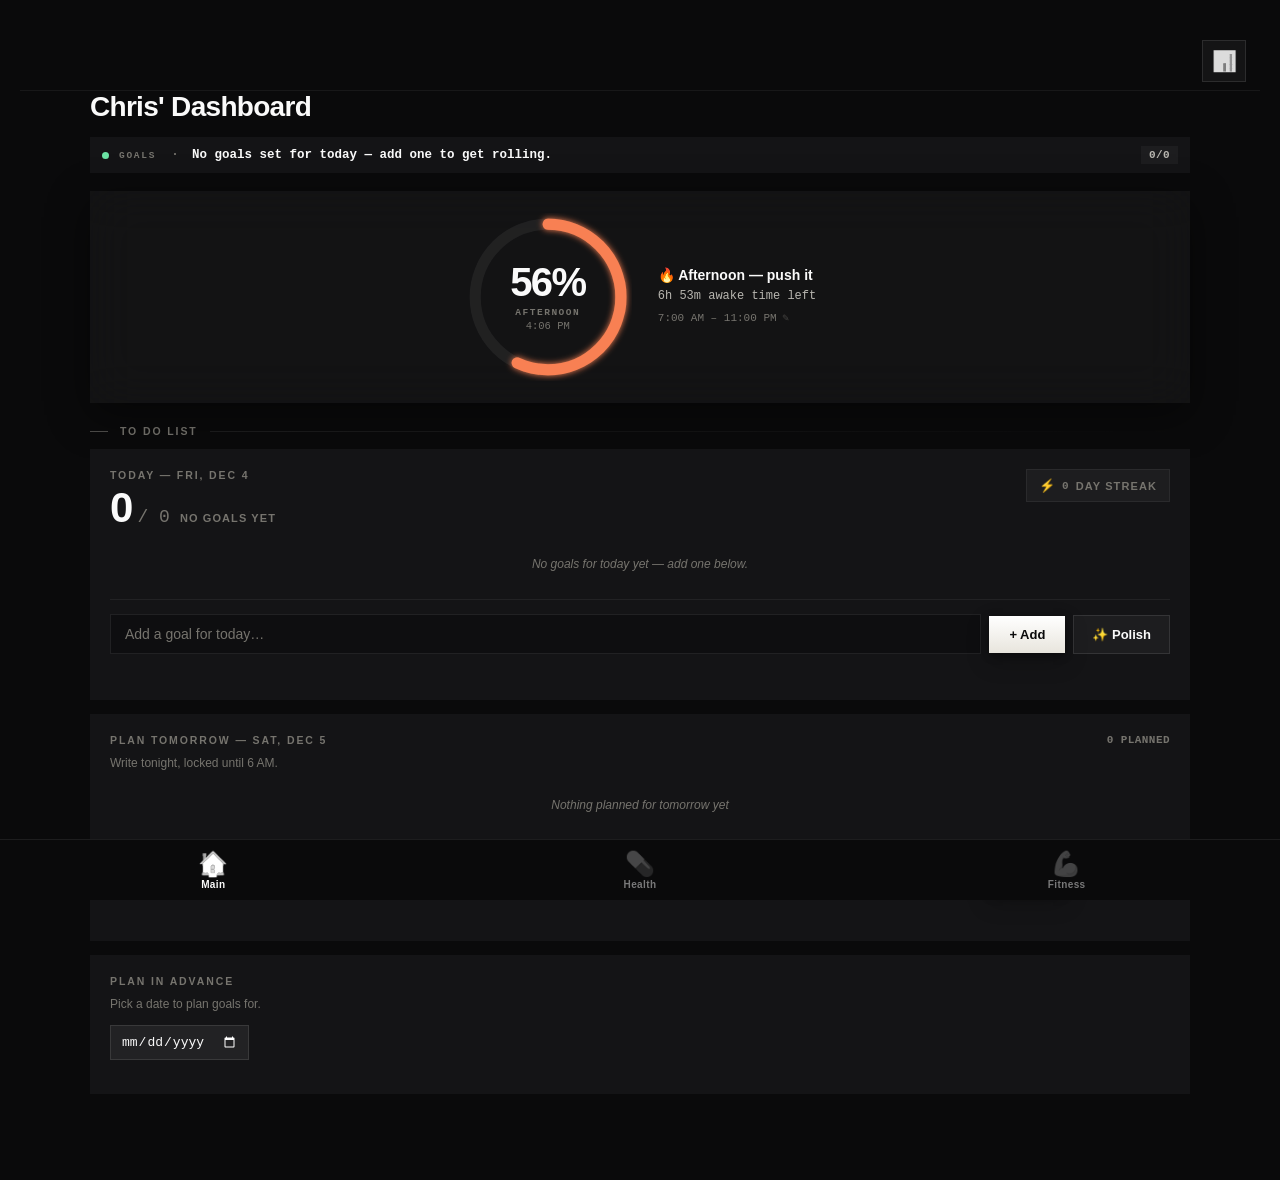
<file: index.html>
<!DOCTYPE html>
<html lang="en">
<head>
<meta charset="UTF-8">
<meta name="viewport" content="width=device-width, initial-scale=1, viewport-fit=cover">
<meta name="theme-color" content="#050506">
<link rel="manifest" href="/manifest.json">
<meta name="apple-mobile-web-app-capable" content="yes">
<meta name="apple-mobile-web-app-status-bar-style" content="black-translucent">
<meta name="apple-mobile-web-app-title" content="Dashboard">
<link rel="apple-touch-icon" href="/icon-180.png">
<title>Chris' Dashboard</title>
<script src="topbar.js" defer></script>
<style>
:root {
  --text-primary: #FAFAFA;
  --text-secondary: #B8B6B0;
  --text-tertiary: #76746E;
  --success: #6BE3A4;
  --warning: #F2C063;
  --danger: #FF6B6B;
  --font: -apple-system, BlinkMacSystemFont, "Inter", "Segoe UI", Roboto, Helvetica, Arial, sans-serif;
  --font-mono: ui-monospace, "SF Mono", Menlo, Consolas, monospace;
}

* { box-sizing: border-box; }
html, body {
  margin: 0; padding: 0;
  background: #050506;
  color: var(--text-secondary);
  font-family: var(--font);
  -webkit-font-smoothing: antialiased;
  -moz-osx-font-smoothing: grayscale;
  -webkit-text-size-adjust: 100%;
}
body {
  min-height: 100vh;
  position: relative;
  overflow-x: hidden;
  padding: max(28px, env(safe-area-inset-top)) 20px 60px;
}
body::before {
  content: '';
  position: fixed; inset: 0;
  background:
    radial-gradient(circle at 82% 14%, rgba(224, 118, 88, 0.16), transparent 45%),
    radial-gradient(circle at 18% 90%, rgba(180, 180, 200, 0.06), transparent 50%);
  filter: blur(40px);
  pointer-events: none;
  z-index: -2;
  animation: drift 36s ease-in-out infinite alternate;
}
body::after {
  content: '';
  position: fixed; inset: 0;
  background-image: radial-gradient(rgba(255,255,255,0.014) 1px, transparent 1px);
  background-size: 3px 3px;
  pointer-events: none;
  z-index: -1;
}
@keyframes drift {
  0%   { transform: translate3d(0,0,0); }
  100% { transform: translate3d(-22px, 14px, 0); }
}

.page {
  max-width: 1100px;
  margin: 0 auto;
}

/* ===== Component 1: page title ===== */
.dash-title {
  margin: 0 0 14px;
  font-size: 28px;
  font-weight: 700;
  letter-spacing: -0.025em;
  background: linear-gradient(180deg, #FFFFFF 0%, #C7C4BC 120%);
  -webkit-background-clip: text;
  background-clip: text;
  -webkit-text-fill-color: transparent;
  color: transparent;
}
@media (max-width: 480px) { .dash-title { font-size: 22px; } }

/* ===== Component 2: Goal Ticker ===== */
.ticker-row {
  display: grid;
  grid-template-columns: 1fr;
  gap: 4px;
  margin-bottom: 18px;
}
.goal-ticker {
  position: relative; overflow: hidden;
  display: flex; align-items: center; gap: 10px;
  padding: 7px 12px;
  border-radius: 12px;
  background:
    linear-gradient(180deg, rgba(0,0,0,0.42) 0%, rgba(0,0,0,0.30) 100%),
    repeating-linear-gradient(0deg, rgba(255,255,255,0.025) 0, rgba(255,255,255,0.025) 1px, transparent 1px, transparent 3px);
  box-shadow: inset 0 1px 0 rgba(255,255,255,0.04);
}
.goal-ticker::after {
  content: '';
  position: absolute; top: 0; bottom: 0;
  width: 30%;
  background: linear-gradient(90deg, transparent, rgba(255,255,255,0.04), transparent);
  pointer-events: none;
  animation: ticker-sweep 8s linear infinite;
}
@keyframes ticker-sweep {
  0%   { left: -40%; }
  100% { left: 110%; }
}
.goal-ticker-led { display: inline-flex; align-items: center; }
.goal-ticker-led-dot {
  width: 7px; height: 7px; border-radius: 50%;
  background: #6BE3A4;
  box-shadow: 0 0 8px rgba(107,227,164,0.7);
  animation: led-pulse 1.6s ease-in-out infinite;
}
@keyframes led-pulse {
  0%, 100% { opacity: 1; transform: scale(1); }
  50%      { opacity: 0.45; transform: scale(0.85); }
}
.goal-ticker-label {
  font-family: var(--font-mono);
  font-size: 9.5px; font-weight: 800;
  letter-spacing: 0.18em;
  color: var(--text-tertiary);
}
.goal-ticker-stage {
  position: relative; overflow: hidden;
  flex: 1; height: 22px;
}
.goal-ticker-row {
  position: absolute; inset: 0;
  display: flex; align-items: center; gap: 8px;
  font-family: var(--font-mono);
  font-size: 12.5px; font-weight: 600;
  font-variant-numeric: tabular-nums;
  color: var(--text-primary);
  white-space: nowrap;
  opacity: 1;
  transition: opacity 0.22s ease;
}
.goal-ticker-row.is-fading { opacity: 0; }
.goal-ticker-status {
  display: inline-flex; justify-content: center;
  width: 18px;
  color: var(--text-tertiary);
}
.goal-ticker-status[data-status="done"]    { color: var(--success); }
.goal-ticker-status[data-status="pending"] { color: var(--text-tertiary); }
.goal-ticker-text {
  flex: 1;
  overflow: hidden; text-overflow: ellipsis; white-space: nowrap;
}
.goal-ticker-meta {
  font-family: var(--font-mono);
  font-size: 11px; font-weight: 700;
  font-variant-numeric: tabular-nums;
  letter-spacing: 0.04em;
  color: var(--text-secondary);
  padding: 3px 8px;
  border-radius: 999px;
  background: rgba(255,255,255,0.04);
}
@media (max-width: 480px) {
  .goal-ticker { padding: 9px 12px; }
  .goal-ticker-label { font-size: 9px; letter-spacing: 0.14em; }
  .goal-ticker-row { font-size: 12px; }
  .goal-ticker-meta { font-size: 10px; padding: 2px 7px; }
}

/* ===== Component 3: Day Ring ===== */
.day-ring-wrap {
  display: flex; flex-wrap: wrap;
  align-items: center; justify-content: center;
  gap: 26px;
  padding: 22px;
  margin-bottom: 22px;
  border-radius: 16px;
  background: rgba(255, 255, 255, 0.04);
  backdrop-filter: blur(24px) saturate(1.2);
  -webkit-backdrop-filter: blur(24px) saturate(1.2);
  box-shadow: 0 12px 40px rgba(0,0,0,0.45);
}
.day-ring {
  position: relative;
  width: 168px; height: 168px;
  flex-shrink: 0;
}
.day-ring svg { width: 100%; height: 100%; display: block; }
.day-ring-track { fill: none; stroke: rgba(255,255,255,0.06); stroke-width: 8; }
.day-ring-fill {
  fill: none;
  stroke-width: 8;
  stroke-linecap: round;
  transform: rotate(-90deg);
  transform-origin: 60px 60px;
  transition: stroke 0.7s cubic-bezier(0.22, 1, 0.36, 1),
              stroke-dashoffset 0.7s cubic-bezier(0.22, 1, 0.36, 1);
}
.day-ring-overlay {
  position: absolute; inset: 0;
  display: flex; flex-direction: column;
  align-items: center; justify-content: center;
  pointer-events: none;
}
.day-ring-percent {
  font-size: 40px; font-weight: 800;
  font-variant-numeric: tabular-nums;
  letter-spacing: -0.04em;
  color: var(--text-primary);
  line-height: 1;
}
.day-ring-phase {
  margin-top: 5px;
  font-family: var(--font-mono);
  font-size: 9.5px; font-weight: 800;
  letter-spacing: 0.16em; text-transform: uppercase;
  color: var(--text-tertiary);
}
.day-ring-clock {
  font-family: var(--font-mono);
  font-size: 10.5px;
  color: var(--text-tertiary);
  margin-top: 2px;
}
.day-ring-text {
  display: flex; flex-direction: column;
  gap: 6px;
  max-width: 280px;
}
.day-ring-status { font-size: 14px; font-weight: 700; color: var(--text-primary); }
.day-ring-remaining { font-family: var(--font-mono); font-size: 12px; color: var(--text-secondary); }
.day-ring-hours { font-family: var(--font-mono); font-size: 11px; color: var(--text-tertiary); }
@media (max-width: 480px) {
  .day-ring { width: 144px; height: 144px; }
  .day-ring-percent { font-size: 32px; }
  .day-ring-status { font-size: 13px; }
}

/* ===== Component 4: section + To Do List ===== */
.section { margin-top: 8px; }
.section-title {
  font-size: 10.5px; font-weight: 700;
  letter-spacing: 0.18em; text-transform: uppercase;
  color: var(--text-tertiary);
  display: flex; align-items: center; gap: 12px;
  margin-bottom: 12px;
}
.section-title::before {
  content: ''; width: 18px; height: 1px;
  background: var(--text-tertiary); opacity: 0.6;
}
.section-title::after {
  content: ''; flex: 1; height: 1px;
  background: linear-gradient(90deg, rgba(255,255,255,0.08), transparent);
}

.gm-card {
  position: relative;
  background: rgba(255, 255, 255, 0.04);
  border-radius: 16px;
  padding: 20px;
  margin-bottom: 14px;
  backdrop-filter: blur(24px) saturate(1.2);
  -webkit-backdrop-filter: blur(24px) saturate(1.2);
  box-shadow: 0 12px 40px rgba(0,0,0,0.45);
  transition: background 0.4s;
  overflow: hidden;
}
.gm-card.gm-all-done::before {
  content: '';
  position: absolute; inset: 0;
  background: radial-gradient(circle at 50% 0%, rgba(107,227,164,0.10), transparent 60%);
  pointer-events: none;
}
.gm-card.gm-all-done .gm-progress-num,
.gm-card.gm-all-done .gm-progress-label { color: var(--success); }

.gm-header {
  display: flex; align-items: flex-start; justify-content: space-between;
  flex-wrap: wrap; gap: 12px;
  margin-bottom: 14px;
  position: relative;
}
.gm-header-left { display: flex; flex-direction: column; }
.gm-eyebrow {
  font-size: 10.5px; font-weight: 700;
  letter-spacing: 0.18em; text-transform: uppercase;
  color: var(--text-tertiary);
  margin-bottom: 6px;
}
.gm-progress-row { display: flex; align-items: baseline; gap: 6px; }
.gm-progress-num {
  font-size: 42px; font-weight: 700;
  font-variant-numeric: tabular-nums;
  letter-spacing: -0.045em;
  color: var(--text-primary);
  line-height: 1;
}
.gm-progress-total {
  font-family: var(--font-mono);
  font-size: 18px;
  color: var(--text-tertiary);
}
.gm-progress-label {
  font-size: 11px; font-weight: 600;
  letter-spacing: 0.10em; text-transform: uppercase;
  color: var(--text-tertiary);
  margin-left: 4px;
}
.gm-tomorrow-sub { font-size: 12px; color: var(--text-tertiary); margin-top: 4px; }
.gm-tomorrow-count {
  font-family: var(--font-mono);
  font-size: 11px; font-weight: 600;
  font-variant-numeric: tabular-nums;
  letter-spacing: 0.04em; text-transform: uppercase;
  color: var(--text-tertiary);
}
.gm-card-tomorrow .gm-progress-row { display: none; }
.gm-card-future   .gm-progress-row { display: none; }

/* ===== Plan-ahead date picker ===== */
.gm-future-picker-row {
  display: flex; align-items: center; gap: 8px;
  margin-bottom: 14px;
}
.gm-future-date-input {
  padding: 8px 10px;
  background: rgba(255,255,255,0.06);
  border: 1px solid rgba(255,255,255,0.10);
  border-radius: 8px;
  color: var(--text-primary);
  font-family: var(--font-mono); font-size: 13px;
  color-scheme: dark; outline: none; cursor: pointer;
}
.gm-future-date-input:focus { border-color: rgba(255,255,255,0.22); }
.gm-future-date-label {
  font-size: 13px; font-weight: 600; color: var(--text-secondary);
  margin-bottom: 12px;
}
.gm-future-content { display: none; }
.gm-future-content.has-date { display: block; }

.gm-streak {
  display: inline-flex; align-items: center; gap: 6px;
  padding: 8px 12px;
  border-radius: 999px;
  background: rgba(255,255,255,0.04);
  border: 1px solid rgba(255,255,255,0.06);
  color: var(--text-tertiary);
  font-size: 11px; font-weight: 600;
  letter-spacing: 0.10em; text-transform: uppercase;
  transition: background 0.25s, color 0.25s, border-color 0.25s;
}
.gm-streak-icon { font-size: 13px; }
.gm-streak-num {
  font-family: var(--font-mono);
  font-weight: 700;
  font-variant-numeric: tabular-nums;
}
.gm-streak.gm-streak-active {
  background: rgba(242,192,99,0.10);
  color: #F2C063;
  border-color: rgba(242,192,99,0.32);
}
.gm-streak.gm-streak-active .gm-streak-icon {
  filter: drop-shadow(0 0 6px rgba(242,192,99,0.6));
}

.gm-bar {
  display: flex; gap: 4px;
  height: 6px;
  margin-bottom: 16px;
}
.gm-bar:empty { display: none; }
.gm-bar-seg {
  flex: 1;
  background: rgba(255,255,255,0.06);
  border-radius: 3px;
  transition: background 0.3s, box-shadow 0.3s;
}
.gm-bar-seg-done {
  background: #6BE3A4;
  box-shadow: 0 0 6px rgba(107,227,164,0.40);
}

.goal-list { list-style: none; margin: 0; padding: 0; }
.empty-state {
  text-align: center;
  font-size: 12px; font-style: italic;
  color: var(--text-tertiary);
  padding: 14px 0;
}

.gm-row {
  display: flex; align-items: center; gap: 12px;
  padding: 12px 14px;
  margin-bottom: 6px;
  background: rgba(255,255,255,0.035);
  border: 1px solid rgba(255,255,255,0.06);
  border-radius: 12px;
  transition: background 0.2s, opacity 0.3s;
  position: relative;
}
.gm-row:hover { background: rgba(255,255,255,0.06); }
.gm-row.gm-row-done {
  opacity: 0.45;
  background: rgba(107,227,164,0.04);
}
.gm-row.gm-row-done .gm-text {
  text-decoration: line-through;
  text-decoration-color: rgba(255,255,255,0.4);
}
.gm-row.gm-row-queued {
  background: rgba(242,192,99,0.10);
  box-shadow: inset 3px 0 0 0 #F2C063;
}
.gm-row.gm-row-queued .gm-text { color: #FFE2A8; }
.gm-row.is-drag-over { border-top: 2px solid #6BE3A4; }
.gm-row.is-queue-flashing { animation: gm-queue-flash 0.48s ease-out; }
@keyframes gm-queue-flash {
  0%   { background: rgba(255,255,255,0.035); transform: scale(1); }
  40%  { background: rgba(242,192,99,0.32); transform: scale(1.015); }
  100% { background: rgba(255,255,255,0.035); transform: scale(1); }
}

.gm-handle {
  width: 14px; flex-shrink: 0;
  color: var(--text-tertiary);
  font-weight: 700; font-size: 14px;
  letter-spacing: -2px;
  cursor: grab;
  opacity: 0;
  transition: opacity 0.2s;
  user-select: none;
}
.gm-row:hover .gm-handle { opacity: 1; }
.gm-handle:active { cursor: grabbing; }

.gm-check {
  appearance: none; -webkit-appearance: none;
  width: 22px; height: 22px; flex-shrink: 0;
  margin: 0;
  border: 1.5px solid rgba(255,255,255,0.18);
  background: rgba(0,0,0,0.28);
  border-radius: 7px;
  position: relative;
  cursor: pointer;
  transition: background 0.2s, border-color 0.2s, box-shadow 0.25s;
}
.gm-check:checked {
  background: #6BE3A4;
  border-color: #6BE3A4;
  box-shadow: 0 0 12px rgba(107,227,164,0.40);
}
.gm-check:checked::after {
  content: '';
  position: absolute; left: 6px; top: 2px;
  width: 6px; height: 11px;
  border: solid #0A0A0B;
  border-width: 0 2.5px 2.5px 0;
  transform: rotate(45deg);
  animation: gm-check-pop 0.28s cubic-bezier(0.34, 1.56, 0.64, 1);
}
@keyframes gm-check-pop {
  from { transform: rotate(45deg) scale(0); }
  to   { transform: rotate(45deg) scale(1); }
}
.gm-check:disabled { cursor: not-allowed; opacity: 0.55; }

.gm-text {
  flex: 1;
  font-size: 14px;
  color: var(--text-primary);
  cursor: text;
  outline: none;
  border-radius: 4px;
  padding: 2px 4px;
  margin: -2px -4px;
}
.gm-text[contenteditable="true"] {
  outline: 1px solid rgba(255,255,255,0.18);
  background: rgba(0,0,0,0.28);
}

.gm-queue-btn {
  border: 0; background: transparent;
  color: var(--text-tertiary);
  font-size: 14px;
  cursor: pointer;
  padding: 4px 6px;
  border-radius: 6px;
  opacity: 0.55;
  transition: opacity 0.2s, color 0.2s, transform 0.1s;
}
.gm-queue-btn:hover { opacity: 1; }
.gm-queue-btn.gm-queue-active {
  color: #F2C063;
  opacity: 1;
  filter: drop-shadow(0 0 4px rgba(242,192,99,0.65));
}
.gm-queue-btn:disabled { cursor: not-allowed; opacity: 0.3; }

.goal-delete {
  border: 0; background: transparent;
  color: var(--text-tertiary);
  font-size: 18px;
  cursor: pointer;
  padding: 0 4px;
  opacity: 0.5;
  transition: opacity 0.2s, color 0.2s;
}
.gm-row:hover .goal-delete { opacity: 1; }
.goal-delete:hover { color: var(--danger); }

.gm-show-toggle {
  width: 100%;
  margin: 6px 0 0;
  padding: 9px;
  border: 1px dashed rgba(255,255,255,0.12);
  border-radius: 10px;
  background: transparent;
  color: var(--text-tertiary);
  font-family: inherit;
  font-size: 11px; font-weight: 600;
  letter-spacing: 0.06em; text-transform: uppercase;
  cursor: pointer;
  transition: color 0.2s, border-color 0.2s;
}
.gm-show-toggle:hover { color: var(--text-primary); border-color: rgba(255,255,255,0.22); }

.gm-push-btn {
  width: 100%;
  margin-top: 14px;
  padding: 11px;
  border: 1px dashed rgba(255,255,255,0.16);
  border-radius: 12px;
  background: transparent;
  color: var(--text-tertiary);
  font-family: inherit;
  font-size: 11px; font-weight: 700;
  letter-spacing: 0.10em; text-transform: uppercase;
  cursor: pointer;
  transition: color 0.2s, border-color 0.2s, background 0.2s;
}
.gm-push-btn:hover {
  color: var(--text-primary);
  border-color: rgba(255,255,255,0.30);
  border-style: solid;
  background: rgba(255,255,255,0.04);
}

.goal-input-wrap.gm-input-wrap {
  display: flex; gap: 8px; align-items: center; flex-wrap: wrap;
  margin-top: 14px;
  padding-top: 14px;
  border-top: 1px solid rgba(255,255,255,0.06);
}
.gm-input {
  flex: 1; min-width: 0;
  padding: 11px 14px;
  border: 1px solid rgba(255,255,255,0.08);
  border-radius: 12px;
  background: rgba(0,0,0,0.28);
  color: var(--text-primary);
  font-family: inherit; font-size: 14px;
  outline: none;
  transition: border-color 0.2s, background 0.2s;
}
.gm-input::placeholder { color: var(--text-tertiary); }
.gm-input:focus { border-color: rgba(255,255,255,0.28); background: rgba(0,0,0,0.36); }

.gm-add {
  padding: 11px 20px;
  border: 0; border-radius: 12px;
  background: linear-gradient(180deg, #FFFFFF 0%, #E8E5DD 100%);
  color: #0A0A0B;
  font-family: inherit; font-size: 13px; font-weight: 700;
  cursor: pointer;
  box-shadow:
    inset 0 1px 0 rgba(255,255,255,0.9),
    0 2px 8px rgba(0,0,0,0.35),
    0 8px 22px rgba(0,0,0,0.25);
  transition: transform 0.1s, filter 0.15s;
}
.gm-add:hover { filter: brightness(1.06); transform: translateY(-1px); }
.gm-add:active { transform: translateY(0); }

.gm-polish {
  padding: 11px 18px;
  border: 1px solid rgba(255,255,255,0.10);
  border-radius: 12px;
  background: rgba(255,255,255,0.04);
  color: var(--text-primary);
  font-family: inherit; font-size: 13px; font-weight: 600;
  cursor: pointer;
  transition: background 0.15s, border-color 0.15s;
}
.gm-polish:hover {
  background: rgba(255,255,255,0.07);
  border-color: rgba(255,255,255,0.18);
}

.gm-status {
  flex-basis: 100%;
  font-size: 11px;
  color: var(--text-tertiary);
  min-height: 14px;
  margin-top: 4px;
}
.gm-status.gm-status-error { color: var(--danger); }

@media (max-width: 480px) {
  body { padding: max(20px, env(safe-area-inset-top)) 14px 50px; }
  .gm-card { padding: 16px; }
  .gm-progress-num { font-size: 36px; }
}

/* ===== Future goals reminder ticker ===== */
.fut-reminder {
  display: flex; align-items: center; gap: 12px;
  padding: 10px 14px; margin-bottom: 14px;
  background: rgba(107, 227, 164, 0.06);
  border: 1px solid rgba(107, 227, 164, 0.14);
  border-radius: 12px;
  font-family: var(--font-mono); font-size: 12px;
  overflow: hidden; position: relative; min-height: 38px;
  transition: opacity 0.3s;
}
.fut-reminder.hidden { display: none; }
.fut-tag {
  font-size: 9px; letter-spacing: 0.16em; font-weight: 800;
  text-transform: uppercase; color: var(--success);
  padding: 3px 8px; background: rgba(107,227,164,0.10); border-radius: 999px;
  flex-shrink: 0; white-space: nowrap;
}
.fut-stream {
  flex: 1; min-width: 0; position: relative; overflow: hidden; height: 18px;
}
.fut-item {
  position: absolute; inset: 0;
  display: flex; align-items: center; gap: 10px;
  opacity: 0; transform: translateY(8px);
  transition: opacity 0.35s, transform 0.35s;
  white-space: nowrap; overflow: hidden;
}
.fut-item.active { opacity: 1; transform: translateY(0); }
.fut-item-text {
  font-weight: 700; color: var(--text-primary); letter-spacing: 0.02em;
  overflow: hidden; text-overflow: ellipsis; max-width: 58%;
}
.fut-item-when {
  color: var(--text-tertiary); font-size: 10px;
  letter-spacing: 0.08em; text-transform: uppercase; flex-shrink: 0;
}
.fut-dots { display: flex; gap: 4px; align-items: center; flex-shrink: 0; }
.fut-dot {
  width: 5px; height: 5px; border-radius: 50%;
  background: rgba(255,255,255,0.15); transition: background 0.2s;
}
.fut-dot.active { background: var(--success); }
.fut-count { font-size: 10px; color: var(--text-tertiary); letter-spacing: 0.04em; white-space: nowrap; }

/* ===== Day Ring hours editor ===== */
.day-ring-hours-btn {
  display: inline-flex; align-items: center; gap: 5px;
  font-family: var(--font-mono); font-size: 11px; color: var(--text-tertiary);
  background: none; border: none; cursor: pointer; padding: 3px 0;
  -webkit-tap-highlight-color: transparent; transition: color 0.15s;
}
.day-ring-hours-btn:hover { color: var(--text-secondary); }
.day-ring-hours-edit-icon { font-size: 9px; opacity: 0.5; }
.day-ring-hours-edit {
  margin-top: 10px;
  background: rgba(255,255,255,0.05);
  border: 1px solid rgba(255,255,255,0.10);
  border-radius: 10px;
  padding: 12px 14px;
  width: 100%;
}
.day-ring-hours-edit-row {
  display: flex; align-items: flex-end; gap: 10px; flex-wrap: wrap;
  margin-bottom: 10px;
}
.dr-time-label {
  display: flex; flex-direction: column; gap: 4px;
  font-family: var(--font-mono); font-size: 9px; font-weight: 700;
  letter-spacing: 0.10em; text-transform: uppercase; color: var(--text-tertiary);
}
.dr-time-input {
  padding: 7px 8px;
  background: rgba(0,0,0,0.35);
  border: 1px solid rgba(255,255,255,0.10);
  border-radius: 6px;
  color: var(--text-primary);
  font-family: var(--font-mono); font-size: 13px;
  color-scheme: dark; outline: none;
}
.dr-time-sep { font-size: 14px; color: var(--text-tertiary); padding-bottom: 7px; }
.day-ring-hours-edit-btns { display: flex; gap: 6px; }
.dr-save-btn {
  padding: 7px 16px; background: #E07658;
  color: #fff; border: none; border-radius: 6px;
  font-size: 12px; font-weight: 600; cursor: pointer; font-family: inherit;
  transition: opacity 0.15s;
}
.dr-save-btn:hover { opacity: 0.88; }
.dr-cancel-btn {
  padding: 7px 12px; background: rgba(255,255,255,0.05);
  color: var(--text-secondary); border: 1px solid rgba(255,255,255,0.08);
  border-radius: 6px; font-size: 12px; cursor: pointer; font-family: inherit;
}
</style>
<link rel="stylesheet" href="/theme-sharp.css">
</head>
<body>
<div class="page">

  <h1 class="dash-title">Chris' Dashboard</h1>

  <!-- ===== FUTURE GOALS REMINDER ===== -->
  <div class="fut-reminder hidden" id="futReminder">
    <span class="fut-tag">PLANNED</span>
    <div class="fut-stream" id="futStream"></div>
    <div class="fut-dots" id="futDots"></div>
  </div>

  <div class="ticker-row">
    <div class="goal-ticker" id="goalTicker" aria-live="polite" aria-atomic="true">
      <div class="goal-ticker-led"><span class="goal-ticker-led-dot"></span></div>
      <div class="goal-ticker-label">GOALS</div>
      <div class="goal-ticker-stage" id="goalTickerStage">
        <div class="goal-ticker-row">
          <span class="goal-ticker-status" data-status="">—</span>
          <span class="goal-ticker-text">Loading…</span>
        </div>
      </div>
      <div class="goal-ticker-meta" id="goalTickerMeta">0/0</div>
    </div>
  </div>

  <div class="day-ring-wrap">
    <div class="day-ring">
      <svg viewBox="0 0 120 120">
        <defs>
          <filter id="dayRingGlow" x="-20%" y="-20%" width="140%" height="140%">
            <feGaussianBlur stdDeviation="2.4" result="b" />
            <feMerge><feMergeNode in="b"/><feMergeNode in="SourceGraphic"/></feMerge>
          </filter>
        </defs>
        <circle class="day-ring-track" cx="60" cy="60" r="52" />
        <circle class="day-ring-fill"  cx="60" cy="60" r="52" id="dayRingFill" filter="url(#dayRingGlow)" />
      </svg>
      <div class="day-ring-overlay">
        <div class="day-ring-percent" id="dayRingPercent">—</div>
        <div class="day-ring-phase"   id="dayRingPhase">—</div>
        <div class="day-ring-clock"   id="dayRingClock">—</div>
      </div>
    </div>
    <div class="day-ring-text">
      <div class="day-ring-status"    id="dayRingStatus">Loading…</div>
      <div class="day-ring-remaining" id="dayRingRemaining">—</div>
      <button class="day-ring-hours-btn" id="dayRingHoursBtn" aria-label="Edit waking hours">
        <span id="dayRingHoursLabel">7:00 AM – 11:00 PM</span>
        <span class="day-ring-hours-edit-icon">✎</span>
      </button>
      <div class="day-ring-hours-edit" id="dayRingHoursEdit" hidden>
        <div class="day-ring-hours-edit-row">
          <label class="dr-time-label">Wake up<input type="time" id="drWakeInput" class="dr-time-input" value="07:00"></label>
          <span class="dr-time-sep">→</span>
          <label class="dr-time-label">Sleep<input type="time" id="drSleepInput" class="dr-time-input" value="23:00"></label>
        </div>
        <div class="day-ring-hours-edit-btns">
          <button class="dr-save-btn" id="drSaveBtn">Save</button>
          <button class="dr-cancel-btn" id="drCancelBtn">Cancel</button>
        </div>
      </div>
    </div>
  </div>

  <div class="section">
    <div class="section-title">To Do List</div>

    <!-- TODAY -->
    <div class="gm-card" id="gmCardToday">
      <div class="gm-header">
        <div class="gm-header-left">
          <div class="gm-eyebrow" id="todayLabel">Today —</div>
          <div class="gm-progress-row">
            <span class="gm-progress-num"   id="gmProgressNum">0</span>
            <span class="gm-progress-total" id="gmProgressTotal">/ 0</span>
            <span class="gm-progress-label" id="gmProgressLabel">no goals yet</span>
          </div>
        </div>
        <div class="gm-streak" id="gmStreak">
          <span class="gm-streak-icon">⚡</span>
          <span class="gm-streak-num" id="gmStreakNum">0</span>
          <span>day streak</span>
        </div>
      </div>
      <div class="gm-bar" id="gmBar"></div>
      <ul id="goalList" class="goal-list gm-list"></ul>
      <div id="emptyState" class="empty-state">No goals for today yet — add one below.</div>
      <button type="button" id="gmPushBtn" class="gm-push-btn" style="display:none;">Push remaining to tomorrow</button>
      <div class="goal-input-wrap gm-input-wrap">
        <input id="goalInput" class="gm-input" type="text" placeholder="Add a goal for today…" autocomplete="off">
        <button type="button" id="goalAddBtn"    class="gm-add">+ Add</button>
        <button type="button" id="goalPolishBtn" class="gm-polish">✨ Polish</button>
        <div class="gm-status" id="polishStatus"></div>
      </div>
    </div>

    <!-- PLAN TOMORROW -->
    <div class="gm-card gm-card-tomorrow" id="gmCardTomorrow">
      <div class="gm-header">
        <div class="gm-header-left">
          <div class="gm-eyebrow" id="tomorrowLabel">Plan tomorrow —</div>
          <div class="gm-tomorrow-sub">Write tonight, locked until 6 AM.</div>
        </div>
        <div class="gm-tomorrow-count" id="gmTomorrowCount">0 planned</div>
      </div>
      <ul id="tomorrowList" class="goal-list gm-list"></ul>
      <div id="tomorrowEmpty" class="empty-state">Nothing planned for tomorrow yet</div>
      <div class="goal-input-wrap gm-input-wrap">
        <input id="tomorrowInput" class="gm-input" type="text" placeholder="Add a goal for tomorrow…" autocomplete="off">
        <button type="button" id="tomorrowAddBtn"    class="gm-add">+ Add</button>
        <button type="button" id="tomorrowPolishBtn" class="gm-polish">✨ Polish</button>
        <div class="gm-status" id="tomorrowStatus"></div>
      </div>
    </div>

    <!-- PLAN IN ADVANCE -->
    <div class="gm-card gm-card-future" id="gmCardFuture">
      <div class="gm-header">
        <div class="gm-header-left">
          <div class="gm-eyebrow">Plan in advance</div>
          <div class="gm-tomorrow-sub" id="futureSub">Pick a date to plan goals for.</div>
        </div>
        <span class="gm-tomorrow-count" id="gmFutureCount" style="visibility:hidden">0 planned</span>
      </div>
      <div class="gm-future-picker-row">
        <input type="date" id="futureDatePicker" class="gm-future-date-input">
      </div>
      <div class="gm-future-content" id="futureContent">
        <ul id="futureList" class="goal-list gm-list"></ul>
        <div id="futureEmpty" class="empty-state">Nothing planned for this date yet</div>
        <div class="goal-input-wrap gm-input-wrap">
          <input id="futureInput" class="gm-input" type="text" placeholder="Add a goal for this date…" autocomplete="off">
          <button type="button" id="futureAddBtn" class="gm-add">+ Add</button>
        </div>
      </div>
    </div>
  </div>

</div>

<script>
(function () {
  'use strict';

  // Paste your Anthropic key here to enable ✨ Polish. Empty = falls back to plain add.
  const ANTHROPIC_API_KEY = '';

  function loadDayHours() {
    const saved = storeGet('day_ring_hours');
    return {
      wake:  (saved && saved.wake)  ? saved.wake  : '07:00',
      sleep: (saved && saved.sleep) ? saved.sleep : '23:00'
    };
  }
  function timeStrToH(t) {
    const parts = String(t || '').split(':');
    return Number(parts[0]) + (Number(parts[1]) || 0) / 60;
  }
  const _dh = loadDayHours();
  let WAKE_HOUR  = timeStrToH(_dh.wake);
  let SLEEP_HOUR = timeStrToH(_dh.sleep);

  // ---------- storage helpers ----------
  function storeGet(key) {
    try { return JSON.parse(localStorage.getItem(key)); } catch (e) { return null; }
  }
  function storeSet(key, value) {
    try { localStorage.setItem(key, JSON.stringify(value)); } catch (e) {}
    if (typeof key === 'string' && key.indexOf('goals:') === 0) {
      window.dispatchEvent(new CustomEvent('goals-changed'));
    }
  }
  function storeDelete(key) { try { localStorage.removeItem(key); } catch (e) {} }
  function storeListKeys(prefix) {
    const out = [];
    for (let i = 0; i < localStorage.length; i++) {
      const k = localStorage.key(i);
      if (k && k.indexOf(prefix) === 0) out.push(k);
    }
    return out;
  }

  // ---------- date helpers ----------
  function pad2(n) { return String(n).padStart(2, '0'); }
  function dateToKey(d) { return d.getFullYear() + '-' + pad2(d.getMonth() + 1) + '-' + pad2(d.getDate()); }
  function getActiveDateString() {
    const now = new Date();
    if (now.getHours() < 6) {
      const d = new Date(now);
      d.setDate(d.getDate() - 1);
      return dateToKey(d);
    }
    return dateToKey(now);
  }
  function getTomorrowDateString() {
    const now = new Date();
    const d = new Date(now);
    if (now.getHours() >= 6) d.setDate(d.getDate() + 1);
    return dateToKey(d);
  }
  function formatDate(yyyy_mm_dd) {
    const parts = yyyy_mm_dd.split('-').map(Number);
    const d = new Date(parts[0], parts[1] - 1, parts[2]);
    const wk = ['Sun','Mon','Tue','Wed','Thu','Fri','Sat'][d.getDay()];
    const mo = ['Jan','Feb','Mar','Apr','May','Jun','Jul','Aug','Sep','Oct','Nov','Dec'][d.getMonth()];
    return wk + ', ' + mo + ' ' + d.getDate();
  }

  function todayKey()    { return 'goals:' + getActiveDateString(); }
  function tomorrowKey() { return 'goals:' + getTomorrowDateString(); }

  function getGoals(key) {
    const g = storeGet(key);
    return Array.isArray(g) ? g : [];
  }
  function setGoals(key, list) { storeSet(key, list); }

  // ---------- rollover: pull undone older goals into today ----------
  function rollover() {
    const todayDateStr = getActiveDateString();
    const todayK = 'goals:' + todayDateStr;
    let today = getGoals(todayK);
    const texts = new Set(today.map(g => g.text));

    storeListKeys('goals:').forEach(k => {
      const dateStr = k.slice('goals:'.length);
      if (dateStr >= todayDateStr) return;
      const old = getGoals(k);
      old.forEach(g => {
        if (!g.done && g.text && !texts.has(g.text)) {
          today.push({ text: g.text, done: false });
          texts.add(g.text);
        }
      });
      storeDelete(k);
    });
    setGoals(todayK, today);
  }

  // ---------- streak ----------
  function loadStreak() {
    const s = storeGet('goal_streak_v1');
    if (s && typeof s.count === 'number') return s;
    return { count: 0, lastProcessedDate: '' };
  }
  function saveStreak(s) { storeSet('goal_streak_v1', s); }

  function processStreak() {
    const s = loadStreak();
    const todayDateStr = getActiveDateString();
    const keys = storeListKeys('goals:')
      .map(k => k.slice('goals:'.length))
      .filter(d => d < todayDateStr)
      .sort();
    keys.forEach(dateStr => {
      if (s.lastProcessedDate && dateStr <= s.lastProcessedDate) return;
      const list = getGoals('goals:' + dateStr);
      if (list.length === 0) { /* don't break the streak on empty days */ }
      else if (list.every(g => g.done)) s.count += 1;
      else s.count = 0;
      s.lastProcessedDate = dateStr;
    });
    saveStreak(s);
  }

  // ---------- Goal Ticker ----------
  const tickerStage = document.getElementById('goalTickerStage');
  const tickerMeta  = document.getElementById('goalTickerMeta');
  let cycleIdx = 0;
  let tickerTimer = null;

  function buildTickerItems() {
    const goals = getGoals(todayKey());
    const total = goals.length;
    const done  = goals.filter(g => g.done).length;
    if (total === 0) return { items: [{ status: 'empty',   text: 'No goals set for today — add one to get rolling.' }], done, total };
    if (done === total) return { items: [{ status: 'done', text: '✓ All goals done — solid day.' }], done, total };
    const items = goals.filter(g => !g.done).map(g => ({ status: 'pending', text: g.text }));
    return { items, done, total };
  }

  function statusGlyph(status) {
    if (status === 'done') return '✓';
    if (status === 'pending') return '○';
    return '·';
  }

  let firstTick = true;
  function tick() {
    const { items, done, total } = buildTickerItems();
    if (cycleIdx >= items.length) cycleIdx = 0;
    const item = items[cycleIdx];
    cycleIdx = (cycleIdx + 1) % items.length;
    tickerMeta.textContent = done + '/' + total;

    let row = tickerStage.querySelector('.goal-ticker-row');
    if (!row) {
      row = document.createElement('div');
      row.className = 'goal-ticker-row';
      row.innerHTML =
        '<span class="goal-ticker-status"></span>' +
        '<span class="goal-ticker-text"></span>';
      tickerStage.appendChild(row);
    }

    const statusEl = row.querySelector('.goal-ticker-status');
    const textEl   = row.querySelector('.goal-ticker-text');

    const apply = () => {
      statusEl.setAttribute('data-status', item.status);
      statusEl.textContent = statusGlyph(item.status);
      textEl.textContent = item.text;
      row.classList.remove('is-fading');
    };

    if (firstTick) { apply(); firstTick = false; return; }
    row.classList.add('is-fading');
    setTimeout(apply, 220);
  }

  function startTicker() {
    tick();
    if (tickerTimer) clearInterval(tickerTimer);
    tickerTimer = setInterval(tick, 5000);
  }

  window.addEventListener('goals-changed', () => {
    cycleIdx = 0;
    tick();
  });

  // ---------- Day Ring ----------
  const PALETTE = [
    [0,    [255, 216, 158]],
    [12.5, [255, 205, 121]],
    [25,   [255, 227, 143]],
    [37.5, [255, 183, 106]],
    [50,   [255, 149,  89]],
    [62.5, [243, 111,  79]],
    [75,   [226,  93, 122]],
    [87.5, [123,  91, 176]],
    [100,  [ 47,  58, 102]]
  ];
  function lerp(a, b, t) { return a + (b - a) * t; }
  function paletteAt(p) {
    if (p <= PALETTE[0][0]) return PALETTE[0][1];
    if (p >= PALETTE[PALETTE.length - 1][0]) return PALETTE[PALETTE.length - 1][1];
    for (let i = 0; i < PALETTE.length - 1; i++) {
      const [p0, c0] = PALETTE[i];
      const [p1, c1] = PALETTE[i + 1];
      if (p >= p0 && p <= p1) {
        const t = (p - p0) / (p1 - p0);
        return [lerp(c0[0], c1[0], t), lerp(c0[1], c1[1], t), lerp(c0[2], c1[2], t)];
      }
    }
    return [255,255,255];
  }
  function rgb(c) { return 'rgb(' + Math.round(c[0]) + ',' + Math.round(c[1]) + ',' + Math.round(c[2]) + ')'; }

  function formatClock(d) {
    let h = d.getHours();
    const m = d.getMinutes();
    const ampm = h >= 12 ? 'PM' : 'AM';
    h = h % 12;
    if (h === 0) h = 12;
    return h + ':' + pad2(m) + ' ' + ampm;
  }
  function formatRemaining(totalMin) {
    const h = Math.floor(totalMin / 60);
    const m = Math.floor(totalMin % 60);
    return h + 'h ' + m + 'm';
  }

  const C = 2 * Math.PI * 52;
  const fillEl = document.getElementById('dayRingFill');
  fillEl.setAttribute('stroke-dasharray', C);
  fillEl.setAttribute('stroke-dashoffset', C);

  function updateDayRing() {
    const now = new Date();
    const hours = now.getHours() + now.getMinutes() / 60 + now.getSeconds() / 3600;
    const percentEl   = document.getElementById('dayRingPercent');
    const phaseEl     = document.getElementById('dayRingPhase');
    const clockEl     = document.getElementById('dayRingClock');
    const statusEl    = document.getElementById('dayRingStatus');
    const remainingEl = document.getElementById('dayRingRemaining');

    clockEl.textContent = formatClock(now);

    if (hours < WAKE_HOUR) {
      fillEl.setAttribute('stroke-dashoffset', C);
      fillEl.style.stroke = '#4D4B47';
      percentEl.textContent = '—';
      phaseEl.textContent   = 'SLEEPING';
      statusEl.textContent  = '😴 Still sleeping';
      const minsUntil = (WAKE_HOUR - hours) * 60;
      remainingEl.textContent = formatRemaining(minsUntil) + ' until wake-up';
      return;
    }

    if (hours >= SLEEP_HOUR) {
      fillEl.setAttribute('stroke-dashoffset', 0);
      fillEl.style.stroke = '#E25D7A';
      percentEl.textContent = '100%';
      phaseEl.textContent   = 'PAST BEDTIME';
      statusEl.textContent  = '⚠️ Past bedtime';
      remainingEl.textContent = 'Sleep!';
      return;
    }

    const span = SLEEP_HOUR - WAKE_HOUR;
    const percent = (hours - WAKE_HOUR) / span * 100;
    fillEl.setAttribute('stroke-dashoffset', C * (1 - percent / 100));
    fillEl.style.stroke = rgb(paletteAt(percent));
    percentEl.textContent = Math.floor(percent) + '%';

    let phase, status;
    if (percent < 25)      { phase = 'MORNING';   status = '☀️ Morning — fresh start'; }
    else if (percent < 50) { phase = 'MIDDAY';    status = '⚡ Midday — keep moving'; }
    else if (percent < 75) { phase = 'AFTERNOON'; status = '🔥 Afternoon — push it'; }
    else if (percent < 90) { phase = 'EVENING';   status = '⏳ Evening — wrap up'; }
    else                   { phase = 'BEDTIME';   status = '🌙 Bedtime soon'; }
    phaseEl.textContent  = phase;
    statusEl.textContent = status;

    const minsLeft = (SLEEP_HOUR - hours) * 60;
    remainingEl.textContent = formatRemaining(minsLeft) + ' awake time left';
  }

  // ---------- Day Ring hours editor ----------
  function hToTimeStr(h) {
    const totalMins = Math.round(h * 60);
    const hh = Math.floor(totalMins / 60) % 24;
    const mm = totalMins % 60;
    return String(hh).padStart(2, '0') + ':' + String(mm).padStart(2, '0');
  }
  function fmtHour(h) {
    const totalMins = Math.round(h * 60);
    const hh = Math.floor(totalMins / 60) % 24;
    const mm = totalMins % 60;
    const ampm = hh >= 12 ? 'PM' : 'AM';
    const h12 = hh % 12 || 12;
    return h12 + ':' + String(mm).padStart(2, '0') + ' ' + ampm;
  }
  function updateHoursLabel() {
    const el = document.getElementById('dayRingHoursLabel');
    if (el) el.textContent = fmtHour(WAKE_HOUR) + ' – ' + fmtHour(SLEEP_HOUR);
  }
  (function () {
    const btn       = document.getElementById('dayRingHoursBtn');
    const edit      = document.getElementById('dayRingHoursEdit');
    const wakeIn    = document.getElementById('drWakeInput');
    const sleepIn   = document.getElementById('drSleepInput');
    const saveBtn   = document.getElementById('drSaveBtn');
    const cancelBtn = document.getElementById('drCancelBtn');
    if (!btn || !edit) return;

    btn.addEventListener('click', function () {
      if (!edit.hidden) { edit.hidden = true; return; }
      wakeIn.value  = hToTimeStr(WAKE_HOUR);
      sleepIn.value = hToTimeStr(SLEEP_HOUR);
      edit.hidden = false;
      wakeIn.focus();
    });

    saveBtn.addEventListener('click', function () {
      const w = timeStrToH(wakeIn.value);
      const s = timeStrToH(sleepIn.value);
      if (isNaN(w) || isNaN(s) || s <= w) return;
      WAKE_HOUR  = w;
      SLEEP_HOUR = s;
      storeSet('day_ring_hours', { wake: wakeIn.value, sleep: sleepIn.value });
      updateHoursLabel();
      updateDayRing();
      edit.hidden = true;
    });

    cancelBtn.addEventListener('click', function () { edit.hidden = true; });
  })();
  updateHoursLabel();

  // ---------- Row building ----------
  function makeInlineEdit(textEl, goals, idx, key, reload) {
    textEl.addEventListener('click', () => {
      if (textEl.getAttribute('contenteditable') === 'true') return;
      const original = textEl.textContent;
      textEl.setAttribute('contenteditable', 'true');
      textEl.focus();
      const range = document.createRange();
      range.selectNodeContents(textEl);
      range.collapse(false);
      const sel = window.getSelection();
      sel.removeAllRanges(); sel.addRange(range);

      function commit() {
        const next = textEl.textContent.trim();
        textEl.removeAttribute('contenteditable');
        if (next && next !== original) {
          const list = getGoals(key);
          if (list[idx]) { list[idx].text = next; setGoals(key, list); }
          reload();
        } else {
          textEl.textContent = original;
        }
      }
      function cancel() {
        textEl.removeAttribute('contenteditable');
        textEl.textContent = original;
      }
      textEl.addEventListener('blur', commit, { once: true });
      textEl.addEventListener('keydown', function onKey(e) {
        if (e.key === 'Enter') { e.preventDefault(); textEl.removeEventListener('keydown', onKey); textEl.blur(); }
        else if (e.key === 'Escape') { e.preventDefault(); textEl.removeEventListener('keydown', onKey); cancel(); }
      });
    });
  }

  function wireDragReorder(row, listEl, key, reload) {
    row.setAttribute('draggable', 'true');
    row.addEventListener('dragstart', (e) => {
      e.dataTransfer.effectAllowed = 'move';
      e.dataTransfer.setData('text/plain', row.dataset.idx);
    });
    row.addEventListener('dragover', (e) => {
      e.preventDefault();
      row.classList.add('is-drag-over');
    });
    row.addEventListener('dragleave', () => row.classList.remove('is-drag-over'));
    row.addEventListener('drop', (e) => {
      e.preventDefault();
      row.classList.remove('is-drag-over');
      const from = parseInt(e.dataTransfer.getData('text/plain'), 10);
      const to   = parseInt(row.dataset.idx, 10);
      if (isNaN(from) || isNaN(to) || from === to) return;
      const list = getGoals(key);
      const [moved] = list.splice(from, 1);
      list.splice(to, 0, moved);
      setGoals(key, list);
      reload();
    });
  }

  function buildGoalRow(goal, idx, key, readOnly, reload) {
    const li = document.createElement('li');
    li.className = 'gm-row';
    li.dataset.idx = String(idx);
    if (goal.done) li.classList.add('gm-row-done');
    if (goal.queued) li.classList.add('gm-row-queued');

    const handle = document.createElement('span');
    handle.className = 'gm-handle';
    handle.textContent = '⋮⋮';
    li.appendChild(handle);

    const cb = document.createElement('input');
    cb.type = 'checkbox';
    cb.className = 'gm-check';
    cb.checked = !!goal.done;
    if (readOnly) { cb.disabled = true; cb.title = 'Activates at 6 AM tomorrow'; }
    cb.addEventListener('change', () => {
      const list = getGoals(key);
      if (!list[idx]) return;
      list[idx].done = cb.checked;
      if (cb.checked) list[idx].doneAt = Date.now();
      else delete list[idx].doneAt;
      setGoals(key, list);
      reload();
    });
    li.appendChild(cb);

    const text = document.createElement('span');
    text.className = 'gm-text';
    text.textContent = goal.text;
    li.appendChild(text);
    makeInlineEdit(text, null, idx, key, reload);

    const queueBtn = document.createElement('button');
    queueBtn.type = 'button';
    queueBtn.className = 'gm-queue-btn' + (goal.queued ? ' gm-queue-active' : '');
    queueBtn.textContent = '⚡';
    queueBtn.title = 'Queue for productivity window';
    if (readOnly) queueBtn.disabled = true;
    queueBtn.addEventListener('click', () => {
      const list = getGoals(key);
      if (!list[idx]) return;
      list[idx].queued = !list[idx].queued;
      setGoals(key, list);
      li.classList.add('is-queue-flashing');
      setTimeout(reload, 480);
    });
    li.appendChild(queueBtn);

    const del = document.createElement('button');
    del.type = 'button';
    del.className = 'goal-delete';
    del.setAttribute('aria-label', 'Delete goal');
    del.textContent = '×';
    del.addEventListener('click', () => {
      const list = getGoals(key);
      list.splice(idx, 1);
      setGoals(key, list);
      reload();
    });
    li.appendChild(del);

    wireDragReorder(li, null, key, reload);
    return li;
  }

  // ---------- Renderers ----------
  function renderTodayHeader() {
    const goals = getGoals(todayKey());
    const total = goals.length;
    const done  = goals.filter(g => g.done).length;
    document.getElementById('gmProgressNum').textContent   = done;
    document.getElementById('gmProgressTotal').textContent = '/ ' + total;
    const label = document.getElementById('gmProgressLabel');
    if (total === 0)        label.textContent = 'no goals yet';
    else if (done === total) label.textContent = 'all done — solid day';
    else                     label.textContent = 'complete';

    document.getElementById('todayLabel').textContent =
      'Today — ' + formatDate(getActiveDateString());

    const bar = document.getElementById('gmBar');
    bar.innerHTML = '';
    goals.forEach(g => {
      const seg = document.createElement('div');
      seg.className = 'gm-bar-seg' + (g.done ? ' gm-bar-seg-done' : '');
      bar.appendChild(seg);
    });

    const card = document.getElementById('gmCardToday');
    card.classList.toggle('gm-all-done', total > 0 && done === total);

    const pushBtn = document.getElementById('gmPushBtn');
    pushBtn.style.display = (total > 0 && done < total) ? 'block' : 'none';
  }

  function renderStreak() {
    const s = loadStreak();
    document.getElementById('gmStreakNum').textContent = s.count;
    document.getElementById('gmStreak').classList.toggle('gm-streak-active', s.count > 0);
  }

  function renderTomorrowCount() {
    const list = getGoals(tomorrowKey());
    document.getElementById('gmTomorrowCount').textContent = list.length + ' planned';
    document.getElementById('tomorrowLabel').textContent =
      'Plan tomorrow — ' + formatDate(getTomorrowDateString());
  }

  function renderListInto(goals, listEl, emptyEl, key, readOnly) {
    listEl.innerHTML = '';
    emptyEl.style.display = goals.length === 0 ? 'block' : 'none';
    const reload = () => (key === todayKey() ? loadToday() : loadTomorrow());

    const visible = goals.length > 5 ? goals.slice(0, 5) : goals;
    visible.forEach((g, i) => listEl.appendChild(buildGoalRow(g, i, key, readOnly, reload)));

    if (goals.length > 5) {
      let expanded = false;
      const toggle = document.createElement('button');
      toggle.type = 'button';
      toggle.className = 'gm-show-toggle';
      const updateLabel = () => {
        toggle.textContent = expanded ? 'Show less ▴' : ('Show ' + (goals.length - 5) + ' more ▾');
      };
      updateLabel();
      toggle.addEventListener('click', () => {
        expanded = !expanded;
        if (expanded) {
          goals.slice(5).forEach((g, i) => {
            const row = buildGoalRow(g, i + 5, key, readOnly, reload);
            listEl.insertBefore(row, toggle);
          });
        } else {
          Array.from(listEl.querySelectorAll('.gm-row')).slice(5).forEach(r => r.remove());
        }
        updateLabel();
      });
      listEl.appendChild(toggle);
    }

    if (key === todayKey()) renderTodayHeader();
    else                    renderTomorrowCount();
  }

  function loadToday() {
    const goals = getGoals(todayKey());
    renderListInto(goals, document.getElementById('goalList'), document.getElementById('emptyState'), todayKey(), false);
  }
  function loadTomorrow() {
    const goals = getGoals(tomorrowKey());
    renderListInto(goals, document.getElementById('tomorrowList'), document.getElementById('tomorrowEmpty'), tomorrowKey(), true);
  }

  // ---------- Push remaining ----------
  document.getElementById('gmPushBtn').addEventListener('click', () => {
    const today    = getGoals(todayKey());
    const remaining = today.filter(g => !g.done);
    if (remaining.length === 0) return;
    if (!confirm('Move ' + remaining.length + ' unchecked goal' + (remaining.length === 1 ? '' : 's') + ' to tomorrow?')) return;
    const tomorrow = getGoals(tomorrowKey());
    const seen = new Set(tomorrow.map(g => g.text));
    remaining.forEach(g => {
      if (!seen.has(g.text)) { tomorrow.push({ text: g.text, done: false }); seen.add(g.text); }
    });
    setGoals(tomorrowKey(), tomorrow);
    setGoals(todayKey(), today.filter(g => g.done));
    loadToday(); loadTomorrow();
  });

  // ---------- Add + Polish handlers ----------
  function showStatus(el, message, isError) {
    el.textContent = message;
    el.classList.toggle('gm-status-error', !!isError);
    clearTimeout(el._t);
    el._t = setTimeout(() => { el.textContent = ''; el.classList.remove('gm-status-error'); }, 3500);
  }

  async function polishOne(text) {
    const res = await fetch('https://api.anthropic.com/v1/messages', {
      method: 'POST',
      headers: {
        'Content-Type': 'application/json',
        'x-api-key': ANTHROPIC_API_KEY,
        'anthropic-version': '2023-06-01',
        'anthropic-dangerous-direct-browser-access': 'true'
      },
      body: JSON.stringify({
        model: 'claude-sonnet-4-5',
        max_tokens: 1000,
        messages: [{
          role: 'user',
          content:
            'Rewrite this single goal so it is concrete, action-oriented, and under 60 characters. ' +
            'Return ONLY a JSON array with exactly one string, no preamble, no code fences.\n\nGoal: ' + text
        }]
      })
    });
    const data = await res.json();
    const content = (data && data.content && data.content[0] && data.content[0].text) || '';
    const arr = JSON.parse(content);
    if (!Array.isArray(arr) || arr.length < 1 || typeof arr[0] !== 'string') throw new Error('bad response');
    return arr[0].trim();
  }

  function makeAddHandlers(input, addBtn, polishBtn, key, statusEl, reload) {
    function plainAdd(text) {
      const list = getGoals(key);
      list.push({ text, done: false });
      setGoals(key, list);
      input.value = '';
      reload();
    }
    addBtn.addEventListener('click', () => {
      const text = input.value.trim();
      if (!text) return;
      plainAdd(text);
    });
    input.addEventListener('keydown', (e) => {
      if (e.key === 'Enter') { e.preventDefault(); addBtn.click(); }
    });
    polishBtn.addEventListener('click', async () => {
      const text = input.value.trim();
      if (!text) return;
      if (!ANTHROPIC_API_KEY) {
        plainAdd(text);
        showStatus(statusEl, 'Polish needs an Anthropic API key — added as-typed.', false);
        return;
      }
      polishBtn.disabled = true;
      try {
        const polished = await polishOne(text);
        plainAdd(polished);
      } catch (e) {
        plainAdd(text);
        showStatus(statusEl, 'Polish failed — added as-typed.', true);
      } finally {
        polishBtn.disabled = false;
      }
    });
  }

  makeAddHandlers(
    document.getElementById('goalInput'),
    document.getElementById('goalAddBtn'),
    document.getElementById('goalPolishBtn'),
    todayKey(),
    document.getElementById('polishStatus'),
    loadToday
  );
  makeAddHandlers(
    document.getElementById('tomorrowInput'),
    document.getElementById('tomorrowAddBtn'),
    document.getElementById('tomorrowPolishBtn'),
    tomorrowKey(),
    document.getElementById('tomorrowStatus'),
    loadTomorrow
  );

  // ---------- Future goals reminder ticker ----------
  (function () {
    var frIdx = 0, frTimer = null, frEntries = [], frLastSig = '';

    function buildFutEntries() {
      var todayStr    = getActiveDateString();
      var tomorrowStr = getTomorrowDateString();
      var now = new Date();
      var todayMid = new Date(now.getFullYear(), now.getMonth(), now.getDate()).getTime();
      var out = [];
      storeListKeys('goals:').forEach(function (k) {
        var dateStr = k.slice(6);
        if (dateStr <= tomorrowStr) return; // skip today + tomorrow (already visible)
        var goals = getGoals(k);
        if (!goals.length) return;
        var d = new Date(dateStr + 'T00:00');
        if (isNaN(d)) return;
        var days = Math.round((d.getTime() - todayMid) / 86400000);
        goals.forEach(function (g) { out.push({ text: g.text, days: days }); });
      });
      out.sort(function (a, b) { return a.days - b.days; });
      return out;
    }

    function sig(entries) {
      return entries.map(function (e) { return e.text + '|' + e.days; }).join('~');
    }

    function whenLabel(days) {
      if (days === 1) return 'TOMORROW';
      if (days < 8)  return 'IN ' + days + 'D';
      if (days < 14) return 'IN 1 WEEK';
      return 'IN ' + Math.ceil(days / 7) + 'W';
    }

    function rebuildDOM(entries) {
      var stream = document.getElementById('futStream');
      var dots   = document.getElementById('futDots');
      if (!stream || !dots) return;
      stream.innerHTML = '';
      entries.forEach(function (e, i) {
        var div  = document.createElement('div');
        div.className = 'fut-item' + (i === frIdx ? ' active' : '');
        var nameEl = document.createElement('span');
        nameEl.className = 'fut-item-text';
        nameEl.textContent = e.text;
        var whenEl = document.createElement('span');
        whenEl.className = 'fut-item-when';
        whenEl.textContent = whenLabel(e.days);
        div.appendChild(nameEl);
        div.appendChild(whenEl);
        stream.appendChild(div);
      });
      dots.innerHTML = '';
      if (entries.length <= 8) {
        entries.forEach(function (_, i) {
          var s = document.createElement('span');
          s.className = 'fut-dot' + (i === frIdx ? ' active' : '');
          dots.appendChild(s);
        });
      } else {
        var fc = document.createElement('span');
        fc.className = 'fut-count';
        fc.textContent = (frIdx + 1) + ' / ' + entries.length;
        dots.appendChild(fc);
      }
    }

    function advance() {
      if (!frEntries.length) return;
      frIdx = (frIdx + 1) % frEntries.length;
      var stream = document.getElementById('futStream');
      var dots   = document.getElementById('futDots');
      if (!stream) return;
      stream.querySelectorAll('.fut-item').forEach(function (el, i) { el.classList.toggle('active', i === frIdx); });
      if (dots) {
        dots.querySelectorAll('.fut-dot').forEach(function (el, i) { el.classList.toggle('active', i === frIdx); });
        var fc = dots.querySelector('.fut-count');
        if (fc) fc.textContent = (frIdx + 1) + ' / ' + frEntries.length;
      }
    }

    function renderFutReminder() {
      var wrap = document.getElementById('futReminder');
      if (!wrap) return;
      var entries = buildFutEntries();
      if (!entries.length) {
        wrap.classList.add('hidden');
        if (frTimer) { clearInterval(frTimer); frTimer = null; }
        frEntries = []; frLastSig = '';
        return;
      }
      wrap.classList.remove('hidden');
      var newSig = sig(entries);
      if (newSig !== frLastSig) {
        frLastSig = newSig;
        frEntries = entries;
        if (frIdx >= entries.length) frIdx = 0;
        rebuildDOM(entries);
        if (frTimer) { clearInterval(frTimer); frTimer = null; }
        if (entries.length > 1) frTimer = setInterval(advance, 5000);
      }
    }

    window.addEventListener('goals-changed', renderFutReminder);
    renderFutReminder();
  })();

  // ---------- Plan in advance ----------
  (function () {
    const picker    = document.getElementById('futureDatePicker');
    const content   = document.getElementById('futureContent');
    const listEl    = document.getElementById('futureList');
    const emptyEl   = document.getElementById('futureEmpty');
    const input     = document.getElementById('futureInput');
    const addBtn    = document.getElementById('futureAddBtn');
    const subEl     = document.getElementById('futureSub');
    const countEl   = document.getElementById('gmFutureCount');
    if (!picker) return;

    // Min = day after tomorrow so it doesn't overlap the "Plan tomorrow" card
    const minD = new Date();
    minD.setDate(minD.getDate() + 2);
    picker.min = dateToKey(minD);

    let futKey = null;

    function loadFuture() {
      if (!futKey) return;
      const goals = getGoals(futKey);
      const reload = loadFuture;
      listEl.innerHTML = '';
      goals.forEach(function (g, i) { listEl.appendChild(buildGoalRow(g, i, futKey, false, reload)); });
      emptyEl.style.display = goals.length === 0 ? 'block' : 'none';
      countEl.textContent = goals.length + ' planned';
      countEl.style.visibility = '';
    }

    picker.addEventListener('change', function () {
      const val = picker.value;
      if (!val) {
        futKey = null;
        content.classList.remove('has-date');
        subEl.textContent = 'Pick a date to plan goals for.';
        countEl.style.visibility = 'hidden';
        return;
      }
      futKey = 'goals:' + val;
      subEl.textContent = formatDate(val);
      content.classList.add('has-date');
      loadFuture();
    });

    addBtn.addEventListener('click', function () {
      if (!futKey) return;
      const text = input.value.trim();
      if (!text) return;
      const list = getGoals(futKey);
      list.push({ text: text, done: false });
      setGoals(futKey, list);
      input.value = '';
      loadFuture();
    });
    input.addEventListener('keydown', function (e) {
      if (e.key === 'Enter') { e.preventDefault(); addBtn.click(); }
    });
  })();

  // ---------- Boot ----------
  rollover();
  processStreak();
  loadToday();
  loadTomorrow();
  renderStreak();
  updateDayRing();
  setInterval(updateDayRing, 60 * 1000);
  startTicker();

  // Re-render when storage changes from another tab (or our bridged parent).
  window.addEventListener('storage', () => {
    loadToday(); loadTomorrow(); renderStreak();
  });
})();
</script>

</body>
</html>
</file>
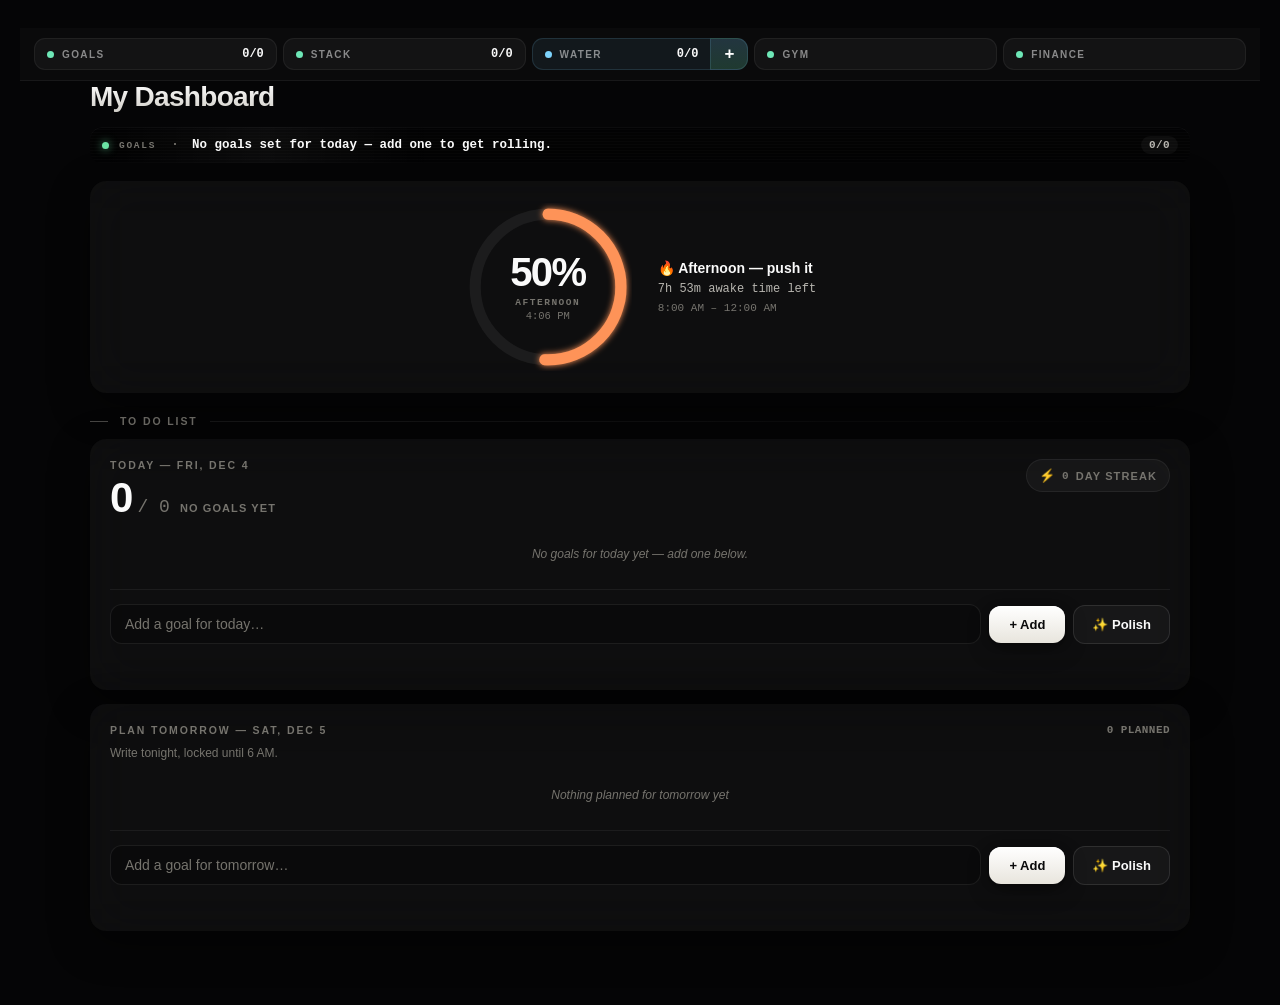
<file: YTdashh1/index.html>
<!DOCTYPE html>
<html lang="en">
<head>
<meta charset="UTF-8">
<meta name="viewport" content="width=device-width, initial-scale=1, viewport-fit=cover">
<meta name="theme-color" content="#050506">
<title>My Dashboard</title>
<script src="topbar.js" defer></script>
<style>
:root {
  --text-primary: #FAFAFA;
  --text-secondary: #B8B6B0;
  --text-tertiary: #76746E;
  --success: #6BE3A4;
  --warning: #F2C063;
  --danger: #FF6B6B;
  --font: -apple-system, BlinkMacSystemFont, "Inter", "Segoe UI", Roboto, Helvetica, Arial, sans-serif;
  --font-mono: ui-monospace, "SF Mono", Menlo, Consolas, monospace;
}

* { box-sizing: border-box; }
html, body {
  margin: 0; padding: 0;
  background: #050506;
  color: var(--text-secondary);
  font-family: var(--font);
  -webkit-font-smoothing: antialiased;
  -moz-osx-font-smoothing: grayscale;
  -webkit-text-size-adjust: 100%;
}
body {
  min-height: 100vh;
  position: relative;
  overflow-x: hidden;
  padding: max(28px, env(safe-area-inset-top)) 20px 60px;
}
body::before {
  content: '';
  position: fixed; inset: 0;
  background:
    radial-gradient(circle at 82% 14%, rgba(224, 118, 88, 0.16), transparent 45%),
    radial-gradient(circle at 18% 90%, rgba(180, 180, 200, 0.06), transparent 50%);
  filter: blur(40px);
  pointer-events: none;
  z-index: -2;
  animation: drift 36s ease-in-out infinite alternate;
}
body::after {
  content: '';
  position: fixed; inset: 0;
  background-image: radial-gradient(rgba(255,255,255,0.014) 1px, transparent 1px);
  background-size: 3px 3px;
  pointer-events: none;
  z-index: -1;
}
@keyframes drift {
  0%   { transform: translate3d(0,0,0); }
  100% { transform: translate3d(-22px, 14px, 0); }
}

.page {
  max-width: 1100px;
  margin: 0 auto;
}

/* ===== Component 1: page title ===== */
.dash-title {
  margin: 0 0 14px;
  font-size: 28px;
  font-weight: 700;
  letter-spacing: -0.025em;
  background: linear-gradient(180deg, #FFFFFF 0%, #C7C4BC 120%);
  -webkit-background-clip: text;
  background-clip: text;
  -webkit-text-fill-color: transparent;
  color: transparent;
}
@media (max-width: 480px) { .dash-title { font-size: 22px; } }

/* ===== Component 2: Goal Ticker ===== */
.ticker-row {
  display: grid;
  grid-template-columns: 1fr;
  gap: 4px;
  margin-bottom: 18px;
}
.goal-ticker {
  position: relative; overflow: hidden;
  display: flex; align-items: center; gap: 10px;
  padding: 7px 12px;
  border-radius: 12px;
  background:
    linear-gradient(180deg, rgba(0,0,0,0.42) 0%, rgba(0,0,0,0.30) 100%),
    repeating-linear-gradient(0deg, rgba(255,255,255,0.025) 0, rgba(255,255,255,0.025) 1px, transparent 1px, transparent 3px);
  box-shadow: inset 0 1px 0 rgba(255,255,255,0.04);
}
.goal-ticker::after {
  content: '';
  position: absolute; top: 0; bottom: 0;
  width: 30%;
  background: linear-gradient(90deg, transparent, rgba(255,255,255,0.04), transparent);
  pointer-events: none;
  animation: ticker-sweep 8s linear infinite;
}
@keyframes ticker-sweep {
  0%   { left: -40%; }
  100% { left: 110%; }
}
.goal-ticker-led { display: inline-flex; align-items: center; }
.goal-ticker-led-dot {
  width: 7px; height: 7px; border-radius: 50%;
  background: #6BE3A4;
  box-shadow: 0 0 8px rgba(107,227,164,0.7);
  animation: led-pulse 1.6s ease-in-out infinite;
}
@keyframes led-pulse {
  0%, 100% { opacity: 1; transform: scale(1); }
  50%      { opacity: 0.45; transform: scale(0.85); }
}
.goal-ticker-label {
  font-family: var(--font-mono);
  font-size: 9.5px; font-weight: 800;
  letter-spacing: 0.18em;
  color: var(--text-tertiary);
}
.goal-ticker-stage {
  position: relative; overflow: hidden;
  flex: 1; height: 22px;
}
.goal-ticker-row {
  position: absolute; inset: 0;
  display: flex; align-items: center; gap: 8px;
  font-family: var(--font-mono);
  font-size: 12.5px; font-weight: 600;
  font-variant-numeric: tabular-nums;
  color: var(--text-primary);
  white-space: nowrap;
}
.goal-ticker-row.is-leaving  { animation: ticker-leave 0.45s cubic-bezier(0.55, 0, 0.55, 1) forwards; }
.goal-ticker-row.is-entering { animation: ticker-enter 0.45s cubic-bezier(0.22, 1, 0.36, 1) forwards; }
@keyframes ticker-leave { from { opacity: 1; transform: translateY(0); } to { opacity: 0; transform: translateY(-100%); } }
@keyframes ticker-enter { from { opacity: 0; transform: translateY(100%); } to { opacity: 1; transform: translateY(0); } }
.goal-ticker-status {
  display: inline-flex; justify-content: center;
  width: 18px;
  color: var(--text-tertiary);
}
.goal-ticker-status[data-status="done"]    { color: var(--success); }
.goal-ticker-status[data-status="pending"] { color: var(--text-tertiary); }
.goal-ticker-text {
  flex: 1;
  overflow: hidden; text-overflow: ellipsis; white-space: nowrap;
}
.goal-ticker-meta {
  font-family: var(--font-mono);
  font-size: 11px; font-weight: 700;
  font-variant-numeric: tabular-nums;
  letter-spacing: 0.04em;
  color: var(--text-secondary);
  padding: 3px 8px;
  border-radius: 999px;
  background: rgba(255,255,255,0.04);
}
@media (max-width: 480px) {
  .goal-ticker { padding: 9px 12px; }
  .goal-ticker-label { font-size: 9px; letter-spacing: 0.14em; }
  .goal-ticker-row { font-size: 12px; }
  .goal-ticker-meta { font-size: 10px; padding: 2px 7px; }
}

/* ===== Component 3: Day Ring ===== */
.day-ring-wrap {
  display: flex; flex-wrap: wrap;
  align-items: center; justify-content: center;
  gap: 26px;
  padding: 22px;
  margin-bottom: 22px;
  border-radius: 16px;
  background: rgba(255, 255, 255, 0.04);
  backdrop-filter: blur(24px) saturate(1.2);
  -webkit-backdrop-filter: blur(24px) saturate(1.2);
  box-shadow: 0 12px 40px rgba(0,0,0,0.45);
}
.day-ring {
  position: relative;
  width: 168px; height: 168px;
  flex-shrink: 0;
}
.day-ring svg { width: 100%; height: 100%; display: block; }
.day-ring-track { fill: none; stroke: rgba(255,255,255,0.06); stroke-width: 8; }
.day-ring-fill {
  fill: none;
  stroke-width: 8;
  stroke-linecap: round;
  transform: rotate(-90deg);
  transform-origin: 60px 60px;
  transition: stroke 0.7s cubic-bezier(0.22, 1, 0.36, 1),
              stroke-dashoffset 0.7s cubic-bezier(0.22, 1, 0.36, 1);
}
.day-ring-overlay {
  position: absolute; inset: 0;
  display: flex; flex-direction: column;
  align-items: center; justify-content: center;
  pointer-events: none;
}
.day-ring-percent {
  font-size: 40px; font-weight: 800;
  font-variant-numeric: tabular-nums;
  letter-spacing: -0.04em;
  color: var(--text-primary);
  line-height: 1;
}
.day-ring-phase {
  margin-top: 5px;
  font-family: var(--font-mono);
  font-size: 9.5px; font-weight: 800;
  letter-spacing: 0.16em; text-transform: uppercase;
  color: var(--text-tertiary);
}
.day-ring-clock {
  font-family: var(--font-mono);
  font-size: 10.5px;
  color: var(--text-tertiary);
  margin-top: 2px;
}
.day-ring-text {
  display: flex; flex-direction: column;
  gap: 6px;
  max-width: 280px;
}
.day-ring-status { font-size: 14px; font-weight: 700; color: var(--text-primary); }
.day-ring-remaining { font-family: var(--font-mono); font-size: 12px; color: var(--text-secondary); }
.day-ring-hours { font-family: var(--font-mono); font-size: 11px; color: var(--text-tertiary); }
@media (max-width: 480px) {
  .day-ring { width: 144px; height: 144px; }
  .day-ring-percent { font-size: 32px; }
  .day-ring-status { font-size: 13px; }
}

/* ===== Component 4: section + To Do List ===== */
.section { margin-top: 8px; }
.section-title {
  font-size: 10.5px; font-weight: 700;
  letter-spacing: 0.18em; text-transform: uppercase;
  color: var(--text-tertiary);
  display: flex; align-items: center; gap: 12px;
  margin-bottom: 12px;
}
.section-title::before {
  content: ''; width: 18px; height: 1px;
  background: var(--text-tertiary); opacity: 0.6;
}
.section-title::after {
  content: ''; flex: 1; height: 1px;
  background: linear-gradient(90deg, rgba(255,255,255,0.08), transparent);
}

.gm-card {
  position: relative;
  background: rgba(255, 255, 255, 0.04);
  border-radius: 16px;
  padding: 20px;
  margin-bottom: 14px;
  backdrop-filter: blur(24px) saturate(1.2);
  -webkit-backdrop-filter: blur(24px) saturate(1.2);
  box-shadow: 0 12px 40px rgba(0,0,0,0.45);
  transition: background 0.4s;
  overflow: hidden;
}
.gm-card.gm-all-done::before {
  content: '';
  position: absolute; inset: 0;
  background: radial-gradient(circle at 50% 0%, rgba(107,227,164,0.10), transparent 60%);
  pointer-events: none;
}
.gm-card.gm-all-done .gm-progress-num,
.gm-card.gm-all-done .gm-progress-label { color: var(--success); }

.gm-header {
  display: flex; align-items: flex-start; justify-content: space-between;
  flex-wrap: wrap; gap: 12px;
  margin-bottom: 14px;
  position: relative;
}
.gm-header-left { display: flex; flex-direction: column; }
.gm-eyebrow {
  font-size: 10.5px; font-weight: 700;
  letter-spacing: 0.18em; text-transform: uppercase;
  color: var(--text-tertiary);
  margin-bottom: 6px;
}
.gm-progress-row { display: flex; align-items: baseline; gap: 6px; }
.gm-progress-num {
  font-size: 42px; font-weight: 700;
  font-variant-numeric: tabular-nums;
  letter-spacing: -0.045em;
  color: var(--text-primary);
  line-height: 1;
}
.gm-progress-total {
  font-family: var(--font-mono);
  font-size: 18px;
  color: var(--text-tertiary);
}
.gm-progress-label {
  font-size: 11px; font-weight: 600;
  letter-spacing: 0.10em; text-transform: uppercase;
  color: var(--text-tertiary);
  margin-left: 4px;
}
.gm-tomorrow-sub { font-size: 12px; color: var(--text-tertiary); margin-top: 4px; }
.gm-tomorrow-count {
  font-family: var(--font-mono);
  font-size: 11px; font-weight: 600;
  font-variant-numeric: tabular-nums;
  letter-spacing: 0.04em; text-transform: uppercase;
  color: var(--text-tertiary);
}
.gm-card-tomorrow .gm-progress-row { display: none; }

.gm-streak {
  display: inline-flex; align-items: center; gap: 6px;
  padding: 8px 12px;
  border-radius: 999px;
  background: rgba(255,255,255,0.04);
  border: 1px solid rgba(255,255,255,0.06);
  color: var(--text-tertiary);
  font-size: 11px; font-weight: 600;
  letter-spacing: 0.10em; text-transform: uppercase;
  transition: background 0.25s, color 0.25s, border-color 0.25s;
}
.gm-streak-icon { font-size: 13px; }
.gm-streak-num {
  font-family: var(--font-mono);
  font-weight: 700;
  font-variant-numeric: tabular-nums;
}
.gm-streak.gm-streak-active {
  background: rgba(242,192,99,0.10);
  color: #F2C063;
  border-color: rgba(242,192,99,0.32);
}
.gm-streak.gm-streak-active .gm-streak-icon {
  filter: drop-shadow(0 0 6px rgba(242,192,99,0.6));
}

.gm-bar {
  display: flex; gap: 4px;
  height: 6px;
  margin-bottom: 16px;
}
.gm-bar:empty { display: none; }
.gm-bar-seg {
  flex: 1;
  background: rgba(255,255,255,0.06);
  border-radius: 3px;
  transition: background 0.3s, box-shadow 0.3s;
}
.gm-bar-seg-done {
  background: #6BE3A4;
  box-shadow: 0 0 6px rgba(107,227,164,0.40);
}

.goal-list { list-style: none; margin: 0; padding: 0; }
.empty-state {
  text-align: center;
  font-size: 12px; font-style: italic;
  color: var(--text-tertiary);
  padding: 14px 0;
}

.gm-row {
  display: flex; align-items: center; gap: 12px;
  padding: 12px 14px;
  margin-bottom: 6px;
  background: rgba(255,255,255,0.035);
  border: 1px solid rgba(255,255,255,0.06);
  border-radius: 12px;
  transition: background 0.2s, opacity 0.3s;
  position: relative;
}
.gm-row:hover { background: rgba(255,255,255,0.06); }
.gm-row.gm-row-done {
  opacity: 0.45;
  background: rgba(107,227,164,0.04);
}
.gm-row.gm-row-done .gm-text {
  text-decoration: line-through;
  text-decoration-color: rgba(255,255,255,0.4);
}
.gm-row.gm-row-queued {
  background: rgba(242,192,99,0.10);
  box-shadow: inset 3px 0 0 0 #F2C063;
}
.gm-row.gm-row-queued .gm-text { color: #FFE2A8; }
.gm-row.is-drag-over { border-top: 2px solid #6BE3A4; }
.gm-row.is-queue-flashing { animation: gm-queue-flash 0.48s ease-out; }
@keyframes gm-queue-flash {
  0%   { background: rgba(255,255,255,0.035); transform: scale(1); }
  40%  { background: rgba(242,192,99,0.32); transform: scale(1.015); }
  100% { background: rgba(255,255,255,0.035); transform: scale(1); }
}

.gm-handle {
  width: 14px; flex-shrink: 0;
  color: var(--text-tertiary);
  font-weight: 700; font-size: 14px;
  letter-spacing: -2px;
  cursor: grab;
  opacity: 0;
  transition: opacity 0.2s;
  user-select: none;
}
.gm-row:hover .gm-handle { opacity: 1; }
.gm-handle:active { cursor: grabbing; }

.gm-check {
  appearance: none; -webkit-appearance: none;
  width: 22px; height: 22px; flex-shrink: 0;
  margin: 0;
  border: 1.5px solid rgba(255,255,255,0.18);
  background: rgba(0,0,0,0.28);
  border-radius: 7px;
  position: relative;
  cursor: pointer;
  transition: background 0.2s, border-color 0.2s, box-shadow 0.25s;
}
.gm-check:checked {
  background: #6BE3A4;
  border-color: #6BE3A4;
  box-shadow: 0 0 12px rgba(107,227,164,0.40);
}
.gm-check:checked::after {
  content: '';
  position: absolute; left: 6px; top: 2px;
  width: 6px; height: 11px;
  border: solid #0A0A0B;
  border-width: 0 2.5px 2.5px 0;
  transform: rotate(45deg);
  animation: gm-check-pop 0.28s cubic-bezier(0.34, 1.56, 0.64, 1);
}
@keyframes gm-check-pop {
  from { transform: rotate(45deg) scale(0); }
  to   { transform: rotate(45deg) scale(1); }
}
.gm-check:disabled { cursor: not-allowed; opacity: 0.55; }

.gm-text {
  flex: 1;
  font-size: 14px;
  color: var(--text-primary);
  cursor: text;
  outline: none;
  border-radius: 4px;
  padding: 2px 4px;
  margin: -2px -4px;
}
.gm-text[contenteditable="true"] {
  outline: 1px solid rgba(255,255,255,0.18);
  background: rgba(0,0,0,0.28);
}

.gm-queue-btn {
  border: 0; background: transparent;
  color: var(--text-tertiary);
  font-size: 14px;
  cursor: pointer;
  padding: 4px 6px;
  border-radius: 6px;
  opacity: 0.55;
  transition: opacity 0.2s, color 0.2s, transform 0.1s;
}
.gm-queue-btn:hover { opacity: 1; }
.gm-queue-btn.gm-queue-active {
  color: #F2C063;
  opacity: 1;
  filter: drop-shadow(0 0 4px rgba(242,192,99,0.65));
}
.gm-queue-btn:disabled { cursor: not-allowed; opacity: 0.3; }

.goal-delete {
  border: 0; background: transparent;
  color: var(--text-tertiary);
  font-size: 18px;
  cursor: pointer;
  padding: 0 4px;
  opacity: 0.5;
  transition: opacity 0.2s, color 0.2s;
}
.gm-row:hover .goal-delete { opacity: 1; }
.goal-delete:hover { color: var(--danger); }

.gm-show-toggle {
  width: 100%;
  margin: 6px 0 0;
  padding: 9px;
  border: 1px dashed rgba(255,255,255,0.12);
  border-radius: 10px;
  background: transparent;
  color: var(--text-tertiary);
  font-family: inherit;
  font-size: 11px; font-weight: 600;
  letter-spacing: 0.06em; text-transform: uppercase;
  cursor: pointer;
  transition: color 0.2s, border-color 0.2s;
}
.gm-show-toggle:hover { color: var(--text-primary); border-color: rgba(255,255,255,0.22); }

.gm-push-btn {
  width: 100%;
  margin-top: 14px;
  padding: 11px;
  border: 1px dashed rgba(255,255,255,0.16);
  border-radius: 12px;
  background: transparent;
  color: var(--text-tertiary);
  font-family: inherit;
  font-size: 11px; font-weight: 700;
  letter-spacing: 0.10em; text-transform: uppercase;
  cursor: pointer;
  transition: color 0.2s, border-color 0.2s, background 0.2s;
}
.gm-push-btn:hover {
  color: var(--text-primary);
  border-color: rgba(255,255,255,0.30);
  border-style: solid;
  background: rgba(255,255,255,0.04);
}

.goal-input-wrap.gm-input-wrap {
  display: flex; gap: 8px; align-items: center; flex-wrap: wrap;
  margin-top: 14px;
  padding-top: 14px;
  border-top: 1px solid rgba(255,255,255,0.06);
}
.gm-input {
  flex: 1; min-width: 0;
  padding: 11px 14px;
  border: 1px solid rgba(255,255,255,0.08);
  border-radius: 12px;
  background: rgba(0,0,0,0.28);
  color: var(--text-primary);
  font-family: inherit; font-size: 14px;
  outline: none;
  transition: border-color 0.2s, background 0.2s;
}
.gm-input::placeholder { color: var(--text-tertiary); }
.gm-input:focus { border-color: rgba(255,255,255,0.28); background: rgba(0,0,0,0.36); }

.gm-add {
  padding: 11px 20px;
  border: 0; border-radius: 12px;
  background: linear-gradient(180deg, #FFFFFF 0%, #E8E5DD 100%);
  color: #0A0A0B;
  font-family: inherit; font-size: 13px; font-weight: 700;
  cursor: pointer;
  box-shadow:
    inset 0 1px 0 rgba(255,255,255,0.9),
    0 2px 8px rgba(0,0,0,0.35),
    0 8px 22px rgba(0,0,0,0.25);
  transition: transform 0.1s, filter 0.15s;
}
.gm-add:hover { filter: brightness(1.06); transform: translateY(-1px); }
.gm-add:active { transform: translateY(0); }

.gm-polish {
  padding: 11px 18px;
  border: 1px solid rgba(255,255,255,0.10);
  border-radius: 12px;
  background: rgba(255,255,255,0.04);
  color: var(--text-primary);
  font-family: inherit; font-size: 13px; font-weight: 600;
  cursor: pointer;
  transition: background 0.15s, border-color 0.15s;
}
.gm-polish:hover {
  background: rgba(255,255,255,0.07);
  border-color: rgba(255,255,255,0.18);
}

.gm-status {
  flex-basis: 100%;
  font-size: 11px;
  color: var(--text-tertiary);
  min-height: 14px;
  margin-top: 4px;
}
.gm-status.gm-status-error { color: var(--danger); }

@media (max-width: 480px) {
  body { padding: max(20px, env(safe-area-inset-top)) 14px 50px; }
  .gm-card { padding: 16px; }
  .gm-progress-num { font-size: 36px; }
}
</style>
</head>
<body>
<div class="page">

  <h1 class="dash-title">My Dashboard</h1>

  <div class="ticker-row">
    <div class="goal-ticker" id="goalTicker" aria-live="polite" aria-atomic="true">
      <div class="goal-ticker-led"><span class="goal-ticker-led-dot"></span></div>
      <div class="goal-ticker-label">GOALS</div>
      <div class="goal-ticker-stage" id="goalTickerStage">
        <div class="goal-ticker-row">
          <span class="goal-ticker-status" data-status="">—</span>
          <span class="goal-ticker-text">Loading…</span>
        </div>
      </div>
      <div class="goal-ticker-meta" id="goalTickerMeta">0/0</div>
    </div>
  </div>

  <div class="day-ring-wrap">
    <div class="day-ring">
      <svg viewBox="0 0 120 120">
        <defs>
          <filter id="dayRingGlow" x="-20%" y="-20%" width="140%" height="140%">
            <feGaussianBlur stdDeviation="2.4" result="b" />
            <feMerge><feMergeNode in="b"/><feMergeNode in="SourceGraphic"/></feMerge>
          </filter>
        </defs>
        <circle class="day-ring-track" cx="60" cy="60" r="52" />
        <circle class="day-ring-fill"  cx="60" cy="60" r="52" id="dayRingFill" filter="url(#dayRingGlow)" />
      </svg>
      <div class="day-ring-overlay">
        <div class="day-ring-percent" id="dayRingPercent">—</div>
        <div class="day-ring-phase"   id="dayRingPhase">—</div>
        <div class="day-ring-clock"   id="dayRingClock">—</div>
      </div>
    </div>
    <div class="day-ring-text">
      <div class="day-ring-status"    id="dayRingStatus">Loading…</div>
      <div class="day-ring-remaining" id="dayRingRemaining">—</div>
      <div class="day-ring-hours">8:00 AM – 12:00 AM</div>
    </div>
  </div>

  <div class="section">
    <div class="section-title">To Do List</div>

    <!-- TODAY -->
    <div class="gm-card" id="gmCardToday">
      <div class="gm-header">
        <div class="gm-header-left">
          <div class="gm-eyebrow" id="todayLabel">Today —</div>
          <div class="gm-progress-row">
            <span class="gm-progress-num"   id="gmProgressNum">0</span>
            <span class="gm-progress-total" id="gmProgressTotal">/ 0</span>
            <span class="gm-progress-label" id="gmProgressLabel">no goals yet</span>
          </div>
        </div>
        <div class="gm-streak" id="gmStreak">
          <span class="gm-streak-icon">⚡</span>
          <span class="gm-streak-num" id="gmStreakNum">0</span>
          <span>day streak</span>
        </div>
      </div>
      <div class="gm-bar" id="gmBar"></div>
      <ul id="goalList" class="goal-list gm-list"></ul>
      <div id="emptyState" class="empty-state">No goals for today yet — add one below.</div>
      <button type="button" id="gmPushBtn" class="gm-push-btn" style="display:none;">Push remaining to tomorrow</button>
      <div class="goal-input-wrap gm-input-wrap">
        <input id="goalInput" class="gm-input" type="text" placeholder="Add a goal for today…" autocomplete="off">
        <button type="button" id="goalAddBtn"    class="gm-add">+ Add</button>
        <button type="button" id="goalPolishBtn" class="gm-polish">✨ Polish</button>
        <div class="gm-status" id="polishStatus"></div>
      </div>
    </div>

    <!-- PLAN TOMORROW -->
    <div class="gm-card gm-card-tomorrow" id="gmCardTomorrow">
      <div class="gm-header">
        <div class="gm-header-left">
          <div class="gm-eyebrow" id="tomorrowLabel">Plan tomorrow —</div>
          <div class="gm-tomorrow-sub">Write tonight, locked until 6 AM.</div>
        </div>
        <div class="gm-tomorrow-count" id="gmTomorrowCount">0 planned</div>
      </div>
      <ul id="tomorrowList" class="goal-list gm-list"></ul>
      <div id="tomorrowEmpty" class="empty-state">Nothing planned for tomorrow yet</div>
      <div class="goal-input-wrap gm-input-wrap">
        <input id="tomorrowInput" class="gm-input" type="text" placeholder="Add a goal for tomorrow…" autocomplete="off">
        <button type="button" id="tomorrowAddBtn"    class="gm-add">+ Add</button>
        <button type="button" id="tomorrowPolishBtn" class="gm-polish">✨ Polish</button>
        <div class="gm-status" id="tomorrowStatus"></div>
      </div>
    </div>
  </div>

</div>

<script>
(function () {
  'use strict';

  // Paste your Anthropic key here to enable ✨ Polish. Empty = falls back to plain add.
  const ANTHROPIC_API_KEY = '';

  const WAKE_HOUR  = 8;
  const SLEEP_HOUR = 24;

  // ---------- storage helpers ----------
  function storeGet(key) {
    try { return JSON.parse(localStorage.getItem(key)); } catch (e) { return null; }
  }
  function storeSet(key, value) {
    try { localStorage.setItem(key, JSON.stringify(value)); } catch (e) {}
    if (typeof key === 'string' && key.indexOf('goals:') === 0) {
      window.dispatchEvent(new CustomEvent('goals-changed'));
    }
  }
  function storeDelete(key) { try { localStorage.removeItem(key); } catch (e) {} }
  function storeListKeys(prefix) {
    const out = [];
    for (let i = 0; i < localStorage.length; i++) {
      const k = localStorage.key(i);
      if (k && k.indexOf(prefix) === 0) out.push(k);
    }
    return out;
  }

  // ---------- date helpers ----------
  function pad2(n) { return String(n).padStart(2, '0'); }
  function dateToKey(d) { return d.getFullYear() + '-' + pad2(d.getMonth() + 1) + '-' + pad2(d.getDate()); }
  function getActiveDateString() {
    const now = new Date();
    if (now.getHours() < 6) {
      const d = new Date(now);
      d.setDate(d.getDate() - 1);
      return dateToKey(d);
    }
    return dateToKey(now);
  }
  function getTomorrowDateString() {
    const now = new Date();
    const d = new Date(now);
    if (now.getHours() >= 6) d.setDate(d.getDate() + 1);
    return dateToKey(d);
  }
  function formatDate(yyyy_mm_dd) {
    const parts = yyyy_mm_dd.split('-').map(Number);
    const d = new Date(parts[0], parts[1] - 1, parts[2]);
    const wk = ['Sun','Mon','Tue','Wed','Thu','Fri','Sat'][d.getDay()];
    const mo = ['Jan','Feb','Mar','Apr','May','Jun','Jul','Aug','Sep','Oct','Nov','Dec'][d.getMonth()];
    return wk + ', ' + mo + ' ' + d.getDate();
  }

  function todayKey()    { return 'goals:' + getActiveDateString(); }
  function tomorrowKey() { return 'goals:' + getTomorrowDateString(); }

  function getGoals(key) {
    const g = storeGet(key);
    return Array.isArray(g) ? g : [];
  }
  function setGoals(key, list) { storeSet(key, list); }

  // ---------- rollover: pull undone older goals into today ----------
  function rollover() {
    const todayDateStr = getActiveDateString();
    const todayK = 'goals:' + todayDateStr;
    let today = getGoals(todayK);
    const texts = new Set(today.map(g => g.text));

    storeListKeys('goals:').forEach(k => {
      const dateStr = k.slice('goals:'.length);
      if (dateStr >= todayDateStr) return;
      const old = getGoals(k);
      old.forEach(g => {
        if (!g.done && g.text && !texts.has(g.text)) {
          today.push({ text: g.text, done: false });
          texts.add(g.text);
        }
      });
      storeDelete(k);
    });
    setGoals(todayK, today);
  }

  // ---------- streak ----------
  function loadStreak() {
    const s = storeGet('goal_streak_v1');
    if (s && typeof s.count === 'number') return s;
    return { count: 0, lastProcessedDate: '' };
  }
  function saveStreak(s) { storeSet('goal_streak_v1', s); }

  function processStreak() {
    const s = loadStreak();
    const todayDateStr = getActiveDateString();
    const keys = storeListKeys('goals:')
      .map(k => k.slice('goals:'.length))
      .filter(d => d < todayDateStr)
      .sort();
    keys.forEach(dateStr => {
      if (s.lastProcessedDate && dateStr <= s.lastProcessedDate) return;
      const list = getGoals('goals:' + dateStr);
      if (list.length === 0) { /* don't break the streak on empty days */ }
      else if (list.every(g => g.done)) s.count += 1;
      else s.count = 0;
      s.lastProcessedDate = dateStr;
    });
    saveStreak(s);
  }

  // ---------- Goal Ticker ----------
  const tickerStage = document.getElementById('goalTickerStage');
  const tickerMeta  = document.getElementById('goalTickerMeta');
  let cycleIdx = 0;
  let tickerTimer = null;

  function buildTickerItems() {
    const goals = getGoals(todayKey());
    const total = goals.length;
    const done  = goals.filter(g => g.done).length;
    if (total === 0) return { items: [{ status: 'empty',   text: 'No goals set for today — add one to get rolling.' }], done, total };
    if (done === total) return { items: [{ status: 'done', text: '✓ All goals done — solid day.' }], done, total };
    const items = goals.filter(g => !g.done).map(g => ({ status: 'pending', text: g.text }));
    return { items, done, total };
  }

  function statusGlyph(status) {
    if (status === 'done') return '✓';
    if (status === 'pending') return '○';
    return '·';
  }

  let firstTick = true;
  function tick() {
    const { items, done, total } = buildTickerItems();
    if (cycleIdx >= items.length) cycleIdx = 0;
    const item = items[cycleIdx];
    cycleIdx = (cycleIdx + 1) % items.length;

    const oldRow = tickerStage.querySelector('.goal-ticker-row');
    const newRow = document.createElement('div');
    newRow.className = 'goal-ticker-row';
    const status = document.createElement('span');
    status.className = 'goal-ticker-status';
    status.setAttribute('data-status', item.status);
    status.textContent = statusGlyph(item.status);
    const text = document.createElement('span');
    text.className = 'goal-ticker-text';
    text.textContent = item.text;
    newRow.appendChild(status);
    newRow.appendChild(text);

    if (oldRow && !firstTick) {
      oldRow.classList.add('is-leaving');
      setTimeout(() => oldRow.remove(), 460);
      newRow.classList.add('is-entering');
    } else if (oldRow) {
      oldRow.remove();
    }
    tickerStage.appendChild(newRow);
    firstTick = false;

    tickerMeta.textContent = done + '/' + total;
  }

  function startTicker() {
    tick();
    if (tickerTimer) clearInterval(tickerTimer);
    tickerTimer = setInterval(tick, 5000);
  }

  window.addEventListener('goals-changed', () => {
    cycleIdx = 0;
    tick();
  });

  // ---------- Day Ring ----------
  const PALETTE = [
    [0,    [255, 216, 158]],
    [12.5, [255, 205, 121]],
    [25,   [255, 227, 143]],
    [37.5, [255, 183, 106]],
    [50,   [255, 149,  89]],
    [62.5, [243, 111,  79]],
    [75,   [226,  93, 122]],
    [87.5, [123,  91, 176]],
    [100,  [ 47,  58, 102]]
  ];
  function lerp(a, b, t) { return a + (b - a) * t; }
  function paletteAt(p) {
    if (p <= PALETTE[0][0]) return PALETTE[0][1];
    if (p >= PALETTE[PALETTE.length - 1][0]) return PALETTE[PALETTE.length - 1][1];
    for (let i = 0; i < PALETTE.length - 1; i++) {
      const [p0, c0] = PALETTE[i];
      const [p1, c1] = PALETTE[i + 1];
      if (p >= p0 && p <= p1) {
        const t = (p - p0) / (p1 - p0);
        return [lerp(c0[0], c1[0], t), lerp(c0[1], c1[1], t), lerp(c0[2], c1[2], t)];
      }
    }
    return [255,255,255];
  }
  function rgb(c) { return 'rgb(' + Math.round(c[0]) + ',' + Math.round(c[1]) + ',' + Math.round(c[2]) + ')'; }

  function formatClock(d) {
    let h = d.getHours();
    const m = d.getMinutes();
    const ampm = h >= 12 ? 'PM' : 'AM';
    h = h % 12;
    if (h === 0) h = 12;
    return h + ':' + pad2(m) + ' ' + ampm;
  }
  function formatRemaining(totalMin) {
    const h = Math.floor(totalMin / 60);
    const m = Math.floor(totalMin % 60);
    return h + 'h ' + m + 'm';
  }

  const C = 2 * Math.PI * 52;
  const fillEl = document.getElementById('dayRingFill');
  fillEl.setAttribute('stroke-dasharray', C);
  fillEl.setAttribute('stroke-dashoffset', C);

  function updateDayRing() {
    const now = new Date();
    const hours = now.getHours() + now.getMinutes() / 60 + now.getSeconds() / 3600;
    const percentEl   = document.getElementById('dayRingPercent');
    const phaseEl     = document.getElementById('dayRingPhase');
    const clockEl     = document.getElementById('dayRingClock');
    const statusEl    = document.getElementById('dayRingStatus');
    const remainingEl = document.getElementById('dayRingRemaining');

    clockEl.textContent = formatClock(now);

    if (hours < WAKE_HOUR) {
      fillEl.setAttribute('stroke-dashoffset', C);
      fillEl.style.stroke = '#4D4B47';
      percentEl.textContent = '—';
      phaseEl.textContent   = 'SLEEPING';
      statusEl.textContent  = '😴 Still sleeping';
      const minsUntil = (WAKE_HOUR - hours) * 60;
      remainingEl.textContent = formatRemaining(minsUntil) + ' until wake-up';
      return;
    }

    if (hours >= SLEEP_HOUR) {
      fillEl.setAttribute('stroke-dashoffset', 0);
      fillEl.style.stroke = '#E25D7A';
      percentEl.textContent = '100%';
      phaseEl.textContent   = 'PAST BEDTIME';
      statusEl.textContent  = '⚠️ Past bedtime';
      remainingEl.textContent = 'Sleep!';
      return;
    }

    const span = SLEEP_HOUR - WAKE_HOUR;
    const percent = (hours - WAKE_HOUR) / span * 100;
    fillEl.setAttribute('stroke-dashoffset', C * (1 - percent / 100));
    fillEl.style.stroke = rgb(paletteAt(percent));
    percentEl.textContent = Math.floor(percent) + '%';

    let phase, status;
    if (percent < 25)      { phase = 'MORNING';   status = '☀️ Morning — fresh start'; }
    else if (percent < 50) { phase = 'MIDDAY';    status = '⚡ Midday — keep moving'; }
    else if (percent < 75) { phase = 'AFTERNOON'; status = '🔥 Afternoon — push it'; }
    else if (percent < 90) { phase = 'EVENING';   status = '⏳ Evening — wrap up'; }
    else                   { phase = 'BEDTIME';   status = '🌙 Bedtime soon'; }
    phaseEl.textContent  = phase;
    statusEl.textContent = status;

    const minsLeft = (SLEEP_HOUR - hours) * 60;
    remainingEl.textContent = formatRemaining(minsLeft) + ' awake time left';
  }

  // ---------- Row building ----------
  function makeInlineEdit(textEl, goals, idx, key, reload) {
    textEl.addEventListener('click', () => {
      if (textEl.getAttribute('contenteditable') === 'true') return;
      const original = textEl.textContent;
      textEl.setAttribute('contenteditable', 'true');
      textEl.focus();
      const range = document.createRange();
      range.selectNodeContents(textEl);
      range.collapse(false);
      const sel = window.getSelection();
      sel.removeAllRanges(); sel.addRange(range);

      function commit() {
        const next = textEl.textContent.trim();
        textEl.removeAttribute('contenteditable');
        if (next && next !== original) {
          const list = getGoals(key);
          if (list[idx]) { list[idx].text = next; setGoals(key, list); }
          reload();
        } else {
          textEl.textContent = original;
        }
      }
      function cancel() {
        textEl.removeAttribute('contenteditable');
        textEl.textContent = original;
      }
      textEl.addEventListener('blur', commit, { once: true });
      textEl.addEventListener('keydown', function onKey(e) {
        if (e.key === 'Enter') { e.preventDefault(); textEl.removeEventListener('keydown', onKey); textEl.blur(); }
        else if (e.key === 'Escape') { e.preventDefault(); textEl.removeEventListener('keydown', onKey); cancel(); }
      });
    });
  }

  function wireDragReorder(row, listEl, key, reload) {
    row.setAttribute('draggable', 'true');
    row.addEventListener('dragstart', (e) => {
      e.dataTransfer.effectAllowed = 'move';
      e.dataTransfer.setData('text/plain', row.dataset.idx);
    });
    row.addEventListener('dragover', (e) => {
      e.preventDefault();
      row.classList.add('is-drag-over');
    });
    row.addEventListener('dragleave', () => row.classList.remove('is-drag-over'));
    row.addEventListener('drop', (e) => {
      e.preventDefault();
      row.classList.remove('is-drag-over');
      const from = parseInt(e.dataTransfer.getData('text/plain'), 10);
      const to   = parseInt(row.dataset.idx, 10);
      if (isNaN(from) || isNaN(to) || from === to) return;
      const list = getGoals(key);
      const [moved] = list.splice(from, 1);
      list.splice(to, 0, moved);
      setGoals(key, list);
      reload();
    });
  }

  function buildGoalRow(goal, idx, key, readOnly, reload) {
    const li = document.createElement('li');
    li.className = 'gm-row';
    li.dataset.idx = String(idx);
    if (goal.done) li.classList.add('gm-row-done');
    if (goal.queued) li.classList.add('gm-row-queued');

    const handle = document.createElement('span');
    handle.className = 'gm-handle';
    handle.textContent = '⋮⋮';
    li.appendChild(handle);

    const cb = document.createElement('input');
    cb.type = 'checkbox';
    cb.className = 'gm-check';
    cb.checked = !!goal.done;
    if (readOnly) { cb.disabled = true; cb.title = 'Activates at 6 AM tomorrow'; }
    cb.addEventListener('change', () => {
      const list = getGoals(key);
      if (!list[idx]) return;
      list[idx].done = cb.checked;
      if (cb.checked) list[idx].doneAt = Date.now();
      else delete list[idx].doneAt;
      setGoals(key, list);
      reload();
    });
    li.appendChild(cb);

    const text = document.createElement('span');
    text.className = 'gm-text';
    text.textContent = goal.text;
    li.appendChild(text);
    makeInlineEdit(text, null, idx, key, reload);

    const queueBtn = document.createElement('button');
    queueBtn.type = 'button';
    queueBtn.className = 'gm-queue-btn' + (goal.queued ? ' gm-queue-active' : '');
    queueBtn.textContent = '⚡';
    queueBtn.title = 'Queue for productivity window';
    if (readOnly) queueBtn.disabled = true;
    queueBtn.addEventListener('click', () => {
      const list = getGoals(key);
      if (!list[idx]) return;
      list[idx].queued = !list[idx].queued;
      setGoals(key, list);
      li.classList.add('is-queue-flashing');
      setTimeout(reload, 480);
    });
    li.appendChild(queueBtn);

    const del = document.createElement('button');
    del.type = 'button';
    del.className = 'goal-delete';
    del.setAttribute('aria-label', 'Delete goal');
    del.textContent = '×';
    del.addEventListener('click', () => {
      const list = getGoals(key);
      list.splice(idx, 1);
      setGoals(key, list);
      reload();
    });
    li.appendChild(del);

    wireDragReorder(li, null, key, reload);
    return li;
  }

  // ---------- Renderers ----------
  function renderTodayHeader() {
    const goals = getGoals(todayKey());
    const total = goals.length;
    const done  = goals.filter(g => g.done).length;
    document.getElementById('gmProgressNum').textContent   = done;
    document.getElementById('gmProgressTotal').textContent = '/ ' + total;
    const label = document.getElementById('gmProgressLabel');
    if (total === 0)        label.textContent = 'no goals yet';
    else if (done === total) label.textContent = 'all done — solid day';
    else                     label.textContent = 'complete';

    document.getElementById('todayLabel').textContent =
      'Today — ' + formatDate(getActiveDateString());

    const bar = document.getElementById('gmBar');
    bar.innerHTML = '';
    goals.forEach(g => {
      const seg = document.createElement('div');
      seg.className = 'gm-bar-seg' + (g.done ? ' gm-bar-seg-done' : '');
      bar.appendChild(seg);
    });

    const card = document.getElementById('gmCardToday');
    card.classList.toggle('gm-all-done', total > 0 && done === total);

    const pushBtn = document.getElementById('gmPushBtn');
    pushBtn.style.display = (total > 0 && done < total) ? 'block' : 'none';
  }

  function renderStreak() {
    const s = loadStreak();
    document.getElementById('gmStreakNum').textContent = s.count;
    document.getElementById('gmStreak').classList.toggle('gm-streak-active', s.count > 0);
  }

  function renderTomorrowCount() {
    const list = getGoals(tomorrowKey());
    document.getElementById('gmTomorrowCount').textContent = list.length + ' planned';
    document.getElementById('tomorrowLabel').textContent =
      'Plan tomorrow — ' + formatDate(getTomorrowDateString());
  }

  function renderListInto(goals, listEl, emptyEl, key, readOnly) {
    listEl.innerHTML = '';
    emptyEl.style.display = goals.length === 0 ? 'block' : 'none';
    const reload = () => (key === todayKey() ? loadToday() : loadTomorrow());

    const visible = goals.length > 5 ? goals.slice(0, 5) : goals;
    visible.forEach((g, i) => listEl.appendChild(buildGoalRow(g, i, key, readOnly, reload)));

    if (goals.length > 5) {
      let expanded = false;
      const toggle = document.createElement('button');
      toggle.type = 'button';
      toggle.className = 'gm-show-toggle';
      const updateLabel = () => {
        toggle.textContent = expanded ? 'Show less ▴' : ('Show ' + (goals.length - 5) + ' more ▾');
      };
      updateLabel();
      toggle.addEventListener('click', () => {
        expanded = !expanded;
        if (expanded) {
          goals.slice(5).forEach((g, i) => {
            const row = buildGoalRow(g, i + 5, key, readOnly, reload);
            listEl.insertBefore(row, toggle);
          });
        } else {
          Array.from(listEl.querySelectorAll('.gm-row')).slice(5).forEach(r => r.remove());
        }
        updateLabel();
      });
      listEl.appendChild(toggle);
    }

    if (key === todayKey()) renderTodayHeader();
    else                    renderTomorrowCount();
  }

  function loadToday() {
    const goals = getGoals(todayKey());
    renderListInto(goals, document.getElementById('goalList'), document.getElementById('emptyState'), todayKey(), false);
  }
  function loadTomorrow() {
    const goals = getGoals(tomorrowKey());
    renderListInto(goals, document.getElementById('tomorrowList'), document.getElementById('tomorrowEmpty'), tomorrowKey(), true);
  }

  // ---------- Push remaining ----------
  document.getElementById('gmPushBtn').addEventListener('click', () => {
    const today    = getGoals(todayKey());
    const remaining = today.filter(g => !g.done);
    if (remaining.length === 0) return;
    if (!confirm('Move ' + remaining.length + ' unchecked goal' + (remaining.length === 1 ? '' : 's') + ' to tomorrow?')) return;
    const tomorrow = getGoals(tomorrowKey());
    const seen = new Set(tomorrow.map(g => g.text));
    remaining.forEach(g => {
      if (!seen.has(g.text)) { tomorrow.push({ text: g.text, done: false }); seen.add(g.text); }
    });
    setGoals(tomorrowKey(), tomorrow);
    setGoals(todayKey(), today.filter(g => g.done));
    loadToday(); loadTomorrow();
  });

  // ---------- Add + Polish handlers ----------
  function showStatus(el, message, isError) {
    el.textContent = message;
    el.classList.toggle('gm-status-error', !!isError);
    clearTimeout(el._t);
    el._t = setTimeout(() => { el.textContent = ''; el.classList.remove('gm-status-error'); }, 3500);
  }

  async function polishOne(text) {
    const res = await fetch('https://api.anthropic.com/v1/messages', {
      method: 'POST',
      headers: {
        'Content-Type': 'application/json',
        'x-api-key': ANTHROPIC_API_KEY,
        'anthropic-version': '2023-06-01',
        'anthropic-dangerous-direct-browser-access': 'true'
      },
      body: JSON.stringify({
        model: 'claude-sonnet-4-5',
        max_tokens: 1000,
        messages: [{
          role: 'user',
          content:
            'Rewrite this single goal so it is concrete, action-oriented, and under 60 characters. ' +
            'Return ONLY a JSON array with exactly one string, no preamble, no code fences.\n\nGoal: ' + text
        }]
      })
    });
    const data = await res.json();
    const content = (data && data.content && data.content[0] && data.content[0].text) || '';
    const arr = JSON.parse(content);
    if (!Array.isArray(arr) || arr.length < 1 || typeof arr[0] !== 'string') throw new Error('bad response');
    return arr[0].trim();
  }

  function makeAddHandlers(input, addBtn, polishBtn, key, statusEl, reload) {
    function plainAdd(text) {
      const list = getGoals(key);
      list.push({ text, done: false });
      setGoals(key, list);
      input.value = '';
      reload();
    }
    addBtn.addEventListener('click', () => {
      const text = input.value.trim();
      if (!text) return;
      plainAdd(text);
    });
    input.addEventListener('keydown', (e) => {
      if (e.key === 'Enter') { e.preventDefault(); addBtn.click(); }
    });
    polishBtn.addEventListener('click', async () => {
      const text = input.value.trim();
      if (!text) return;
      if (!ANTHROPIC_API_KEY) {
        plainAdd(text);
        showStatus(statusEl, 'Polish needs an Anthropic API key — added as-typed.', false);
        return;
      }
      polishBtn.disabled = true;
      try {
        const polished = await polishOne(text);
        plainAdd(polished);
      } catch (e) {
        plainAdd(text);
        showStatus(statusEl, 'Polish failed — added as-typed.', true);
      } finally {
        polishBtn.disabled = false;
      }
    });
  }

  makeAddHandlers(
    document.getElementById('goalInput'),
    document.getElementById('goalAddBtn'),
    document.getElementById('goalPolishBtn'),
    todayKey(),
    document.getElementById('polishStatus'),
    loadToday
  );
  makeAddHandlers(
    document.getElementById('tomorrowInput'),
    document.getElementById('tomorrowAddBtn'),
    document.getElementById('tomorrowPolishBtn'),
    tomorrowKey(),
    document.getElementById('tomorrowStatus'),
    loadTomorrow
  );

  // ---------- Boot ----------
  rollover();
  processStreak();
  loadToday();
  loadTomorrow();
  renderStreak();
  updateDayRing();
  setInterval(updateDayRing, 60 * 1000);
  startTicker();

  // Re-render when storage changes from another tab (or our bridged parent).
  window.addEventListener('storage', () => {
    loadToday(); loadTomorrow(); renderStreak();
  });
})();
</script>
</body>
</html>
</file>
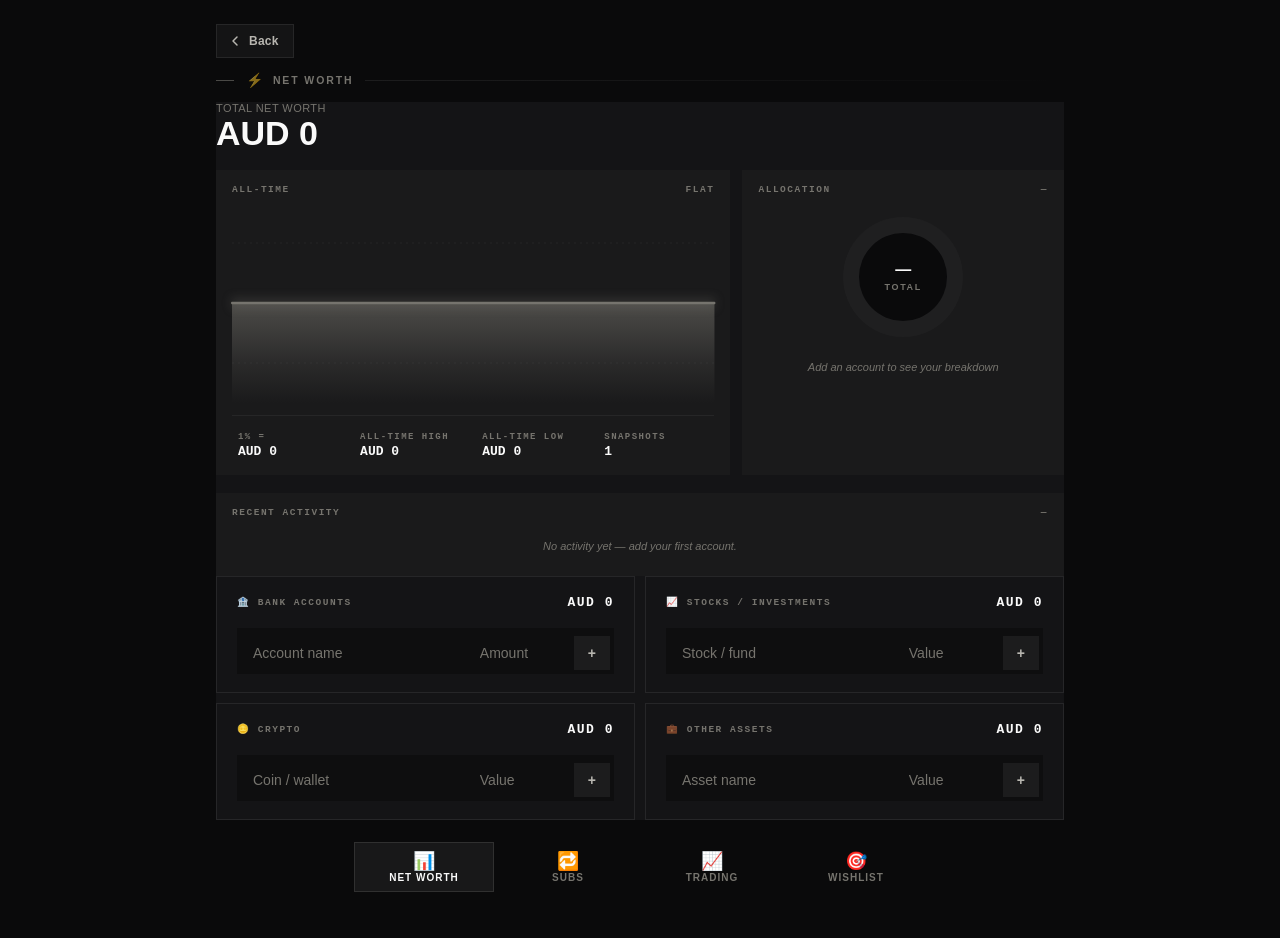
<file: finance.html>
<!DOCTYPE html>
<html lang="en">
<head>
<meta charset="UTF-8">
<meta name="viewport" content="width=device-width, initial-scale=1, maximum-scale=1, user-scalable=no, viewport-fit=cover">
<meta name="theme-color" content="#0a0a0b">
<meta name="apple-mobile-web-app-status-bar-style" content="black-translucent">
<link rel="manifest" href="/manifest.json">
<meta name="apple-mobile-web-app-capable" content="yes">
<meta name="apple-mobile-web-app-title" content="Dashboard">
<link rel="apple-touch-icon" href="/icon-180.png">
<title>Finances</title>
<script src="topbar.js" defer></script>
<style>
:root {
  --bg: #0A0A0B;
  --bg-deep: #050506;
  --bg-card: rgba(255, 255, 255, 0.04);
  --bg-secondary: rgba(255, 255, 255, 0.035);
  --glass-bg: rgba(255, 255, 255, 0.04);
  --glass-border: transparent;
  --glass-border-strong: transparent;
  --glass-shadow:
    0 1px 0 0 rgba(255, 255, 255, 0.06) inset,
    0 12px 40px rgba(0, 0, 0, 0.45),
    0 1px 2px rgba(0, 0, 0, 0.25);
  --text-primary: #FAFAFA;
  --text-secondary: #B8B6B0;
  --text-tertiary: #76746E;
  --text-quaternary: #4D4B47;
  --border: transparent;
  --border-soft: transparent;
  --accent: #E07658;
  --success: #6BE3A4;
  --warning: #F2C063;
  --danger: #FF6B6B;
  --radius-sm: 8px;
  --radius-md: 12px;
  --radius-lg: 16px;
  --font: -apple-system, BlinkMacSystemFont, "Inter", "Segoe UI", Roboto, Helvetica, Arial, sans-serif;
  --font-mono: ui-monospace, "SF Mono", Menlo, Consolas, monospace;
  color-scheme: dark;
}

* { box-sizing: border-box; margin: 0; padding: 0; }

html, body {
  background: var(--bg-deep);
  color: var(--text-primary);
  font-family: var(--font);
  -webkit-font-smoothing: antialiased;
  min-height: 100%;
}

/* Backdrop — black with subtle warm + cool washes */
body::before {
  content: '';
  position: fixed;
  inset: -10%;
  z-index: -2;
  background:
    radial-gradient(60% 45% at 82% 14%, rgba(224, 118, 88, 0.16) 0%, transparent 55%),
    radial-gradient(55% 45% at 18% 90%, rgba(180, 180, 200, 0.06) 0%, transparent 55%),
    linear-gradient(180deg, #0A0A0B 0%, #050506 100%);
  filter: blur(40px) saturate(1.05);
  pointer-events: none;
}
body::after {
  content: '';
  position: fixed;
  inset: 0;
  z-index: -1;
  background-image: radial-gradient(rgba(255,255,255,0.014) 1px, transparent 1px);
  background-size: 3px 3px;
  opacity: 0.7;
  pointer-events: none;
}

.shell {
  max-width: 880px;
  margin: 0 auto;
  padding: max(24px, env(safe-area-inset-top)) 16px 100px;   /* extra bottom padding so tab bar doesn't cover content */
}

/* ===== Back to dashboard ===== */
.fin-back-btn {
  display: inline-flex;
  align-items: center;
  gap: 6px;
  padding: 8px 14px 8px 10px;
  margin: 0 0 14px;
  background: rgba(255,255,255,0.04);
  border: 1px solid rgba(255,255,255,0.08);
  border-radius: 999px;
  color: var(--text-secondary);
  font-family: var(--font);
  font-size: 12px;
  font-weight: 600;
  letter-spacing: 0.02em;
  text-decoration: none;
  -webkit-tap-highlight-color: transparent;
  transition: background 0.15s ease, color 0.15s ease;
}
.fin-back-btn:hover, .fin-back-btn:active {
  background: rgba(255,255,255,0.07);
  color: var(--text-primary);
}
.fin-back-btn svg { display: block; }

/* ===== Bottom tab bar ===== */
.bottom-tabs {
  position: fixed;
  bottom: 0; left: 0; right: 0;
  z-index: 100;
  display: flex;
  justify-content: center;
  gap: 4px;
  padding: 8px max(12px, env(safe-area-inset-left)) calc(8px + env(safe-area-inset-bottom)) max(12px, env(safe-area-inset-right));
  background: linear-gradient(180deg, transparent, rgba(5,5,6,0.92) 30%);
  backdrop-filter: blur(20px);
  -webkit-backdrop-filter: blur(20px);
}
.bottom-tabs::before {
  content: '';
  position: absolute;
  top: 0; left: 12px; right: 12px;
  height: 1px;
  background: linear-gradient(90deg, transparent, rgba(255,255,255,0.10), transparent);
  pointer-events: none;
}
.bot-tab {
  flex: 1; max-width: 140px;
  display: flex; flex-direction: column; align-items: center; gap: 2px;
  background: transparent;
  border: 1px solid transparent;
  color: var(--text-tertiary);
  padding: 9px 14px 8px;
  border-radius: 12px;
  font-family: inherit;
  cursor: pointer;
  -webkit-tap-highlight-color: transparent;
  transition: background 0.15s, color 0.15s, border-color 0.15s;
}
.bot-tab:hover { color: var(--text-secondary); background: rgba(255,255,255,0.025); }
.bot-tab.active {
  color: var(--text-primary);
  background: rgba(255,255,255,0.06);
  border-color: rgba(255,255,255,0.10);
}
.bot-tab-icon { font-size: 18px; line-height: 1; }
.bot-tab-label {
  font-size: 10px; font-weight: 700;
  letter-spacing: 0.10em;
  text-transform: uppercase;
}

/* Sections: hide non-active when bottom tabs are in use */
.section[hidden] { display: none !important; }

/* Hide scrollbars everywhere */
html, body { scrollbar-width: none; -ms-overflow-style: none; }
*::-webkit-scrollbar { width: 0 !important; height: 0 !important; display: none !important; }

/* Section title with reorder controls */
.section { margin-bottom: 18px; }
.section-title {
  font-size: 10.5px;
  font-weight: 700;
  letter-spacing: 0.18em;
  text-transform: uppercase;
  color: var(--text-tertiary);
  margin-bottom: 14px;
  display: flex;
  align-items: center;
  gap: 12px;
}
.section-title::before {
  content: '';
  width: 18px;
  height: 1px;
  background: var(--text-tertiary);
  opacity: 0.6;
}
.section-title-text { display: inline-flex; align-items: center; gap: 8px; }
.section-title-text::before {
  content: '⚡';
  font-size: 14px;
  color: var(--text-tertiary);
  opacity: 0.5;
}
.section-reorder { display: inline-flex; gap: 6px; opacity: 0.5; }
.section-reorder button {
  background: transparent;
  border: none;
  color: var(--text-tertiary);
  cursor: pointer;
  font-size: 12px;
  padding: 0 4px;
  font-family: inherit;
  -webkit-tap-highlight-color: transparent;
}
.section-reorder button:hover { color: var(--text-primary); }
.section-title::after {
  content: '';
  flex: 1;
  height: 1px;
  background: linear-gradient(90deg, rgba(255,255,255,0.08), transparent);
}

/* Card */
.card {
  background: var(--glass-bg);
  border: 1px solid var(--glass-border);
  border-radius: var(--radius-lg);
  padding: 18px 20px;
  margin-bottom: 10px;
  backdrop-filter: blur(24px) saturate(1.2);
  -webkit-backdrop-filter: blur(24px) saturate(1.2);
  box-shadow: var(--glass-shadow);
  position: relative;
  overflow: hidden;
}
.card::before {
  content: '';
  position: absolute;
  top: 0; left: 14px; right: 14px;
  height: 1px;
  background: linear-gradient(90deg, transparent, rgba(255,255,255,0.16), transparent);
  pointer-events: none;
}
.card-grid {
  display: grid;
  grid-template-columns: repeat(auto-fit, minmax(220px, 1fr));
  gap: 10px;
}

/* Tag pills */
.tag {
  display: inline-flex;
  align-items: center;
  gap: 5px;
  font-size: 10.5px;
  padding: 3px 9px 3px 8px;
  border-radius: 999px;
  margin: 2px;
  font-weight: 700;
  letter-spacing: 0.04em;
  border: none;
  background: rgba(255, 255, 255, 0.05);
  color: var(--text-secondary);
  font-family: var(--font-mono);
  text-transform: uppercase;
}
.tag::before {
  content: '';
  width: 5px; height: 5px;
  border-radius: 50%;
  flex-shrink: 0;
  background: rgba(255,255,255,0.30);
}
.tag-green::before { background: #6BE3A4; box-shadow: 0 0 6px rgba(107,227,164,0.55); }
.tag-green { background: rgba(107, 227, 164, 0.10); color: #8EE9B7; }
.pill-group { display: flex; flex-wrap: wrap; gap: 4px; margin-bottom: 10px; }

/* Empty state */
.empty-state {
  font-size: 11px;
  font-weight: 700;
  letter-spacing: 0.10em;
  text-transform: uppercase;
  color: var(--text-tertiary);
  text-align: center;
  padding: 16px 0;
  font-family: var(--font-mono);
  display: flex;
  align-items: center;
  justify-content: center;
  gap: 8px;
}
.empty-state::before {
  content: '';
  width: 5px; height: 5px;
  border-radius: 50%;
  background: var(--text-quaternary);
  flex-shrink: 0;
}

/* Quick-add composer */
.quick-add {
  display: flex;
  gap: 6px;
  align-items: stretch;
  margin-top: 10px;
  padding: 4px;
  background: rgba(0, 0, 0, 0.30);
  border-radius: 12px;
  border: none;
}
.quick-add input,
.quick-add input[type="text"],
.quick-add input[type="number"],
.quick-add input[type="date"],
.quick-add select {
  flex: 1;
  min-width: 0;
  background: transparent;
  border: none;
  outline: none;
  color: var(--text-primary);
  padding: 9px 12px;
  font-family: inherit;
  font-size: 14px;
}
.quick-add input::placeholder { color: var(--text-tertiary); }
.quick-add-btn {
  padding: 0 14px;
  background: rgba(255,255,255,0.06);
  border: none;
  color: var(--text-secondary);
  border-radius: 9px;
  font-family: inherit;
  font-size: 14px;
  font-weight: 700;
  cursor: pointer;
  white-space: nowrap;
}
.quick-add-btn:hover { background: rgba(255,255,255,0.12); color: var(--text-primary); }
.quick-add-btn:active { transform: scale(0.96); }

/* Custom list rows */
.custom-item {
  display: flex;
  align-items: center;
  gap: 10px;
  padding: 9px 12px;
  background: rgba(255,255,255,0.025);
  border: none;
  border-radius: 10px;
  margin-bottom: 5px;
  font-size: 13px;
  color: var(--text-primary);
}
.custom-item:hover { background: rgba(255,255,255,0.05); }
.custom-item .item-dot {
  width: 5px; height: 5px;
  border-radius: 50%;
  background: rgba(255,255,255,0.30);
  flex-shrink: 0;
}
.custom-item span { flex: 1; word-break: break-word; }
.custom-item .delete-x {
  background: transparent;
  border: none;
  color: var(--text-tertiary);
  cursor: pointer;
  font-size: 16px;
  padding: 2px 6px;
  border-radius: 6px;
  opacity: 0.5;
}
.custom-item:hover .delete-x { opacity: 1; }
.custom-item .delete-x:hover { color: #FF8A8A; background: rgba(255,138,138,0.10); }

/* Inline label eyebrow */
.label {
  font-size: 9.5px;
  color: var(--text-tertiary);
  margin-bottom: 10px;
  font-weight: 800;
  text-transform: uppercase;
  letter-spacing: 0.16em;
  font-family: var(--font-mono);
}

/* ===== Net Worth ===== */
.nw-list { font-size: 13px; }
.nw-row {
  display: flex; justify-content: space-between; align-items: center;
  padding: 5px 0; gap: 8px; min-width: 0;
}
.nw-name {
  color: var(--text-primary); flex: 1 1 auto; min-width: 0;
  overflow: hidden; text-overflow: ellipsis; white-space: nowrap;
}
.nw-amt {
  font-weight: 600; color: var(--text-primary); flex-shrink: 0;
  font-variant-numeric: tabular-nums; font-family: var(--font-mono);
  font-size: 12px; white-space: nowrap;
}
.nw-name-edit, .nw-amt-edit {
  cursor: pointer; border-radius: 4px;
  padding: 2px 4px; margin: -2px -4px;
}
.nw-name-edit:hover, .nw-amt-edit:hover { background: rgba(255, 255, 255, 0.06); }
.nw-del {
  background: none; border: none;
  color: var(--text-tertiary); cursor: pointer;
  font-size: 14px; padding: 0 4px; line-height: 1;
  flex-shrink: 0;
}
.nw-del:hover { color: var(--danger); }

.nw-subcard {
  background: rgba(255,255,255,0.025) !important;
  border: none;
  margin-bottom: 0;
  min-width: 0;
  display: flex;
  flex-direction: column;
}
.nw-subcard .quick-add {
  border-top: none !important;
  display: grid;
  grid-template-columns: 1fr 100px auto;
  gap: 6px;
  align-items: stretch;
  margin-top: 8px;
  padding-top: 8px;
}
.nw-subcard .quick-add input {
  min-width: 0; width: 100%; max-width: none !important;
}
#netWorthTotal + * + .card-grid,
.section .card .card-grid {
  display: grid;
  grid-template-columns: repeat(2, minmax(0, 1fr));
  gap: 10px;
}
@media (max-width: 720px) {
  .section .card .card-grid { grid-template-columns: 1fr; }
}

/* Stock-style net-worth chart */
.nw-chart-wrap {
  margin: 14px 0 18px;
  padding: 14px 16px 12px;
  background: rgba(255, 255, 255, 0.025);
  border: none;
  border-radius: 12px;
  position: relative;
  overflow: hidden;
}
.nw-chart-head {
  display: flex;
  justify-content: space-between;
  align-items: center;
  margin-bottom: 8px;
  font-size: 9.5px;
  font-weight: 800;
  letter-spacing: 0.16em;
  text-transform: uppercase;
  font-family: var(--font-mono);
}
.nw-chart-label { color: var(--text-tertiary); }
.nw-chart-delta { font-variant-numeric: tabular-nums; color: var(--text-tertiary); }
.nw-chart-delta.up   { color: #6BE3A4; }
.nw-chart-delta.down { color: #FF8A8A; }
.nw-chart-svg {
  display: block;
  width: 100%;
  height: 200px;
  color: var(--text-tertiary);
  overflow: visible;
  transition: color 0.4s ease;
}
.nw-chart-grid {
  stroke: rgba(255,255,255,0.05);
  stroke-width: 1;
  stroke-dasharray: 2 4;
  vector-effect: non-scaling-stroke;
}
.nw-chart-empty {
  position: absolute;
  inset: 28px 16px 12px;
  font-size: 11px;
  color: var(--text-tertiary);
  text-align: center;
  font-style: italic;
  display: flex;
  align-items: center;
  justify-content: center;
  pointer-events: none;
}
.nw-chart-wrap.has-data .nw-chart-empty { display: none; }

/* Stats overlay sitting at the bottom of the chart card */
.nw-chart-stats {
  display: grid;
  grid-template-columns: repeat(4, 1fr);
  gap: 6px;
  margin-top: 12px;
  padding-top: 12px;
  border-top: 1px solid rgba(255,255,255,0.05);
}
@media (max-width: 720px) {
  .nw-chart-stats { grid-template-columns: repeat(2, 1fr); }
}
.nw-stat {
  display: flex; flex-direction: column; gap: 2px;
  padding: 4px 6px;
}
.nw-stat-label {
  font-size: 9px; letter-spacing: 0.16em; font-weight: 800;
  text-transform: uppercase; color: var(--text-tertiary);
  font-family: var(--font-mono);
}
.nw-stat-val {
  font-size: 13px; font-weight: 700;
  color: var(--text-primary);
  font-variant-numeric: tabular-nums;
  font-family: var(--font-mono);
  white-space: nowrap;
  overflow: hidden;
  text-overflow: ellipsis;
}

/* Two-column overview row: line chart + donut */
.nw-overview-grid {
  display: grid;
  grid-template-columns: 1.6fr 1fr;
  gap: 12px;
  margin: 14px 0 18px;
  align-items: stretch;
}
@media (max-width: 720px) {
  .nw-overview-grid { grid-template-columns: 1fr; }
}
.nw-overview-grid .nw-chart-wrap { margin: 0; }
.nw-donut-wrap {
  position: relative;
  padding: 14px 16px 12px;
  background: rgba(255, 255, 255, 0.025);
  border-radius: 12px;
  display: flex;
  flex-direction: column;
}
.nw-donut-stage {
  position: relative;
  width: 140px;
  height: 140px;
  margin: 4px auto 6px;
}
.nw-donut-svg {
  width: 140px; height: 140px;
  transform: rotate(-90deg);
  display: block;
}
.nw-donut-svg path {
  transition: opacity 0.18s, filter 0.25s;
}
/* Soft fade glow on the WHOLE donut, not per-path — much subtler, no outline */
.nw-donut-stage::after {
  content: '';
  position: absolute;
  inset: 18px;
  border-radius: 50%;
  background: radial-gradient(circle at center,
    rgba(110,231,183,0.18) 0%,
    rgba(110,231,183,0.08) 40%,
    transparent 70%);
  filter: blur(10px);
  pointer-events: none;
  z-index: -1;
}
.nw-donut-svg:hover path { opacity: 0.5; }
.nw-donut-svg path:hover { opacity: 1; }
.nw-donut-center {
  position: absolute; inset: 0;
  display: flex; flex-direction: column;
  align-items: center; justify-content: center;
  pointer-events: none;
  text-align: center;
}
.nw-donut-num {
  font-size: 16px; font-weight: 700;
  font-variant-numeric: tabular-nums;
  letter-spacing: -0.015em;
  color: var(--text-primary);
  line-height: 1;
}
.nw-donut-sub {
  font-size: 9px; letter-spacing: 0.18em; font-weight: 700;
  text-transform: uppercase; color: var(--text-tertiary);
  margin-top: 4px;
}
.nw-donut-empty {
  text-align: center;
  font-size: 11px; color: var(--text-tertiary);
  padding: 8px 0;
  font-style: italic;
}
.nw-donut-empty.hidden { display: none; }
.nw-donut-legend {
  margin-top: 8px;
  display: flex; flex-direction: column; gap: 4px;
}
.nw-leg {
  display: grid; grid-template-columns: 8px 1fr auto;
  gap: 8px; align-items: center;
  font-size: 11px;
  padding: 4px 6px;
  border-radius: 6px;
  font-variant-numeric: tabular-nums;
}
.nw-leg-dot {
  width: 8px; height: 8px; border-radius: 50%;
  box-shadow: 0 0 6px currentColor;
}
.nw-leg-name { color: var(--text-secondary); }
.nw-leg-pct {
  color: var(--text-primary); font-weight: 700;
  font-family: var(--font-mono);
  font-size: 10.5px;
}

/* ===== Activity log ===== */
.nw-activity {
  margin-top: 14px;
  padding: 14px 16px 12px;
  background: rgba(255, 255, 255, 0.025);
  border-radius: 12px;
}
.nw-activity-h {
  display: flex;
  justify-content: space-between;
  align-items: center;
  margin-bottom: 10px;
  font-size: 9.5px;
  font-weight: 800;
  letter-spacing: 0.16em;
  text-transform: uppercase;
  font-family: var(--font-mono);
}
.nw-activity-list {
  display: flex; flex-direction: column; gap: 6px;
  /* Show ~3 rows then scroll. Each row is ~44px + 6px gap. */
  max-height: 156px;
  overflow-y: auto;
  scrollbar-width: thin;
}
/* Subtle scroll affordance — shows there's more below */
.nw-activity-list::-webkit-scrollbar { width: 4px !important; display: block !important; }
.nw-activity-list::-webkit-scrollbar-thumb { background: rgba(255,255,255,0.10); border-radius: 2px; }
.nw-activity-list::-webkit-scrollbar-track { background: transparent; }
.nw-activity-row {
  display: grid; grid-template-columns: 4px 1fr auto auto;
  gap: 10px; align-items: center;
  padding: 8px 12px;
  background: rgba(255,255,255,0.025);
  border-radius: 8px;
  font-size: 12.5px;
  transition: background 0.15s;
}
.nw-activity-row:hover { background: rgba(255,255,255,0.05); }
.nw-activity-bar {
  width: 4px; height: 24px; border-radius: 2px;
  flex-shrink: 0;
  box-shadow: 0 0 6px currentColor;
}
.nw-activity-info {
  min-width: 0;
  display: flex; flex-direction: column; gap: 1px;
}
.nw-activity-name {
  color: var(--text-primary); font-weight: 600;
  white-space: nowrap; overflow: hidden; text-overflow: ellipsis;
  font-size: 13px;
}
.nw-activity-meta {
  font-size: 10.5px; color: var(--text-tertiary);
  font-family: var(--font-mono);
  letter-spacing: 0.04em;
  text-transform: uppercase;
}
.nw-activity-amt {
  font-size: 13px; font-weight: 700;
  font-variant-numeric: tabular-nums;
  font-family: var(--font-mono);
  white-space: nowrap;
}
.nw-activity-amt.up   { color: #6BE3A4; }
.nw-activity-amt.down { color: #FF8A8A; }
.nw-activity-date {
  font-size: 10.5px; color: var(--text-tertiary);
  font-family: var(--font-mono);
  white-space: nowrap;
  font-variant-numeric: tabular-nums;
}
.nw-activity-empty {
  text-align: center; padding: 12px 0;
  color: var(--text-tertiary); font-size: 11px;
  font-style: italic;
}
.nw-activity-empty.hidden { display: none; }
.nw-activity-list.hidden { display: none; }

/* ============================================================
   ORDERS — full-spec form (name, cost, ccy, from-category, date)
   ============================================================ */
.ord-add-card {
  background: rgba(255,255,255,0.025) !important;
  border: 1px solid rgba(255,255,255,0.05) !important;
}
.ord-add-eyebrow {
  font-size: 10px; letter-spacing: 0.18em; font-weight: 800;
  text-transform: uppercase; color: var(--text-tertiary);
  font-family: var(--font-mono);
  margin-bottom: 10px;
}
.ord-add-grid {
  display: grid;
  grid-template-columns: 1.6fr 1fr 0.8fr 1.1fr 1.1fr auto;
  gap: 6px; align-items: stretch;
  padding: 4px;
  background: rgba(0, 0, 0, 0.30);
  border-radius: 12px;
}
@media (max-width: 720px) {
  .ord-add-grid { grid-template-columns: 1fr 1fr; }
  .ord-add-grid .ord-input-name { grid-column: 1 / -1; }
  .ord-add-grid .ord-add-btn    { grid-column: 1 / -1; }
}
.ord-input {
  background: transparent; border: none; outline: none;
  color: var(--text-primary);
  font-family: inherit; font-size: 13px;
  padding: 9px 10px;
  min-width: 0;
  -moz-appearance: textfield;
}
.ord-input::-webkit-outer-spin-button,
.ord-input::-webkit-inner-spin-button { -webkit-appearance: none; margin: 0; }
.ord-input::placeholder { color: var(--text-tertiary); }
.ord-input-cost { text-align: right; font-variant-numeric: tabular-nums; font-weight: 600; }
.ord-input-ccy, .ord-input-from {
  background: rgba(255,255,255,0.04);
  border-radius: 8px;
  cursor: pointer; font-weight: 600;
  appearance: none; -webkit-appearance: none;
  text-align: center;
}
.ord-input-from { font-size: 12px; }
.ord-add-btn {
  padding: 0 14px;
  background: linear-gradient(180deg, #6EE7B7, #4ED4A0);
  color: #04201A; border: none;
  border-radius: 9px;
  font-family: inherit; font-size: 13px; font-weight: 700;
  cursor: pointer; white-space: nowrap;
  box-shadow: 0 4px 14px rgba(110,231,183,0.22);
  transition: transform 0.12s, box-shadow 0.18s;
}
.ord-add-btn:hover { transform: translateY(-1px); box-shadow: 0 6px 18px rgba(110,231,183,0.36); }
.ord-add-btn:active { transform: scale(0.97); }
.ord-add-preview {
  margin-top: 10px; padding: 8px 12px;
  background: rgba(110,231,183,0.06);
  border: 1px solid rgba(110,231,183,0.14);
  border-radius: 8px;
  font-size: 12px; color: var(--text-secondary);
  font-family: var(--font-mono);
}
.ord-add-preview.warn { background: rgba(242,192,99,0.08); border-color: rgba(242,192,99,0.20); color: #F2C063; }
.ord-add-preview.bad  { background: rgba(255,138,138,0.08); border-color: rgba(255,138,138,0.20); color: #FF8A8A; }

.ord-section-h {
  display: flex; justify-content: space-between; align-items: baseline;
  margin: 18px 4px 8px;
}
.ord-section-label {
  font-size: 10px; letter-spacing: 0.18em; font-weight: 800;
  text-transform: uppercase; color: var(--text-tertiary);
  font-family: var(--font-mono);
}
.ord-section-count {
  font-size: 11px; color: var(--text-tertiary);
  font-family: var(--font-mono);
  font-variant-numeric: tabular-nums;
}

.ord-card {
  background: rgba(255,255,255,0.025);
  border-radius: 14px;
  padding: 14px 16px;
  margin-bottom: 8px;
  border-left: 3px solid var(--text-tertiary);
  transition: background 0.15s;
}
.ord-card:hover { background: rgba(255,255,255,0.045); }
.ord-card.cat-bank   { border-left-color: #7DD3FC; }
.ord-card.cat-stocks { border-left-color: #6EE7B7; }
.ord-card.cat-crypto { border-left-color: #FBBF24; }
.ord-card.cat-other  { border-left-color: #B794F4; }
.ord-card-h {
  display: grid; grid-template-columns: 1fr auto auto;
  gap: 12px; align-items: baseline;
}
.ord-card-name {
  font-size: 15px; font-weight: 700;
  color: var(--text-primary);
  white-space: nowrap; overflow: hidden; text-overflow: ellipsis;
}
.ord-card-amt {
  font-size: 17px; font-weight: 700;
  color: var(--text-primary);
  font-variant-numeric: tabular-nums;
  font-family: var(--font-mono);
  white-space: nowrap;
}
.ord-card-x {
  background: transparent; border: 1px solid rgba(255,255,255,0.08);
  color: var(--text-tertiary);
  cursor: pointer; font-size: 14px;
  padding: 4px 9px; border-radius: 6px;
  font-family: inherit; line-height: 1;
}
.ord-card-x:hover { color: #FF8A8A; }
.ord-card-meta {
  display: flex; flex-wrap: wrap; gap: 10px;
  margin-top: 8px;
  font-size: 11px;
  font-family: var(--font-mono);
  color: var(--text-tertiary);
}
.ord-meta-pill {
  display: inline-flex; align-items: center; gap: 5px;
  padding: 3px 9px; border-radius: 999px;
  background: rgba(255,255,255,0.04);
  font-weight: 700;
  letter-spacing: 0.04em;
}
.ord-meta-pill.from { color: var(--text-secondary); }
.ord-meta-pill.pct.good { color: #6EE7B7; background: rgba(110,231,183,0.10); }
.ord-meta-pill.pct.warn { color: #F2C063; background: rgba(242,192,99,0.10); }
.ord-meta-pill.pct.bad  { color: #FF8A8A; background: rgba(255,138,138,0.10); }
.ord-meta-pill.date { color: var(--text-secondary); }
.ord-meta-pill.date.soon { color: #F2C063; background: rgba(242,192,99,0.10); }
.ord-meta-pill.date.today { color: #6EE7B7; background: rgba(110,231,183,0.10); }
.ord-meta-pill.date.past { color: #FF8A8A; background: rgba(255,138,138,0.10); }

.ord-empty-card {
  text-align: center; padding: 32px 20px;
  background: rgba(255,255,255,0.025);
  border-radius: 14px;
  border: 1px dashed rgba(255,255,255,0.08);
}
.ord-empty-card.hidden { display: none; }
.ord-empty-icon {
  font-size: 36px; margin-bottom: 8px;
  opacity: 0.6;
}
.ord-empty-title {
  font-size: 15px; font-weight: 700;
  color: var(--text-primary); margin-bottom: 4px;
}
.ord-empty-sub {
  font-size: 12px; color: var(--text-tertiary);
  line-height: 1.5; max-width: 360px; margin: 0 auto;
}

/* ============================================================
   WISHLIST — premium polished UI
   ============================================================ */
/* Hero card */
.wish-hero {
  background: linear-gradient(135deg, rgba(183,148,244,0.08), rgba(110,231,183,0.04)) !important;
  border: 1px solid rgba(183,148,244,0.18) !important;
  position: relative; overflow: hidden;
}
.wish-hero::after {
  content: '';
  position: absolute;
  top: -40px; right: -40px;
  width: 160px; height: 160px;
  border-radius: 50%;
  background: radial-gradient(circle, rgba(183,148,244,0.18), transparent 70%);
  filter: blur(20px);
  pointer-events: none;
}
.wish-hero-top {
  display: flex; justify-content: space-between; align-items: flex-end;
  gap: 16px; margin-bottom: 14px; position: relative;
}
.wish-hero-eyebrow {
  font-size: 10px; letter-spacing: 0.20em; font-weight: 700;
  text-transform: uppercase; color: var(--text-tertiary);
  margin-bottom: 6px;
}
.wish-hero-num {
  font-size: 32px; font-weight: 700; letter-spacing: -0.025em;
  font-variant-numeric: tabular-nums; line-height: 1;
  color: var(--text-primary);
}
.wish-hero-pct-wrap { text-align: right; }
.wish-hero-pct-label {
  font-size: 10px; letter-spacing: 0.16em; font-weight: 700;
  text-transform: uppercase; color: var(--text-tertiary);
  font-family: var(--font-mono);
  margin-bottom: 4px;
}
.wish-hero-pct-num {
  font-size: 22px; font-weight: 700;
  font-variant-numeric: tabular-nums;
  font-family: var(--font-mono);
  color: #B794F4;
}
.wish-hero-pct-num.warn { color: #F2C063; }
.wish-hero-pct-num.bad  { color: #FF8A8A; }
.wish-hero-bar {
  height: 6px; border-radius: 3px;
  background: rgba(255,255,255,0.06);
  overflow: hidden; position: relative;
}
.wish-hero-bar-fill {
  height: 100%; border-radius: 3px;
  background: linear-gradient(90deg, #B794F4, #6EE7B7);
  box-shadow: 0 0 8px rgba(183,148,244,0.5);
  transition: width 0.4s ease;
}
.wish-hero-foot {
  font-size: 11.5px; color: var(--text-tertiary);
  margin-top: 10px; position: relative;
  font-family: var(--font-mono);
}

/* Add card */
.wish-add-card {
  background: rgba(255,255,255,0.025) !important;
  border: 1px solid rgba(255,255,255,0.05) !important;
}
.wish-add-eyebrow {
  font-size: 10px; letter-spacing: 0.18em; font-weight: 800;
  text-transform: uppercase; color: var(--text-tertiary);
  font-family: var(--font-mono);
  margin-bottom: 10px;
}
.wish-add-row {
  display: flex; gap: 6px; align-items: stretch;
  flex-wrap: wrap;
  padding: 4px;
  background: rgba(0, 0, 0, 0.30);
  border-radius: 12px;
}
.wish-input {
  background: transparent; border: none; outline: none;
  color: var(--text-primary);
  font-family: inherit; font-size: 14px;
  padding: 9px 12px;
  -moz-appearance: textfield;
}
.wish-input::-webkit-outer-spin-button,
.wish-input::-webkit-inner-spin-button { -webkit-appearance: none; margin: 0; }
.wish-input::placeholder { color: var(--text-tertiary); }
.wish-input-name { flex: 2; min-width: 160px; }
.wish-input-amt  { flex: 1; min-width: 80px; max-width: 110px; text-align: right; font-variant-numeric: tabular-nums; }
.wish-input-ccy {
  flex: 0 1 80px;
  background: rgba(255,255,255,0.04);
  border-radius: 9px;
  color: var(--text-primary);
  font-family: inherit; font-size: 12px;
  font-weight: 600;
  cursor: pointer;
  appearance: none; -webkit-appearance: none;
  text-align: center;
}
.wish-add-btn {
  padding: 0 18px;
  background: linear-gradient(180deg, #B794F4, #9F7DD4);
  color: #ffffff; border: none;
  border-radius: 9px;
  font-family: inherit; font-size: 14px; font-weight: 700;
  cursor: pointer;
  white-space: nowrap;
  box-shadow: 0 4px 14px rgba(183,148,244,0.30);
  transition: transform 0.12s, box-shadow 0.18s;
}
.wish-add-btn:hover { transform: translateY(-1px); box-shadow: 0 6px 18px rgba(183,148,244,0.45); }
.wish-add-btn:active { transform: scale(0.97); }

.wish-section-h {
  display: flex; justify-content: space-between; align-items: baseline;
  margin: 18px 4px 8px;
}
.wish-section-label {
  font-size: 10px; letter-spacing: 0.18em; font-weight: 800;
  text-transform: uppercase; color: var(--text-tertiary);
  font-family: var(--font-mono);
}
.wish-section-count {
  font-size: 11px; color: var(--text-tertiary);
  font-family: var(--font-mono);
  font-variant-numeric: tabular-nums;
}

.wish-empty-card {
  text-align: center; padding: 32px 20px;
  background: rgba(255,255,255,0.025);
  border-radius: 14px;
  border: 1px dashed rgba(255,255,255,0.08);
}
.wish-empty-card.hidden { display: none; }
.wish-empty-icon {
  font-size: 36px; margin-bottom: 8px;
  opacity: 0.6;
}
.wish-empty-title {
  font-size: 15px; font-weight: 700;
  color: var(--text-primary); margin-bottom: 4px;
}
.wish-empty-sub {
  font-size: 12px; color: var(--text-tertiary);
  line-height: 1.5; max-width: 320px; margin: 0 auto;
}

/* ===== Wishlist rows ===== */
.wish-row {
  background: rgba(255,255,255,0.025);
  border-radius: 12px;
  padding: 12px 14px;
  margin-bottom: 8px;
}
.wish-row-h {
  display: grid;
  grid-template-columns: 1fr auto auto;
  gap: 12px;
  align-items: center;
}
.wish-row-info { min-width: 0; }
.wish-row-name {
  font-weight: 600; color: var(--text-primary);
  font-size: 14px;
}
.wish-row-meta {
  font-size: 11px; color: var(--text-tertiary);
  margin-top: 2px;
  font-family: var(--font-mono);
}
.wish-row-amt-wrap { text-align: right; line-height: 1.1; }
.wish-row-amt {
  font-size: 17px; font-weight: 700;
  color: var(--text-primary);
  font-variant-numeric: tabular-nums;
  font-family: var(--font-mono);
}
.wish-row-pct {
  font-size: 10.5px; font-weight: 700;
  margin-top: 3px;
  font-family: var(--font-mono);
  letter-spacing: 0.04em;
  text-transform: uppercase;
}
.wish-row-pct.good { color: #6BE3A4; }
.wish-row-pct.warn { color: #F2C063; }
.wish-row-pct.bad  { color: #FF8A8A; }
.wish-row-pct.flat { color: var(--text-tertiary); }
.wish-row-x {
  background: transparent; border: 1px solid rgba(255,255,255,0.10);
  color: var(--text-tertiary);
  cursor: pointer; font-size: 14px;
  padding: 4px 8px; border-radius: 6px;
  font-family: inherit; line-height: 1;
}
.wish-row-x:hover { color: #FF8A8A; }
.wish-row-bar {
  height: 5px; border-radius: 3px;
  background: rgba(255,255,255,0.04);
  margin-top: 10px;
  overflow: hidden;
}
.wish-row-bar-fill {
  height: 100%; border-radius: 3px;
  transition: width 0.3s ease;
}
.wish-row-bar-fill.good { background: #6BE3A4; box-shadow: 0 0 6px rgba(107,227,164,0.5); }
.wish-row-bar-fill.warn { background: #F2C063; box-shadow: 0 0 6px rgba(242,192,99,0.5); }
.wish-row-bar-fill.bad  { background: #FF8A8A; box-shadow: 0 0 6px rgba(255,138,138,0.5); }
.wish-row-bar-fill.flat { background: rgba(255,255,255,0.20); }

/* ============================================================
   FINANCE TICKER — rotating Nasdaq-style subscription renewal
   header at the very top of the finances section.
   ============================================================ */
.finance-ticker {
  display: flex; align-items: center;
  gap: 12px;
  padding: 10px 14px;
  margin-bottom: 18px;
  background: linear-gradient(90deg, rgba(110,231,183,0.06), rgba(125,211,252,0.04));
  border: 1px solid rgba(110,231,183,0.14);
  border-radius: 12px;
  font-family: var(--font-mono);
  font-size: 12px;
  overflow: hidden;
  position: relative;
  min-height: 38px;
  transition: background 0.4s, border-color 0.4s;
}
.finance-ticker.hidden { display: none; }
.finance-ticker.urgent {
  background: linear-gradient(90deg, rgba(255,138,138,0.10), rgba(255,138,138,0.04));
  border-color: rgba(255,138,138,0.30);
  animation: tickerPulse 1.2s ease-in-out infinite;
}
@keyframes tickerPulse {
  0%, 100% { box-shadow: 0 0 0 0 rgba(255,138,138,0.0); }
  50%      { box-shadow: 0 0 14px 0 rgba(255,138,138,0.30); }
}
.ticker-tag {
  font-size: 9.5px; letter-spacing: 0.18em; font-weight: 800;
  text-transform: uppercase; color: var(--text-tertiary);
  padding: 3px 8px;
  background: rgba(0,0,0,0.30);
  border-radius: 999px;
  flex-shrink: 0;
}
.finance-ticker.urgent .ticker-tag { color: #FF8A8A; background: rgba(255,138,138,0.10); }
.ticker-stream {
  flex: 1;
  min-width: 0;
  position: relative;
  overflow: hidden;
  height: 18px;
}
.ticker-item {
  position: absolute; inset: 0;
  display: flex; align-items: center; gap: 12px;
  white-space: nowrap;
  opacity: 0;
  transform: translateY(8px);
  transition: opacity 0.35s, transform 0.35s;
  font-variant-numeric: tabular-nums;
  color: var(--text-secondary);
}
.ticker-item.active {
  opacity: 1;
  transform: translateY(0);
}
.ticker-item-name {
  font-weight: 700;
  color: var(--text-primary);
  letter-spacing: 0.04em;
  text-transform: uppercase;
}
.ticker-item-amt {
  font-weight: 700;
  color: #6BE3A4;
}
.finance-ticker.urgent .ticker-item-amt { color: #FF8A8A; }
.ticker-item-days {
  color: var(--text-tertiary);
  letter-spacing: 0.06em;
  text-transform: uppercase;
  font-size: 11px;
}
.finance-ticker.urgent .ticker-item-days {
  color: #FF8A8A;
  font-weight: 700;
}
.ticker-dots {
  display: flex; gap: 4px;
  flex-shrink: 0;
}
.ticker-dot {
  width: 5px; height: 5px;
  border-radius: 50%;
  background: rgba(255,255,255,0.18);
  transition: background 0.2s;
}
.ticker-dot.active { background: #6BE3A4; }
.finance-ticker.urgent .ticker-dot.active { background: #FF8A8A; }

/* ============================================================
   DEDUCT-FROM-NW BUTTON & CHOOSER (in order cards)
   ============================================================ */
.ord-card-foot {
  margin-top: 10px;
  padding-top: 10px;
  border-top: 1px dashed rgba(255,255,255,0.06);
  display: flex; flex-wrap: wrap; gap: 8px;
  align-items: center;
}
.ord-deduct-btn {
  background: linear-gradient(180deg, rgba(125,211,252,0.18), rgba(125,211,252,0.08));
  border: 1px solid rgba(125,211,252,0.30);
  color: #BFE3F8;
  font-family: inherit;
  font-size: 11.5px;
  font-weight: 700;
  letter-spacing: 0.06em;
  text-transform: uppercase;
  padding: 7px 12px;
  border-radius: 8px;
  cursor: pointer;
  transition: transform 0.12s, background 0.18s, box-shadow 0.18s;
}
.ord-deduct-btn:hover {
  background: linear-gradient(180deg, rgba(125,211,252,0.28), rgba(125,211,252,0.12));
  box-shadow: 0 4px 14px rgba(125,211,252,0.22);
  transform: translateY(-1px);
}
.ord-deduct-btn:active { transform: scale(0.97); }
.ord-deducted-pill {
  display: inline-flex; align-items: center; gap: 6px;
  font-family: var(--font-mono);
  font-size: 11px;
  font-weight: 700;
  letter-spacing: 0.06em;
  text-transform: uppercase;
  color: #6EE7B7;
  background: rgba(110,231,183,0.10);
  border: 1px solid rgba(110,231,183,0.20);
  padding: 5px 10px;
  border-radius: 999px;
}
.ord-deducted-pill::before {
  content: '✓';
  font-size: 12px;
}
.ord-deduct-undo {
  background: transparent;
  border: 1px solid rgba(255,255,255,0.10);
  color: var(--text-tertiary);
  font-family: inherit;
  font-size: 10.5px;
  letter-spacing: 0.06em;
  text-transform: uppercase;
  padding: 4px 9px;
  border-radius: 6px;
  cursor: pointer;
}
.ord-deduct-undo:hover { color: var(--text-primary); border-color: rgba(255,255,255,0.20); }

.ord-deduct-chooser {
  margin-top: 10px;
  padding: 12px;
  background: rgba(0,0,0,0.30);
  border: 1px solid rgba(125,211,252,0.18);
  border-radius: 10px;
}
.ord-deduct-chooser-title {
  font-size: 10px; letter-spacing: 0.18em; font-weight: 800;
  text-transform: uppercase; color: var(--text-tertiary);
  font-family: var(--font-mono);
  margin-bottom: 8px;
}
.ord-deduct-options {
  display: flex; flex-wrap: wrap; gap: 6px;
  margin-bottom: 8px;
}
.ord-deduct-opt {
  background: rgba(255,255,255,0.04);
  border: 1px solid rgba(255,255,255,0.06);
  color: var(--text-primary);
  font-family: inherit;
  font-size: 12px;
  font-weight: 600;
  padding: 7px 12px;
  border-radius: 8px;
  cursor: pointer;
  transition: background 0.15s, border-color 0.15s;
}
.ord-deduct-opt:hover {
  background: rgba(125,211,252,0.10);
  border-color: rgba(125,211,252,0.30);
}
.ord-deduct-opt small {
  display: block;
  font-size: 10px;
  font-family: var(--font-mono);
  color: var(--text-tertiary);
  margin-top: 2px;
  font-weight: 500;
  letter-spacing: 0.04em;
}
.ord-deduct-opt.insufficient {
  opacity: 0.45;
  cursor: not-allowed;
}
.ord-deduct-opt.insufficient:hover {
  background: rgba(255,255,255,0.04);
  border-color: rgba(255,255,255,0.06);
}
.ord-deduct-cancel {
  background: transparent;
  border: none;
  color: var(--text-tertiary);
  font-family: inherit;
  font-size: 11px;
  cursor: pointer;
  text-decoration: underline;
}
.ord-card.is-deducted { opacity: 0.85; }
.ord-card.is-deducted .ord-card-name { text-decoration: line-through; text-decoration-thickness: 1px; text-decoration-color: rgba(255,255,255,0.20); }
.ord-meta-pill.pct.frozen { font-style: italic; }
.ord-meta-pill.pct.frozen::after { content: ' · frozen'; opacity: 0.6; font-style: normal; }

/* ============================================================
   SUBSCRIPTION ROW URGENT FLASH — fires when the renewal is
   ≤ 5 days away (including today / tomorrow / past).
   ============================================================ */
.sub-row.is-urgent {
  background: linear-gradient(135deg, rgba(255,138,138,0.14), rgba(255,138,138,0.06)) !important;
  border: 1px solid rgba(255,138,138,0.30) !important;
  animation: subRowPulse 1.4s ease-in-out infinite;
}
.sub-row.is-urgent .sub-renew-line {
  color: #FF8A8A !important;
  font-weight: 700;
}
@keyframes subRowPulse {
  0%, 100% { box-shadow: 0 0 0 0 rgba(255,138,138,0); }
  50%      { box-shadow: 0 0 16px 0 rgba(255,138,138,0.32); }
}

/* ============================================================
   DESKTOP / TABLET: lay the Subs add form out as a clean 4-column
   grid so the 8 controls (name, amount, ccy, period, date, from,
   auto-deduct, +add) sit in two readable rows instead of cramming
   into one squashed row.
   ============================================================ */
@media (min-width: 601px) {
  [data-section="subs"] .quick-add {
    display: grid !important;
    grid-template-columns: 2fr 1fr 1fr 1fr;
    gap: 8px !important;
    align-items: stretch;
  }
  [data-section="subs"] .quick-add > * {
    flex: none !important;
    min-width: 0 !important;
    max-width: none !important;
    width: 100%;
  }
  [data-section="subs"] .quick-add .date-field,
  [data-section="subs"] .quick-add .sub-auto-toggle {
    box-sizing: border-box;
  }
}

/* ============================================================
   MOBILE: stack every "add" composer (Subs / Orders / Wishlist)
   vertically with full-width tappable fields + a big Add button.
   Without this the forms squeeze 5-6 controls into one row and
   become unusable on a phone.
   ============================================================ */
@media (max-width: 600px) {
  /* ---------- Subscriptions add row ---------- */
  [data-section="subs"] .quick-add {
    flex-direction: column;
    align-items: stretch;
    padding: 8px;
    gap: 8px;
  }
  [data-section="subs"] .quick-add input,
  [data-section="subs"] .quick-add select,
  [data-section="subs"] .quick-add button {
    flex: none !important;
    max-width: none !important;
    min-width: 0 !important;
    width: 100%;
    padding: 12px 14px !important;
    font-size: 15px !important;
  }

  /* ---------- Orders add grid ---------- */
  .ord-add-grid {
    grid-template-columns: 1fr !important;
    gap: 8px;
    padding: 8px;
  }
  .ord-add-grid .ord-input,
  .ord-add-grid .ord-add-btn {
    width: 100%;
    padding: 12px 14px !important;
    font-size: 15px !important;
    text-align: left;
  }
  .ord-add-grid .ord-input-cost { text-align: right; }
  .ord-add-grid .ord-input-ccy,
  .ord-add-grid .ord-input-from { text-align: center; }
  .ord-add-grid .ord-add-btn { text-align: center; }

  /* ---------- Wishlist add row ---------- */
  .wish-add-row {
    flex-direction: column;
    align-items: stretch;
    padding: 8px;
    gap: 8px;
  }
  .wish-add-row .wish-input,
  .wish-add-row .wish-add-btn {
    flex: none !important;
    max-width: none !important;
    min-width: 0 !important;
    width: 100%;
    padding: 12px 14px !important;
    font-size: 15px !important;
  }
  .wish-add-row .wish-input-amt { text-align: right; }
  .wish-add-row .wish-input-ccy { text-align: center; }

  /* ---------- Bigger close (×) and edit buttons in rows ---------- */
  .ord-card-x, .wish-row-x {
    padding: 8px 12px !important;
    font-size: 16px !important;
  }
}

/* ============================================================
   DATE FIELDS — wrap each date input in a label that shows a
   📅 emoji prefix so it's obvious what the field is. The native
   picker icon gets a dark-mode filter so it shows up on the
   dark background instead of vanishing into it.
   ============================================================ */
.date-field {
  display: inline-flex;
  align-items: center;
  gap: 8px;
  padding: 9px 12px;
  background: var(--bg-card);
  border: 0.5px solid rgba(255,255,255,0.10);
  border-radius: var(--radius-md);
  font-family: inherit;
  color: var(--text-primary);
  min-width: 0;
  cursor: pointer;
}
.date-field .date-emoji {
  font-size: 15px;
  line-height: 1;
  flex-shrink: 0;
}
.date-field input[type="date"] {
  background: transparent !important;
  border: none !important;
  outline: none;
  color: var(--text-primary);
  font-family: inherit;
  font-size: 13px;
  padding: 0 !important;
  margin: 0 !important;
  min-width: 0;
  flex: 1;
  width: 100%;
  color-scheme: dark;
}
input[type="date"] { color-scheme: dark; }
input[type="date"]::-webkit-calendar-picker-indicator {
  filter: invert(0.85);
  opacity: 0.7;
  cursor: pointer;
}
@media (max-width: 600px) {
  .date-field {
    width: 100%;
    padding: 12px 14px;
  }
  .date-field input[type="date"] { font-size: 15px !important; }
}

/* ============================================================
   SUBSCRIPTION AUTO-DEDUCT TOGGLE
   ============================================================ */
.sub-auto-toggle {
  display: inline-flex;
  align-items: center;
  gap: 8px;
  padding: 6px 12px;
  background: var(--bg-card);
  border: 0.5px solid rgba(255,255,255,0.10);
  border-radius: var(--radius-md);
  cursor: pointer;
  -webkit-tap-highlight-color: transparent;
  user-select: none;
  font-family: inherit;
  font-size: 12px;
  color: var(--text-secondary);
}
.sub-auto-toggle input[type="checkbox"] {
  position: absolute;
  opacity: 0;
  pointer-events: none;
}
.sub-auto-track {
  position: relative;
  display: inline-block;
  width: 30px;
  height: 16px;
  border-radius: 999px;
  background: rgba(255,255,255,0.10);
  transition: background 0.2s;
  flex-shrink: 0;
}
.sub-auto-thumb {
  position: absolute;
  top: 2px; left: 2px;
  width: 12px; height: 12px;
  border-radius: 50%;
  background: #FAFAFA;
  transition: transform 0.2s, background 0.2s;
}
.sub-auto-toggle input:checked ~ .sub-auto-track {
  background: #6BE3A4;
}
.sub-auto-toggle input:checked ~ .sub-auto-track .sub-auto-thumb {
  transform: translateX(14px);
  background: #04201A;
}
.sub-auto-toggle input:checked ~ .sub-auto-label {
  color: #6BE3A4;
  font-weight: 700;
}
.sub-auto-label {
  font-size: 11px;
  letter-spacing: 0.04em;
  text-transform: uppercase;
  font-weight: 600;
  white-space: nowrap;
}

/* In-row toggle (smaller) for individual sub rows */
.sub-row-toggle {
  display: inline-flex;
  align-items: center;
  gap: 6px;
  padding: 4px 8px;
  background: rgba(255,255,255,0.04);
  border: 1px solid rgba(255,255,255,0.08);
  border-radius: 999px;
  cursor: pointer;
  -webkit-tap-highlight-color: transparent;
  user-select: none;
  font-family: var(--font-mono);
  font-size: 9.5px;
  letter-spacing: 0.08em;
  text-transform: uppercase;
  color: var(--text-tertiary);
  font-weight: 700;
}
.sub-row-toggle.is-on {
  background: rgba(107,227,164,0.10);
  border-color: rgba(107,227,164,0.30);
  color: #6BE3A4;
}
.sub-row-toggle .sub-row-toggle-dot {
  width: 6px; height: 6px; border-radius: 50%;
  background: rgba(255,255,255,0.25);
}
.sub-row-toggle.is-on .sub-row-toggle-dot {
  background: #6BE3A4;
  box-shadow: 0 0 6px rgba(107,227,164,0.7);
}

.sub-from-pill {
  display: inline-flex;
  align-items: center;
  gap: 4px;
  padding: 3px 8px;
  background: rgba(125,211,252,0.10);
  border: 1px solid rgba(125,211,252,0.20);
  border-radius: 999px;
  font-family: var(--font-mono);
  font-size: 10px;
  letter-spacing: 0.04em;
  color: #BFE3F8;
  font-weight: 700;
}

@media (max-width: 600px) {
  .sub-auto-toggle { width: 100%; justify-content: space-between; padding: 12px 14px; }
}
/* ───── DAY TRADING ───── */
.dt-pl-card { padding: 24px 20px 20px; text-align: center; margin-bottom: 8px; }
.dt-pl-eyebrow { font-size: 10px; font-weight: 700; letter-spacing: .12em; color: var(--text-tertiary); text-transform: uppercase; margin-bottom: 10px; }
.dt-pl-net { font-size: 38px; font-weight: 700; line-height: 1.1; margin-bottom: 10px; font-variant-numeric: tabular-nums; transition: color 0.2s; }
.dt-pl-net.profit { color: #6EE7B7; }
.dt-pl-net.loss   { color: #FF8A8A; }
.dt-pl-net.zero   { color: var(--text-secondary); }
.dt-pl-row { font-size: 12px; color: var(--text-secondary); display: flex; justify-content: center; gap: 14px; }
.dt-pl-sep { color: var(--text-quaternary); }
.dt-section-h { display: flex; align-items: baseline; justify-content: space-between; margin: 20px 0 8px; padding: 0 2px; }
.dt-section-label { font-size: 10px; font-weight: 700; letter-spacing: .12em; color: var(--text-tertiary); text-transform: uppercase; }
.dt-section-count { font-size: 11px; color: var(--text-tertiary); font-variant-numeric: tabular-nums; }
.dt-add-card { padding: 14px 16px; margin-bottom: 4px; }
.dt-add-row { display: flex; gap: 6px; flex-wrap: wrap; align-items: center; }
.dt-add-input { padding: 8px 10px; background: rgba(255,255,255,0.06); border: 0.5px solid rgba(255,255,255,0.10); border-radius: var(--radius-md); font-size: 13px; font-family: inherit; color: var(--text-primary); outline: none; }
.dt-add-input:focus { border-color: rgba(255,255,255,0.22); }
.dt-add-input::placeholder { color: var(--text-quaternary); }
.dt-add-input-name { flex: 2; min-width: 140px; }
.dt-add-input-amt  { flex: 1; min-width: 80px; max-width: 110px; text-align: right; font-variant-numeric: tabular-nums; }
.dt-add-input-date { flex: 1; min-width: 120px; color-scheme: dark; }
.dt-add-btn { padding: 8px 16px; background: var(--accent); color: #fff; border: none; border-radius: var(--radius-md); font-size: 13px; font-weight: 600; font-family: inherit; cursor: pointer; white-space: nowrap; -webkit-tap-highlight-color: transparent; }
.dt-add-btn:hover { opacity: .88; }
.dt-add-btn:active { transform: scale(.97); }
.dt-row { display: flex; align-items: center; gap: 8px; padding: 11px 14px; background: var(--bg-card); border-radius: var(--radius-md); margin-bottom: 5px; }
.dt-row-name { flex: 1; font-size: 13px; color: var(--text-primary); word-break: break-word; }
.dt-row-amt { font-size: 13px; font-weight: 600; font-variant-numeric: tabular-nums; white-space: nowrap; }
.dt-row-amt.profit { color: #6EE7B7; }
.dt-row-amt.loss   { color: #FF8A8A; }
.dt-row-date { font-size: 11px; color: var(--text-tertiary); white-space: nowrap; }
.dt-row-del { background: none; border: none; color: var(--text-quaternary); cursor: pointer; font-size: 17px; padding: 2px 4px; line-height: 1; border-radius: 4px; flex-shrink: 0; -webkit-tap-highlight-color: transparent; }
.dt-row-del:hover { color: #FF8A8A; }
.dt-empty { text-align: center; color: var(--text-tertiary); font-size: 13px; padding: 24px 0; }
.dt-empty.hidden { display: none; }
</style>
<link rel="stylesheet" href="/theme-sharp.css">
</head>
<body>
<div class="shell">

<!-- ===== BACK BUTTON ===== -->
<a href="index.html" class="fin-back-btn" aria-label="Back to dashboard">
  <svg width="16" height="16" viewBox="0 0 24 24" fill="none" stroke="currentColor" stroke-width="2.2" stroke-linecap="round" stroke-linejoin="round"><polyline points="15 18 9 12 15 6"></polyline></svg>
  <span>Back</span>
</a>

<!-- ===== FINANCE TICKER (rotating subscription renewals) ===== -->
<div class="finance-ticker hidden" id="financeTicker">
  <span class="ticker-tag" id="tickerTag">RENEWS</span>
  <div class="ticker-stream" id="tickerStream"></div>
  <div class="ticker-dots" id="tickerDots"></div>
</div>

<!-- ===== NET WORTH ===== -->
<div class="section" data-section="net">
  <div class="section-title">
    <span class="section-title-text">NET WORTH</span>
  </div>
  <div class="card" style="background:transparent;border:none !important;box-shadow:none;padding:0;overflow:visible">
    <div style="display:flex;justify-content:space-between;align-items:flex-end;flex-wrap:wrap;gap:12px;margin-bottom:14px">
      <div>
        <div style="font-size:11px;color:var(--text-tertiary);text-transform:uppercase;letter-spacing:0.04em;font-weight:500">Total net worth</div>
        <div id="netWorthTotal" style="font-size:34px;font-weight:700;color:var(--text-primary);line-height:1.05;margin-top:2px">CHF 0</div>
        <div id="netWorthBreakdown" style="font-size:11px;color:var(--text-tertiary);margin-top:4px"></div>
      </div>

    </div>

    <!-- Overview row: stock-style line chart on the left, donut allocation chart on the right -->
    <div class="nw-overview-grid">
      <div class="nw-chart-wrap" id="nwChartWrap">
        <div class="nw-chart-head">
          <span class="nw-chart-label">All-time</span>
          <span class="nw-chart-delta" id="nwChartDelta">—</span>
        </div>
        <svg class="nw-chart-svg" id="nwChartSvg" viewBox="0 0 600 200" preserveAspectRatio="none" aria-hidden="true">
          <defs>
            <linearGradient id="nwChartGrad" x1="0" y1="0" x2="0" y2="1">
              <stop offset="0%"   stop-color="currentColor" stop-opacity="0.55"/>
              <stop offset="60%"  stop-color="currentColor" stop-opacity="0.18"/>
              <stop offset="100%" stop-color="currentColor" stop-opacity="0"/>
            </linearGradient>
          </defs>
          <!-- Faint reference grid lines across the full chart height -->
          <line class="nw-chart-grid" x1="0" x2="600" y1="40"  y2="40"/>
          <line class="nw-chart-grid" x1="0" x2="600" y1="100" y2="100"/>
          <line class="nw-chart-grid" x1="0" x2="600" y1="160" y2="160"/>
          <path id="nwChartArea" fill="url(#nwChartGrad)" d=""/>
          <path id="nwChartLine" fill="none" stroke="currentColor" stroke-width="2.4"
                stroke-linejoin="round" stroke-linecap="round"
                style="filter: drop-shadow(0 0 6px currentColor)" d=""/>
        </svg>
        <!-- Stats overlay — fills the empty space inside the chart card.
             Always visible: shows what 1% is, plus high/low/current. -->
        <div class="nw-chart-stats" id="nwChartStats">
          <div class="nw-stat">
            <div class="nw-stat-label">1% =</div>
            <div class="nw-stat-val" id="nwStat1pct">—</div>
          </div>
          <div class="nw-stat">
            <div class="nw-stat-label">All-time high</div>
            <div class="nw-stat-val" id="nwStatHigh">—</div>
          </div>
          <div class="nw-stat">
            <div class="nw-stat-label">All-time low</div>
            <div class="nw-stat-val" id="nwStatLow">—</div>
          </div>
          <div class="nw-stat">
            <div class="nw-stat-label">Snapshots</div>
            <div class="nw-stat-val" id="nwStatCount">—</div>
          </div>
        </div>
        <div class="nw-chart-empty" id="nwChartEmpty">Add or edit an asset to start tracking your net worth over time.</div>
      </div>

      <div class="nw-donut-wrap">
        <div class="nw-chart-head">
          <span class="nw-chart-label">Allocation</span>
          <span class="nw-chart-delta" id="nwDonutCount">—</span>
        </div>
        <div class="nw-donut-stage">
          <svg class="nw-donut-svg" id="nwDonutSvg" viewBox="0 0 140 140" aria-hidden="true"></svg>
          <div class="nw-donut-center">
            <div class="nw-donut-num" id="nwDonutTotal">—</div>
            <div class="nw-donut-sub">total</div>
          </div>
        </div>
        <div class="nw-donut-empty" id="nwDonutEmpty">Add an account to see your breakdown</div>
        <div class="nw-donut-legend" id="nwDonutLegend"></div>
      </div>
    </div>

    <!-- Activity log — every add / edit, newest first -->
    <div class="nw-activity" id="nwActivity">
      <div class="nw-activity-h">
        <span class="nw-chart-label">Recent activity</span>
        <span class="nw-chart-delta" id="nwActivityCount">—</span>
      </div>
      <div class="nw-activity-list" id="nwActivityList"></div>
      <div class="nw-activity-empty" id="nwActivityEmpty">No activity yet — add your first account.</div>
    </div>

    <div class="card-grid" style="gap:10px">
      <!-- Bank accounts -->
      <div class="card nw-subcard">
        <div class="label" style="display:flex;justify-content:space-between;align-items:center"><span>🏦 Bank accounts</span><span id="bankTotal" style="font-size:13px;color:var(--text-primary);font-weight:600">0</span></div>
        <div id="bankList" class="nw-list"></div>
        <div class="quick-add">
          <input type="text" placeholder="Account name" id="bankName" />
          <input type="number" placeholder="Amount" id="bankAmount" step="0.01" />
          <button class="quick-add-btn" id="bankAddBtn">+</button>
        </div>
      </div>
      <!-- Stocks / Investments -->
      <div class="card nw-subcard">
        <div class="label" style="display:flex;justify-content:space-between;align-items:center"><span>📈 Stocks / Investments</span><span id="stocksTotal" style="font-size:13px;color:var(--text-primary);font-weight:600">0</span></div>
        <div id="stocksList" class="nw-list"></div>
        <div class="quick-add">
          <input type="text" placeholder="Stock / fund" id="stocksName" />
          <input type="number" placeholder="Value" id="stocksAmount" step="0.01" />
          <button class="quick-add-btn" id="stocksAddBtn">+</button>
        </div>
      </div>
      <!-- Crypto -->
      <div class="card nw-subcard">
        <div class="label" style="display:flex;justify-content:space-between;align-items:center"><span>🪙 Crypto</span><span id="cryptoTotal" style="font-size:13px;color:var(--text-primary);font-weight:600">0</span></div>
        <div id="cryptoList" class="nw-list"></div>
        <div class="quick-add">
          <input type="text" placeholder="Coin / wallet" id="cryptoName" />
          <input type="number" placeholder="Value" id="cryptoAmount" step="0.01" />
          <button class="quick-add-btn" id="cryptoAddBtn">+</button>
        </div>
      </div>
      <!-- Other assets -->
      <div class="card nw-subcard">
        <div class="label" style="display:flex;justify-content:space-between;align-items:center"><span>💼 Other assets</span><span id="otherTotal" style="font-size:13px;color:var(--text-primary);font-weight:600">0</span></div>
        <div id="otherList" class="nw-list"></div>
        <div class="quick-add">
          <input type="text" placeholder="Asset name" id="otherName" />
          <input type="number" placeholder="Value" id="otherAmount" step="0.01" />
          <button class="quick-add-btn" id="otherAddBtn">+</button>
        </div>
      </div>
    </div>
  </div>
</div>

<!-- ===== ACTIVE SUBSCRIPTIONS ===== -->
<div class="section" data-section="subs">
  <div class="section-title">
    <span class="section-title-text">ACTIVE SUBSCRIPTIONS</span>
  </div>
  <div class="card" style="background:linear-gradient(135deg, rgba(83,74,183,0.07), rgba(216,90,48,0.05));border:1px solid rgba(83,74,183,0.20)">
    <div style="display:flex;justify-content:space-between;align-items:flex-end;flex-wrap:wrap;gap:12px;margin-bottom:12px">
      <div>
        <div style="font-size:11px;color:var(--text-tertiary);text-transform:uppercase;letter-spacing:0.04em;font-weight:500">Monthly burn</div>
        <div id="subsTotal" style="font-size:28px;font-weight:700;color:var(--text-primary);line-height:1.1;margin-top:2px">CHF 0 <span style="font-size:13px;color:var(--text-tertiary);font-weight:500">/ mo</span></div>
        <div id="subsYearly" style="font-size:11px;color:var(--text-tertiary);margin-top:2px"></div>
      </div>
      <div id="subsCount" style="font-size:11px;color:var(--text-tertiary)"></div>
    </div>
    <div id="subsList"></div>
    <div class="empty-state" id="subsEmpty">No subscriptions yet</div>
    <div class="quick-add" style="flex-wrap:wrap;gap:6px">
      <input type="text" placeholder="Service (e.g. Netflix)" id="subName" style="flex:1.5;min-width:120px" />
      <input type="number" placeholder="Amount" id="subAmount" step="0.01" style="flex:1;max-width:100px" />

      <select id="subPeriod" style="padding:6px 10px;border:0.5px solid var(--border);border-radius:var(--radius-md);font-size:12px;font-family:inherit;background:var(--bg-card);color:var(--text-primary);max-width:100px">
        <option value="monthly">Monthly</option>
        <option value="yearly">Yearly</option>
        <option value="weekly">Weekly</option>
      </select>
      <label class="date-field" title="Next renewal date" style="min-width:150px"><span class="date-emoji" aria-hidden="true">📅</span><input type="date" id="subRenewal" /></label>
      <select id="subFromCat" title="Which net worth account to deduct from" style="padding:6px 10px;border:0.5px solid var(--border);border-radius:var(--radius-md);font-size:12px;font-family:inherit;background:var(--bg-card);color:var(--text-primary);min-width:130px">
        <option value="">No accounts yet</option>
      </select>
      <label class="sub-auto-toggle" title="Auto-deduct from the linked account on each renewal">
        <input type="checkbox" id="subAutoDeduct" />
        <span class="sub-auto-track"><span class="sub-auto-thumb"></span></span>
        <span class="sub-auto-label">Auto-deduct</span>
      </label>
      <button class="quick-add-btn" id="subAddBtn" onclick="window.__addSub && window.__addSub()">+ Add</button>
    </div>
  </div>
</div>

<!-- ===== DAY TRADING ===== -->
<div class="section" data-section="incoming">
  <div class="section-title">
    <span class="section-title-text">DAY TRADING</span>
  </div>

  <!-- P&L Summary card -->
  <div class="card dt-pl-card" id="dtPLCard">
    <div class="dt-pl-eyebrow">NET P&amp;L</div>
    <div class="dt-pl-net zero" id="dtPLNet">AUD 0</div>
    <div class="dt-pl-row">
      <span id="dtPLPayouts">Payouts: AUD 0</span>
      <span class="dt-pl-sep">·</span>
      <span id="dtPLCosts">Costs: AUD 0</span>
    </div>
  </div>

  <!-- Evaluation Accounts -->
  <div class="dt-section-h">
    <span class="dt-section-label">EVALUATION ACCOUNTS</span>
    <span class="dt-section-count" id="dtAccCount"></span>
  </div>
  <div class="card dt-add-card">
    <div class="dt-add-row">
      <input type="text"   id="dtAccName" placeholder="Account (e.g. FTMO $100k)" class="dt-add-input dt-add-input-name">
      <input type="number" id="dtAccCost" placeholder="Cost" step="0.01"          class="dt-add-input dt-add-input-amt">
      <input type="date"   id="dtAccDate"                                           class="dt-add-input dt-add-input-date">
      <button class="dt-add-btn" id="dtAccAddBtn">+ Add</button>
    </div>
  </div>
  <div id="dtAccList"></div>
  <div class="dt-empty hidden" id="dtAccEmpty">No evaluation accounts logged yet</div>

  <!-- Payouts -->
  <div class="dt-section-h" style="margin-top:20px">
    <span class="dt-section-label">PAYOUTS</span>
    <span class="dt-section-count" id="dtPayCount"></span>
  </div>
  <div class="card dt-add-card">
    <div class="dt-add-row">
      <input type="text"   id="dtPayName" placeholder="Description (e.g. FTMO Payout #1)" class="dt-add-input dt-add-input-name">
      <input type="number" id="dtPayAmt"  placeholder="Amount" step="0.01"                 class="dt-add-input dt-add-input-amt">
      <input type="date"   id="dtPayDate"                                                    class="dt-add-input dt-add-input-date">
      <button class="dt-add-btn" id="dtPayAddBtn">+ Add</button>
    </div>
  </div>
  <div id="dtPayList"></div>
  <div class="dt-empty hidden" id="dtPayEmpty">No payouts logged yet</div>
</div>

<!-- ===== WISHLIST ===== -->
<div class="section" data-section="wish">
  <div class="section-title">
    <span class="section-title-text">WISHLIST</span>
  </div>
  <!-- Hero card with stats -->
  <div class="card wish-hero">
    <div class="wish-hero-top">
      <div>
        <div class="wish-hero-eyebrow">WISHLIST TOTAL</div>
        <div class="wish-hero-num" id="wishTotal">CHF 0</div>
      </div>
      <div class="wish-hero-pct-wrap">
        <div class="wish-hero-pct-label">% OF NET WORTH</div>
        <div class="wish-hero-pct-num" id="wishPctOfNwHero">—</div>
      </div>
    </div>
    <div class="wish-hero-bar">
      <div class="wish-hero-bar-fill" id="wishHeroFill" style="width:0%"></div>
    </div>
    <div class="wish-hero-foot" id="wishPctOfNw">Add net worth first to see this as a %</div>
  </div>

  <!-- Add row -->
  <div class="card wish-add-card">
    <div class="wish-add-eyebrow">+ ADD AN ITEM</div>
    <div class="wish-add-row">
      <input type="text"   id="wishName"   placeholder="Item name (e.g. New iPhone Pro Max)" class="wish-input wish-input-name">
      <input type="number" id="wishAmount" placeholder="Cost" step="0.01" class="wish-input wish-input-amt">

      <button class="wish-add-btn" id="wishAddBtn" onclick="window.__addWish && window.__addWish()">+ Add</button>
    </div>
  </div>

  <!-- Items list -->
  <div class="wish-section-h">
    <span class="wish-section-label">YOUR WISHES</span>
    <span class="wish-section-count" id="wishCount">0 items</span>
  </div>
  <div id="wishList"></div>
  <div class="wish-empty-card" id="wishEmpty">
    <div class="wish-empty-icon">🎯</div>
    <div class="wish-empty-title">No wishes yet</div>
    <div class="wish-empty-sub">Add anything you're saving for — the dashboard will calculate what % of your net worth it'd cost.</div>
  </div>
</div>

</div>

<!-- ===== BOTTOM TAB BAR ===== -->
<nav class="bottom-tabs" id="bottomTabs" aria-label="Sections">
  <button class="bot-tab active" data-tab="net">
    <span class="bot-tab-icon">📊</span>
    <span class="bot-tab-label">Net Worth</span>
  </button>
  <button class="bot-tab" data-tab="subs">
    <span class="bot-tab-icon">🔁</span>
    <span class="bot-tab-label">Subs</span>
  </button>
  <button class="bot-tab" data-tab="incoming">
    <span class="bot-tab-icon">📈</span>
    <span class="bot-tab-label">Trading</span>
  </button>
  <button class="bot-tab" data-tab="wish">
    <span class="bot-tab-icon">🎯</span>
    <span class="bot-tab-label">Wishlist</span>
  </button>
</nav>

<script>
(function() {

  // ============================================================
  // STORAGE — localStorage shim. Same interface as the dashboard's
  // storeGet/storeSet so the existing render code drops straight in.
  // ============================================================
  function storeGet(key) {
    try { const raw = localStorage.getItem(key); return raw == null ? null : JSON.parse(raw); }
    catch (e) { return null; }
  }
  function storeSet(key, value) {
    try { localStorage.setItem(key, JSON.stringify(value)); } catch (e) {}
  }

  // ============================================================
  // BOTTOM TABS — switch between Net Worth / Subs / Trading.
  // Active tab persisted in localStorage.
  // ============================================================
  const TAB_KEY = 'finance_active_tab';
  const tabs = document.querySelectorAll('.bot-tab');
  const sections = document.querySelectorAll('.section[data-section]');
  function setActiveTab(name) {
    tabs.forEach(b => b.classList.toggle('active', b.dataset.tab === name));
    sections.forEach(s => {
      if (s.dataset.section === name) s.removeAttribute('hidden');
      else s.setAttribute('hidden', '');
    });
    storeSet(TAB_KEY, name);
    window.scrollTo({ top: 0, behavior: 'instant' });
  }
  tabs.forEach(b => b.addEventListener('click', () => setActiveTab(b.dataset.tab)));
  const savedTab = storeGet(TAB_KEY);
  setActiveTab(savedTab && ['net','subs','incoming','wish'].includes(savedTab) ? savedTab : 'net');

  // ============================================================
  // NET WORTH (copied from the main dashboard, verbatim logic)
  // ============================================================
  const CURRENCY_KEY = 'nw_currency';
  const NW_CATS = [
    { key: 'bank',   listId: 'bankList',   totalId: 'bankTotal',   nameId: 'bankName',   amtId: 'bankAmount',   addId: 'bankAddBtn' },
    { key: 'stocks', listId: 'stocksList', totalId: 'stocksTotal', nameId: 'stocksName', amtId: 'stocksAmount', addId: 'stocksAddBtn' },
    { key: 'crypto', listId: 'cryptoList', totalId: 'cryptoTotal', nameId: 'cryptoName', amtId: 'cryptoAmount', addId: 'cryptoAddBtn' },
    { key: 'other',  listId: 'otherList',  totalId: 'otherTotal',  nameId: 'otherName',  amtId: 'otherAmount',  addId: 'otherAddBtn' }
  ];
  const currencyEl = document.getElementById('netWorthCurrency');
  const netWorthTotal = document.getElementById('netWorthTotal');
  const netWorthBreakdown = document.getElementById('netWorthBreakdown');

  let exchangeRates = { CHF: 1, USD: 1, EUR: 1, GBP: 1, AUD: 1 };


  function fmtMoney(amount) {
    const num = Number(amount) || 0;
    return 'AUD ' + num.toLocaleString('en-US', { minimumFractionDigits: num % 1 === 0 ? 0 : 2, maximumFractionDigits: 2 });
  }

  function renderNetWorthCategory(cat) {
    const items = storeGet('nw:' + cat.key) || [];
    const list = document.getElementById(cat.listId);
    if (!list) return 0;
    list.innerHTML = '';
    let total = 0;
    items.forEach((it, idx) => {
      total += Number(it.amount) || 0;
      const row = document.createElement('div');
      row.className = 'nw-row';
      const name = document.createElement('span');
      name.className = 'nw-name nw-name-edit';
      name.textContent = it.name;
      name.title = 'Tap to rename';
      name.addEventListener('click', () => beginNwNameEdit(name, items, idx, cat.key));
      const amt = document.createElement('span');
      amt.className = 'nw-amt nw-amt-edit';
      amt.textContent = fmtMoney(it.amount);
      amt.title = 'Tap to edit · type +500 to add, -200 to subtract, or a new total';
      amt.addEventListener('click', () => beginNwAmountEdit(amt, items, idx, cat.key));
      const del = document.createElement('button'); del.className = 'nw-del'; del.textContent = '×';
      del.addEventListener('click', () => {
        const removed = items[idx];
        items.splice(idx, 1); storeSet('nw:' + cat.key, items);
        if (removed) logActivity(cat.key, removed.name, -(Number(removed.amount) || 0), 'delete');
        renderAllNetWorth();
      });
      row.appendChild(name); row.appendChild(amt); row.appendChild(del);
      list.appendChild(row);
    });
    document.getElementById(cat.totalId).textContent = fmtMoney(total);
    return total;
  }

  function beginNwAmountEdit(amtEl, items, idx, catKey) {
    if (amtEl.querySelector('input')) return;
    const curCHF = Number(items[idx].amount) || 0;
    const curDisplay = curCHF;
    const rate = 1;
    const input = document.createElement('input');
    input.type = 'text';
    input.inputMode = 'decimal';
    input.value = String(curDisplay.toFixed(curDisplay % 1 === 0 ? 0 : 2));
    input.style.cssText = 'width:110px;padding:4px 8px;font-family:var(--font-mono);font-size:12px;background:rgba(0,0,0,0.30);border:1px solid rgba(255,255,255,0.10);color:var(--text-primary);border-radius:6px;text-align:right;font-variant-numeric:tabular-nums;outline:none;';
    amtEl.textContent = '';
    amtEl.appendChild(input);
    setTimeout(() => { input.focus(); input.select(); }, 0);
    let saved = false;
    function save() {
      if (saved) return; saved = true;
      const v = input.value.trim();
      if (v === '') { renderAllNetWorth(); return; }
      // Input is in the DISPLAY currency. Convert back to CHF before storing.
      let nextDisplay = curDisplay;
      if (/^[+\-]\s*\d/.test(v)) {
        const delta = parseFloat(v.replace(/\s+/g, ''));
        if (!isNaN(delta)) nextDisplay = curDisplay + delta;
      } else {
        const n = parseFloat(v);
        if (!isNaN(n)) nextDisplay = n;
      }
      if (nextDisplay < 0) nextDisplay = 0;
      const nextCHF = nextDisplay / rate;
      const deltaCHF = nextCHF - curCHF;
      items[idx].amount = nextCHF;
      storeSet('nw:' + catKey, items);
      if (Math.abs(deltaCHF) > 0.005) {
        logActivity(catKey, items[idx].name, deltaCHF, 'edit');
      }
      renderAllNetWorth();
    }
    input.addEventListener('keydown', (e) => {
      if (e.key === 'Enter') { e.preventDefault(); save(); }
      else if (e.key === 'Escape') { saved = true; renderAllNetWorth(); }
    });
    input.addEventListener('blur', save);
  }
  function beginNwNameEdit(nameEl, items, idx, catKey) {
    if (nameEl.querySelector('input')) return;
    const cur = String(items[idx].name || '');
    const input = document.createElement('input');
    input.type = 'text';
    input.value = cur;
    input.style.cssText = 'width:100%;padding:4px 8px;font-family:inherit;font-size:13px;background:rgba(0,0,0,0.30);border:1px solid rgba(255,255,255,0.10);color:var(--text-primary);border-radius:6px;outline:none;';
    nameEl.textContent = '';
    nameEl.appendChild(input);
    setTimeout(() => { input.focus(); input.select(); }, 0);
    let saved = false;
    function save() {
      if (saved) return; saved = true;
      const v = input.value.trim();
      if (v) { items[idx].name = v; storeSet('nw:' + catKey, items); }
      renderAllNetWorth();
    }
    input.addEventListener('keydown', (e) => {
      if (e.key === 'Enter') { e.preventDefault(); save(); }
      else if (e.key === 'Escape') { saved = true; renderAllNetWorth(); }
    });
    input.addEventListener('blur', save);
  }

  function renderAllNetWorth() {
    let grand = 0;
    const breakdown = [];
    const sliceTotals = {};
    NW_CATS.forEach(cat => {
      const sub = renderNetWorthCategory(cat);
      grand += sub;
      sliceTotals[cat.key] = sub;
      if (sub > 0) breakdown.push(cat.key + ': ' + fmtMoney(sub));
    });
    if (netWorthTotal) netWorthTotal.textContent = fmtMoney(grand);
    if (netWorthBreakdown) netWorthBreakdown.textContent = breakdown.join('  •  ');
    logNetWorthSnapshot(grand);
    renderNetWorthChart();
    renderAllocationDonut(sliceTotals, grand);
    renderActivity();
    if (typeof renderWishlist === 'function') renderWishlist();
    if (typeof renderDT       === 'function') renderDT();
  }

  // ============================================================
  // ACTIVITY LOG — every add / edit / delete with delta in CHF.
  // Renders newest first. Cap at 50.
  // ============================================================
  const ACTIVITY_KEY = 'nw:activity';
  const ACTIVITY_MAX = 50;
  function logActivity(catKey, name, deltaCHF, kind) {
    const arr = storeGet(ACTIVITY_KEY) || [];
    arr.push({ ts: Date.now(), cat: catKey, name: String(name || ''), delta: Number(deltaCHF) || 0, kind: kind || 'add' });
    if (arr.length > ACTIVITY_MAX) arr.splice(0, arr.length - ACTIVITY_MAX);
    storeSet(ACTIVITY_KEY, arr);
  }
  function fmtActivityDate(ts) {
    const d = new Date(ts);
    const now = new Date();
    const today = new Date(now.getFullYear(), now.getMonth(), now.getDate()).getTime();
    const yesterday = today - 86400000;
    const dayStart = new Date(d.getFullYear(), d.getMonth(), d.getDate()).getTime();
    if (dayStart === today) {
      return d.toLocaleTimeString('en-US', { hour: 'numeric', minute: '2-digit' });
    }
    if (dayStart === yesterday) return 'yest';
    const mons = ['Jan','Feb','Mar','Apr','May','Jun','Jul','Aug','Sep','Oct','Nov','Dec'];
    return mons[d.getMonth()] + ' ' + d.getDate();
  }
  function renderActivity() {
    const list = document.getElementById('nwActivityList');
    const empty = document.getElementById('nwActivityEmpty');
    const count = document.getElementById('nwActivityCount');
    if (!list) return;
    const arr = (storeGet(ACTIVITY_KEY) || []).slice().sort((a, b) => b.ts - a.ts);
    if (!arr.length) {
      list.classList.add('hidden');
      empty.classList.remove('hidden');
      count.textContent = '—';
      return;
    }
    list.classList.remove('hidden');
    empty.classList.add('hidden');
    count.textContent = arr.length + ' event' + (arr.length === 1 ? '' : 's');
    list.innerHTML = arr.slice(0, 30).map(e => {
      const meta = NW_SLICE_META[e.cat] || { name: e.cat, color: '#FFFFFF' };
      const sign = e.delta >= 0 ? '+' : '—';
      const cls = e.delta >= 0 ? 'up' : 'down';
      const amt = fmtMoney(Math.abs(e.delta));
      const kind = e.kind === 'edit' ? 'EDIT' : (e.kind === 'delete' ? 'DELETE' : 'ADD');
      return '<div class="nw-activity-row" style="color:' + meta.color + '">'
        + '<span class="nw-activity-bar" style="background:' + meta.color + '"></span>'
        + '<div class="nw-activity-info">'
        +   '<div class="nw-activity-name">' + escapeHtml(e.name || '(unnamed)') + '</div>'
        +   '<div class="nw-activity-meta">' + meta.name + ' · ' + kind + '</div>'
        + '</div>'
        + '<span class="nw-activity-amt ' + cls + '">' + sign + amt + '</span>'
        + '<span class="nw-activity-date">' + fmtActivityDate(e.ts) + '</span>'
        + '</div>';
    }).join('');
  }

  // ============================================================
  // ALLOCATION DONUT — pie chart of where money lives + annual subs
  // burn (so you can see how much subs are eating vs your assets).
  // Each NW category gets a fixed color; subs get red because outflow.
  // ============================================================
  const NW_SLICE_META = {
    bank:   { name: 'Bank',     color: '#7DD3FC' },
    stocks: { name: 'Stocks',   color: '#6EE7B7' },
    crypto: { name: 'Crypto',   color: '#FBBF24' },
    other:  { name: 'Other',    color: '#B794F4' },
    subs:   { name: 'Subs/yr',  color: '#FF8A8A' }
  };
  function donutArcPath(cx, cy, rOuter, rInner, startAngle, endAngle) {
    const x1o = cx + rOuter * Math.cos(startAngle);
    const y1o = cy + rOuter * Math.sin(startAngle);
    const x2o = cx + rOuter * Math.cos(endAngle);
    const y2o = cy + rOuter * Math.sin(endAngle);
    const x1i = cx + rInner * Math.cos(endAngle);
    const y1i = cy + rInner * Math.sin(endAngle);
    const x2i = cx + rInner * Math.cos(startAngle);
    const y2i = cy + rInner * Math.sin(startAngle);
    const large = (endAngle - startAngle) > Math.PI ? 1 : 0;
    return 'M ' + x1o.toFixed(2) + ' ' + y1o.toFixed(2)
      + ' A ' + rOuter + ' ' + rOuter + ' 0 ' + large + ' 1 ' + x2o.toFixed(2) + ' ' + y2o.toFixed(2)
      + ' L ' + x1i.toFixed(2) + ' ' + y1i.toFixed(2)
      + ' A ' + rInner + ' ' + rInner + ' 0 ' + large + ' 0 ' + x2i.toFixed(2) + ' ' + y2i.toFixed(2)
      + ' Z';
  }
  function renderAllocationDonut(catTotals, grand) {
    const svg    = document.getElementById('nwDonutSvg');
    const total  = document.getElementById('nwDonutTotal');
    const empty  = document.getElementById('nwDonutEmpty');
    const legend = document.getElementById('nwDonutLegend');
    const count  = document.getElementById('nwDonutCount');
    if (!svg || !total || !legend) return;

    // Build one slice per individual NW account, colored by parent category.
    // So "star one" (bank) and "Revolute" (bank) become two blue slices,
    // "vanguard" (stocks) a green slice, etc. — instead of one aggregate
    // "Bank" / "Stocks" slice each.
    const slices = [];
    NW_CATS.forEach(cat => {
      const meta = NW_SLICE_META[cat.key] || { color: '#FFFFFF' };
      const items = storeGet('nw:' + cat.key) || [];
      items.forEach((it, i) => {
        const v = Number(it.amount) || 0;
        if (v > 0) {
          slices.push({
            key: cat.key + '::' + i,
            name: String(it.name || '(unnamed)'),
            color: meta.color,
            value: v
          });
        }
      });
    });
    // Subs annualized — one aggregate slice (no per-sub breakdown here).
    const subItems = storeGet('subs') || [];
    const annualSubsCHF = subItems.reduce((s, it) => s + monthlyEquivalent(it) * 12, 0);
    if (annualSubsCHF > 0) {
      const meta = NW_SLICE_META.subs;
      slices.push({ key: 'subs', name: meta.name, color: meta.color, value: annualSubsCHF });
    }

    const sliceTotal = slices.reduce((s, x) => s + x.value, 0);

    if (!slices.length || sliceTotal <= 0) {
      svg.innerHTML = '<circle cx="70" cy="70" r="60" fill="rgba(255,255,255,0.025)"/>'
                    + '<circle cx="70" cy="70" r="44" fill="#0A0A0B"/>';
      total.textContent = '—';
      empty.classList.remove('hidden');
      legend.innerHTML = '';
      count.textContent = '—';
      return;
    }
    empty.classList.add('hidden');
    total.textContent = fmtMoney(grand).split(' ')[1] || fmtMoney(grand);
    count.textContent = slices.length + ' slice' + (slices.length === 1 ? '' : 's');

    // Sort largest first
    slices.sort((a, b) => b.value - a.value);
    let angle = -Math.PI / 2;
    let html = '';
    slices.forEach(s => {
      const sliceAngle = (s.value / sliceTotal) * Math.PI * 2;
      const pad = slices.length > 1 ? 0.015 : 0;
      const a1 = angle + pad;
      const a2 = angle + sliceAngle - pad;
      if (a2 > a1) {
        html += '<path d="' + donutArcPath(70, 70, 60, 44, a1, a2) + '" fill="' + s.color + '"></path>';
      }
      angle += sliceAngle;
    });
    svg.innerHTML = html;

    legend.innerHTML = slices.map(s => {
      const pct = ((s.value / sliceTotal) * 100).toFixed(1);
      return '<div class="nw-leg" style="color:' + s.color + '">'
        + '<span class="nw-leg-dot" style="background:' + s.color + '"></span>'
        + '<span class="nw-leg-name">' + escapeHtml(s.name) + '</span>'
        + '<span class="nw-leg-pct">' + pct + '%</span>'
        + '</div>';
    }).join('');
  }

  // Net-worth history chart
  const NW_HISTORY_KEY = 'nw:history';
  const NW_HISTORY_MAX = 500;
  function logNetWorthSnapshot(grandCHF) {
    const v = Number(grandCHF) || 0;
    const hist = storeGet(NW_HISTORY_KEY) || [];
    const last = hist[hist.length - 1];
    if (last && Math.abs((last.v || 0) - v) < 0.005) return;
    hist.push({ t: Date.now(), v: v });
    if (hist.length > NW_HISTORY_MAX) hist.splice(0, hist.length - NW_HISTORY_MAX);
    storeSet(NW_HISTORY_KEY, hist);
  }
  function nwSmoothPath(points) {
    if (points.length < 2) return '';
    if (points.length === 2) return 'M' + points[0].x + ',' + points[0].y + ' L' + points[1].x + ',' + points[1].y;
    const d = ['M' + points[0].x + ',' + points[0].y];
    for (let i = 0; i < points.length - 1; i++) {
      const p0 = points[i - 1] || points[i];
      const p1 = points[i];
      const p2 = points[i + 1];
      const p3 = points[i + 2] || p2;
      const c1x = p1.x + (p2.x - p0.x) / 6;
      const c1y = p1.y + (p2.y - p0.y) / 6;
      const c2x = p2.x - (p3.x - p1.x) / 6;
      const c2y = p2.y - (p3.y - p1.y) / 6;
      d.push('C' + c1x + ',' + c1y + ' ' + c2x + ',' + c2y + ' ' + p2.x + ',' + p2.y);
    }
    return d.join(' ');
  }
  function renderNetWorthChart() {
    const wrap = document.getElementById('nwChartWrap');
    const svg = document.getElementById('nwChartSvg');
    const linePath = document.getElementById('nwChartLine');
    const areaPath = document.getElementById('nwChartArea');
    const deltaEl = document.getElementById('nwChartDelta');
    if (!wrap || !svg || !linePath || !areaPath) return;
    const hist = storeGet(NW_HISTORY_KEY) || [];
    if (hist.length < 1) {
      wrap.classList.remove('has-data');
      linePath.setAttribute('d', '');
      areaPath.setAttribute('d', '');
      if (deltaEl) { deltaEl.textContent = '—'; deltaEl.classList.remove('up', 'down'); }
      renderChartStats([]);
      return;
    }
    wrap.classList.add('has-data');
    const first = hist[0].v;
    const last = hist[hist.length - 1].v;
    const change = last - first;
    const direction = Math.abs(change) < 0.005 ? 'flat' : (change > 0 ? 'up' : 'down');
    const color = direction === 'up' ? '#6BE3A4' : direction === 'down' ? '#FF8A8A' : 'var(--text-tertiary)';
    svg.style.color = color;
    if (deltaEl) {
      deltaEl.classList.remove('up', 'down');
      if (direction === 'up')   deltaEl.classList.add('up');
      if (direction === 'down') deltaEl.classList.add('down');
      if (direction === 'flat') {
        deltaEl.textContent = 'Flat';
      } else if (Math.abs(first) < 0.5) {
        // Baseline was effectively zero — % would be infinite. Show the
        // absolute amount instead so "added 1,276" reads clearly.
        const sign = change > 0 ? '+' : '—';
        deltaEl.textContent = sign + fmtMoney(Math.abs(change));
      } else {
        const pct = (change / Math.abs(first)) * 100;
        const sign = change > 0 ? '+' : '—';
        const absPct = Math.abs(pct);
        const pctStr = absPct >= 100 ? absPct.toFixed(0) : absPct >= 10 ? absPct.toFixed(1) : absPct.toFixed(2);
        deltaEl.textContent = sign + pctStr + '%';
      }
    }
    const W = 600, H = 200, pad = 8;
    const vals = hist.map(p => p.v);
    const minV = Math.min.apply(null, vals);
    const maxV = Math.max.apply(null, vals);
    const range = (maxV - minV) || Math.max(1, Math.abs(maxV));
    if (hist.length === 1) {
      const y = H / 2;
      linePath.setAttribute('d', 'M0,' + y + ' L' + W + ',' + y);
      areaPath.setAttribute('d', 'M0,' + y + ' L' + W + ',' + y + ' L' + W + ',' + H + ' L0,' + H + ' Z');
      renderChartStats(hist);
      return;
    }
    const points = hist.map((p, i) => ({
      x: (i / (hist.length - 1)) * W,
      y: H - pad - ((p.v - minV) / range) * (H - pad * 2)
    }));
    const lineD = nwSmoothPath(points);
    linePath.setAttribute('d', lineD);
    const lastPt = points[points.length - 1];
    const firstPt = points[0];
    areaPath.setAttribute('d', lineD + ' L' + lastPt.x + ',' + H + ' L' + firstPt.x + ',' + H + ' Z');
    renderChartStats(hist);
  }

  // Stats overlay — what 1% is worth, all-time high/low, snapshot count.
  // Reads the snapshot history (CHF base) and converts to display currency.
  function renderChartStats(hist) {
    const oneEl   = document.getElementById('nwStat1pct');
    const highEl  = document.getElementById('nwStatHigh');
    const lowEl   = document.getElementById('nwStatLow');
    const countEl = document.getElementById('nwStatCount');
    if (!oneEl) return;
    if (!hist || !hist.length) {
      oneEl.textContent = '—';
      highEl.textContent = '—';
      lowEl.textContent = '—';
      countEl.textContent = '0';
      return;
    }
    const vals = hist.map(p => p.v);
    const last = vals[vals.length - 1];
    const high = Math.max.apply(null, vals);
    const low  = Math.min.apply(null, vals);
    oneEl.textContent   = fmtMoney(last / 100);
    highEl.textContent  = fmtMoney(high);
    lowEl.textContent   = fmtMoney(low);
    countEl.textContent = String(hist.length);
  }

  NW_CATS.forEach(cat => {
    const addBtn = document.getElementById(cat.addId);
    const nameInput = document.getElementById(cat.nameId);
    const amtInput = document.getElementById(cat.amtId);
    if (!addBtn) return;
    function doAdd() {
      const n = nameInput.value.trim();
      const a = parseFloat(amtInput.value);
      if (!n || isNaN(a)) return;
      const items = storeGet('nw:' + cat.key) || [];
      items.push({ name: n, amount: a });
      storeSet('nw:' + cat.key, items);
      logActivity(cat.key, n, a, 'add');
      nameInput.value = ''; amtInput.value = '';
      renderAllNetWorth();
    }
    addBtn.addEventListener('click', doAdd);
    nameInput.addEventListener('keydown', (e) => { if (e.key === 'Enter') doAdd(); });
    amtInput.addEventListener('keydown', (e) => { if (e.key === 'Enter') doAdd(); });
  });


  renderAllNetWorth();

  // ============================================================
  // SUBSCRIPTIONS
  // ============================================================
  const subsList = document.getElementById('subsList');
  const subsEmpty = document.getElementById('subsEmpty');
  const subsTotal = document.getElementById('subsTotal');
  const subsYearly = document.getElementById('subsYearly');
  const subsCount = document.getElementById('subsCount');
  const subAddBtn = document.getElementById('subAddBtn');
  const subName = document.getElementById('subName');
  const subAmount = document.getElementById('subAmount');
  const subPeriod = document.getElementById('subPeriod');

  function monthlyEquivalent(item) {
    const a = Number(item.amount) || 0;
    if (item.period === 'yearly') return a / 12;
    if (item.period === 'weekly') return a * 4.345;
    return a;
  }
  function escapeHtml(s) {
    return String(s).replace(/[&<>"']/g, c => ({'&':'&amp;','<':'&lt;','>':'&gt;','"':'&quot;',"'":'&#39;'}[c]));
  }
  function formatRenewal(iso) {
    if (!iso) return '';
    const isoSafe = (typeof iso === 'string' && /^\d{4}-\d{2}-\d{2}$/.test(iso)) ? iso + 'T00:00' : iso;
    const d = new Date(isoSafe);
    if (isNaN(d)) return iso;
    const now = new Date();
    const dayStart = new Date(d.getFullYear(), d.getMonth(), d.getDate());
    const todayStart = new Date(now.getFullYear(), now.getMonth(), now.getDate());
    const diffDays = Math.round((dayStart - todayStart) / (1000 * 60 * 60 * 24));
    const dateLabel = d.toLocaleDateString('en-US', { weekday: 'short', month: 'short', day: 'numeric' });
    let prefix = '';
    if (diffDays < 0) prefix = 'past · ';
    else if (diffDays === 0) prefix = 'today · ';
    else if (diffDays === 1) prefix = 'tomorrow · ';
    else if (diffDays <= 7) prefix = 'in ' + diffDays + 'd · ';
    return prefix + dateLabel;
  }

  function renderSubs() {
    if (!subsList) return;
    // Auto-deduct any matured renewals before painting
    processAutoDeductSubs();
    // Keep the From-account dropdown synced with current NW accounts
    populateSubFromSelect();
    const items = storeGet('subs') || [];
    subsList.innerHTML = '';
    if (!items.length) {
      subsEmpty.style.display = 'flex';
      subsTotal.innerHTML = fmtMoney(0) + ' <span style="font-size:13px;color:var(--text-tertiary);font-weight:500">/ mo</span>';
      subsYearly.textContent = '';
      subsCount.textContent = '';
      return;
    }
    subsEmpty.style.display = 'none';
    let monthly = 0;
    items.forEach((it, idx) => {
      const m = monthlyEquivalent(it);
      monthly += m;
      // Days until next renewal (rolls past dates forward by the period so
      // a "Renews Apr 28 · monthly" sub shows the *next* upcoming renewal).
      let daysToRenew = null;
      if (it.renewal && typeof nextRenewalDate === 'function') {
        const next = nextRenewalDate(it.renewal, it.period);
        if (next) {
          const now = new Date();
          const today = new Date(now.getFullYear(), now.getMonth(), now.getDate()).getTime();
          daysToRenew = Math.round((next.getTime() - today) / 86400000);
        }
      }
      const isUrgent = daysToRenew != null && daysToRenew <= 5;
      const row = document.createElement('div');
      row.className = 'sub-row' + (isUrgent ? ' is-urgent' : '');
      row.style.cssText = 'display:grid;grid-template-columns:1fr auto auto;align-items:center;padding:12px 14px;background:rgba(255,255,255,0.025);border-radius:var(--radius-md);margin-bottom:8px;gap:12px;';
      const renewLine = it.renewal
        ? '<div class="sub-renew-line" style="font-size:10px;color:#F2C063;margin-top:3px">↻ Renews ' + formatRenewal(it.renewal) + '</div>'
        : '';
      // Linked NW account + auto-deduct toggle pills
      let metaLine = '';
      const pills = [];
      if (it.fromCat && it.fromAccount) {
        pills.push('<span class="sub-from-pill">from · ' + escapeHtml(it.fromAccount) + '</span>');
      }
      pills.push(
        '<button class="sub-row-toggle' + (it.autoDeduct ? ' is-on' : '') + '" data-sub-toggle="' + idx + '" type="button" title="Auto-deduct from the linked account on each renewal">'
        + '<span class="sub-row-toggle-dot"></span>'
        + (it.autoDeduct ? 'Auto-deduct ON' : 'Auto-deduct off')
        + '</button>'
      );
      metaLine = '<div style="display:flex;flex-wrap:wrap;gap:6px;margin-top:6px">' + pills.join('') + '</div>';

      const left = document.createElement('div');
      left.style.cssText = 'min-width:0';
      left.innerHTML = '<div style="font-weight:600;color:var(--text-primary);font-size:14px">' + escapeHtml(it.name) + '</div>' +
        '<div style="font-size:11px;color:var(--text-tertiary);margin-top:2px;text-transform:capitalize">' + it.period + '</div>' +
        renewLine +
        metaLine;
      const cost = document.createElement('div');
      cost.style.cssText = 'text-align:right;line-height:1.1';
      const bigNum = fmtMoney(m);
      const origHint = (it.entered_currency && it.entered_currency !== 'CHF' && it.entered_amount != null)
        ? '<div style="font-size:10px;color:var(--text-tertiary);margin-top:2px">billed ' + it.entered_currency + ' ' + Number(it.entered_amount).toLocaleString('en-US', { minimumFractionDigits: it.entered_amount % 1 === 0 ? 0 : 2, maximumFractionDigits: 2 }) + ' / ' + it.period + '</div>'
        : (it.period !== 'monthly'
            ? '<div style="font-size:10px;color:var(--text-tertiary);margin-top:2px">billed ' + fmtMoney(it.amount) + ' / ' + it.period + '</div>'
            : '');
      cost.innerHTML = '<div style="font-size:20px;font-weight:700;color:var(--text-primary);font-variant-numeric:tabular-nums">' + bigNum + '</div>' +
        '<div style="font-size:10px;color:var(--text-tertiary);margin-top:1px">/ month</div>' +
        origHint;
      const actions = document.createElement('div');
      actions.style.cssText = 'display:flex;flex-direction:column;gap:4px;align-items:center';
      const editBtn = document.createElement('button');
      editBtn.title = 'Edit';
      editBtn.style.cssText = 'background:transparent;border:1px solid rgba(255,255,255,0.10);color:var(--text-tertiary);cursor:pointer;font-size:12px;padding:3px 7px;border-radius:5px;font-family:inherit;line-height:1';
      editBtn.textContent = '✏';
      editBtn.addEventListener('click', () => editSubInline(idx));
      const del = document.createElement('button');
      del.title = 'Delete';
      del.style.cssText = 'background:transparent;border:1px solid rgba(255,255,255,0.10);color:var(--text-tertiary);cursor:pointer;font-size:12px;padding:3px 7px;border-radius:5px;font-family:inherit;line-height:1';
      del.textContent = '×';
      del.addEventListener('click', () => {
        if (!confirm('Delete "' + it.name + '"?')) return;
        items.splice(idx, 1); storeSet('subs', items); renderSubs();
      });
      actions.appendChild(editBtn);
      actions.appendChild(del);
      row.appendChild(left); row.appendChild(cost); row.appendChild(actions);
      subsList.appendChild(row);
    });
    // Wire row-level auto-deduct toggle buttons
    subsList.querySelectorAll('[data-sub-toggle]').forEach(b => {
      b.addEventListener('click', (e) => {
        e.stopPropagation();
        const i = parseInt(b.dataset.subToggle, 10);
        const arr = storeGet('subs') || [];
        if (!arr[i]) return;
        if (!arr[i].autoDeduct && (!arr[i].fromCat || !arr[i].fromAccount)) {
          alert('Pick a "From account" first (use the ✏ edit button) so the deduction knows where to take the money from.');
          return;
        }
        arr[i].autoDeduct = !arr[i].autoDeduct;
        storeSet('subs', arr);
        renderSubs();
      });
    });
    subsTotal.innerHTML = fmtMoney(monthly) + ' <span style="font-size:13px;color:var(--text-tertiary);font-weight:500">/ mo</span>';
    subsYearly.textContent = '~' + fmtMoney(monthly * 12) + ' per year';
    subsCount.textContent = items.length + (items.length === 1 ? ' subscription' : ' subscriptions');
    // Re-render the donut so the subs slice updates with the latest annualized total
    if (typeof renderAllNetWorth === 'function') renderAllNetWorth();
  }

  // ============================================================
  // listAllNwAccounts — returns flat list of all NW account items
  // across all categories. Used by subs from-account dropdowns.
  // ============================================================
  function listAllNwAccounts() {
    const out = [];
    NW_CATS.forEach(function(cat) {
      const items = storeGet('nw:' + cat.key) || [];
      items.forEach(function(it) {
        out.push({ catKey: cat.key, itemName: it.name });
      });
    });
    return out;
  }

  // ============================================================
  // Build/refresh the From-account dropdown in the subs add form.
  // ============================================================
  function populateSubFromSelect() {
    const sel = document.getElementById('subFromCat');
    if (!sel) return;
    const prev = sel.value;
    const accounts = (typeof listAllNwAccounts === 'function') ? listAllNwAccounts() : [];
    const ICONS = { bank: '🏦', stocks: '📈', crypto: '🪙', other: '💼' };
    if (!accounts.length) {
      sel.innerHTML = '<option value="">No accounts yet</option>';
      sel.disabled = true;
      return;
    }
    sel.disabled = false;
    sel.innerHTML = accounts.map(a => {
      const value = a.catKey + '::' + a.itemName;
      return '<option value="' + value + '">' + ICONS[a.catKey] + ' ' + escapeHtml(a.itemName) + '</option>';
    }).join('');
    if (prev && [...sel.options].some(o => o.value === prev)) sel.value = prev;
  }

  // ============================================================
  // AUTO-DEDUCT — runs every time subs are rendered. For each sub
  // whose autoDeduct is ON and whose renewal date has arrived (or
  // passed), subtract the bill from the linked NW account, log the
  // activity, and roll the renewal date forward to the next cycle.
  // Idempotent via `lastDeductedAt` so refreshing the page doesn't
  // double-charge.
  // ============================================================
  function processAutoDeductSubs() {
    const items = storeGet('subs') || [];
    if (!items.length) return false;
    const now = new Date();
    const todayMs = new Date(now.getFullYear(), now.getMonth(), now.getDate()).getTime();
    let changed = false;
    items.forEach(it => {
      if (!it.autoDeduct || !it.renewal || !it.fromCat || !it.fromAccount) return;
      const isoSafe = (typeof it.renewal === 'string' && /^\d{4}-\d{2}-\d{2}$/.test(it.renewal)) ? it.renewal + 'T00:00' : it.renewal;
      let renewalDate = new Date(isoSafe);
      if (isNaN(renewalDate)) return;
      let safety = 0;
      while (renewalDate.getTime() <= todayMs && safety++ < 200) {
        const renewalMs = new Date(renewalDate.getFullYear(), renewalDate.getMonth(), renewalDate.getDate()).getTime();
        if (!(it.lastDeductedAt && it.lastDeductedAt >= renewalMs)) {
          const nwItems = storeGet('nw:' + it.fromCat) || [];
          const idx = nwItems.findIndex(x => String(x.name) === String(it.fromAccount));
          if (idx < 0) break;
          const cost = Number(it.amount) || 0;
          nwItems[idx].amount = (Number(nwItems[idx].amount) || 0) - cost;
          storeSet('nw:' + it.fromCat, nwItems);
          logActivity(it.fromCat, nwItems[idx].name, -cost, 'edit');
          it.lastDeductedAt = renewalMs;
          changed = true;
        }
        if (it.period === 'weekly') renewalDate.setDate(renewalDate.getDate() + 7);
        else if (it.period === 'yearly') renewalDate.setFullYear(renewalDate.getFullYear() + 1);
        else renewalDate.setMonth(renewalDate.getMonth() + 1);
      }
      const newRenewal = renewalDate.getFullYear() + '-' + String(renewalDate.getMonth() + 1).padStart(2, '0') + '-' + String(renewalDate.getDate()).padStart(2, '0');
      if (newRenewal !== it.renewal) {
        it.renewal = newRenewal;
        changed = true;
      }
    });
    if (changed) storeSet('subs', items);
    return changed;
  }

  function editSubInline(idx) {
    const items = storeGet('subs') || [];
    const it = items[idx];
    if (!it) return;
    const rows = subsList.querySelectorAll('.sub-row');
    const row = rows[idx];
    if (!row) return;
    const enteredAmt = it.entered_amount != null ? it.entered_amount : it.amount;
    const periodOpts = ['monthly','yearly','weekly'].map(p =>
      '<option value="' + p + '"' + (p === it.period ? ' selected' : '') + '>' + p.charAt(0).toUpperCase() + p.slice(1) + '</option>'
    ).join('');

    // Build From-account options from the live NW accounts
    const accounts = (typeof listAllNwAccounts === 'function') ? listAllNwAccounts() : [];
    const ICONS = { bank: '🏦', stocks: '📈', crypto: '🪙', other: '💼' };
    const currentFrom = (it.fromCat && it.fromAccount) ? (it.fromCat + '::' + it.fromAccount) : '';
    const fromOpts = '<option value="">No account linked</option>' + accounts.map(a => {
      const v = a.catKey + '::' + a.itemName;
      return '<option value="' + v + '"' + (v === currentFrom ? ' selected' : '') + '>' + ICONS[a.catKey] + ' ' + escapeHtml(a.itemName) + '</option>';
    }).join('');
    row.innerHTML = '';
    row.style.gridTemplateColumns = '1fr';
    row.style.padding = '14px';
    const form = document.createElement('div');
    form.style.cssText = 'display:flex;flex-wrap:wrap;gap:6px;align-items:center';
    form.innerHTML =
      '<input type="text" class="se-name" value="' + escapeHtml(it.name) + '" style="flex:1.5;min-width:120px;padding:6px 10px;border:0.5px solid rgba(255,255,255,0.10);border-radius:var(--radius-md);font-size:12px;font-family:inherit;background:var(--bg-card);color:var(--text-primary)" />' +
      '<input type="number" step="0.01" class="se-amt" value="' + Number(enteredAmt).toFixed(2) + '" style="width:90px;padding:6px 10px;border:0.5px solid rgba(255,255,255,0.10);border-radius:var(--radius-md);font-size:12px;font-family:inherit;background:var(--bg-card);color:var(--text-primary)" />' +

      '<select class="se-per" style="padding:6px 10px;border:0.5px solid rgba(255,255,255,0.10);border-radius:var(--radius-md);font-size:12px;font-family:inherit;background:var(--bg-card);color:var(--text-primary)">' + periodOpts + '</select>' +
      '<label class="date-field" style="min-width:140px"><span class="date-emoji" aria-hidden="true">📅</span><input type="date" class="se-ren" value="' + (it.renewal && /^\d{4}-\d{2}-\d{2}/.test(it.renewal) ? it.renewal.slice(0,10) : '') + '" /></label>' +
      '<select class="se-from" style="padding:6px 10px;border:0.5px solid rgba(255,255,255,0.10);border-radius:var(--radius-md);font-size:12px;font-family:inherit;background:var(--bg-card);color:var(--text-primary);min-width:130px">' + fromOpts + '</select>' +
      '<label class="sub-auto-toggle" style="padding:6px 10px"><input type="checkbox" class="se-auto"' + (it.autoDeduct ? ' checked' : '') + ' /><span class="sub-auto-track"><span class="sub-auto-thumb"></span></span><span class="sub-auto-label">Auto-deduct</span></label>' +
      '<button class="se-save quick-add-btn">Save</button>' +
      '<button class="se-cancel" style="background:transparent;border:1px solid rgba(255,255,255,0.10);color:var(--text-tertiary);cursor:pointer;font-size:12px;padding:6px 10px;border-radius:var(--radius-md);font-family:inherit">Cancel</button>';
    row.appendChild(form);
    const save = () => {
      const newName = row.querySelector('.se-name').value.trim();
      const newAmtRaw = parseFloat(row.querySelector('.se-amt').value);
      const newPer = row.querySelector('.se-per').value;
      const newRen = row.querySelector('.se-ren').value || null;
      const newFromVal = row.querySelector('.se-from').value;
      const newAuto = row.querySelector('.se-auto').checked;
      let newFromCat = null, newFromAccount = null;
      if (newFromVal) {
        const ix = newFromVal.indexOf('::');
        if (ix > 0) { newFromCat = newFromVal.slice(0, ix); newFromAccount = newFromVal.slice(ix + 2); }
      }
      if (newAuto && (!newFromCat || !newFromAccount)) {
        alert('Pick a "From account" — auto-deduct needs somewhere to take the money from.');
        return;
      }
      if (!newName || isNaN(newAmtRaw)) return;
      items[idx] = { ...it, name: newName, amount: newAmtRaw, period: newPer, renewal: newRen, entered_amount: newAmtRaw, entered_currency: 'AUD', fromCat: newFromCat, fromAccount: newFromAccount, autoDeduct: newAuto };
      storeSet('subs', items); renderSubs();
    };
    const cancel = () => renderSubs();
    row.querySelector('.se-save').addEventListener('click', save);
    row.querySelector('.se-cancel').addEventListener('click', cancel);
    row.querySelectorAll('input').forEach(i => {
      i.addEventListener('keydown', (e) => {
        if (e.key === 'Enter') save();
        else if (e.key === 'Escape') cancel();
      });
    });
    row.querySelector('.se-name').focus();
  }

  function doSubAdd() {
    try {
      const nEl = document.getElementById('subName');
      const aEl = document.getElementById('subAmount');
      const ccEl = document.getElementById('subCurrency');
      const pEl = document.getElementById('subPeriod');
      const rEl = document.getElementById('subRenewal');
      const fEl = document.getElementById('subFromCat');
      const tEl = document.getElementById('subAutoDeduct');
      if (!nEl || !aEl) return;
      const n = (nEl.value || '').trim();
      const aRaw = parseFloat(aEl.value);
      if (!n || isNaN(aRaw)) { nEl.focus(); return; }
      const enteredCcy = 'AUD';
      const amountCHF = aRaw;
      // Parse "From" selection — value is "catKey::accountName"
      let fromCat = null, fromAccount = null;
      if (fEl && fEl.value) {
        const ix = fEl.value.indexOf('::');
        if (ix > 0) { fromCat = fEl.value.slice(0, ix); fromAccount = fEl.value.slice(ix + 2); }
      }
      const autoDeduct = !!(tEl && tEl.checked);
      // Guard: auto-deduct requires a linked account
      if (autoDeduct && (!fromCat || !fromAccount)) {
        alert('Pick a "From account" first — auto-deduct needs to know where to take the money from.');
        return;
      }
      const items = storeGet('subs') || [];
      items.push({
        name: n, amount: amountCHF,
        period: pEl ? pEl.value : 'monthly',
        renewal: rEl && rEl.value ? rEl.value : null,
        entered_amount: aRaw,
        entered_currency: enteredCcy,
        fromCat: fromCat,
        fromAccount: fromAccount,
        autoDeduct: autoDeduct,
        lastDeductedAt: null
      });
      storeSet('subs', items);
      nEl.value = ''; aEl.value = '';
      if (rEl) rEl.value = '';
      if (tEl) tEl.checked = false;
      renderSubs();
    } catch (e) { console.error('subAdd failed', e); }
  }
  // Add button uses event delegation (see safety-net at the bottom).
  // Enter key on the inputs still triggers add directly.
  if (subName)   subName.addEventListener('keydown', (e) => { if (e.key === 'Enter') doSubAdd(); });
  if (subAmount) subAmount.addEventListener('keydown', (e) => { if (e.key === 'Enter') doSubAdd(); });
  renderSubs();

  // ============================================================
  // WISHLIST — items with % of net worth.
  // Each item is { name, amountCHF, ts, ccy }. Stored in 'wishlist'.
  // Colors: <5% green, 5-25% amber, >25% red.
  // ============================================================
  // NOTE: don't use consts here — renderWishlist gets called from inside
  // renderAllNetWorth which runs BEFORE this section's code (temporal dead
  // zone). All DOM lookups happen inside the function body instead.
  function nwGrandCHF() {
    let g = 0;
    NW_CATS.forEach(cat => {
      const items = storeGet('nw:' + cat.key) || [];
      items.forEach(it => { g += Number(it.amount) || 0; });
    });
    return g;
  }
  function pctClass(pct) {
    if (pct < 5)  return 'good';
    if (pct < 25) return 'warn';
    return 'bad';
  }
  function renderWishlist() {
    const wishList    = document.getElementById('wishList');
    const wishEmpty   = document.getElementById('wishEmpty');
    const wishTotalEl = document.getElementById('wishTotal');
    const wishPctEl   = document.getElementById('wishPctOfNw');
    const wishCountEl = document.getElementById('wishCount');
    const heroPctEl   = document.getElementById('wishPctOfNwHero');
    const heroFill    = document.getElementById('wishHeroFill');
    if (!wishList) return;
    const items = storeGet('wishlist') || [];
    const grand = nwGrandCHF();
    let total = 0;
    items.forEach(it => { total += Number(it.amount) || 0; });

    // Hero: total + huge % + color-coded
    if (wishTotalEl) wishTotalEl.textContent = fmtMoney(total);
    if (grand > 0) {
      const pct = (total / grand) * 100;
      const cls = pctClass(pct);
      if (heroPctEl) {
        heroPctEl.textContent = pct.toFixed(2) + '%';
        heroPctEl.className = 'wish-hero-pct-num' + (cls === 'good' ? '' : (cls === 'warn' ? ' warn' : ' bad'));
      }
      if (heroFill) heroFill.style.width = Math.min(100, pct) + '%';
      if (wishPctEl) wishPctEl.textContent = 'Your wishlist is ' + pct.toFixed(2) + '% of your ' + fmtMoney(grand) + ' net worth';
    } else {
      if (heroPctEl) { heroPctEl.textContent = '—'; heroPctEl.className = 'wish-hero-pct-num'; }
      if (heroFill) heroFill.style.width = '0%';
      if (wishPctEl) wishPctEl.textContent = 'Add accounts in Net Worth first to see this as a %';
    }
    if (wishCountEl) wishCountEl.textContent = items.length + (items.length === 1 ? ' item' : ' items');

    wishList.innerHTML = '';
    if (!items.length) { if (wishEmpty) wishEmpty.classList.remove('hidden'); return; }
    if (wishEmpty) wishEmpty.classList.add('hidden');

    // Sort largest first so the biggest dreams sit at the top
    items.slice().sort((a, b) => (b.amount || 0) - (a.amount || 0)).forEach((it) => {
      const idx = items.indexOf(it);
      const cost = Number(it.amount) || 0;
      const pct = grand > 0 ? (cost / grand) * 100 : null;
      const cls = pct == null ? 'flat' : pctClass(pct);
      const pctText = pct == null ? '—' : pct.toFixed(2) + '%';
      const fillPct = Math.min(100, pct == null ? 0 : pct);
      const monthsToSave = (grand > 0 && cost > 0) ? Math.ceil(cost / Math.max(1, grand * 0.05)) : null; // rough: if you saved 5%/mo
      const row = document.createElement('div');
      row.className = 'wish-row';
      row.innerHTML =
          '<div class="wish-row-h">'
        + '<div class="wish-row-info">'
        +   '<div class="wish-row-name">' + escapeHtml(it.name) + '</div>'
        +   '<div class="wish-row-meta">' + (it.entered_currency || 'CHF') + ' ' + Number(it.entered_amount != null ? it.entered_amount : it.amount).toLocaleString('en-US', {maximumFractionDigits: 2}) + ' · added ' + fmtActivityDate(it.ts || Date.now()) + '</div>'
        + '</div>'
        + '<div class="wish-row-amt-wrap">'
        +   '<div class="wish-row-amt">' + fmtMoney(cost) + '</div>'
        +   '<div class="wish-row-pct ' + cls + '">' + pctText + ' of NW</div>'
        + '</div>'
        + '<button class="wish-row-x" data-i="' + idx + '" aria-label="Remove">×</button>'
        + '</div>'
        + '<div class="wish-row-bar"><div class="wish-row-bar-fill ' + cls + '" style="width:' + fillPct + '%"></div></div>';
      wishList.appendChild(row);
    });
    wishList.querySelectorAll('.wish-row-x').forEach(b => {
      b.addEventListener('click', () => {
        const i = parseInt(b.dataset.i, 10);
        const arr = storeGet('wishlist') || [];
        arr.splice(i, 1);
        storeSet('wishlist', arr);
        renderWishlist();
      });
    });
  }
  function doWishAdd() {
    try {
      const nEl = document.getElementById('wishName');
      const aEl = document.getElementById('wishAmount');
      const cEl = document.getElementById('wishCurrency');
      if (!nEl || !aEl) return;
      const n = (nEl.value || '').trim();
      const aRaw = parseFloat(aEl.value);
      if (!n || isNaN(aRaw)) { nEl.focus(); return; }
      const arr = storeGet('wishlist') || [];
      arr.push({
        name: n, amount: aRaw, ts: Date.now(),
        entered_amount: aRaw, entered_currency: 'AUD'
      });
      storeSet('wishlist', arr);
      nEl.value = ''; aEl.value = '';
      renderWishlist();
    } catch (e) { console.error('wishAdd failed', e); }
  }
  // Add button uses inline onclick + delegation. Enter on the inputs:
  const _wishName   = document.getElementById('wishName');
  const _wishAmount = document.getElementById('wishAmount');
  if (_wishName)   _wishName.addEventListener('keydown', (e) => { if (e.key === 'Enter') doWishAdd(); });
  if (_wishAmount) _wishAmount.addEventListener('keydown', (e) => { if (e.key === 'Enter') doWishAdd(); });
  renderWishlist();

  // ============================================================
  // ADD-BUTTON BULLETPROOFING — three independent paths:
  //   1. inline onclick attribute (in the HTML) calls window.__addX
  //   2. document-level click delegation matches by id
  //   3. Enter-key on the inputs (already wired above)
  // Any one working is enough — but together they're impossible to break.
  // ============================================================
  window.__addSub  = doSubAdd;
  window.__addWish = doWishAdd;
  document.addEventListener('click', (e) => {
    const t = e.target.closest('button');
    if (!t) return;
    // Skip if the button already has an inline onclick (it'll fire that itself).
    if (t.hasAttribute('onclick')) return;
    if (t.id === 'subAddBtn')  { e.preventDefault(); doSubAdd();  }
    if (t.id === 'wishAddBtn') { e.preventDefault(); doWishAdd(); }
  });

  // ============================================================
  // DAY TRADING — evaluation accounts and payouts P&L tracker
  // ============================================================
  function dtFmtDate(iso) {
    if (!iso) return null;
    const d = new Date(iso + 'T00:00');
    if (isNaN(d)) return iso;
    return d.toLocaleDateString('en-US', { month: 'short', day: 'numeric', year: 'numeric' });
  }

  function renderDT() {
    const accs = storeGet('dt_accounts') || [];
    const pays = storeGet('dt_payouts') || [];
    const totalCost = accs.reduce((s, a) => s + (Number(a.cost) || 0), 0);
    const totalPay  = pays.reduce((s, p) => s + (Number(p.amount) || 0), 0);
    const netPL = totalPay - totalCost;

    // P&L card
    const plNet     = document.getElementById('dtPLNet');
    const plPayouts = document.getElementById('dtPLPayouts');
    const plCosts   = document.getElementById('dtPLCosts');
    if (plNet) {
      const sign = netPL > 0 ? '+' : '';
      plNet.textContent = sign + fmtMoney(netPL);
      plNet.className = 'dt-pl-net ' + (netPL > 0 ? 'profit' : netPL < 0 ? 'loss' : 'zero');
    }
    if (plPayouts) plPayouts.textContent = 'Payouts: ' + fmtMoney(totalPay);
    if (plCosts)   plCosts.textContent   = 'Costs: '   + fmtMoney(totalCost);

    // Accounts list
    const accList  = document.getElementById('dtAccList');
    const accEmpty = document.getElementById('dtAccEmpty');
    const accCount = document.getElementById('dtAccCount');
    if (accList) {
      accList.innerHTML = '';
      if (accCount) accCount.textContent = accs.length
        ? accs.length + (accs.length === 1 ? ' account' : ' accounts') + '  ·  ' + fmtMoney(totalCost) + ' spent'
        : '';
      if (!accs.length) {
        if (accEmpty) accEmpty.classList.remove('hidden');
      } else {
        if (accEmpty) accEmpty.classList.add('hidden');
        accs.forEach(function(a, i) {
          const row = document.createElement('div');
          row.className = 'dt-row';
          const datePart = a.date ? '<span class="dt-row-date">' + dtFmtDate(a.date) + '</span>' : '';
          row.innerHTML =
            '<span class="dt-row-name">' + escapeHtml(a.name) + '</span>'
          + '<span class="dt-row-amt loss">' + fmtMoney(a.cost) + '</span>'
          + datePart
          + '<button class="dt-row-del" data-list="dt_accounts" data-idx="' + i + '">×</button>';
          accList.appendChild(row);
        });
      }
    }

    // Payouts list
    const payList  = document.getElementById('dtPayList');
    const payEmpty = document.getElementById('dtPayEmpty');
    const payCount = document.getElementById('dtPayCount');
    if (payList) {
      payList.innerHTML = '';
      if (payCount) payCount.textContent = pays.length
        ? pays.length + (pays.length === 1 ? ' payout' : ' payouts') + '  ·  ' + fmtMoney(totalPay) + ' earned'
        : '';
      if (!pays.length) {
        if (payEmpty) payEmpty.classList.remove('hidden');
      } else {
        if (payEmpty) payEmpty.classList.add('hidden');
        pays.forEach(function(p, i) {
          const row = document.createElement('div');
          row.className = 'dt-row';
          const datePart = p.date ? '<span class="dt-row-date">' + dtFmtDate(p.date) + '</span>' : '';
          row.innerHTML =
            '<span class="dt-row-name">' + escapeHtml(p.name) + '</span>'
          + '<span class="dt-row-amt profit">' + fmtMoney(p.amount) + '</span>'
          + datePart
          + '<button class="dt-row-del" data-list="dt_payouts" data-idx="' + i + '">×</button>';
          payList.appendChild(row);
        });
      }
    }

    // Wire delete buttons
    [accList, payList].forEach(function(list) {
      if (!list) return;
      list.querySelectorAll('.dt-row-del').forEach(function(btn) {
        btn.addEventListener('click', function() {
          const key = btn.dataset.list;
          const idx = parseInt(btn.dataset.idx, 10);
          const arr = (storeGet(key) || []).filter(function(_, i) { return i !== idx; });
          storeSet(key, arr);
          renderDT();
        });
      });
    });
  }

  function dtAccAdd() {
    const nEl = document.getElementById('dtAccName');
    const cEl = document.getElementById('dtAccCost');
    const dEl = document.getElementById('dtAccDate');
    const n    = nEl ? nEl.value.trim() : '';
    const cost = parseFloat(cEl ? cEl.value : '');
    if (!n || isNaN(cost) || cost <= 0) { if (nEl) nEl.focus(); return; }
    const arr = storeGet('dt_accounts') || [];
    arr.push({ id: 'a_' + Date.now(), name: n, cost: cost, date: dEl && dEl.value ? dEl.value : null, ts: Date.now() });
    storeSet('dt_accounts', arr);
    nEl.value = '';
    if (cEl) cEl.value = '';
    if (dEl) dEl.value = '';
    renderDT();
  }

  function dtPayAdd() {
    const nEl    = document.getElementById('dtPayName');
    const aEl    = document.getElementById('dtPayAmt');
    const dEl    = document.getElementById('dtPayDate');
    const n      = nEl ? nEl.value.trim() : '';
    const amount = parseFloat(aEl ? aEl.value : '');
    if (!n || isNaN(amount) || amount <= 0) { if (nEl) nEl.focus(); return; }
    const arr = storeGet('dt_payouts') || [];
    arr.push({ id: 'p_' + Date.now(), name: n, amount: amount, date: dEl && dEl.value ? dEl.value : null, ts: Date.now() });
    storeSet('dt_payouts', arr);
    nEl.value = '';
    if (aEl) aEl.value = '';
    if (dEl) dEl.value = '';
    renderDT();
  }

  // Wire add buttons and Enter key
  (function() {
    var accBtn = document.getElementById('dtAccAddBtn');
    var payBtn = document.getElementById('dtPayAddBtn');
    if (accBtn) accBtn.addEventListener('click', dtAccAdd);
    if (payBtn) payBtn.addEventListener('click', dtPayAdd);
    ['dtAccName','dtAccCost','dtAccDate'].forEach(function(id) {
      var el = document.getElementById(id);
      if (el) el.addEventListener('keydown', function(e) { if (e.key === 'Enter') dtAccAdd(); });
    });
    ['dtPayName','dtPayAmt','dtPayDate'].forEach(function(id) {
      var el = document.getElementById(id);
      if (el) el.addEventListener('keydown', function(e) { if (e.key === 'Enter') dtPayAdd(); });
    });
  })();
  renderDT();

  // ============================================================
  // FINANCE TICKER — rotates through upcoming subscription renewals
  // every 5 seconds. Flashes red whenever the currently displayed sub
  // renews in 5 days or fewer. Hides itself if there are no renewals.
  // ============================================================
  // Roll a renewal date forward by the period until it's >= today, so a
  // sub that renewed Apr 28 (monthly) auto-shows the next renewal date
  // instead of "past". Returns a Date.
  function nextRenewalDate(isoDate, period) {
    const isoSafe = (typeof isoDate === 'string' && /^\d{4}-\d{2}-\d{2}$/.test(isoDate)) ? isoDate + 'T00:00' : isoDate;
    let d = new Date(isoSafe);
    if (isNaN(d)) return null;
    const now = new Date();
    const today = new Date(now.getFullYear(), now.getMonth(), now.getDate());
    let safety = 0;
    while (d < today && safety++ < 600) {
      if (period === 'weekly')      d.setDate(d.getDate() + 7);
      else if (period === 'yearly') d.setFullYear(d.getFullYear() + 1);
      else                          d.setMonth(d.getMonth() + 1); // monthly default
    }
    return d;
  }
  function buildTickerEntries() {
    const subs = storeGet('subs') || [];
    const out = [];
    const now = new Date();
    const today = new Date(now.getFullYear(), now.getMonth(), now.getDate()).getTime();
    subs.forEach(s => {
      if (!s.renewal) return;
      const next = nextRenewalDate(s.renewal, s.period);
      if (!next) return;
      const days = Math.round((next.getTime() - today) / 86400000);
      // Use the period-local cost for what the user actually pays at renewal,
      // not the monthlyEquivalent — this ticker shows "what's about to hit".
      out.push({
        name: s.name,
        amount: Number(s.amount) || 0,
        days,
        period: s.period
      });
    });
    out.sort((a, b) => a.days - b.days);
    return out;
  }
  let tickerIdx = 0;
  let tickerTimer = null;
  let tickerLastSig = '';   // signature of last-painted entries — skip re-paint if unchanged
  let tickerLastEntries = [];
  function tickerSig(entries) {
    return entries.map(e => e.name + '|' + e.amount + '|' + e.days + '|' + (e.period || '')).join('~');
  }
  function paintTickerActive(wrap, stream, dots, entries) {
    if (tickerIdx >= entries.length) tickerIdx = 0;
    const items = stream.querySelectorAll('.ticker-item');
    const dotEls = dots.querySelectorAll('.ticker-dot');
    items.forEach((el, i) => el.classList.toggle('active', i === tickerIdx));
    dotEls.forEach((el, i) => el.classList.toggle('active', i === tickerIdx));
    const cur = entries[tickerIdx];
    wrap.classList.toggle('urgent', !!(cur && cur.days <= 5));
  }
  function renderTicker() {
    const wrap   = document.getElementById('financeTicker');
    const stream = document.getElementById('tickerStream');
    const dots   = document.getElementById('tickerDots');
    if (!wrap || !stream || !dots) return;
    const entries = buildTickerEntries();
    const sig = tickerSig(entries);
    // Fast path: nothing changed — don't repaint, don't disturb rotation.
    if (sig === tickerLastSig) {
      // Refresh urgent state in case the active item ticked closer (days didn't change but it's nice to keep in sync)
      if (entries.length) paintTickerActive(wrap, stream, dots, entries);
      return;
    }
    tickerLastSig = sig;
    tickerLastEntries = entries;
    if (!entries.length) {
      wrap.classList.add('hidden');
      stream.innerHTML = '';
      dots.innerHTML = '';
      if (tickerTimer) { clearInterval(tickerTimer); tickerTimer = null; }
      return;
    }
    wrap.classList.remove('hidden');
    if (tickerIdx >= entries.length) tickerIdx = 0;

    // Paint the items as overlapping absolute layers; .active is the visible one
    stream.innerHTML = entries.map((e, i) => {
      const daysLabel = e.days < 0
        ? Math.abs(e.days) + 'd late'
        : e.days === 0
          ? 'TODAY'
          : e.days === 1
            ? 'TOMORROW'
            : 'in ' + e.days + 'd';
      return '<div class="ticker-item' + (i === tickerIdx ? ' active' : '') + '" data-i="' + i + '">'
        +   '<span class="ticker-item-name">' + escapeHtml(e.name) + '</span>'
        +   '<span class="ticker-item-amt">' + fmtMoney(e.amount) + '</span>'
        +   '<span class="ticker-item-days">' + daysLabel + '</span>'
        + '</div>';
    }).join('');
    dots.innerHTML = entries.map((_, i) =>
      '<span class="ticker-dot' + (i === tickerIdx ? ' active' : '') + '"></span>'
    ).join('');
    paintTickerActive(wrap, stream, dots, entries);

    if (tickerTimer) { clearInterval(tickerTimer); tickerTimer = null; }
    if (entries.length > 1) {
      tickerTimer = setInterval(() => {
        if (!tickerLastEntries.length) return;
        tickerIdx = (tickerIdx + 1) % tickerLastEntries.length;
        const w = document.getElementById('financeTicker');
        const s = document.getElementById('tickerStream');
        const d = document.getElementById('tickerDots');
        if (w && s && d) paintTickerActive(w, s, d, tickerLastEntries);
      }, 5000);
    }
  }
  // Drive the ticker on a 1s heartbeat — bulletproof and avoids any
  // fragile wrapping of renderSubs (which broke the add buttons before).
  // The actual swap is gated by tickerTimer's own 5s interval inside
  // renderTicker; this loop just keeps the data fresh whenever subs change.
  function safeRenderTicker() {
    try { renderTicker(); } catch (e) { console.error('ticker render failed', e); }
  }
  safeRenderTicker();
  setInterval(safeRenderTicker, 1500);

})();
</script>

</body>
</html>
</file>
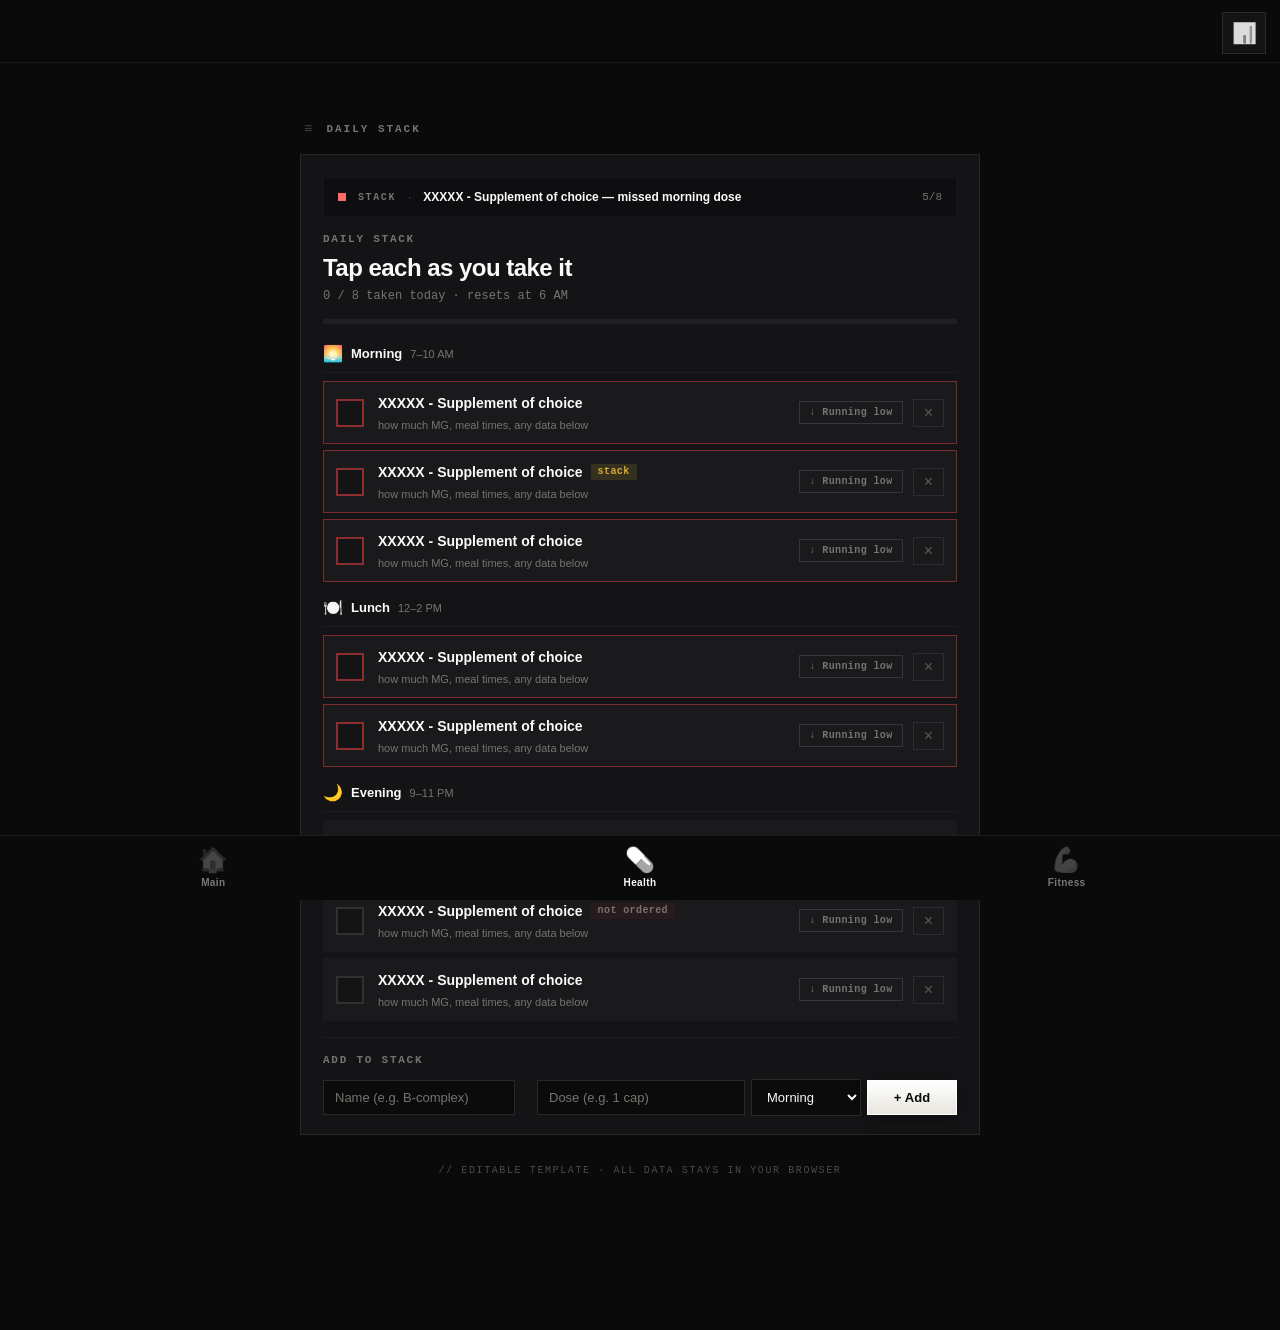
<file: health.html>
<!DOCTYPE html>
<html lang="en">
<head>
<meta charset="UTF-8">
<meta name="viewport" content="width=device-width, initial-scale=1.0, viewport-fit=cover">
<meta name="theme-color" content="#050506">
<meta name="color-scheme" content="dark">
<link rel="manifest" href="/manifest.json">
<meta name="apple-mobile-web-app-capable" content="yes">
<meta name="apple-mobile-web-app-status-bar-style" content="black-translucent">
<meta name="apple-mobile-web-app-title" content="Dashboard">
<link rel="apple-touch-icon" href="/icon-180.png">
<title>Daily Stack — Customizable Template</title>
<script src="topbar.js" defer></script>
<style>
:root {
  --bg: #050506;
  --bg-card: rgba(255, 255, 255, 0.04);
  --bg-secondary: rgba(255, 255, 255, 0.035);
  --bg-input: rgba(0, 0, 0, 0.28);
  --bg-input-focus: rgba(0, 0, 0, 0.36);
  --bg-dropdown: rgba(15, 15, 18, 0.96);

  --border: rgba(255, 255, 255, 0.06);
  --border-soft: rgba(255, 255, 255, 0.04);
  --border-strong: rgba(255, 255, 255, 0.12);

  --text-primary: #FAFAFA;
  --text-secondary: #B8B6B0;
  --text-tertiary: #76746E;
  --text-quaternary: #4D4B47;

  --accent: #1D9E75;
  --accent-glow: rgba(29, 158, 117, 0.35);
  --warning: #FF8A4D;
  --warning-bg: rgba(163, 45, 45, 0.10);
  --tag-stack: #D8AB30;
  --tag-stack-bg: rgba(216, 171, 48, 0.15);

  --font: -apple-system, BlinkMacSystemFont, "Inter", "Segoe UI", Roboto, Helvetica, Arial, sans-serif;
  --font-mono: ui-monospace, "SF Mono", Menlo, Consolas, monospace;
}

* { box-sizing: border-box; }
html, body {
  margin: 0; padding: 0;
  background: var(--bg);
  color: var(--text-secondary);
  font-family: var(--font);
  font-size: 15px; line-height: 1.5;
  -webkit-font-smoothing: antialiased;
  -moz-osx-font-smoothing: grayscale;
}
body { min-height: 100vh; position: relative; overflow-x: hidden; }

body::before {
  content: ''; position: fixed; inset: 0;
  background:
    radial-gradient(60% 50% at 82% 14%, rgba(224, 118, 88, 0.16) 0%, transparent 60%),
    radial-gradient(50% 40% at 18% 90%, rgba(180, 180, 200, 0.06) 0%, transparent 60%);
  filter: blur(40px);
  pointer-events: none; z-index: 0;
  animation: drift 36s ease-in-out infinite alternate;
}
body::after {
  content: ''; position: fixed; inset: 0;
  background-image: radial-gradient(rgba(255,255,255,0.014) 1px, transparent 1px);
  background-size: 3px 3px;
  pointer-events: none; z-index: 1;
}
@keyframes drift { 0% { transform: translate(0, 0); } 100% { transform: translate(-2%, 2%); } }

main {
  position: relative; z-index: 2;
  max-width: 720px; margin: 0 auto;
  padding: 56px 20px 80px;
  padding-top: max(56px, env(safe-area-inset-top, 56px));
}

.section-title {
  font-family: var(--font-mono);
  font-size: 11px; font-weight: 600;
  letter-spacing: 0.18em; text-transform: uppercase;
  color: var(--text-tertiary);
  margin: 0 4px 14px;
  display: flex; align-items: center; gap: 12px;
}
.section-title::before { content: '≡'; font-size: 14px; opacity: 0.5; }

.stack-card {
  background: var(--bg-card);
  border-radius: 16px;
  padding: 22px 22px 18px;
  backdrop-filter: blur(24px) saturate(1.2);
  -webkit-backdrop-filter: blur(24px) saturate(1.2);
  box-shadow: 0 12px 40px rgba(0,0,0,0.45);
}

.stack-head { margin-bottom: 12px; }
.sf-eyebrow {
  font-family: var(--font-mono);
  font-size: 11px; font-weight: 600;
  letter-spacing: 0.16em; text-transform: uppercase;
  color: var(--text-tertiary);
  margin-bottom: 6px;
}
.sf-title {
  font-size: 24px; font-weight: 700;
  letter-spacing: -0.022em;
  color: var(--text-primary);
  line-height: 1.15; margin-bottom: 2px;
}
.stack-progress-text {
  font-family: var(--font-mono);
  font-size: 12px; color: var(--text-tertiary);
  font-variant-numeric: tabular-nums;
  margin-top: 6px;
}
.stack-progress-track {
  height: 5px;
  background: rgba(255, 255, 255, 0.05);
  border-radius: 999px; overflow: hidden;
  margin: 14px 0 18px;
}
.stack-progress-fill {
  height: 100%; width: 0%;
  background: #FFFFFF; border-radius: 999px;
  transition: width 0.5s cubic-bezier(0.22, 1, 0.36, 1);
  box-shadow: inset 0 1px 0 rgba(255, 255, 255, 0.4);
}

.stack-window { margin-bottom: 14px; }
.stack-window-header {
  display: flex; align-items: center; gap: 8px;
  margin-bottom: 8px; padding-bottom: 6px;
  border-bottom: 1px solid var(--border-soft);
}
.stack-window-icon { font-size: 16px; }
.stack-window-title { font-size: 13px; font-weight: 700; color: var(--text-primary); }
.stack-window-time { font-size: 11px; color: var(--text-tertiary); font-weight: 500; }

.stack-item {
  display: grid;
  grid-template-columns: 32px 1fr auto auto;
  gap: 10px;
  align-items: center;
  padding: 10px 12px;
  border-radius: 10px;
  background: var(--bg-secondary);
  margin-bottom: 6px;
  border: 1px solid transparent;
  transition: background 0.2s, border-color 0.2s;
}
.stack-item:hover { background: rgba(255,255,255,0.05); }
.stack-item.taken { background: rgba(29,158,117,0.08); }
.stack-item.taken .stack-item-name { text-decoration: line-through; color: var(--text-tertiary); }

@keyframes pulse-red {
  0%, 100% { box-shadow: 0 0 0 0 rgba(239, 68, 68, 0.4); }
  50%      { box-shadow: 0 0 0 8px rgba(239, 68, 68, 0); }
}
.stack-item.missed {
  border: 1px solid rgba(239, 68, 68, 0.45);
  animation: pulse-red 1.5s ease-in-out infinite;
}
.stack-item.missed .stack-check { border-color: rgba(239, 68, 68, 0.55); }
.stack-item.taken.missed { animation: none; border-color: transparent; }
.stack-item.taken.missed .stack-check { border-color: var(--accent); }

.stack-check {
  width: 28px; height: 28px;
  border-radius: 50%;
  border: 2px solid var(--border-strong);
  background: var(--bg-card);
  cursor: pointer;
  display: flex; align-items: center; justify-content: center;
  font-size: 14px; color: transparent;
  transition: all 0.2s;
  flex-shrink: 0; font-family: inherit; padding: 0;
}
.stack-check:hover { border-color: var(--accent); }
.stack-check.checked {
  background: var(--accent); border-color: var(--accent);
  color: white;
  box-shadow: 0 0 12px var(--accent-glow);
}

.stack-item-body { min-width: 0; }
.stack-item-name {
  font-size: 14px; font-weight: 600;
  color: var(--text-primary);
  line-height: 1.2;
  display: inline-flex; align-items: center;
  gap: 8px; flex-wrap: wrap;
  outline: none;
}
.stack-item-name[contenteditable="true"] {
  outline: 1px solid rgba(255,255,255,0.25);
  outline-offset: 4px; border-radius: 4px;
}
.stack-item-meta {
  font-size: 11px; color: var(--text-tertiary);
  margin-top: 2px; outline: none; cursor: text;
}
.stack-item-meta[contenteditable="true"] {
  outline: 1px solid rgba(255,255,255,0.2);
  outline-offset: 4px; border-radius: 4px;
  color: var(--text-secondary);
}
.stack-item-meta:empty::before {
  content: 'add notes…';
  color: var(--text-quaternary);
  font-style: italic;
}

.stack-item-tag {
  font-family: var(--font-mono);
  font-size: 10px;
  padding: 2px 7px; border-radius: 99px;
  font-weight: 600; letter-spacing: 0.04em;
  text-transform: lowercase;
}
.stack-item-tag.tag-stack { background: var(--tag-stack-bg); color: var(--tag-stack); }
.stack-item-tag.tag-not-ordered { background: var(--warning-bg); color: var(--text-tertiary); }

.stack-low-btn {
  background: transparent;
  border: 1px solid var(--border-strong);
  color: var(--text-tertiary);
  font-size: 10px;
  padding: 5px 9px; border-radius: 6px;
  cursor: pointer;
  font-family: var(--font-mono);
  font-weight: 600; letter-spacing: 0.04em;
  white-space: nowrap;
  display: inline-flex; align-items: center; gap: 4px;
  transition: all 0.15s;
}
.stack-low-btn:hover { border-color: rgba(163,45,45,0.4); color: var(--warning); }
.stack-low-btn.is-low {
  background: var(--warning-bg);
  border-color: rgba(163,45,45,0.4);
  color: var(--warning);
}

.stack-item-del {
  background: transparent;
  border: 1px solid var(--border-strong);
  color: var(--text-tertiary);
  cursor: pointer;
  font-size: 16px;
  padding: 4px 10px; border-radius: 6px;
  opacity: 0.7;
  transition: opacity 0.15s, color 0.15s, border-color 0.15s, background 0.15s;
  font-family: inherit;
  line-height: 1;
  min-width: 28px; min-height: 28px;
  display: inline-flex; align-items: center; justify-content: center;
}
.stack-item:hover .stack-item-del { opacity: 1; }
.stack-item-del:hover, .stack-item-del:active {
  color: #FF6B6B;
  border-color: rgba(239, 68, 68, 0.45);
  background: rgba(239, 68, 68, 0.08);
  opacity: 1;
}

.stack-window-empty {
  font-size: 12px;
  color: var(--text-quaternary);
  font-style: italic;
  padding: 8px 12px;
}

/* ====== TICKER — cycles missed + running low every 5s ====== */
.stack-ticker {
  display: flex;
  align-items: center;
  gap: 12px;
  padding: 10px 14px;
  margin-bottom: 14px;
  background: rgba(0, 0, 0, 0.28);
  border: 1px solid rgba(255, 255, 255, 0.04);
  border-radius: 10px;
  font-size: 12px;
  min-height: 36px;
}
.stack-ticker-dot {
  width: 8px; height: 8px;
  border-radius: 50%;
  background: #6BE3A4;
  flex-shrink: 0;
  transition: background 0.3s;
}
.stack-ticker.status-low .stack-ticker-dot { background: #FF8A4D; }
.stack-ticker.status-missed .stack-ticker-dot {
  background: #FF6B6B;
  animation: ticker-pulse 1.5s ease-in-out infinite;
}
@keyframes ticker-pulse {
  0%, 100% { box-shadow: 0 0 0 0 rgba(239, 68, 68, 0.5); }
  50%      { box-shadow: 0 0 0 5px rgba(239, 68, 68, 0); }
}
.stack-ticker-label {
  font-family: var(--font-mono);
  font-size: 10px;
  font-weight: 700;
  letter-spacing: 0.16em;
  text-transform: uppercase;
  color: var(--text-tertiary);
  flex-shrink: 0;
}
.stack-ticker-sep { color: var(--text-quaternary); flex-shrink: 0; }
.stack-ticker-msg {
  flex: 1;
  font-size: 12px;
  font-weight: 600;
  color: var(--text-primary);
  white-space: nowrap;
  overflow: hidden;
  text-overflow: ellipsis;
  transition: opacity 0.28s;
}
.stack-ticker-msg.is-fading { opacity: 0; }
.stack-ticker-count {
  font-family: var(--font-mono);
  font-size: 11px;
  color: var(--text-tertiary);
  font-variant-numeric: tabular-nums;
  flex-shrink: 0;
}

.stack-add-wrap {
  margin-top: 16px;
  padding-top: 14px;
  border-top: 1px solid var(--border-soft);
}
.stack-add-label { margin-bottom: 10px; }
.stack-add-row {
  display: grid;
  grid-template-columns: 1fr 1fr 110px 90px;
  gap: 6px;
  align-items: center;
}
.stack-input {
  font-size: 13px;
  padding: 9px 11px;
  border-radius: 10px;
  border: 1px solid var(--border-strong);
  background: var(--bg-input);
  color: var(--text-primary);
  font-family: inherit;
  transition: border-color 0.18s, background 0.18s;
}
.stack-input::placeholder { color: var(--text-tertiary); }
.stack-input:focus {
  outline: none;
  border-color: rgba(255, 255, 255, 0.40);
  background: var(--bg-input-focus);
}
.stack-select { cursor: pointer; }
.stack-add-btn {
  font-size: 13px;
  padding: 9px 11px;
  border-radius: 10px;
  border: 1px solid rgba(255, 255, 255, 0.85);
  background: linear-gradient(180deg, #FFFFFF 0%, #E8E5DD 100%);
  color: #0A0A0B;
  font-weight: 700;
  letter-spacing: 0.005em;
  cursor: pointer;
  font-family: inherit;
  transition: transform 0.12s, box-shadow 0.18s, background 0.18s;
  box-shadow:
    inset 0 1px 0 rgba(255, 255, 255, 0.55),
    0 4px 14px rgba(0, 0, 0, 0.30);
}
.stack-add-btn:hover {
  background: linear-gradient(180deg, #FFFFFF 0%, #F2F0EA 100%);
  transform: translateY(-1px);
}
.stack-add-btn:active { transform: translateY(0) scale(0.97); }

/* ====== SEARCH AUTOCOMPLETE — appears below the form when typing in Name ====== */
.stack-name-wrap { position: relative; }

.stack-search-results {
  position: absolute;
  top: calc(100% + 6px);
  left: 0;
  width: max(100%, 320px);
  background: var(--bg-dropdown);
  border: 1px solid var(--border-strong);
  border-radius: 12px;
  max-height: 280px;
  overflow-y: auto;
  backdrop-filter: blur(20px) saturate(1.2);
  -webkit-backdrop-filter: blur(20px) saturate(1.2);
  box-shadow: 0 16px 40px rgba(0, 0, 0, 0.65);
  z-index: 50;
  padding: 6px;
}
.stack-search-results[hidden] { display: none; }

.stack-result {
  display: flex;
  gap: 12px; align-items: center;
  width: 100%;
  padding: 9px 11px;
  background: transparent; border: none;
  border-radius: 8px;
  cursor: pointer;
  text-align: left;
  font-family: inherit;
  color: var(--text-secondary);
  transition: background 0.12s;
}
.stack-result:hover, .stack-result.is-focused { background: rgba(255, 255, 255, 0.06); }

.stack-result-icon { font-size: 17px; flex-shrink: 0; width: 24px; text-align: center; }
.stack-result-body { min-width: 0; flex: 1; }
.stack-result-name {
  font-size: 13px; font-weight: 600;
  color: var(--text-primary); line-height: 1.2;
}
.stack-result-meta {
  font-size: 11px; color: var(--text-tertiary);
  margin-top: 2px;
}

.attribution {
  text-align: center; margin-top: 28px;
  font-family: var(--font-mono);
  font-size: 10px;
  letter-spacing: 0.16em;
  text-transform: uppercase;
  color: var(--text-quaternary);
}

@media (max-width: 600px) {
  main { padding: 40px 16px 60px; }
  .stack-card { padding: 18px 16px 14px; }
  .stack-item { grid-template-columns: 28px 1fr auto; gap: 8px; }
  .stack-item .stack-low-btn { grid-column: 2 / 4; margin-top: 4px; justify-self: start; }
  .stack-add-row { grid-template-columns: 1fr 1fr; }
  .stack-add-row .stack-add-btn { grid-column: 1 / -1; }
  .stack-add-row .stack-select { grid-column: 1 / -1; }
  .stack-search-results { width: 100%; }
}

::selection { background: rgba(224, 118, 88, 0.3); color: var(--text-primary); }
::-webkit-scrollbar { width: 10px; }
::-webkit-scrollbar-track { background: transparent; }
::-webkit-scrollbar-thumb { background: rgba(255, 255, 255, 0.08); border-radius: 999px; }
::-webkit-scrollbar-thumb:hover { background: rgba(255, 255, 255, 0.15); }
</style>
<link rel="stylesheet" href="/theme-sharp.css">
</head>
<body>

<main>
  <div class="section-title">Daily Stack</div>

  <div class="stack-card">
    <div class="stack-ticker" id="stackTicker">
      <span class="stack-ticker-dot"></span>
      <span class="stack-ticker-label">STACK</span>
      <span class="stack-ticker-sep">·</span>
      <span class="stack-ticker-msg" id="stackTickerMsg">All caught up — keep it rolling</span>
      <span class="stack-ticker-count" id="stackTickerCount">0/0</span>
    </div>

    <div class="stack-head">
      <div class="sf-eyebrow">Daily stack</div>
      <div class="sf-title">Tap each as you take it</div>
      <div class="stack-progress-text" id="stackProgressText">— / — taken today · resets at 6 AM</div>
    </div>

    <div class="stack-progress-track">
      <div id="stackProgressBar" class="stack-progress-fill"></div>
    </div>

    <div id="stackGroups"></div>

    <div class="stack-add-wrap">
      <div class="sf-eyebrow stack-add-label">Add to stack</div>
      <div class="stack-add-row">
        <div class="stack-name-wrap">
          <input id="stackAddName" type="text" placeholder="Name (e.g. B-complex)" class="stack-input" autocomplete="off" spellcheck="false" />
          <div id="stackSearchResults" class="stack-search-results" hidden></div>
        </div>
        <input id="stackAddDose" type="text" placeholder="Dose (e.g. 1 cap)" class="stack-input" />
        <select id="stackAddWindow" class="stack-input stack-select">
          <option value="morning">Morning</option>
          <option value="lunch">Lunch</option>
          <option value="evening">Evening</option>
          <option value="anytime">Anytime</option>
        </select>
        <button id="stackAddBtn" class="stack-add-btn">+ Add</button>
      </div>
    </div>
  </div>

  <div class="attribution">// editable template · all data stays in your browser</div>
</main>

<script>
(() => {
  'use strict';

  const storeGet = (k) => { try { return JSON.parse(localStorage.getItem(k)); } catch { return null; } };
  const storeSet = (k, v) => localStorage.setItem(k, JSON.stringify(v));

  function getActiveDate() {
    const now = new Date();
    if (now.getHours() < 6) now.setDate(now.getDate() - 1);
    const y = now.getFullYear();
    const m = String(now.getMonth() + 1).padStart(2, '0');
    const d = String(now.getDate()).padStart(2, '0');
    return `${y}-${m}-${d}`;
  }

  const TEMPLATE_VERSION = 5;

  const STACK_DEFAULTS = [
    { id: 'm1', name: 'XXXXX - Supplement of choice', dose: '', window: 'morning', note: 'how much MG, meal times, any data below', tag: null,    ordered: true  },
    { id: 'm2', name: 'XXXXX - Supplement of choice', dose: '', window: 'morning', note: 'how much MG, meal times, any data below', tag: 'stack', ordered: true  },
    { id: 'm3', name: 'XXXXX - Supplement of choice', dose: '', window: 'morning', note: 'how much MG, meal times, any data below', tag: null,    ordered: true  },
    { id: 'l1', name: 'XXXXX - Supplement of choice', dose: '', window: 'lunch',   note: 'how much MG, meal times, any data below', tag: null,    ordered: true  },
    { id: 'l2', name: 'XXXXX - Supplement of choice', dose: '', window: 'lunch',   note: 'how much MG, meal times, any data below', tag: null,    ordered: true  },
    { id: 'e1', name: 'XXXXX - Supplement of choice', dose: '', window: 'evening', note: 'how much MG, meal times, any data below', tag: null,    ordered: true  },
    { id: 'e2', name: 'XXXXX - Supplement of choice', dose: '', window: 'evening', note: 'how much MG, meal times, any data below', tag: 'not-ordered', ordered: false },
    { id: 'e3', name: 'XXXXX - Supplement of choice', dose: '', window: 'evening', note: 'how much MG, meal times, any data below', tag: null,    ordered: true  },
  ];

  const STACK_WINDOWS = [
    { key: 'morning', icon: '🌅', title: 'Morning', time: '7–10 AM', cutoffHour: 10 },
    { key: 'lunch',   icon: '🍽️', title: 'Lunch',   time: '12–2 PM', cutoffHour: 14 },
    { key: 'evening', icon: '🌙', title: 'Evening', time: '9–11 PM', cutoffHour: 23 },
    { key: 'anytime', icon: '⏱️', title: 'Anytime', time: 'No fixed window', cutoffHour: null },
  ];

  // ====== SUPPLEMENT DATABASE — researched defaults ======
  const SUPPLEMENT_DB = [
    { name: 'Creatine monohydrate', dose: '5g', window: 'anytime', note: 'Daily — consistency matters more than timing', icon: '🏋️', aliases: ['creatine'] },
    { name: 'Beta-alanine', dose: '2–5g', window: 'morning', note: 'Pre-workout — split doses to avoid tingles', icon: '🏋️', aliases: ['beta alanine'] },
    { name: 'L-citrulline', dose: '6–8g', window: 'morning', note: '~30 min pre-workout for pump', icon: '🏋️', aliases: ['citrulline'] },
    { name: 'BCAAs', dose: '5–10g', window: 'anytime', note: 'Around workout window', icon: '🏋️', aliases: ['bcaa'] },
    { name: 'Whey protein', dose: '25–40g', window: 'anytime', note: 'Post-workout or to hit daily target', icon: '🥤', aliases: ['whey'] },
    { name: 'Casein protein', dose: '25–40g', window: 'evening', note: 'Before bed for slow overnight aminos', icon: '🥤', aliases: ['casein'] },
    { name: 'L-carnitine', dose: '1–2g', window: 'morning', note: 'With carbs for best uptake', icon: '🏋️', aliases: ['carnitine'] },
    { name: 'Acetyl-L-carnitine', dose: '500mg–2g', window: 'morning', note: 'Cognitive variant — crosses BBB', icon: '🧠', aliases: ['alcar'] },
    { name: 'HMB', dose: '3g', window: 'anytime', note: 'Split 3x daily — muscle preservation', icon: '🏋️', aliases: ['hmb'] },
    { name: 'Glutamine', dose: '5g', window: 'anytime', note: 'Recovery — post-workout or before bed', icon: '🏋️', aliases: ['l-glutamine'] },
    { name: 'Vitamin D3', dose: '2000–5000 IU', window: 'lunch', note: 'Fat-soluble — take with biggest meal', icon: '☀️', aliases: ['vit d', 'vitamin d', 'd3', 'cholecalciferol'] },
    { name: 'Vitamin K2 (MK-7)', dose: '100–200 mcg', window: 'lunch', note: 'Pairs with D3 — same meal', icon: '💊', aliases: ['vit k', 'vitamin k', 'k2', 'mk7'] },
    { name: 'Vitamin C', dose: '500–1000mg', window: 'morning', note: 'Water-soluble — split if over 500mg', icon: '🍊', aliases: ['vit c', 'ascorbic acid'] },
    { name: 'Vitamin B12', dose: '500–1000mcg', window: 'morning', note: 'Methylcobalamin form preferred', icon: '⚡', aliases: ['b12', 'methylcobalamin'] },
    { name: 'B-complex', dose: '1 cap', window: 'morning', note: 'All B vitamins — energy', icon: '⚡', aliases: ['b complex', 'b vitamins'] },
    { name: 'Vitamin A', dose: '5000 IU', window: 'lunch', note: 'Fat-soluble — with fat', icon: '💊', aliases: ['vit a', 'retinol'] },
    { name: 'Vitamin E', dose: '400 IU', window: 'lunch', note: 'Fat-soluble — with fat', icon: '💊', aliases: ['vit e', 'tocopherol'] },
    { name: 'Folate', dose: '400–800mcg', window: 'morning', note: 'Methylfolate preferred', icon: '💊', aliases: ['folic acid', 'b9', 'methylfolate'] },
    { name: 'Biotin', dose: '30mcg–5mg', window: 'anytime', note: 'Hair, skin, nails', icon: '💅', aliases: ['biotin', 'b7'] },
    { name: 'Multivitamin', dose: '1 serving', window: 'lunch', note: 'Take with food', icon: '💊', aliases: ['multi', 'multivitamin'] },
    { name: 'Magnesium glycinate', dose: '200–400mg', window: 'evening', note: '30–60 min before bed — sleep helper', icon: '🌙', aliases: ['magnesium', 'mag glycinate', 'bisglycinate'] },
    { name: 'Magnesium L-threonate', dose: '144mg elemental', window: 'evening', note: 'Cognitive variant — crosses BBB', icon: '🧠', aliases: ['magtein', 'threonate'] },
    { name: 'Magnesium citrate', dose: '200–400mg', window: 'evening', note: 'Also supports digestion', icon: '🌙', aliases: ['mag citrate'] },
    { name: 'Zinc', dose: '15–30mg', window: 'evening', note: 'With food — not with calcium or iron', icon: '💊', aliases: ['zinc'] },
    { name: 'Iron', dose: '18–65mg', window: 'morning', note: 'Empty stomach with vit C', icon: '💊', aliases: ['iron'] },
    { name: 'Calcium', dose: '500mg', window: 'evening', note: 'With food — not with iron', icon: '🦴', aliases: ['calcium'] },
    { name: 'Selenium', dose: '100–200mcg', window: 'anytime', note: 'Thyroid + antioxidant', icon: '💊', aliases: ['selenium'] },
    { name: 'Iodine', dose: '150mcg', window: 'morning', note: 'Thyroid support', icon: '💊', aliases: ['iodine'] },
    { name: 'Omega-3 (Fish oil)', dose: '2–3g EPA+DHA', window: 'lunch', note: 'With biggest fatty meal', icon: '🐟', aliases: ['omega 3', 'omega3', 'fish oil', 'epa', 'dha'] },
    { name: 'Krill oil', dose: '500–1000mg', window: 'lunch', note: 'More absorbable than fish oil', icon: '🐟', aliases: ['krill'] },
    { name: 'MCT oil', dose: '1–2 tbsp', window: 'morning', note: 'Fast energy — start low', icon: '🥥', aliases: ['mct'] },
    { name: 'Flaxseed oil', dose: '1–2g', window: 'lunch', note: 'Plant omega-3 — with food', icon: '🌱', aliases: ['flax', 'flaxseed'] },
    { name: 'L-theanine', dose: '100–200mg', window: 'morning', note: 'Stacks with caffeine 2:1', icon: '🧠', aliases: ['theanine'] },
    { name: 'Caffeine', dose: '100–200mg', window: 'morning', note: 'Stack with L-theanine for cleaner focus', icon: '☕', aliases: ['caffeine'] },
    { name: 'Rhodiola rosea', dose: '200–400mg', window: 'morning', note: 'Adaptogen — energy and stress', icon: '🌿', aliases: ['rhodiola'] },
    { name: 'Lion\'s mane', dose: '500–1000mg', window: 'morning', note: 'Cognitive support — daily', icon: '🍄', aliases: ['lions mane', 'hericium'] },
    { name: 'Bacopa monnieri', dose: '300–600mg', window: 'morning', note: 'With fat — long-term memory', icon: '🌿', aliases: ['bacopa'] },
    { name: 'Ginkgo biloba', dose: '120–240mg', window: 'morning', note: 'Circulation and cognition', icon: '🌿', aliases: ['ginkgo'] },
    { name: 'Alpha-GPC', dose: '300–600mg', window: 'morning', note: 'Choline — focus and learning', icon: '🧠', aliases: ['alpha gpc'] },
    { name: 'Phosphatidylserine', dose: '100–300mg', window: 'evening', note: 'Cortisol regulation', icon: '🧠', aliases: ['ps'] },
    { name: 'NAC', dose: '600–1800mg', window: 'morning', note: 'Glutathione precursor — split doses', icon: '💊', aliases: ['nac', 'n-acetyl cysteine'] },
    { name: 'Melatonin', dose: '0.3–3mg', window: 'evening', note: '30–60 min before bed — start low', icon: '🌙', aliases: ['melatonin'] },
    { name: 'Glycine', dose: '3g', window: 'evening', note: 'Body temp drop = better sleep onset', icon: '🌙', aliases: ['glycine'] },
    { name: 'Apigenin', dose: '50mg', window: 'evening', note: 'From chamomile — before bed', icon: '🌙', aliases: ['apigenin'] },
    { name: 'Ashwagandha', dose: '300–600mg', window: 'evening', note: 'KSM-66 form — stress and cortisol', icon: '🌿', aliases: ['ashwagandha', 'ksm-66'] },
    { name: 'L-tryptophan', dose: '500mg–1g', window: 'evening', note: 'Serotonin precursor — sleep onset', icon: '🌙', aliases: ['tryptophan'] },
    { name: 'GABA', dose: '500–750mg', window: 'evening', note: 'Calming — before bed', icon: '🌙', aliases: ['gaba'] },
    { name: 'Valerian root', dose: '300–600mg', window: 'evening', note: 'Sleep onset support', icon: '🌙', aliases: ['valerian'] },
    { name: 'Probiotics', dose: '10–50 billion CFU', window: 'morning', note: 'Empty stomach or with food', icon: '🦠', aliases: ['probiotic'] },
    { name: 'Quercetin', dose: '500–1000mg', window: 'anytime', note: 'Pairs well with vitamin C', icon: '🌿', aliases: ['quercetin'] },
    { name: 'Curcumin', dose: '500–1000mg', window: 'lunch', note: 'With black pepper + fat', icon: '🌿', aliases: ['curcumin', 'turmeric'] },
    { name: 'Resveratrol', dose: '250–500mg', window: 'morning', note: 'With fat for absorption', icon: '🍇', aliases: ['resveratrol'] },
    { name: 'CoQ10 / Ubiquinol', dose: '100–200mg', window: 'lunch', note: 'Fat-soluble — with biggest meal', icon: '💊', aliases: ['coq10', 'ubiquinol'] },
    { name: 'Alpha lipoic acid', dose: '300–600mg', window: 'morning', note: 'Empty stomach for absorption', icon: '💊', aliases: ['ala', 'alpha lipoic'] },
    { name: 'Glutathione', dose: '250–1000mg', window: 'morning', note: 'Liposomal form for absorption', icon: '💊', aliases: ['glutathione'] },
    { name: 'Astaxanthin', dose: '4–12mg', window: 'lunch', note: 'Fat-soluble — with fatty meal', icon: '💊', aliases: ['astaxanthin'] },
    { name: 'Berberine', dose: '500mg', window: 'lunch', note: 'Before meals — glucose support', icon: '💊', aliases: ['berberine'] },
    { name: 'Milk thistle', dose: '200–400mg', window: 'anytime', note: 'Silymarin — liver support', icon: '🌿', aliases: ['milk thistle', 'silymarin'] },
    { name: 'Spirulina', dose: '3–5g', window: 'morning', note: 'Algae — protein and antioxidants', icon: '🌱', aliases: ['spirulina'] },
    { name: 'Chlorella', dose: '2–4g', window: 'morning', note: 'Algae — detox support', icon: '🌱', aliases: ['chlorella'] },
    { name: 'Tongkat ali', dose: '200–400mg', window: 'morning', note: 'Cycle 8 weeks on/off', icon: '🌿', aliases: ['tongkat', 'longjack'] },
    { name: 'Fadogia agrestis', dose: '600mg', window: 'morning', note: 'Cycle 8 weeks on/off', icon: '🌿', aliases: ['fadogia'] },
    { name: 'DHEA', dose: '25–50mg', window: 'morning', note: 'Hormonal — consult doctor', icon: '💊', aliases: ['dhea'] },
    { name: 'Pregnenolone', dose: '10–50mg', window: 'morning', note: 'Hormonal — consult doctor', icon: '💊', aliases: ['pregnenolone'] },
    { name: 'Tribulus terrestris', dose: '250–750mg', window: 'morning', note: 'Libido and energy', icon: '🌿', aliases: ['tribulus'] },
    { name: 'Maca root', dose: '1.5–3g', window: 'morning', note: 'Adaptogen — energy and libido', icon: '🌿', aliases: ['maca'] },
    { name: 'Collagen peptides', dose: '10–20g', window: 'anytime', note: 'With vitamin C for synthesis', icon: '💅', aliases: ['collagen'] },
    { name: 'Glucosamine', dose: '1500mg', window: 'lunch', note: 'With food', icon: '🦴', aliases: ['glucosamine'] },
    { name: 'Chondroitin', dose: '1200mg', window: 'lunch', note: 'Often paired with glucosamine', icon: '🦴', aliases: ['chondroitin'] },
    { name: 'MSM', dose: '1–3g', window: 'anytime', note: 'Joint support', icon: '🦴', aliases: ['msm'] },
    { name: 'Hyaluronic acid', dose: '120–200mg', window: 'anytime', note: 'Skin and joint hydration', icon: '💅', aliases: ['hyaluronic', 'ha'] },
    { name: 'Cordyceps', dose: '1–3g', window: 'morning', note: 'Energy and endurance', icon: '🍄', aliases: ['cordyceps'] },
    { name: 'Reishi', dose: '1–2g', window: 'evening', note: 'Calming adaptogen', icon: '🍄', aliases: ['reishi', 'ganoderma'] },
    { name: 'Chaga', dose: '1–2g', window: 'morning', note: 'Antioxidant and immune', icon: '🍄', aliases: ['chaga'] },
  ];

  let todayKey = `stack:taken:${getActiveDate()}`;

  function getItems() {
    const storedVersion = storeGet('stack:version');
    const stored = storeGet('stack:items');
    if (!stored || !Array.isArray(stored) || !stored.length || storedVersion !== TEMPLATE_VERSION) {
      const fresh = JSON.parse(JSON.stringify(STACK_DEFAULTS));
      storeSet('stack:items', fresh);
      storeSet('stack:version', TEMPLATE_VERSION);
      return fresh;
    }
    return stored;
  }
  function setItems(items) { storeSet('stack:items', items); }
  function getTaken() { return storeGet(todayKey) || {}; }
  function setTaken(map) { storeSet(todayKey, map); }
  function getLow() { return storeGet('stack:low') || []; }
  function setLow(arr) { storeSet('stack:low', arr); }

  function toggleTaken(id) {
    const taken = getTaken();
    if (taken[id]) delete taken[id]; else taken[id] = Date.now();
    setTaken(taken); render();
  }
  function toggleLow(id) {
    const low = getLow();
    if (low.includes(id)) setLow(low.filter(x => x !== id));
    else { low.push(id); setLow(low); }
    render();
  }
  function deleteItem(id) {
    setItems(getItems().filter(i => i.id !== id));
    const taken = getTaken();
    delete taken[id];
    setTaken(taken);
    setLow(getLow().filter(x => x !== id));
    render();
  }
  function addItem(name, dose, windowKey, note = '') {
    const v = String(name || '').trim();
    if (!v) return;
    const items = getItems();
    const id = 'custom_' + Date.now() + '_' + Math.random().toString(36).slice(2, 6);
    items.push({
      id, name: v,
      dose: String(dose || '').trim(),
      window: ['morning','lunch','evening','anytime'].includes(windowKey) ? windowKey : 'anytime',
      note: String(note || '').trim(),
      tag: null, ordered: true
    });
    setItems(items);
    render();
  }
  function updateItem(id, field, value) {
    const items = getItems();
    const item = items.find(i => i.id === id);
    if (!item) return;
    item[field] = value;
    setItems(items);
  }

  function render() {
    const items = getItems();
    const taken = getTaken();
    const low = getLow();
    const totalCount = items.length;
    const takenCount = items.filter(i => taken[i.id]).length;
    document.getElementById('stackProgressText').textContent =
      `${takenCount} / ${totalCount} taken today · resets at 6 AM`;
    const pct = totalCount === 0 ? 0 : (takenCount / totalCount) * 100;
    document.getElementById('stackProgressBar').style.width = pct + '%';

    const groupsEl = document.getElementById('stackGroups');
    groupsEl.innerHTML = '';

    const now = new Date();
    const nowHour = now.getHours() + (now.getMinutes() / 60);

    STACK_WINDOWS.forEach(win => {
      const winItems = items.filter(i => (i.window || 'anytime') === win.key);
      if (winItems.length === 0) return;

      const group = document.createElement('div');
      group.className = 'stack-window';
      group.innerHTML = `
        <div class="stack-window-header">
          <span class="stack-window-icon">${win.icon}</span>
          <span class="stack-window-title">${win.title}</span>
          <span class="stack-window-time">${win.time}</span>
        </div>`;

      const isPastCutoff = win.cutoffHour !== null && nowHour > win.cutoffHour;

      winItems.forEach(item => {
        const isTaken = !!taken[item.id];
        const isLow = low.includes(item.id);
        const isMissed = !isTaken && isPastCutoff;

        const row = document.createElement('div');
        row.className = 'stack-item' + (isTaken ? ' taken' : '') + (isMissed ? ' missed' : '');

        let tagHtml = '';
        if (item.tag === 'stack') tagHtml = '<span class="stack-item-tag tag-stack">stack</span>';
        else if (item.tag === 'not-ordered') tagHtml = '<span class="stack-item-tag tag-not-ordered">not ordered</span>';

        row.innerHTML = `
          <button class="stack-check ${isTaken ? 'checked' : ''}" data-action="toggle" data-id="${item.id}" aria-label="Mark taken">${isTaken ? '✓' : ''}</button>
          <div class="stack-item-body">
            <div class="stack-item-name" data-edit="name" data-id="${item.id}">
              <span class="stack-item-name-text">${escapeHtml(item.name)}</span>${tagHtml}
            </div>
            <div class="stack-item-meta" data-edit="meta" data-id="${item.id}">${escapeHtml(metaText(item))}</div>
          </div>
          <button class="stack-low-btn ${isLow ? 'is-low' : ''}" data-action="low" data-id="${item.id}">↓ Running low</button>
          <button class="stack-item-del" data-action="del" data-id="${item.id}" aria-label="Delete">×</button>`;

        group.appendChild(row);
      });

      groupsEl.appendChild(group);
    });

    if (groupsEl.children.length === 0) {
      groupsEl.innerHTML = `<div class="stack-window-empty">No items yet — add one below to start your stack.</div>`;
    }

    // Sync ticker after every render
    renderTicker();
  }

  // ====== TICKER ======
  let tickerIndex = 0;
  let tickerInterval = null;
  let cachedIssues = [];

  function getStackIssues() {
    const items = getItems();
    const taken = getTaken();
    const low = getLow();
    const now = new Date();
    const nowHour = now.getHours() + (now.getMinutes() / 60);

    const missed = [];
    const lowList = [];

    items.forEach(item => {
      const win = STACK_WINDOWS.find(w => w.key === (item.window || 'anytime'));
      const isPastCutoff = win && win.cutoffHour !== null && nowHour > win.cutoffHour;
      const isTaken = !!taken[item.id];
      if (isPastCutoff && !isTaken) {
        missed.push({
          type: 'missed',
          text: `${item.name} — missed ${win.title.toLowerCase()} dose`
        });
      }
      if (low.includes(item.id)) {
        lowList.push({
          type: 'low',
          text: `${item.name} — running low, reorder soon`
        });
      }
    });

    return [...missed, ...lowList];
  }

  function renderTicker() {
    const issues = getStackIssues();
    const tickerEl = document.getElementById('stackTicker');
    const msgEl = document.getElementById('stackTickerMsg');
    const countEl = document.getElementById('stackTickerCount');
    const totalItems = getItems().length;

    cachedIssues = issues;

    if (issues.length === 0) {
      msgEl.textContent = 'All caught up — keep it rolling';
      tickerEl.classList.remove('status-low', 'status-missed');
      countEl.textContent = `${totalItems}/${totalItems}`;
      tickerIndex = 0;
      return;
    }

    const hasMissed = issues.some(i => i.type === 'missed');
    tickerEl.classList.remove('status-low', 'status-missed');
    tickerEl.classList.add(hasMissed ? 'status-missed' : 'status-low');

    if (tickerIndex >= issues.length) tickerIndex = 0;
    msgEl.textContent = issues[tickerIndex].text;
    countEl.textContent = `${issues.length}/${totalItems}`;
  }

  function cycleTicker() {
    if (cachedIssues.length <= 1) {
      renderTicker();
      return;
    }
    const msgEl = document.getElementById('stackTickerMsg');
    msgEl.classList.add('is-fading');
    setTimeout(() => {
      tickerIndex++;
      renderTicker();
      msgEl.classList.remove('is-fading');
    }, 280);
  }

  function startTicker() {
    if (tickerInterval) clearInterval(tickerInterval);
    tickerInterval = setInterval(cycleTicker, 5000);
  }

  function metaText(item) {
    const parts = [];
    if (item.dose) parts.push(item.dose);
    if (item.note) parts.push(item.note);
    return parts.join(' · ');
  }
  function escapeHtml(str) {
    return String(str).replace(/[&<>"']/g, c => ({'&':'&amp;','<':'&lt;','>':'&gt;','"':'&quot;',"'":'&#39;'}[c]));
  }

  document.getElementById('stackGroups').addEventListener('click', (e) => {
    const btn = e.target.closest('[data-action]');
    if (!btn) return;
    e.stopPropagation();
    const id = btn.dataset.id;
    if (btn.dataset.action === 'toggle') toggleTaken(id);
    else if (btn.dataset.action === 'low') toggleLow(id);
    else if (btn.dataset.action === 'del') deleteItem(id);
  });
  document.getElementById('stackGroups').addEventListener('pointerdown', (e) => {
    const btn = e.target.closest('[data-action="del"]');
    if (!btn) return;
    e.preventDefault(); e.stopPropagation();
    deleteItem(btn.dataset.id);
  });
  document.getElementById('stackGroups').addEventListener('click', (e) => {
    const editEl = e.target.closest('[data-edit]');
    if (!editEl) return;
    if (e.target.closest('[data-action]')) return;
    if (editEl.getAttribute('contenteditable') === 'true') return;
    startEdit(editEl);
  });

  function startEdit(el) {
    const id = el.dataset.id;
    const field = el.dataset.edit;
    if (field === 'name') {
      const textSpan = el.querySelector('.stack-item-name-text');
      if (!textSpan) return;
      textSpan.setAttribute('contenteditable', 'true');
      textSpan.style.outline = '1px solid rgba(255,255,255,0.25)';
      textSpan.style.outlineOffset = '4px';
      textSpan.style.borderRadius = '4px';
      textSpan.focus();
      placeCaretAtEnd(textSpan);
      const finish = (commit) => {
        textSpan.removeAttribute('contenteditable');
        textSpan.style.outline = ''; textSpan.style.outlineOffset = '';
        if (commit) {
          const newVal = textSpan.textContent.trim();
          if (newVal) updateItem(id, 'name', newVal); else render();
        } else render();
      };
      textSpan.addEventListener('blur', () => finish(true), { once: true });
      textSpan.addEventListener('keydown', (e) => {
        if (e.key === 'Enter') { e.preventDefault(); textSpan.blur(); }
        if (e.key === 'Escape') { textSpan.blur(); render(); }
      });
    }
    if (field === 'meta') {
      el.setAttribute('contenteditable', 'true');
      el.focus(); placeCaretAtEnd(el);
      const finish = (commit) => {
        el.removeAttribute('contenteditable');
        if (commit) {
          const text = el.textContent.trim();
          const parts = text.split(/\s*·\s*/);
          updateItem(id, 'dose', parts[0] || '');
          updateItem(id, 'note', parts.slice(1).join(' · '));
        }
        render();
      };
      el.addEventListener('blur', () => finish(true), { once: true });
      el.addEventListener('keydown', (e) => {
        if (e.key === 'Enter') { e.preventDefault(); el.blur(); }
        if (e.key === 'Escape') { el.blur(); render(); }
      });
    }
  }

  function placeCaretAtEnd(el) {
    const range = document.createRange();
    range.selectNodeContents(el);
    range.collapse(false);
    const sel = window.getSelection();
    sel.removeAllRanges();
    sel.addRange(range);
  }

  // ====== ADD FORM + SEARCH AUTOCOMPLETE ======
  const nameInput = document.getElementById('stackAddName');
  const doseInput = document.getElementById('stackAddDose');
  const winSelect = document.getElementById('stackAddWindow');
  const addBtn = document.getElementById('stackAddBtn');
  const resultsEl = document.getElementById('stackSearchResults');

  let pendingNote = ''; // hidden note auto-filled when a DB result is selected

  function searchSupplements(q) {
    const query = q.toLowerCase().trim();
    if (!query) return [];
    const starts = [];
    const contains = [];
    SUPPLEMENT_DB.forEach(s => {
      const nameLC = s.name.toLowerCase();
      const aliases = (s.aliases || []).map(a => a.toLowerCase());
      const allNames = [nameLC, ...aliases];
      if (allNames.some(n => n.startsWith(query))) starts.push(s);
      else if (allNames.some(n => n.includes(query))) contains.push(s);
    });
    return [...starts, ...contains].slice(0, 6);
  }

  function renderSearchResults(q) {
    const matches = searchSupplements(q);
    if (!q.trim() || matches.length === 0) {
      resultsEl.hidden = true;
      resultsEl.innerHTML = '';
      return;
    }
    resultsEl.hidden = false;
    resultsEl.innerHTML = matches.map(s => {
      const winMeta = STACK_WINDOWS.find(w => w.key === s.window) || STACK_WINDOWS[3];
      return `
        <button class="stack-result" data-name="${escapeHtml(s.name)}" data-dose="${escapeHtml(s.dose)}" data-window="${s.window}" data-note="${escapeHtml(s.note)}">
          <div class="stack-result-icon">${s.icon || '💊'}</div>
          <div class="stack-result-body">
            <div class="stack-result-name">${escapeHtml(s.name)}</div>
            <div class="stack-result-meta">${escapeHtml(s.dose)} · ${winMeta.icon} ${winMeta.title.toLowerCase()} · ${escapeHtml(s.note)}</div>
          </div>
        </button>`;
    }).join('');
  }

  nameInput.addEventListener('input', () => {
    renderSearchResults(nameInput.value);
    pendingNote = ''; // reset note if user is typing manually
  });
  nameInput.addEventListener('focus', () => {
    if (nameInput.value.trim()) renderSearchResults(nameInput.value);
  });

  document.addEventListener('click', (e) => {
    if (!e.target.closest('.stack-name-wrap')) resultsEl.hidden = true;
  });

  resultsEl.addEventListener('click', (e) => {
    const btn = e.target.closest('.stack-result');
    if (!btn) return;
    nameInput.value = btn.dataset.name;
    doseInput.value = btn.dataset.dose;
    winSelect.value = btn.dataset.window;
    pendingNote = btn.dataset.note;
    resultsEl.hidden = true;
    addBtn.focus();
  });

  addBtn.addEventListener('click', () => {
    addItem(nameInput.value, doseInput.value, winSelect.value, pendingNote);
    nameInput.value = '';
    doseInput.value = '';
    pendingNote = '';
    resultsEl.hidden = true;
    nameInput.focus();
  });

  [nameInput, doseInput].forEach(i => {
    i.addEventListener('keydown', (e) => {
      if (e.key === 'Enter') {
        // If search dropdown is open with matches, pick the first one
        if (!resultsEl.hidden && i === nameInput) {
          const firstResult = resultsEl.querySelector('.stack-result');
          if (firstResult) { e.preventDefault(); firstResult.click(); return; }
        }
        addBtn.click();
      }
      if (e.key === 'Escape') resultsEl.hidden = true;
    });
  });

  setInterval(() => {
    const newKey = `stack:taken:${getActiveDate()}`;
    if (newKey !== todayKey) todayKey = newKey;
    render();
  }, 60 * 1000);

  render();
  startTicker();
})();
</script>

</body>
</html>
</file>
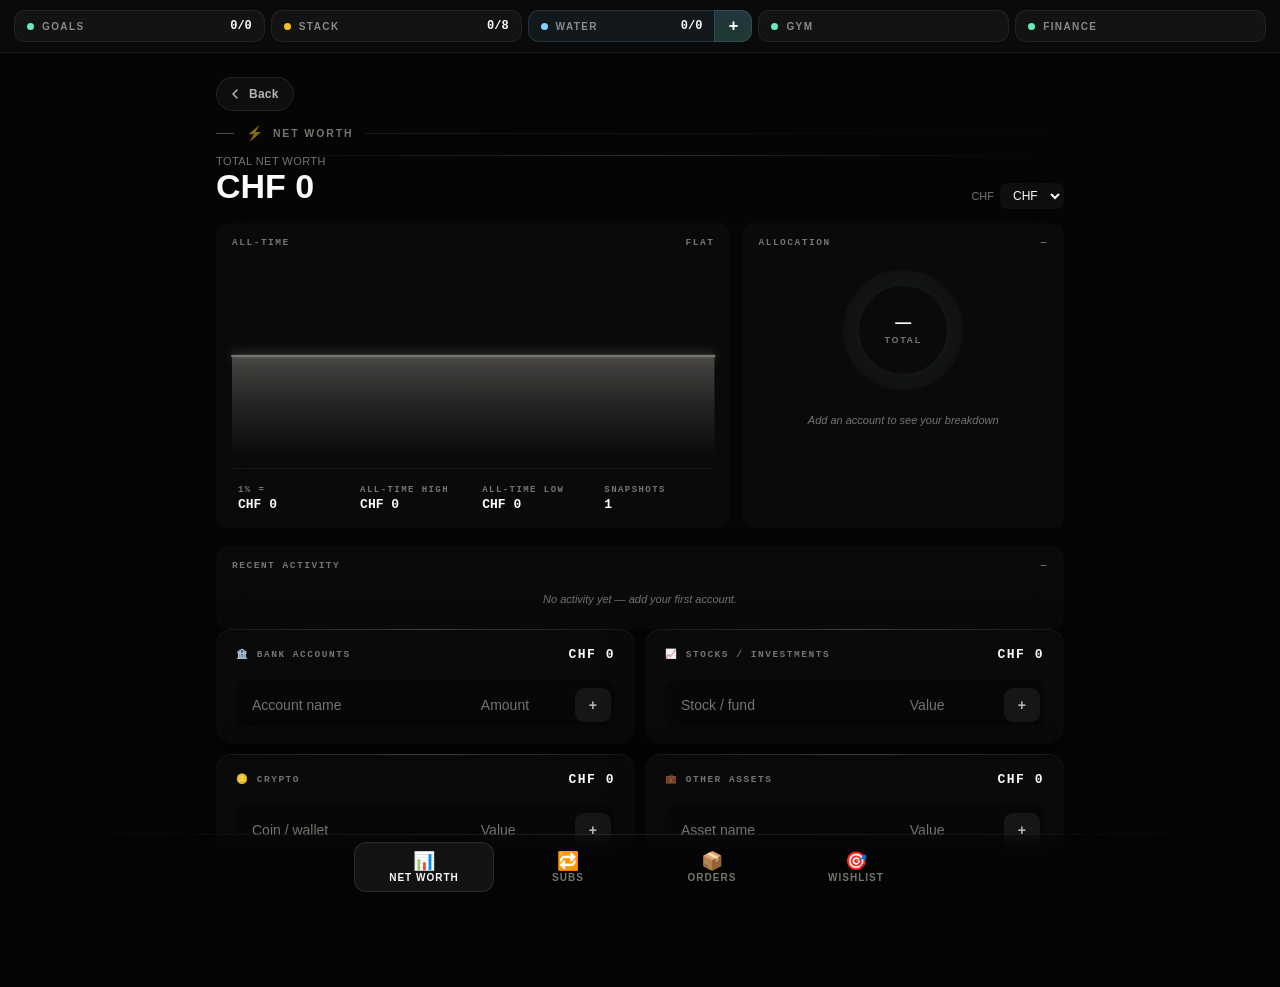
<file: YTdashh1/finance.html>
<!DOCTYPE html>
<html lang="en">
<head>
<meta charset="UTF-8">
<meta name="viewport" content="width=device-width, initial-scale=1, maximum-scale=1, user-scalable=no, viewport-fit=cover">
<meta name="theme-color" content="#0a0a0b">
<meta name="apple-mobile-web-app-status-bar-style" content="black-translucent">
<title>Finances</title>
<script src="topbar.js" defer></script>
<style>
:root {
  --bg: #0A0A0B;
  --bg-deep: #050506;
  --bg-card: rgba(255, 255, 255, 0.04);
  --bg-secondary: rgba(255, 255, 255, 0.035);
  --glass-bg: rgba(255, 255, 255, 0.04);
  --glass-border: transparent;
  --glass-border-strong: transparent;
  --glass-shadow:
    0 1px 0 0 rgba(255, 255, 255, 0.06) inset,
    0 12px 40px rgba(0, 0, 0, 0.45),
    0 1px 2px rgba(0, 0, 0, 0.25);
  --text-primary: #FAFAFA;
  --text-secondary: #B8B6B0;
  --text-tertiary: #76746E;
  --text-quaternary: #4D4B47;
  --border: transparent;
  --border-soft: transparent;
  --accent: #E07658;
  --success: #6BE3A4;
  --warning: #F2C063;
  --danger: #FF6B6B;
  --radius-sm: 8px;
  --radius-md: 12px;
  --radius-lg: 16px;
  --font: -apple-system, BlinkMacSystemFont, "Inter", "Segoe UI", Roboto, Helvetica, Arial, sans-serif;
  --font-mono: ui-monospace, "SF Mono", Menlo, Consolas, monospace;
  color-scheme: dark;
}

* { box-sizing: border-box; margin: 0; padding: 0; }

html, body {
  background: var(--bg-deep);
  color: var(--text-primary);
  font-family: var(--font);
  -webkit-font-smoothing: antialiased;
  min-height: 100%;
}

/* Backdrop — black with subtle warm + cool washes */
body::before {
  content: '';
  position: fixed;
  inset: -10%;
  z-index: -2;
  background:
    radial-gradient(60% 45% at 82% 14%, rgba(224, 118, 88, 0.16) 0%, transparent 55%),
    radial-gradient(55% 45% at 18% 90%, rgba(180, 180, 200, 0.06) 0%, transparent 55%),
    linear-gradient(180deg, #0A0A0B 0%, #050506 100%);
  filter: blur(40px) saturate(1.05);
  pointer-events: none;
}
body::after {
  content: '';
  position: fixed;
  inset: 0;
  z-index: -1;
  background-image: radial-gradient(rgba(255,255,255,0.014) 1px, transparent 1px);
  background-size: 3px 3px;
  opacity: 0.7;
  pointer-events: none;
}

.shell {
  max-width: 880px;
  margin: 0 auto;
  padding: 24px 16px 100px;   /* extra bottom padding so tab bar doesn't cover content */
}

/* ===== Back to dashboard ===== */
.fin-back-btn {
  display: inline-flex;
  align-items: center;
  gap: 6px;
  padding: 8px 14px 8px 10px;
  margin: 0 0 14px;
  background: rgba(255,255,255,0.04);
  border: 1px solid rgba(255,255,255,0.08);
  border-radius: 999px;
  color: var(--text-secondary);
  font-family: var(--font);
  font-size: 12px;
  font-weight: 600;
  letter-spacing: 0.02em;
  text-decoration: none;
  -webkit-tap-highlight-color: transparent;
  transition: background 0.15s ease, color 0.15s ease;
}
.fin-back-btn:hover, .fin-back-btn:active {
  background: rgba(255,255,255,0.07);
  color: var(--text-primary);
}
.fin-back-btn svg { display: block; }

/* ===== Bottom tab bar ===== */
.bottom-tabs {
  position: fixed;
  bottom: 0; left: 0; right: 0;
  z-index: 100;
  display: flex;
  justify-content: center;
  gap: 4px;
  padding: 8px max(12px, env(safe-area-inset-left)) calc(8px + env(safe-area-inset-bottom)) max(12px, env(safe-area-inset-right));
  background: linear-gradient(180deg, transparent, rgba(5,5,6,0.92) 30%);
  backdrop-filter: blur(20px);
  -webkit-backdrop-filter: blur(20px);
}
.bottom-tabs::before {
  content: '';
  position: absolute;
  top: 0; left: 12px; right: 12px;
  height: 1px;
  background: linear-gradient(90deg, transparent, rgba(255,255,255,0.10), transparent);
  pointer-events: none;
}
.bot-tab {
  flex: 1; max-width: 140px;
  display: flex; flex-direction: column; align-items: center; gap: 2px;
  background: transparent;
  border: 1px solid transparent;
  color: var(--text-tertiary);
  padding: 9px 14px 8px;
  border-radius: 12px;
  font-family: inherit;
  cursor: pointer;
  -webkit-tap-highlight-color: transparent;
  transition: background 0.15s, color 0.15s, border-color 0.15s;
}
.bot-tab:hover { color: var(--text-secondary); background: rgba(255,255,255,0.025); }
.bot-tab.active {
  color: var(--text-primary);
  background: rgba(255,255,255,0.06);
  border-color: rgba(255,255,255,0.10);
}
.bot-tab-icon { font-size: 18px; line-height: 1; }
.bot-tab-label {
  font-size: 10px; font-weight: 700;
  letter-spacing: 0.10em;
  text-transform: uppercase;
}

/* Sections: hide non-active when bottom tabs are in use */
.section[hidden] { display: none !important; }

/* Hide scrollbars everywhere */
html, body { scrollbar-width: none; -ms-overflow-style: none; }
*::-webkit-scrollbar { width: 0 !important; height: 0 !important; display: none !important; }

/* Section title with reorder controls */
.section { margin-bottom: 18px; }
.section-title {
  font-size: 10.5px;
  font-weight: 700;
  letter-spacing: 0.18em;
  text-transform: uppercase;
  color: var(--text-tertiary);
  margin-bottom: 14px;
  display: flex;
  align-items: center;
  gap: 12px;
}
.section-title::before {
  content: '';
  width: 18px;
  height: 1px;
  background: var(--text-tertiary);
  opacity: 0.6;
}
.section-title-text { display: inline-flex; align-items: center; gap: 8px; }
.section-title-text::before {
  content: '⚡';
  font-size: 14px;
  color: var(--text-tertiary);
  opacity: 0.5;
}
.section-reorder { display: inline-flex; gap: 6px; opacity: 0.5; }
.section-reorder button {
  background: transparent;
  border: none;
  color: var(--text-tertiary);
  cursor: pointer;
  font-size: 12px;
  padding: 0 4px;
  font-family: inherit;
  -webkit-tap-highlight-color: transparent;
}
.section-reorder button:hover { color: var(--text-primary); }
.section-title::after {
  content: '';
  flex: 1;
  height: 1px;
  background: linear-gradient(90deg, rgba(255,255,255,0.08), transparent);
}

/* Card */
.card {
  background: var(--glass-bg);
  border: 1px solid var(--glass-border);
  border-radius: var(--radius-lg);
  padding: 18px 20px;
  margin-bottom: 10px;
  backdrop-filter: blur(24px) saturate(1.2);
  -webkit-backdrop-filter: blur(24px) saturate(1.2);
  box-shadow: var(--glass-shadow);
  position: relative;
  overflow: hidden;
}
.card::before {
  content: '';
  position: absolute;
  top: 0; left: 14px; right: 14px;
  height: 1px;
  background: linear-gradient(90deg, transparent, rgba(255,255,255,0.16), transparent);
  pointer-events: none;
}
.card-grid {
  display: grid;
  grid-template-columns: repeat(auto-fit, minmax(220px, 1fr));
  gap: 10px;
}

/* Tag pills */
.tag {
  display: inline-flex;
  align-items: center;
  gap: 5px;
  font-size: 10.5px;
  padding: 3px 9px 3px 8px;
  border-radius: 999px;
  margin: 2px;
  font-weight: 700;
  letter-spacing: 0.04em;
  border: none;
  background: rgba(255, 255, 255, 0.05);
  color: var(--text-secondary);
  font-family: var(--font-mono);
  text-transform: uppercase;
}
.tag::before {
  content: '';
  width: 5px; height: 5px;
  border-radius: 50%;
  flex-shrink: 0;
  background: rgba(255,255,255,0.30);
}
.tag-green::before { background: #6BE3A4; box-shadow: 0 0 6px rgba(107,227,164,0.55); }
.tag-green { background: rgba(107, 227, 164, 0.10); color: #8EE9B7; }
.pill-group { display: flex; flex-wrap: wrap; gap: 4px; margin-bottom: 10px; }

/* Empty state */
.empty-state {
  font-size: 11px;
  font-weight: 700;
  letter-spacing: 0.10em;
  text-transform: uppercase;
  color: var(--text-tertiary);
  text-align: center;
  padding: 16px 0;
  font-family: var(--font-mono);
  display: flex;
  align-items: center;
  justify-content: center;
  gap: 8px;
}
.empty-state::before {
  content: '';
  width: 5px; height: 5px;
  border-radius: 50%;
  background: var(--text-quaternary);
  flex-shrink: 0;
}

/* Quick-add composer */
.quick-add {
  display: flex;
  gap: 6px;
  align-items: stretch;
  margin-top: 10px;
  padding: 4px;
  background: rgba(0, 0, 0, 0.30);
  border-radius: 12px;
  border: none;
}
.quick-add input,
.quick-add input[type="text"],
.quick-add input[type="number"],
.quick-add input[type="date"],
.quick-add select {
  flex: 1;
  min-width: 0;
  background: transparent;
  border: none;
  outline: none;
  color: var(--text-primary);
  padding: 9px 12px;
  font-family: inherit;
  font-size: 14px;
}
.quick-add input::placeholder { color: var(--text-tertiary); }
.quick-add-btn {
  padding: 0 14px;
  background: rgba(255,255,255,0.06);
  border: none;
  color: var(--text-secondary);
  border-radius: 9px;
  font-family: inherit;
  font-size: 14px;
  font-weight: 700;
  cursor: pointer;
  white-space: nowrap;
}
.quick-add-btn:hover { background: rgba(255,255,255,0.12); color: var(--text-primary); }
.quick-add-btn:active { transform: scale(0.96); }

/* Custom list rows */
.custom-item {
  display: flex;
  align-items: center;
  gap: 10px;
  padding: 9px 12px;
  background: rgba(255,255,255,0.025);
  border: none;
  border-radius: 10px;
  margin-bottom: 5px;
  font-size: 13px;
  color: var(--text-primary);
}
.custom-item:hover { background: rgba(255,255,255,0.05); }
.custom-item .item-dot {
  width: 5px; height: 5px;
  border-radius: 50%;
  background: rgba(255,255,255,0.30);
  flex-shrink: 0;
}
.custom-item span { flex: 1; word-break: break-word; }
.custom-item .delete-x {
  background: transparent;
  border: none;
  color: var(--text-tertiary);
  cursor: pointer;
  font-size: 16px;
  padding: 2px 6px;
  border-radius: 6px;
  opacity: 0.5;
}
.custom-item:hover .delete-x { opacity: 1; }
.custom-item .delete-x:hover { color: #FF8A8A; background: rgba(255,138,138,0.10); }

/* Inline label eyebrow */
.label {
  font-size: 9.5px;
  color: var(--text-tertiary);
  margin-bottom: 10px;
  font-weight: 800;
  text-transform: uppercase;
  letter-spacing: 0.16em;
  font-family: var(--font-mono);
}

/* ===== Net Worth ===== */
.nw-list { font-size: 13px; }
.nw-row {
  display: flex; justify-content: space-between; align-items: center;
  padding: 5px 0; gap: 8px; min-width: 0;
}
.nw-name {
  color: var(--text-primary); flex: 1 1 auto; min-width: 0;
  overflow: hidden; text-overflow: ellipsis; white-space: nowrap;
}
.nw-amt {
  font-weight: 600; color: var(--text-primary); flex-shrink: 0;
  font-variant-numeric: tabular-nums; font-family: var(--font-mono);
  font-size: 12px; white-space: nowrap;
}
.nw-name-edit, .nw-amt-edit {
  cursor: pointer; border-radius: 4px;
  padding: 2px 4px; margin: -2px -4px;
}
.nw-name-edit:hover, .nw-amt-edit:hover { background: rgba(255, 255, 255, 0.06); }
.nw-del {
  background: none; border: none;
  color: var(--text-tertiary); cursor: pointer;
  font-size: 14px; padding: 0 4px; line-height: 1;
  flex-shrink: 0;
}
.nw-del:hover { color: var(--danger); }

.nw-subcard {
  background: rgba(255,255,255,0.025) !important;
  border: none;
  margin-bottom: 0;
  min-width: 0;
  display: flex;
  flex-direction: column;
}
.nw-subcard .quick-add {
  border-top: none !important;
  display: grid;
  grid-template-columns: 1fr 100px auto;
  gap: 6px;
  align-items: stretch;
  margin-top: 8px;
  padding-top: 8px;
}
.nw-subcard .quick-add input {
  min-width: 0; width: 100%; max-width: none !important;
}
#netWorthTotal + * + .card-grid,
.section .card .card-grid {
  display: grid;
  grid-template-columns: repeat(2, minmax(0, 1fr));
  gap: 10px;
}
@media (max-width: 720px) {
  .section .card .card-grid { grid-template-columns: 1fr; }
}

/* Stock-style net-worth chart */
.nw-chart-wrap {
  margin: 14px 0 18px;
  padding: 14px 16px 12px;
  background: rgba(255, 255, 255, 0.025);
  border: none;
  border-radius: 12px;
  position: relative;
  overflow: hidden;
}
.nw-chart-head {
  display: flex;
  justify-content: space-between;
  align-items: center;
  margin-bottom: 8px;
  font-size: 9.5px;
  font-weight: 800;
  letter-spacing: 0.16em;
  text-transform: uppercase;
  font-family: var(--font-mono);
}
.nw-chart-label { color: var(--text-tertiary); }
.nw-chart-delta { font-variant-numeric: tabular-nums; color: var(--text-tertiary); }
.nw-chart-delta.up   { color: #6BE3A4; }
.nw-chart-delta.down { color: #FF8A8A; }
.nw-chart-svg {
  display: block;
  width: 100%;
  height: 200px;
  color: var(--text-tertiary);
  overflow: visible;
  transition: color 0.4s ease;
}
.nw-chart-grid {
  stroke: rgba(255,255,255,0.05);
  stroke-width: 1;
  stroke-dasharray: 2 4;
  vector-effect: non-scaling-stroke;
}
.nw-chart-empty {
  position: absolute;
  inset: 28px 16px 12px;
  font-size: 11px;
  color: var(--text-tertiary);
  text-align: center;
  font-style: italic;
  display: flex;
  align-items: center;
  justify-content: center;
  pointer-events: none;
}
.nw-chart-wrap.has-data .nw-chart-empty { display: none; }

/* Stats overlay sitting at the bottom of the chart card */
.nw-chart-stats {
  display: grid;
  grid-template-columns: repeat(4, 1fr);
  gap: 6px;
  margin-top: 12px;
  padding-top: 12px;
  border-top: 1px solid rgba(255,255,255,0.05);
}
@media (max-width: 720px) {
  .nw-chart-stats { grid-template-columns: repeat(2, 1fr); }
}
.nw-stat {
  display: flex; flex-direction: column; gap: 2px;
  padding: 4px 6px;
}
.nw-stat-label {
  font-size: 9px; letter-spacing: 0.16em; font-weight: 800;
  text-transform: uppercase; color: var(--text-tertiary);
  font-family: var(--font-mono);
}
.nw-stat-val {
  font-size: 13px; font-weight: 700;
  color: var(--text-primary);
  font-variant-numeric: tabular-nums;
  font-family: var(--font-mono);
  white-space: nowrap;
  overflow: hidden;
  text-overflow: ellipsis;
}

/* Two-column overview row: line chart + donut */
.nw-overview-grid {
  display: grid;
  grid-template-columns: 1.6fr 1fr;
  gap: 12px;
  margin: 14px 0 18px;
  align-items: stretch;
}
@media (max-width: 720px) {
  .nw-overview-grid { grid-template-columns: 1fr; }
}
.nw-overview-grid .nw-chart-wrap { margin: 0; }
.nw-donut-wrap {
  position: relative;
  padding: 14px 16px 12px;
  background: rgba(255, 255, 255, 0.025);
  border-radius: 12px;
  display: flex;
  flex-direction: column;
}
.nw-donut-stage {
  position: relative;
  width: 140px;
  height: 140px;
  margin: 4px auto 6px;
}
.nw-donut-svg {
  width: 140px; height: 140px;
  transform: rotate(-90deg);
  display: block;
}
.nw-donut-svg path {
  transition: opacity 0.18s, filter 0.25s;
}
/* Soft fade glow on the WHOLE donut, not per-path — much subtler, no outline */
.nw-donut-stage::after {
  content: '';
  position: absolute;
  inset: 18px;
  border-radius: 50%;
  background: radial-gradient(circle at center,
    rgba(110,231,183,0.18) 0%,
    rgba(110,231,183,0.08) 40%,
    transparent 70%);
  filter: blur(10px);
  pointer-events: none;
  z-index: -1;
}
.nw-donut-svg:hover path { opacity: 0.5; }
.nw-donut-svg path:hover { opacity: 1; }
.nw-donut-center {
  position: absolute; inset: 0;
  display: flex; flex-direction: column;
  align-items: center; justify-content: center;
  pointer-events: none;
  text-align: center;
}
.nw-donut-num {
  font-size: 16px; font-weight: 700;
  font-variant-numeric: tabular-nums;
  letter-spacing: -0.015em;
  color: var(--text-primary);
  line-height: 1;
}
.nw-donut-sub {
  font-size: 9px; letter-spacing: 0.18em; font-weight: 700;
  text-transform: uppercase; color: var(--text-tertiary);
  margin-top: 4px;
}
.nw-donut-empty {
  text-align: center;
  font-size: 11px; color: var(--text-tertiary);
  padding: 8px 0;
  font-style: italic;
}
.nw-donut-empty.hidden { display: none; }
.nw-donut-legend {
  margin-top: 8px;
  display: flex; flex-direction: column; gap: 4px;
}
.nw-leg {
  display: grid; grid-template-columns: 8px 1fr auto;
  gap: 8px; align-items: center;
  font-size: 11px;
  padding: 4px 6px;
  border-radius: 6px;
  font-variant-numeric: tabular-nums;
}
.nw-leg-dot {
  width: 8px; height: 8px; border-radius: 50%;
  box-shadow: 0 0 6px currentColor;
}
.nw-leg-name { color: var(--text-secondary); }
.nw-leg-pct {
  color: var(--text-primary); font-weight: 700;
  font-family: var(--font-mono);
  font-size: 10.5px;
}

/* ===== Activity log ===== */
.nw-activity {
  margin-top: 14px;
  padding: 14px 16px 12px;
  background: rgba(255, 255, 255, 0.025);
  border-radius: 12px;
}
.nw-activity-h {
  display: flex;
  justify-content: space-between;
  align-items: center;
  margin-bottom: 10px;
  font-size: 9.5px;
  font-weight: 800;
  letter-spacing: 0.16em;
  text-transform: uppercase;
  font-family: var(--font-mono);
}
.nw-activity-list {
  display: flex; flex-direction: column; gap: 6px;
  /* Show ~3 rows then scroll. Each row is ~44px + 6px gap. */
  max-height: 156px;
  overflow-y: auto;
  scrollbar-width: thin;
}
/* Subtle scroll affordance — shows there's more below */
.nw-activity-list::-webkit-scrollbar { width: 4px !important; display: block !important; }
.nw-activity-list::-webkit-scrollbar-thumb { background: rgba(255,255,255,0.10); border-radius: 2px; }
.nw-activity-list::-webkit-scrollbar-track { background: transparent; }
.nw-activity-row {
  display: grid; grid-template-columns: 4px 1fr auto auto;
  gap: 10px; align-items: center;
  padding: 8px 12px;
  background: rgba(255,255,255,0.025);
  border-radius: 8px;
  font-size: 12.5px;
  transition: background 0.15s;
}
.nw-activity-row:hover { background: rgba(255,255,255,0.05); }
.nw-activity-bar {
  width: 4px; height: 24px; border-radius: 2px;
  flex-shrink: 0;
  box-shadow: 0 0 6px currentColor;
}
.nw-activity-info {
  min-width: 0;
  display: flex; flex-direction: column; gap: 1px;
}
.nw-activity-name {
  color: var(--text-primary); font-weight: 600;
  white-space: nowrap; overflow: hidden; text-overflow: ellipsis;
  font-size: 13px;
}
.nw-activity-meta {
  font-size: 10.5px; color: var(--text-tertiary);
  font-family: var(--font-mono);
  letter-spacing: 0.04em;
  text-transform: uppercase;
}
.nw-activity-amt {
  font-size: 13px; font-weight: 700;
  font-variant-numeric: tabular-nums;
  font-family: var(--font-mono);
  white-space: nowrap;
}
.nw-activity-amt.up   { color: #6BE3A4; }
.nw-activity-amt.down { color: #FF8A8A; }
.nw-activity-date {
  font-size: 10.5px; color: var(--text-tertiary);
  font-family: var(--font-mono);
  white-space: nowrap;
  font-variant-numeric: tabular-nums;
}
.nw-activity-empty {
  text-align: center; padding: 12px 0;
  color: var(--text-tertiary); font-size: 11px;
  font-style: italic;
}
.nw-activity-empty.hidden { display: none; }
.nw-activity-list.hidden { display: none; }

/* ============================================================
   ORDERS — full-spec form (name, cost, ccy, from-category, date)
   ============================================================ */
.ord-add-card {
  background: rgba(255,255,255,0.025) !important;
  border: 1px solid rgba(255,255,255,0.05) !important;
}
.ord-add-eyebrow {
  font-size: 10px; letter-spacing: 0.18em; font-weight: 800;
  text-transform: uppercase; color: var(--text-tertiary);
  font-family: var(--font-mono);
  margin-bottom: 10px;
}
.ord-add-grid {
  display: grid;
  grid-template-columns: 1.6fr 1fr 0.8fr 1.1fr 1.1fr auto;
  gap: 6px; align-items: stretch;
  padding: 4px;
  background: rgba(0, 0, 0, 0.30);
  border-radius: 12px;
}
@media (max-width: 720px) {
  .ord-add-grid { grid-template-columns: 1fr 1fr; }
  .ord-add-grid .ord-input-name { grid-column: 1 / -1; }
  .ord-add-grid .ord-add-btn    { grid-column: 1 / -1; }
}
.ord-input {
  background: transparent; border: none; outline: none;
  color: var(--text-primary);
  font-family: inherit; font-size: 13px;
  padding: 9px 10px;
  min-width: 0;
  -moz-appearance: textfield;
}
.ord-input::-webkit-outer-spin-button,
.ord-input::-webkit-inner-spin-button { -webkit-appearance: none; margin: 0; }
.ord-input::placeholder { color: var(--text-tertiary); }
.ord-input-cost { text-align: right; font-variant-numeric: tabular-nums; font-weight: 600; }
.ord-input-ccy, .ord-input-from {
  background: rgba(255,255,255,0.04);
  border-radius: 8px;
  cursor: pointer; font-weight: 600;
  appearance: none; -webkit-appearance: none;
  text-align: center;
}
.ord-input-from { font-size: 12px; }
.ord-add-btn {
  padding: 0 14px;
  background: linear-gradient(180deg, #6EE7B7, #4ED4A0);
  color: #04201A; border: none;
  border-radius: 9px;
  font-family: inherit; font-size: 13px; font-weight: 700;
  cursor: pointer; white-space: nowrap;
  box-shadow: 0 4px 14px rgba(110,231,183,0.22);
  transition: transform 0.12s, box-shadow 0.18s;
}
.ord-add-btn:hover { transform: translateY(-1px); box-shadow: 0 6px 18px rgba(110,231,183,0.36); }
.ord-add-btn:active { transform: scale(0.97); }
.ord-add-preview {
  margin-top: 10px; padding: 8px 12px;
  background: rgba(110,231,183,0.06);
  border: 1px solid rgba(110,231,183,0.14);
  border-radius: 8px;
  font-size: 12px; color: var(--text-secondary);
  font-family: var(--font-mono);
}
.ord-add-preview.warn { background: rgba(242,192,99,0.08); border-color: rgba(242,192,99,0.20); color: #F2C063; }
.ord-add-preview.bad  { background: rgba(255,138,138,0.08); border-color: rgba(255,138,138,0.20); color: #FF8A8A; }

.ord-section-h {
  display: flex; justify-content: space-between; align-items: baseline;
  margin: 18px 4px 8px;
}
.ord-section-label {
  font-size: 10px; letter-spacing: 0.18em; font-weight: 800;
  text-transform: uppercase; color: var(--text-tertiary);
  font-family: var(--font-mono);
}
.ord-section-count {
  font-size: 11px; color: var(--text-tertiary);
  font-family: var(--font-mono);
  font-variant-numeric: tabular-nums;
}

.ord-card {
  background: rgba(255,255,255,0.025);
  border-radius: 14px;
  padding: 14px 16px;
  margin-bottom: 8px;
  border-left: 3px solid var(--text-tertiary);
  transition: background 0.15s;
}
.ord-card:hover { background: rgba(255,255,255,0.045); }
.ord-card.cat-bank   { border-left-color: #7DD3FC; }
.ord-card.cat-stocks { border-left-color: #6EE7B7; }
.ord-card.cat-crypto { border-left-color: #FBBF24; }
.ord-card.cat-other  { border-left-color: #B794F4; }
.ord-card-h {
  display: grid; grid-template-columns: 1fr auto auto;
  gap: 12px; align-items: baseline;
}
.ord-card-name {
  font-size: 15px; font-weight: 700;
  color: var(--text-primary);
  white-space: nowrap; overflow: hidden; text-overflow: ellipsis;
}
.ord-card-amt {
  font-size: 17px; font-weight: 700;
  color: var(--text-primary);
  font-variant-numeric: tabular-nums;
  font-family: var(--font-mono);
  white-space: nowrap;
}
.ord-card-x {
  background: transparent; border: 1px solid rgba(255,255,255,0.08);
  color: var(--text-tertiary);
  cursor: pointer; font-size: 14px;
  padding: 4px 9px; border-radius: 6px;
  font-family: inherit; line-height: 1;
}
.ord-card-x:hover { color: #FF8A8A; }
.ord-card-meta {
  display: flex; flex-wrap: wrap; gap: 10px;
  margin-top: 8px;
  font-size: 11px;
  font-family: var(--font-mono);
  color: var(--text-tertiary);
}
.ord-meta-pill {
  display: inline-flex; align-items: center; gap: 5px;
  padding: 3px 9px; border-radius: 999px;
  background: rgba(255,255,255,0.04);
  font-weight: 700;
  letter-spacing: 0.04em;
}
.ord-meta-pill.from { color: var(--text-secondary); }
.ord-meta-pill.pct.good { color: #6EE7B7; background: rgba(110,231,183,0.10); }
.ord-meta-pill.pct.warn { color: #F2C063; background: rgba(242,192,99,0.10); }
.ord-meta-pill.pct.bad  { color: #FF8A8A; background: rgba(255,138,138,0.10); }
.ord-meta-pill.date { color: var(--text-secondary); }
.ord-meta-pill.date.soon { color: #F2C063; background: rgba(242,192,99,0.10); }
.ord-meta-pill.date.today { color: #6EE7B7; background: rgba(110,231,183,0.10); }
.ord-meta-pill.date.past { color: #FF8A8A; background: rgba(255,138,138,0.10); }

.ord-empty-card {
  text-align: center; padding: 32px 20px;
  background: rgba(255,255,255,0.025);
  border-radius: 14px;
  border: 1px dashed rgba(255,255,255,0.08);
}
.ord-empty-card.hidden { display: none; }
.ord-empty-icon {
  font-size: 36px; margin-bottom: 8px;
  opacity: 0.6;
}
.ord-empty-title {
  font-size: 15px; font-weight: 700;
  color: var(--text-primary); margin-bottom: 4px;
}
.ord-empty-sub {
  font-size: 12px; color: var(--text-tertiary);
  line-height: 1.5; max-width: 360px; margin: 0 auto;
}

/* ============================================================
   WISHLIST — premium polished UI
   ============================================================ */
/* Hero card */
.wish-hero {
  background: linear-gradient(135deg, rgba(183,148,244,0.08), rgba(110,231,183,0.04)) !important;
  border: 1px solid rgba(183,148,244,0.18) !important;
  position: relative; overflow: hidden;
}
.wish-hero::after {
  content: '';
  position: absolute;
  top: -40px; right: -40px;
  width: 160px; height: 160px;
  border-radius: 50%;
  background: radial-gradient(circle, rgba(183,148,244,0.18), transparent 70%);
  filter: blur(20px);
  pointer-events: none;
}
.wish-hero-top {
  display: flex; justify-content: space-between; align-items: flex-end;
  gap: 16px; margin-bottom: 14px; position: relative;
}
.wish-hero-eyebrow {
  font-size: 10px; letter-spacing: 0.20em; font-weight: 700;
  text-transform: uppercase; color: var(--text-tertiary);
  margin-bottom: 6px;
}
.wish-hero-num {
  font-size: 32px; font-weight: 700; letter-spacing: -0.025em;
  font-variant-numeric: tabular-nums; line-height: 1;
  color: var(--text-primary);
}
.wish-hero-pct-wrap { text-align: right; }
.wish-hero-pct-label {
  font-size: 10px; letter-spacing: 0.16em; font-weight: 700;
  text-transform: uppercase; color: var(--text-tertiary);
  font-family: var(--font-mono);
  margin-bottom: 4px;
}
.wish-hero-pct-num {
  font-size: 22px; font-weight: 700;
  font-variant-numeric: tabular-nums;
  font-family: var(--font-mono);
  color: #B794F4;
}
.wish-hero-pct-num.warn { color: #F2C063; }
.wish-hero-pct-num.bad  { color: #FF8A8A; }
.wish-hero-bar {
  height: 6px; border-radius: 3px;
  background: rgba(255,255,255,0.06);
  overflow: hidden; position: relative;
}
.wish-hero-bar-fill {
  height: 100%; border-radius: 3px;
  background: linear-gradient(90deg, #B794F4, #6EE7B7);
  box-shadow: 0 0 8px rgba(183,148,244,0.5);
  transition: width 0.4s ease;
}
.wish-hero-foot {
  font-size: 11.5px; color: var(--text-tertiary);
  margin-top: 10px; position: relative;
  font-family: var(--font-mono);
}

/* Add card */
.wish-add-card {
  background: rgba(255,255,255,0.025) !important;
  border: 1px solid rgba(255,255,255,0.05) !important;
}
.wish-add-eyebrow {
  font-size: 10px; letter-spacing: 0.18em; font-weight: 800;
  text-transform: uppercase; color: var(--text-tertiary);
  font-family: var(--font-mono);
  margin-bottom: 10px;
}
.wish-add-row {
  display: flex; gap: 6px; align-items: stretch;
  flex-wrap: wrap;
  padding: 4px;
  background: rgba(0, 0, 0, 0.30);
  border-radius: 12px;
}
.wish-input {
  background: transparent; border: none; outline: none;
  color: var(--text-primary);
  font-family: inherit; font-size: 14px;
  padding: 9px 12px;
  -moz-appearance: textfield;
}
.wish-input::-webkit-outer-spin-button,
.wish-input::-webkit-inner-spin-button { -webkit-appearance: none; margin: 0; }
.wish-input::placeholder { color: var(--text-tertiary); }
.wish-input-name { flex: 2; min-width: 160px; }
.wish-input-amt  { flex: 1; min-width: 80px; max-width: 110px; text-align: right; font-variant-numeric: tabular-nums; }
.wish-input-ccy {
  flex: 0 1 80px;
  background: rgba(255,255,255,0.04);
  border-radius: 9px;
  color: var(--text-primary);
  font-family: inherit; font-size: 12px;
  font-weight: 600;
  cursor: pointer;
  appearance: none; -webkit-appearance: none;
  text-align: center;
}
.wish-add-btn {
  padding: 0 18px;
  background: linear-gradient(180deg, #B794F4, #9F7DD4);
  color: #ffffff; border: none;
  border-radius: 9px;
  font-family: inherit; font-size: 14px; font-weight: 700;
  cursor: pointer;
  white-space: nowrap;
  box-shadow: 0 4px 14px rgba(183,148,244,0.30);
  transition: transform 0.12s, box-shadow 0.18s;
}
.wish-add-btn:hover { transform: translateY(-1px); box-shadow: 0 6px 18px rgba(183,148,244,0.45); }
.wish-add-btn:active { transform: scale(0.97); }

.wish-section-h {
  display: flex; justify-content: space-between; align-items: baseline;
  margin: 18px 4px 8px;
}
.wish-section-label {
  font-size: 10px; letter-spacing: 0.18em; font-weight: 800;
  text-transform: uppercase; color: var(--text-tertiary);
  font-family: var(--font-mono);
}
.wish-section-count {
  font-size: 11px; color: var(--text-tertiary);
  font-family: var(--font-mono);
  font-variant-numeric: tabular-nums;
}

.wish-empty-card {
  text-align: center; padding: 32px 20px;
  background: rgba(255,255,255,0.025);
  border-radius: 14px;
  border: 1px dashed rgba(255,255,255,0.08);
}
.wish-empty-card.hidden { display: none; }
.wish-empty-icon {
  font-size: 36px; margin-bottom: 8px;
  opacity: 0.6;
}
.wish-empty-title {
  font-size: 15px; font-weight: 700;
  color: var(--text-primary); margin-bottom: 4px;
}
.wish-empty-sub {
  font-size: 12px; color: var(--text-tertiary);
  line-height: 1.5; max-width: 320px; margin: 0 auto;
}

/* ===== Wishlist rows ===== */
.wish-row {
  background: rgba(255,255,255,0.025);
  border-radius: 12px;
  padding: 12px 14px;
  margin-bottom: 8px;
}
.wish-row-h {
  display: grid;
  grid-template-columns: 1fr auto auto;
  gap: 12px;
  align-items: center;
}
.wish-row-info { min-width: 0; }
.wish-row-name {
  font-weight: 600; color: var(--text-primary);
  font-size: 14px;
}
.wish-row-meta {
  font-size: 11px; color: var(--text-tertiary);
  margin-top: 2px;
  font-family: var(--font-mono);
}
.wish-row-amt-wrap { text-align: right; line-height: 1.1; }
.wish-row-amt {
  font-size: 17px; font-weight: 700;
  color: var(--text-primary);
  font-variant-numeric: tabular-nums;
  font-family: var(--font-mono);
}
.wish-row-pct {
  font-size: 10.5px; font-weight: 700;
  margin-top: 3px;
  font-family: var(--font-mono);
  letter-spacing: 0.04em;
  text-transform: uppercase;
}
.wish-row-pct.good { color: #6BE3A4; }
.wish-row-pct.warn { color: #F2C063; }
.wish-row-pct.bad  { color: #FF8A8A; }
.wish-row-pct.flat { color: var(--text-tertiary); }
.wish-row-x {
  background: transparent; border: 1px solid rgba(255,255,255,0.10);
  color: var(--text-tertiary);
  cursor: pointer; font-size: 14px;
  padding: 4px 8px; border-radius: 6px;
  font-family: inherit; line-height: 1;
}
.wish-row-x:hover { color: #FF8A8A; }
.wish-row-bar {
  height: 5px; border-radius: 3px;
  background: rgba(255,255,255,0.04);
  margin-top: 10px;
  overflow: hidden;
}
.wish-row-bar-fill {
  height: 100%; border-radius: 3px;
  transition: width 0.3s ease;
}
.wish-row-bar-fill.good { background: #6BE3A4; box-shadow: 0 0 6px rgba(107,227,164,0.5); }
.wish-row-bar-fill.warn { background: #F2C063; box-shadow: 0 0 6px rgba(242,192,99,0.5); }
.wish-row-bar-fill.bad  { background: #FF8A8A; box-shadow: 0 0 6px rgba(255,138,138,0.5); }
.wish-row-bar-fill.flat { background: rgba(255,255,255,0.20); }

/* ============================================================
   FINANCE TICKER — rotating Nasdaq-style subscription renewal
   header at the very top of the finances section.
   ============================================================ */
.finance-ticker {
  display: flex; align-items: center;
  gap: 12px;
  padding: 10px 14px;
  margin-bottom: 18px;
  background: linear-gradient(90deg, rgba(110,231,183,0.06), rgba(125,211,252,0.04));
  border: 1px solid rgba(110,231,183,0.14);
  border-radius: 12px;
  font-family: var(--font-mono);
  font-size: 12px;
  overflow: hidden;
  position: relative;
  min-height: 38px;
  transition: background 0.4s, border-color 0.4s;
}
.finance-ticker.hidden { display: none; }
.finance-ticker.urgent {
  background: linear-gradient(90deg, rgba(255,138,138,0.10), rgba(255,138,138,0.04));
  border-color: rgba(255,138,138,0.30);
  animation: tickerPulse 1.2s ease-in-out infinite;
}
@keyframes tickerPulse {
  0%, 100% { box-shadow: 0 0 0 0 rgba(255,138,138,0.0); }
  50%      { box-shadow: 0 0 14px 0 rgba(255,138,138,0.30); }
}
.ticker-tag {
  font-size: 9.5px; letter-spacing: 0.18em; font-weight: 800;
  text-transform: uppercase; color: var(--text-tertiary);
  padding: 3px 8px;
  background: rgba(0,0,0,0.30);
  border-radius: 999px;
  flex-shrink: 0;
}
.finance-ticker.urgent .ticker-tag { color: #FF8A8A; background: rgba(255,138,138,0.10); }
.ticker-stream {
  flex: 1;
  min-width: 0;
  position: relative;
  overflow: hidden;
  height: 18px;
}
.ticker-item {
  position: absolute; inset: 0;
  display: flex; align-items: center; gap: 12px;
  white-space: nowrap;
  opacity: 0;
  transform: translateY(8px);
  transition: opacity 0.35s, transform 0.35s;
  font-variant-numeric: tabular-nums;
  color: var(--text-secondary);
}
.ticker-item.active {
  opacity: 1;
  transform: translateY(0);
}
.ticker-item-name {
  font-weight: 700;
  color: var(--text-primary);
  letter-spacing: 0.04em;
  text-transform: uppercase;
}
.ticker-item-amt {
  font-weight: 700;
  color: #6BE3A4;
}
.finance-ticker.urgent .ticker-item-amt { color: #FF8A8A; }
.ticker-item-days {
  color: var(--text-tertiary);
  letter-spacing: 0.06em;
  text-transform: uppercase;
  font-size: 11px;
}
.finance-ticker.urgent .ticker-item-days {
  color: #FF8A8A;
  font-weight: 700;
}
.ticker-dots {
  display: flex; gap: 4px;
  flex-shrink: 0;
}
.ticker-dot {
  width: 5px; height: 5px;
  border-radius: 50%;
  background: rgba(255,255,255,0.18);
  transition: background 0.2s;
}
.ticker-dot.active { background: #6BE3A4; }
.finance-ticker.urgent .ticker-dot.active { background: #FF8A8A; }

/* ============================================================
   DEDUCT-FROM-NW BUTTON & CHOOSER (in order cards)
   ============================================================ */
.ord-card-foot {
  margin-top: 10px;
  padding-top: 10px;
  border-top: 1px dashed rgba(255,255,255,0.06);
  display: flex; flex-wrap: wrap; gap: 8px;
  align-items: center;
}
.ord-deduct-btn {
  background: linear-gradient(180deg, rgba(125,211,252,0.18), rgba(125,211,252,0.08));
  border: 1px solid rgba(125,211,252,0.30);
  color: #BFE3F8;
  font-family: inherit;
  font-size: 11.5px;
  font-weight: 700;
  letter-spacing: 0.06em;
  text-transform: uppercase;
  padding: 7px 12px;
  border-radius: 8px;
  cursor: pointer;
  transition: transform 0.12s, background 0.18s, box-shadow 0.18s;
}
.ord-deduct-btn:hover {
  background: linear-gradient(180deg, rgba(125,211,252,0.28), rgba(125,211,252,0.12));
  box-shadow: 0 4px 14px rgba(125,211,252,0.22);
  transform: translateY(-1px);
}
.ord-deduct-btn:active { transform: scale(0.97); }
.ord-deducted-pill {
  display: inline-flex; align-items: center; gap: 6px;
  font-family: var(--font-mono);
  font-size: 11px;
  font-weight: 700;
  letter-spacing: 0.06em;
  text-transform: uppercase;
  color: #6EE7B7;
  background: rgba(110,231,183,0.10);
  border: 1px solid rgba(110,231,183,0.20);
  padding: 5px 10px;
  border-radius: 999px;
}
.ord-deducted-pill::before {
  content: '✓';
  font-size: 12px;
}
.ord-deduct-undo {
  background: transparent;
  border: 1px solid rgba(255,255,255,0.10);
  color: var(--text-tertiary);
  font-family: inherit;
  font-size: 10.5px;
  letter-spacing: 0.06em;
  text-transform: uppercase;
  padding: 4px 9px;
  border-radius: 6px;
  cursor: pointer;
}
.ord-deduct-undo:hover { color: var(--text-primary); border-color: rgba(255,255,255,0.20); }

.ord-deduct-chooser {
  margin-top: 10px;
  padding: 12px;
  background: rgba(0,0,0,0.30);
  border: 1px solid rgba(125,211,252,0.18);
  border-radius: 10px;
}
.ord-deduct-chooser-title {
  font-size: 10px; letter-spacing: 0.18em; font-weight: 800;
  text-transform: uppercase; color: var(--text-tertiary);
  font-family: var(--font-mono);
  margin-bottom: 8px;
}
.ord-deduct-options {
  display: flex; flex-wrap: wrap; gap: 6px;
  margin-bottom: 8px;
}
.ord-deduct-opt {
  background: rgba(255,255,255,0.04);
  border: 1px solid rgba(255,255,255,0.06);
  color: var(--text-primary);
  font-family: inherit;
  font-size: 12px;
  font-weight: 600;
  padding: 7px 12px;
  border-radius: 8px;
  cursor: pointer;
  transition: background 0.15s, border-color 0.15s;
}
.ord-deduct-opt:hover {
  background: rgba(125,211,252,0.10);
  border-color: rgba(125,211,252,0.30);
}
.ord-deduct-opt small {
  display: block;
  font-size: 10px;
  font-family: var(--font-mono);
  color: var(--text-tertiary);
  margin-top: 2px;
  font-weight: 500;
  letter-spacing: 0.04em;
}
.ord-deduct-opt.insufficient {
  opacity: 0.45;
  cursor: not-allowed;
}
.ord-deduct-opt.insufficient:hover {
  background: rgba(255,255,255,0.04);
  border-color: rgba(255,255,255,0.06);
}
.ord-deduct-cancel {
  background: transparent;
  border: none;
  color: var(--text-tertiary);
  font-family: inherit;
  font-size: 11px;
  cursor: pointer;
  text-decoration: underline;
}
.ord-card.is-deducted { opacity: 0.85; }
.ord-card.is-deducted .ord-card-name { text-decoration: line-through; text-decoration-thickness: 1px; text-decoration-color: rgba(255,255,255,0.20); }
.ord-meta-pill.pct.frozen { font-style: italic; }
.ord-meta-pill.pct.frozen::after { content: ' · frozen'; opacity: 0.6; font-style: normal; }

/* ============================================================
   SUBSCRIPTION ROW URGENT FLASH — fires when the renewal is
   ≤ 5 days away (including today / tomorrow / past).
   ============================================================ */
.sub-row.is-urgent {
  background: linear-gradient(135deg, rgba(255,138,138,0.14), rgba(255,138,138,0.06)) !important;
  border: 1px solid rgba(255,138,138,0.30) !important;
  animation: subRowPulse 1.4s ease-in-out infinite;
}
.sub-row.is-urgent .sub-renew-line {
  color: #FF8A8A !important;
  font-weight: 700;
}
@keyframes subRowPulse {
  0%, 100% { box-shadow: 0 0 0 0 rgba(255,138,138,0); }
  50%      { box-shadow: 0 0 16px 0 rgba(255,138,138,0.32); }
}

/* ============================================================
   DESKTOP / TABLET: lay the Subs add form out as a clean 4-column
   grid so the 8 controls (name, amount, ccy, period, date, from,
   auto-deduct, +add) sit in two readable rows instead of cramming
   into one squashed row.
   ============================================================ */
@media (min-width: 601px) {
  [data-section="subs"] .quick-add {
    display: grid !important;
    grid-template-columns: 2fr 1fr 1fr 1fr;
    gap: 8px !important;
    align-items: stretch;
  }
  [data-section="subs"] .quick-add > * {
    flex: none !important;
    min-width: 0 !important;
    max-width: none !important;
    width: 100%;
  }
  [data-section="subs"] .quick-add .date-field,
  [data-section="subs"] .quick-add .sub-auto-toggle {
    box-sizing: border-box;
  }
}

/* ============================================================
   MOBILE: stack every "add" composer (Subs / Orders / Wishlist)
   vertically with full-width tappable fields + a big Add button.
   Without this the forms squeeze 5-6 controls into one row and
   become unusable on a phone.
   ============================================================ */
@media (max-width: 600px) {
  /* ---------- Subscriptions add row ---------- */
  [data-section="subs"] .quick-add {
    flex-direction: column;
    align-items: stretch;
    padding: 8px;
    gap: 8px;
  }
  [data-section="subs"] .quick-add input,
  [data-section="subs"] .quick-add select,
  [data-section="subs"] .quick-add button {
    flex: none !important;
    max-width: none !important;
    min-width: 0 !important;
    width: 100%;
    padding: 12px 14px !important;
    font-size: 15px !important;
  }

  /* ---------- Orders add grid ---------- */
  .ord-add-grid {
    grid-template-columns: 1fr !important;
    gap: 8px;
    padding: 8px;
  }
  .ord-add-grid .ord-input,
  .ord-add-grid .ord-add-btn {
    width: 100%;
    padding: 12px 14px !important;
    font-size: 15px !important;
    text-align: left;
  }
  .ord-add-grid .ord-input-cost { text-align: right; }
  .ord-add-grid .ord-input-ccy,
  .ord-add-grid .ord-input-from { text-align: center; }
  .ord-add-grid .ord-add-btn { text-align: center; }

  /* ---------- Wishlist add row ---------- */
  .wish-add-row {
    flex-direction: column;
    align-items: stretch;
    padding: 8px;
    gap: 8px;
  }
  .wish-add-row .wish-input,
  .wish-add-row .wish-add-btn {
    flex: none !important;
    max-width: none !important;
    min-width: 0 !important;
    width: 100%;
    padding: 12px 14px !important;
    font-size: 15px !important;
  }
  .wish-add-row .wish-input-amt { text-align: right; }
  .wish-add-row .wish-input-ccy { text-align: center; }

  /* ---------- Bigger close (×) and edit buttons in rows ---------- */
  .ord-card-x, .wish-row-x {
    padding: 8px 12px !important;
    font-size: 16px !important;
  }
}

/* ============================================================
   DATE FIELDS — wrap each date input in a label that shows a
   📅 emoji prefix so it's obvious what the field is. The native
   picker icon gets a dark-mode filter so it shows up on the
   dark background instead of vanishing into it.
   ============================================================ */
.date-field {
  display: inline-flex;
  align-items: center;
  gap: 8px;
  padding: 9px 12px;
  background: var(--bg-card);
  border: 0.5px solid rgba(255,255,255,0.10);
  border-radius: var(--radius-md);
  font-family: inherit;
  color: var(--text-primary);
  min-width: 0;
  cursor: pointer;
}
.date-field .date-emoji {
  font-size: 15px;
  line-height: 1;
  flex-shrink: 0;
}
.date-field input[type="date"] {
  background: transparent !important;
  border: none !important;
  outline: none;
  color: var(--text-primary);
  font-family: inherit;
  font-size: 13px;
  padding: 0 !important;
  margin: 0 !important;
  min-width: 0;
  flex: 1;
  width: 100%;
  color-scheme: dark;
}
input[type="date"] { color-scheme: dark; }
input[type="date"]::-webkit-calendar-picker-indicator {
  filter: invert(0.85);
  opacity: 0.7;
  cursor: pointer;
}
@media (max-width: 600px) {
  .date-field {
    width: 100%;
    padding: 12px 14px;
  }
  .date-field input[type="date"] { font-size: 15px !important; }
}

/* ============================================================
   SUBSCRIPTION AUTO-DEDUCT TOGGLE
   ============================================================ */
.sub-auto-toggle {
  display: inline-flex;
  align-items: center;
  gap: 8px;
  padding: 6px 12px;
  background: var(--bg-card);
  border: 0.5px solid rgba(255,255,255,0.10);
  border-radius: var(--radius-md);
  cursor: pointer;
  -webkit-tap-highlight-color: transparent;
  user-select: none;
  font-family: inherit;
  font-size: 12px;
  color: var(--text-secondary);
}
.sub-auto-toggle input[type="checkbox"] {
  position: absolute;
  opacity: 0;
  pointer-events: none;
}
.sub-auto-track {
  position: relative;
  display: inline-block;
  width: 30px;
  height: 16px;
  border-radius: 999px;
  background: rgba(255,255,255,0.10);
  transition: background 0.2s;
  flex-shrink: 0;
}
.sub-auto-thumb {
  position: absolute;
  top: 2px; left: 2px;
  width: 12px; height: 12px;
  border-radius: 50%;
  background: #FAFAFA;
  transition: transform 0.2s, background 0.2s;
}
.sub-auto-toggle input:checked ~ .sub-auto-track {
  background: #6BE3A4;
}
.sub-auto-toggle input:checked ~ .sub-auto-track .sub-auto-thumb {
  transform: translateX(14px);
  background: #04201A;
}
.sub-auto-toggle input:checked ~ .sub-auto-label {
  color: #6BE3A4;
  font-weight: 700;
}
.sub-auto-label {
  font-size: 11px;
  letter-spacing: 0.04em;
  text-transform: uppercase;
  font-weight: 600;
  white-space: nowrap;
}

/* In-row toggle (smaller) for individual sub rows */
.sub-row-toggle {
  display: inline-flex;
  align-items: center;
  gap: 6px;
  padding: 4px 8px;
  background: rgba(255,255,255,0.04);
  border: 1px solid rgba(255,255,255,0.08);
  border-radius: 999px;
  cursor: pointer;
  -webkit-tap-highlight-color: transparent;
  user-select: none;
  font-family: var(--font-mono);
  font-size: 9.5px;
  letter-spacing: 0.08em;
  text-transform: uppercase;
  color: var(--text-tertiary);
  font-weight: 700;
}
.sub-row-toggle.is-on {
  background: rgba(107,227,164,0.10);
  border-color: rgba(107,227,164,0.30);
  color: #6BE3A4;
}
.sub-row-toggle .sub-row-toggle-dot {
  width: 6px; height: 6px; border-radius: 50%;
  background: rgba(255,255,255,0.25);
}
.sub-row-toggle.is-on .sub-row-toggle-dot {
  background: #6BE3A4;
  box-shadow: 0 0 6px rgba(107,227,164,0.7);
}

.sub-from-pill {
  display: inline-flex;
  align-items: center;
  gap: 4px;
  padding: 3px 8px;
  background: rgba(125,211,252,0.10);
  border: 1px solid rgba(125,211,252,0.20);
  border-radius: 999px;
  font-family: var(--font-mono);
  font-size: 10px;
  letter-spacing: 0.04em;
  color: #BFE3F8;
  font-weight: 700;
}

@media (max-width: 600px) {
  .sub-auto-toggle { width: 100%; justify-content: space-between; padding: 12px 14px; }
}
</style>
</head>
<body>
<div class="shell">

<!-- ===== BACK BUTTON ===== -->
<a href="index.html" class="fin-back-btn" aria-label="Back to dashboard">
  <svg width="16" height="16" viewBox="0 0 24 24" fill="none" stroke="currentColor" stroke-width="2.2" stroke-linecap="round" stroke-linejoin="round"><polyline points="15 18 9 12 15 6"></polyline></svg>
  <span>Back</span>
</a>

<!-- ===== FINANCE TICKER (rotating subscription renewals) ===== -->
<div class="finance-ticker hidden" id="financeTicker">
  <span class="ticker-tag" id="tickerTag">RENEWS</span>
  <div class="ticker-stream" id="tickerStream"></div>
  <div class="ticker-dots" id="tickerDots"></div>
</div>

<!-- ===== NET WORTH ===== -->
<div class="section" data-section="net">
  <div class="section-title">
    <span class="section-title-text">NET WORTH</span>
  </div>
  <div class="card" style="background:transparent;border:none !important;box-shadow:none;padding:0;overflow:visible">
    <div style="display:flex;justify-content:space-between;align-items:flex-end;flex-wrap:wrap;gap:12px;margin-bottom:14px">
      <div>
        <div style="font-size:11px;color:var(--text-tertiary);text-transform:uppercase;letter-spacing:0.04em;font-weight:500">Total net worth</div>
        <div id="netWorthTotal" style="font-size:34px;font-weight:700;color:var(--text-primary);line-height:1.05;margin-top:2px">CHF 0</div>
        <div id="netWorthBreakdown" style="font-size:11px;color:var(--text-tertiary);margin-top:4px"></div>
      </div>
      <div style="display:flex;align-items:center;gap:6px">
        <span style="font-size:11px;color:var(--text-tertiary)">CHF</span>
        <select id="netWorthCurrency" style="background:var(--bg-card);color:var(--text-primary);border:1px solid var(--border);border-radius:6px;padding:4px 8px;font-size:12px;font-family:inherit;cursor:pointer">
          <option value="CHF">CHF</option>
          <option value="USD">USD</option>
          <option value="EUR">EUR</option>
          <option value="GBP">GBP</option>
        </select>
      </div>
    </div>

    <!-- Overview row: stock-style line chart on the left, donut allocation chart on the right -->
    <div class="nw-overview-grid">
      <div class="nw-chart-wrap" id="nwChartWrap">
        <div class="nw-chart-head">
          <span class="nw-chart-label">All-time</span>
          <span class="nw-chart-delta" id="nwChartDelta">—</span>
        </div>
        <svg class="nw-chart-svg" id="nwChartSvg" viewBox="0 0 600 200" preserveAspectRatio="none" aria-hidden="true">
          <defs>
            <linearGradient id="nwChartGrad" x1="0" y1="0" x2="0" y2="1">
              <stop offset="0%"   stop-color="currentColor" stop-opacity="0.55"/>
              <stop offset="60%"  stop-color="currentColor" stop-opacity="0.18"/>
              <stop offset="100%" stop-color="currentColor" stop-opacity="0"/>
            </linearGradient>
          </defs>
          <!-- Faint reference grid lines across the full chart height -->
          <line class="nw-chart-grid" x1="0" x2="600" y1="40"  y2="40"/>
          <line class="nw-chart-grid" x1="0" x2="600" y1="100" y2="100"/>
          <line class="nw-chart-grid" x1="0" x2="600" y1="160" y2="160"/>
          <path id="nwChartArea" fill="url(#nwChartGrad)" d=""/>
          <path id="nwChartLine" fill="none" stroke="currentColor" stroke-width="2.4"
                stroke-linejoin="round" stroke-linecap="round"
                style="filter: drop-shadow(0 0 6px currentColor)" d=""/>
        </svg>
        <!-- Stats overlay — fills the empty space inside the chart card.
             Always visible: shows what 1% is, plus high/low/current. -->
        <div class="nw-chart-stats" id="nwChartStats">
          <div class="nw-stat">
            <div class="nw-stat-label">1% =</div>
            <div class="nw-stat-val" id="nwStat1pct">—</div>
          </div>
          <div class="nw-stat">
            <div class="nw-stat-label">All-time high</div>
            <div class="nw-stat-val" id="nwStatHigh">—</div>
          </div>
          <div class="nw-stat">
            <div class="nw-stat-label">All-time low</div>
            <div class="nw-stat-val" id="nwStatLow">—</div>
          </div>
          <div class="nw-stat">
            <div class="nw-stat-label">Snapshots</div>
            <div class="nw-stat-val" id="nwStatCount">—</div>
          </div>
        </div>
        <div class="nw-chart-empty" id="nwChartEmpty">Add or edit an asset to start tracking your net worth over time.</div>
      </div>

      <div class="nw-donut-wrap">
        <div class="nw-chart-head">
          <span class="nw-chart-label">Allocation</span>
          <span class="nw-chart-delta" id="nwDonutCount">—</span>
        </div>
        <div class="nw-donut-stage">
          <svg class="nw-donut-svg" id="nwDonutSvg" viewBox="0 0 140 140" aria-hidden="true"></svg>
          <div class="nw-donut-center">
            <div class="nw-donut-num" id="nwDonutTotal">—</div>
            <div class="nw-donut-sub">total</div>
          </div>
        </div>
        <div class="nw-donut-empty" id="nwDonutEmpty">Add an account to see your breakdown</div>
        <div class="nw-donut-legend" id="nwDonutLegend"></div>
      </div>
    </div>

    <!-- Activity log — every add / edit, newest first -->
    <div class="nw-activity" id="nwActivity">
      <div class="nw-activity-h">
        <span class="nw-chart-label">Recent activity</span>
        <span class="nw-chart-delta" id="nwActivityCount">—</span>
      </div>
      <div class="nw-activity-list" id="nwActivityList"></div>
      <div class="nw-activity-empty" id="nwActivityEmpty">No activity yet — add your first account.</div>
    </div>

    <div class="card-grid" style="gap:10px">
      <!-- Bank accounts -->
      <div class="card nw-subcard">
        <div class="label" style="display:flex;justify-content:space-between;align-items:center"><span>🏦 Bank accounts</span><span id="bankTotal" style="font-size:13px;color:var(--text-primary);font-weight:600">0</span></div>
        <div id="bankList" class="nw-list"></div>
        <div class="quick-add">
          <input type="text" placeholder="Account name" id="bankName" />
          <input type="number" placeholder="Amount" id="bankAmount" step="0.01" />
          <button class="quick-add-btn" id="bankAddBtn">+</button>
        </div>
      </div>
      <!-- Stocks / Investments -->
      <div class="card nw-subcard">
        <div class="label" style="display:flex;justify-content:space-between;align-items:center"><span>📈 Stocks / Investments</span><span id="stocksTotal" style="font-size:13px;color:var(--text-primary);font-weight:600">0</span></div>
        <div id="stocksList" class="nw-list"></div>
        <div class="quick-add">
          <input type="text" placeholder="Stock / fund" id="stocksName" />
          <input type="number" placeholder="Value" id="stocksAmount" step="0.01" />
          <button class="quick-add-btn" id="stocksAddBtn">+</button>
        </div>
      </div>
      <!-- Crypto -->
      <div class="card nw-subcard">
        <div class="label" style="display:flex;justify-content:space-between;align-items:center"><span>🪙 Crypto</span><span id="cryptoTotal" style="font-size:13px;color:var(--text-primary);font-weight:600">0</span></div>
        <div id="cryptoList" class="nw-list"></div>
        <div class="quick-add">
          <input type="text" placeholder="Coin / wallet" id="cryptoName" />
          <input type="number" placeholder="Value" id="cryptoAmount" step="0.01" />
          <button class="quick-add-btn" id="cryptoAddBtn">+</button>
        </div>
      </div>
      <!-- Other assets -->
      <div class="card nw-subcard">
        <div class="label" style="display:flex;justify-content:space-between;align-items:center"><span>💼 Other assets</span><span id="otherTotal" style="font-size:13px;color:var(--text-primary);font-weight:600">0</span></div>
        <div id="otherList" class="nw-list"></div>
        <div class="quick-add">
          <input type="text" placeholder="Asset name" id="otherName" />
          <input type="number" placeholder="Value" id="otherAmount" step="0.01" />
          <button class="quick-add-btn" id="otherAddBtn">+</button>
        </div>
      </div>
    </div>
  </div>
</div>

<!-- ===== ACTIVE SUBSCRIPTIONS ===== -->
<div class="section" data-section="subs">
  <div class="section-title">
    <span class="section-title-text">ACTIVE SUBSCRIPTIONS</span>
  </div>
  <div class="card" style="background:linear-gradient(135deg, rgba(83,74,183,0.07), rgba(216,90,48,0.05));border:1px solid rgba(83,74,183,0.20)">
    <div style="display:flex;justify-content:space-between;align-items:flex-end;flex-wrap:wrap;gap:12px;margin-bottom:12px">
      <div>
        <div style="font-size:11px;color:var(--text-tertiary);text-transform:uppercase;letter-spacing:0.04em;font-weight:500">Monthly burn</div>
        <div id="subsTotal" style="font-size:28px;font-weight:700;color:var(--text-primary);line-height:1.1;margin-top:2px">CHF 0 <span style="font-size:13px;color:var(--text-tertiary);font-weight:500">/ mo</span></div>
        <div id="subsYearly" style="font-size:11px;color:var(--text-tertiary);margin-top:2px"></div>
      </div>
      <div id="subsCount" style="font-size:11px;color:var(--text-tertiary)"></div>
    </div>
    <div id="subsList"></div>
    <div class="empty-state" id="subsEmpty">No subscriptions yet</div>
    <div class="quick-add" style="flex-wrap:wrap;gap:6px">
      <input type="text" placeholder="Service (e.g. Netflix)" id="subName" style="flex:1.5;min-width:120px" />
      <input type="number" placeholder="Amount" id="subAmount" step="0.01" style="flex:1;max-width:100px" />
      <select id="subCurrency" style="padding:6px 10px;border:0.5px solid var(--border);border-radius:var(--radius-md);font-size:12px;font-family:inherit;background:var(--bg-card);color:var(--text-primary);max-width:90px">
        <option value="CHF">CHF</option>
        <option value="USD">USD</option>
        <option value="EUR">EUR</option>
        <option value="GBP">GBP</option>
      </select>
      <select id="subPeriod" style="padding:6px 10px;border:0.5px solid var(--border);border-radius:var(--radius-md);font-size:12px;font-family:inherit;background:var(--bg-card);color:var(--text-primary);max-width:100px">
        <option value="monthly">Monthly</option>
        <option value="yearly">Yearly</option>
        <option value="weekly">Weekly</option>
      </select>
      <label class="date-field" title="Next renewal date" style="min-width:150px"><span class="date-emoji" aria-hidden="true">📅</span><input type="date" id="subRenewal" /></label>
      <select id="subFromCat" title="Which net worth account to deduct from" style="padding:6px 10px;border:0.5px solid var(--border);border-radius:var(--radius-md);font-size:12px;font-family:inherit;background:var(--bg-card);color:var(--text-primary);min-width:130px">
        <option value="">No accounts yet</option>
      </select>
      <label class="sub-auto-toggle" title="Auto-deduct from the linked account on each renewal">
        <input type="checkbox" id="subAutoDeduct" />
        <span class="sub-auto-track"><span class="sub-auto-thumb"></span></span>
        <span class="sub-auto-label">Auto-deduct</span>
      </label>
      <button class="quick-add-btn" id="subAddBtn" onclick="window.__addSub && window.__addSub()">+ Add</button>
    </div>
  </div>
</div>

<!-- ===== INCOMING ORDERS ===== -->
<div class="section" data-section="incoming">
  <div class="section-title">
    <span class="section-title-text">INCOMING ORDERS</span>
  </div>

  <!-- Add card with cost + currency + from-category + arrival date -->
  <div class="card ord-add-card">
    <div class="ord-add-eyebrow">+ NEW ORDER</div>
    <div class="ord-add-grid">
      <input type="text"   id="ordName"   placeholder="Item (e.g. New iPhone)" class="ord-input ord-input-name">
      <input type="number" id="ordCost"   placeholder="Cost" step="0.01" class="ord-input ord-input-cost">
      <select id="ordCurrency" class="ord-input ord-input-ccy">
        <option value="CHF">CHF</option>
        <option value="USD">USD</option>
        <option value="EUR">EUR</option>
        <option value="GBP">GBP</option>
      </select>
      <select id="ordFromCat" class="ord-input ord-input-from" title="Which net worth account this comes out of">
        <option value="">No accounts yet</option>
      </select>
      <label class="date-field ord-input-date" title="Expected arrival"><span class="date-emoji" aria-hidden="true">📅</span><input type="date" id="ordArrival" /></label>
      <button class="ord-add-btn" id="ordAddBtn" onclick="window.__addOrder && window.__addOrder()">+ Add Order</button>
    </div>
    <div class="ord-add-preview" id="ordAddPreview">Type a cost — preview will show what % of net worth it takes.</div>
  </div>

  <!-- Items list -->
  <div class="ord-section-h">
    <span class="ord-section-label">ITEMS ON THE WAY</span>
    <span class="ord-section-count" id="ordCount">0 items</span>
  </div>
  <div id="ordList"></div>
  <div class="ord-empty-card" id="ordEmpty">
    <div class="ord-empty-icon">📦</div>
    <div class="ord-empty-title">Nothing on the way</div>
    <div class="ord-empty-sub">Log an order above. Pick the account it comes out of, the expected arrival date, and the dashboard will show what % of your net worth it costs.</div>
  </div>
</div>

<!-- ===== WISHLIST ===== -->
<div class="section" data-section="wish">
  <div class="section-title">
    <span class="section-title-text">WISHLIST</span>
  </div>
  <!-- Hero card with stats -->
  <div class="card wish-hero">
    <div class="wish-hero-top">
      <div>
        <div class="wish-hero-eyebrow">WISHLIST TOTAL</div>
        <div class="wish-hero-num" id="wishTotal">CHF 0</div>
      </div>
      <div class="wish-hero-pct-wrap">
        <div class="wish-hero-pct-label">% OF NET WORTH</div>
        <div class="wish-hero-pct-num" id="wishPctOfNwHero">—</div>
      </div>
    </div>
    <div class="wish-hero-bar">
      <div class="wish-hero-bar-fill" id="wishHeroFill" style="width:0%"></div>
    </div>
    <div class="wish-hero-foot" id="wishPctOfNw">Add net worth first to see this as a %</div>
  </div>

  <!-- Add row -->
  <div class="card wish-add-card">
    <div class="wish-add-eyebrow">+ ADD AN ITEM</div>
    <div class="wish-add-row">
      <input type="text"   id="wishName"   placeholder="Item name (e.g. New iPhone Pro Max)" class="wish-input wish-input-name">
      <input type="number" id="wishAmount" placeholder="Cost" step="0.01" class="wish-input wish-input-amt">
      <select id="wishCurrency" class="wish-input wish-input-ccy">
        <option value="CHF">CHF</option>
        <option value="USD">USD</option>
        <option value="EUR">EUR</option>
        <option value="GBP">GBP</option>
      </select>
      <button class="wish-add-btn" id="wishAddBtn" onclick="window.__addWish && window.__addWish()">+ Add</button>
    </div>
  </div>

  <!-- Items list -->
  <div class="wish-section-h">
    <span class="wish-section-label">YOUR WISHES</span>
    <span class="wish-section-count" id="wishCount">0 items</span>
  </div>
  <div id="wishList"></div>
  <div class="wish-empty-card" id="wishEmpty">
    <div class="wish-empty-icon">🎯</div>
    <div class="wish-empty-title">No wishes yet</div>
    <div class="wish-empty-sub">Add anything you're saving for — the dashboard will calculate what % of your net worth it'd cost.</div>
  </div>
</div>

</div>

<!-- ===== BOTTOM TAB BAR ===== -->
<nav class="bottom-tabs" id="bottomTabs" aria-label="Sections">
  <button class="bot-tab active" data-tab="net">
    <span class="bot-tab-icon">📊</span>
    <span class="bot-tab-label">Net Worth</span>
  </button>
  <button class="bot-tab" data-tab="subs">
    <span class="bot-tab-icon">🔁</span>
    <span class="bot-tab-label">Subs</span>
  </button>
  <button class="bot-tab" data-tab="incoming">
    <span class="bot-tab-icon">📦</span>
    <span class="bot-tab-label">Orders</span>
  </button>
  <button class="bot-tab" data-tab="wish">
    <span class="bot-tab-icon">🎯</span>
    <span class="bot-tab-label">Wishlist</span>
  </button>
</nav>

<script>
(function() {

  // ============================================================
  // STORAGE — localStorage shim. Same interface as the dashboard's
  // storeGet/storeSet so the existing render code drops straight in.
  // ============================================================
  function storeGet(key) {
    try { const raw = localStorage.getItem(key); return raw == null ? null : JSON.parse(raw); }
    catch (e) { return null; }
  }
  function storeSet(key, value) {
    try { localStorage.setItem(key, JSON.stringify(value)); } catch (e) {}
  }

  // ============================================================
  // ORD_FROM_META — must be hoisted to the top of the IIFE.
  // renderOrders runs as part of the FIRST renderAllNetWorth call
  // (long before the ORDERS section is reached) and will TDZ-crash
  // the whole script if any saved orders trigger the render path
  // and ORD_FROM_META hasn't been initialized yet.
  // ============================================================
  const ORD_FROM_META = {
    bank:   { name: 'Bank',   color: '#7DD3FC' },
    stocks: { name: 'Stocks', color: '#6EE7B7' },
    crypto: { name: 'Crypto', color: '#FBBF24' },
    other:  { name: 'Other',  color: '#B794F4' }
  };

  // ============================================================
  // BOTTOM TABS — switch between Net Worth / Subs / Orders.
  // Active tab persisted in localStorage.
  // ============================================================
  const TAB_KEY = 'finance_active_tab';
  const tabs = document.querySelectorAll('.bot-tab');
  const sections = document.querySelectorAll('.section[data-section]');
  function setActiveTab(name) {
    tabs.forEach(b => b.classList.toggle('active', b.dataset.tab === name));
    sections.forEach(s => {
      if (s.dataset.section === name) s.removeAttribute('hidden');
      else s.setAttribute('hidden', '');
    });
    storeSet(TAB_KEY, name);
    window.scrollTo({ top: 0, behavior: 'instant' });
  }
  tabs.forEach(b => b.addEventListener('click', () => setActiveTab(b.dataset.tab)));
  const savedTab = storeGet(TAB_KEY);
  setActiveTab(savedTab && ['net','subs','incoming','wish'].includes(savedTab) ? savedTab : 'net');

  // ============================================================
  // NET WORTH (copied from the main dashboard, verbatim logic)
  // ============================================================
  const CURRENCY_KEY = 'nw_currency';
  const NW_CATS = [
    { key: 'bank',   listId: 'bankList',   totalId: 'bankTotal',   nameId: 'bankName',   amtId: 'bankAmount',   addId: 'bankAddBtn' },
    { key: 'stocks', listId: 'stocksList', totalId: 'stocksTotal', nameId: 'stocksName', amtId: 'stocksAmount', addId: 'stocksAddBtn' },
    { key: 'crypto', listId: 'cryptoList', totalId: 'cryptoTotal', nameId: 'cryptoName', amtId: 'cryptoAmount', addId: 'cryptoAddBtn' },
    { key: 'other',  listId: 'otherList',  totalId: 'otherTotal',  nameId: 'otherName',  amtId: 'otherAmount',  addId: 'otherAddBtn' }
  ];
  const currencyEl = document.getElementById('netWorthCurrency');
  const netWorthTotal = document.getElementById('netWorthTotal');
  const netWorthBreakdown = document.getElementById('netWorthBreakdown');

  let exchangeRates = { CHF: 1, USD: 1, EUR: 1, GBP: 1 };
  async function loadExchangeRates() {
    try {
      const res = await fetch('https://open.er-api.com/v6/latest/CHF');
      const data = await res.json();
      if (data && data.rates) {
        exchangeRates = {
          CHF: 1,
          USD: data.rates.USD || 1,
          EUR: data.rates.EUR || 1,
          GBP: data.rates.GBP || 1
        };
        renderAllNetWorth();
        if (typeof renderSubs === 'function') renderSubs();
      }
    } catch (e) {}
  }
  loadExchangeRates();

  function fmtMoney(amountCHF) {
    const symbol = currencyEl ? currencyEl.value : 'CHF';
    const rate = exchangeRates[symbol] || 1;
    const num = (Number(amountCHF) || 0) * rate;
    return symbol + ' ' + num.toLocaleString('en-US', { minimumFractionDigits: num % 1 === 0 ? 0 : 2, maximumFractionDigits: 2 });
  }

  function renderNetWorthCategory(cat) {
    const items = storeGet('nw:' + cat.key) || [];
    const list = document.getElementById(cat.listId);
    if (!list) return 0;
    list.innerHTML = '';
    let total = 0;
    items.forEach((it, idx) => {
      total += Number(it.amount) || 0;
      const row = document.createElement('div');
      row.className = 'nw-row';
      const name = document.createElement('span');
      name.className = 'nw-name nw-name-edit';
      name.textContent = it.name;
      name.title = 'Tap to rename';
      name.addEventListener('click', () => beginNwNameEdit(name, items, idx, cat.key));
      const amt = document.createElement('span');
      amt.className = 'nw-amt nw-amt-edit';
      amt.textContent = fmtMoney(it.amount);
      amt.title = 'Tap to edit · type +500 to add, -200 to subtract, or a new total';
      amt.addEventListener('click', () => beginNwAmountEdit(amt, items, idx, cat.key));
      const del = document.createElement('button'); del.className = 'nw-del'; del.textContent = '×';
      del.addEventListener('click', () => {
        const removed = items[idx];
        items.splice(idx, 1); storeSet('nw:' + cat.key, items);
        if (removed) logActivity(cat.key, removed.name, -(Number(removed.amount) || 0), 'delete');
        renderAllNetWorth();
      });
      row.appendChild(name); row.appendChild(amt); row.appendChild(del);
      list.appendChild(row);
    });
    document.getElementById(cat.totalId).textContent = fmtMoney(total);
    return total;
  }

  function beginNwAmountEdit(amtEl, items, idx, catKey) {
    if (amtEl.querySelector('input')) return;
    const symbol = currencyEl ? currencyEl.value : 'CHF';
    const rate = exchangeRates[symbol] || 1;
    const curCHF = Number(items[idx].amount) || 0;
    const curDisplay = curCHF * rate;
    const input = document.createElement('input');
    input.type = 'text';
    input.inputMode = 'decimal';
    input.value = String(curDisplay.toFixed(curDisplay % 1 === 0 ? 0 : 2));
    input.style.cssText = 'width:110px;padding:4px 8px;font-family:var(--font-mono);font-size:12px;background:rgba(0,0,0,0.30);border:1px solid rgba(255,255,255,0.10);color:var(--text-primary);border-radius:6px;text-align:right;font-variant-numeric:tabular-nums;outline:none;';
    amtEl.textContent = '';
    amtEl.appendChild(input);
    setTimeout(() => { input.focus(); input.select(); }, 0);
    let saved = false;
    function save() {
      if (saved) return; saved = true;
      const v = input.value.trim();
      if (v === '') { renderAllNetWorth(); return; }
      // Input is in the DISPLAY currency. Convert back to CHF before storing.
      let nextDisplay = curDisplay;
      if (/^[+\-]\s*\d/.test(v)) {
        const delta = parseFloat(v.replace(/\s+/g, ''));
        if (!isNaN(delta)) nextDisplay = curDisplay + delta;
      } else {
        const n = parseFloat(v);
        if (!isNaN(n)) nextDisplay = n;
      }
      if (nextDisplay < 0) nextDisplay = 0;
      const nextCHF = nextDisplay / rate;
      const deltaCHF = nextCHF - curCHF;
      items[idx].amount = nextCHF;
      storeSet('nw:' + catKey, items);
      if (Math.abs(deltaCHF) > 0.005) {
        logActivity(catKey, items[idx].name, deltaCHF, 'edit');
      }
      renderAllNetWorth();
    }
    input.addEventListener('keydown', (e) => {
      if (e.key === 'Enter') { e.preventDefault(); save(); }
      else if (e.key === 'Escape') { saved = true; renderAllNetWorth(); }
    });
    input.addEventListener('blur', save);
  }
  function beginNwNameEdit(nameEl, items, idx, catKey) {
    if (nameEl.querySelector('input')) return;
    const cur = String(items[idx].name || '');
    const input = document.createElement('input');
    input.type = 'text';
    input.value = cur;
    input.style.cssText = 'width:100%;padding:4px 8px;font-family:inherit;font-size:13px;background:rgba(0,0,0,0.30);border:1px solid rgba(255,255,255,0.10);color:var(--text-primary);border-radius:6px;outline:none;';
    nameEl.textContent = '';
    nameEl.appendChild(input);
    setTimeout(() => { input.focus(); input.select(); }, 0);
    let saved = false;
    function save() {
      if (saved) return; saved = true;
      const v = input.value.trim();
      if (v) { items[idx].name = v; storeSet('nw:' + catKey, items); }
      renderAllNetWorth();
    }
    input.addEventListener('keydown', (e) => {
      if (e.key === 'Enter') { e.preventDefault(); save(); }
      else if (e.key === 'Escape') { saved = true; renderAllNetWorth(); }
    });
    input.addEventListener('blur', save);
  }

  function renderAllNetWorth() {
    let grand = 0;
    const breakdown = [];
    const sliceTotals = {};
    NW_CATS.forEach(cat => {
      const sub = renderNetWorthCategory(cat);
      grand += sub;
      sliceTotals[cat.key] = sub;
      if (sub > 0) breakdown.push(cat.key + ': ' + fmtMoney(sub));
    });
    if (netWorthTotal) netWorthTotal.textContent = fmtMoney(grand);
    if (netWorthBreakdown) netWorthBreakdown.textContent = breakdown.join('  •  ');
    logNetWorthSnapshot(grand);
    renderNetWorthChart();
    renderAllocationDonut(sliceTotals, grand);
    renderActivity();
    if (typeof renderWishlist === 'function') renderWishlist();
    if (typeof renderOrders   === 'function') renderOrders();
    if (typeof updateOrdPreview === 'function') updateOrdPreview();
  }

  // ============================================================
  // ACTIVITY LOG — every add / edit / delete with delta in CHF.
  // Renders newest first. Cap at 50.
  // ============================================================
  const ACTIVITY_KEY = 'nw:activity';
  const ACTIVITY_MAX = 50;
  function logActivity(catKey, name, deltaCHF, kind) {
    const arr = storeGet(ACTIVITY_KEY) || [];
    arr.push({ ts: Date.now(), cat: catKey, name: String(name || ''), delta: Number(deltaCHF) || 0, kind: kind || 'add' });
    if (arr.length > ACTIVITY_MAX) arr.splice(0, arr.length - ACTIVITY_MAX);
    storeSet(ACTIVITY_KEY, arr);
  }
  function fmtActivityDate(ts) {
    const d = new Date(ts);
    const now = new Date();
    const today = new Date(now.getFullYear(), now.getMonth(), now.getDate()).getTime();
    const yesterday = today - 86400000;
    const dayStart = new Date(d.getFullYear(), d.getMonth(), d.getDate()).getTime();
    if (dayStart === today) {
      return d.toLocaleTimeString('en-US', { hour: 'numeric', minute: '2-digit' });
    }
    if (dayStart === yesterday) return 'yest';
    const mons = ['Jan','Feb','Mar','Apr','May','Jun','Jul','Aug','Sep','Oct','Nov','Dec'];
    return mons[d.getMonth()] + ' ' + d.getDate();
  }
  function renderActivity() {
    const list = document.getElementById('nwActivityList');
    const empty = document.getElementById('nwActivityEmpty');
    const count = document.getElementById('nwActivityCount');
    if (!list) return;
    const arr = (storeGet(ACTIVITY_KEY) || []).slice().sort((a, b) => b.ts - a.ts);
    if (!arr.length) {
      list.classList.add('hidden');
      empty.classList.remove('hidden');
      count.textContent = '—';
      return;
    }
    list.classList.remove('hidden');
    empty.classList.add('hidden');
    count.textContent = arr.length + ' event' + (arr.length === 1 ? '' : 's');
    list.innerHTML = arr.slice(0, 30).map(e => {
      const meta = NW_SLICE_META[e.cat] || { name: e.cat, color: '#FFFFFF' };
      const sign = e.delta >= 0 ? '+' : '—';
      const cls = e.delta >= 0 ? 'up' : 'down';
      const amt = fmtMoney(Math.abs(e.delta));
      const kind = e.kind === 'edit' ? 'EDIT' : (e.kind === 'delete' ? 'DELETE' : 'ADD');
      return '<div class="nw-activity-row" style="color:' + meta.color + '">'
        + '<span class="nw-activity-bar" style="background:' + meta.color + '"></span>'
        + '<div class="nw-activity-info">'
        +   '<div class="nw-activity-name">' + escapeHtml(e.name || '(unnamed)') + '</div>'
        +   '<div class="nw-activity-meta">' + meta.name + ' · ' + kind + '</div>'
        + '</div>'
        + '<span class="nw-activity-amt ' + cls + '">' + sign + amt + '</span>'
        + '<span class="nw-activity-date">' + fmtActivityDate(e.ts) + '</span>'
        + '</div>';
    }).join('');
  }

  // ============================================================
  // ALLOCATION DONUT — pie chart of where money lives + annual subs
  // burn (so you can see how much subs are eating vs your assets).
  // Each NW category gets a fixed color; subs get red because outflow.
  // ============================================================
  const NW_SLICE_META = {
    bank:   { name: 'Bank',     color: '#7DD3FC' },
    stocks: { name: 'Stocks',   color: '#6EE7B7' },
    crypto: { name: 'Crypto',   color: '#FBBF24' },
    other:  { name: 'Other',    color: '#B794F4' },
    subs:   { name: 'Subs/yr',  color: '#FF8A8A' }
  };
  function donutArcPath(cx, cy, rOuter, rInner, startAngle, endAngle) {
    const x1o = cx + rOuter * Math.cos(startAngle);
    const y1o = cy + rOuter * Math.sin(startAngle);
    const x2o = cx + rOuter * Math.cos(endAngle);
    const y2o = cy + rOuter * Math.sin(endAngle);
    const x1i = cx + rInner * Math.cos(endAngle);
    const y1i = cy + rInner * Math.sin(endAngle);
    const x2i = cx + rInner * Math.cos(startAngle);
    const y2i = cy + rInner * Math.sin(startAngle);
    const large = (endAngle - startAngle) > Math.PI ? 1 : 0;
    return 'M ' + x1o.toFixed(2) + ' ' + y1o.toFixed(2)
      + ' A ' + rOuter + ' ' + rOuter + ' 0 ' + large + ' 1 ' + x2o.toFixed(2) + ' ' + y2o.toFixed(2)
      + ' L ' + x1i.toFixed(2) + ' ' + y1i.toFixed(2)
      + ' A ' + rInner + ' ' + rInner + ' 0 ' + large + ' 0 ' + x2i.toFixed(2) + ' ' + y2i.toFixed(2)
      + ' Z';
  }
  function renderAllocationDonut(catTotals, grand) {
    const svg    = document.getElementById('nwDonutSvg');
    const total  = document.getElementById('nwDonutTotal');
    const empty  = document.getElementById('nwDonutEmpty');
    const legend = document.getElementById('nwDonutLegend');
    const count  = document.getElementById('nwDonutCount');
    if (!svg || !total || !legend) return;

    // Build one slice per individual NW account, colored by parent category.
    // So "star one" (bank) and "Revolute" (bank) become two blue slices,
    // "vanguard" (stocks) a green slice, etc. — instead of one aggregate
    // "Bank" / "Stocks" slice each.
    const slices = [];
    NW_CATS.forEach(cat => {
      const meta = NW_SLICE_META[cat.key] || { color: '#FFFFFF' };
      const items = storeGet('nw:' + cat.key) || [];
      items.forEach((it, i) => {
        const v = Number(it.amount) || 0;
        if (v > 0) {
          slices.push({
            key: cat.key + '::' + i,
            name: String(it.name || '(unnamed)'),
            color: meta.color,
            value: v
          });
        }
      });
    });
    // Subs annualized — one aggregate slice (no per-sub breakdown here).
    const subItems = storeGet('subs') || [];
    const annualSubsCHF = subItems.reduce((s, it) => s + monthlyEquivalent(it) * 12, 0);
    if (annualSubsCHF > 0) {
      const meta = NW_SLICE_META.subs;
      slices.push({ key: 'subs', name: meta.name, color: meta.color, value: annualSubsCHF });
    }

    const sliceTotal = slices.reduce((s, x) => s + x.value, 0);

    if (!slices.length || sliceTotal <= 0) {
      svg.innerHTML = '<circle cx="70" cy="70" r="60" fill="rgba(255,255,255,0.025)"/>'
                    + '<circle cx="70" cy="70" r="44" fill="#0A0A0B"/>';
      total.textContent = '—';
      empty.classList.remove('hidden');
      legend.innerHTML = '';
      count.textContent = '—';
      return;
    }
    empty.classList.add('hidden');
    total.textContent = fmtMoney(grand).split(' ')[1] || fmtMoney(grand);
    count.textContent = slices.length + ' slice' + (slices.length === 1 ? '' : 's');

    // Sort largest first
    slices.sort((a, b) => b.value - a.value);
    let angle = -Math.PI / 2;
    let html = '';
    slices.forEach(s => {
      const sliceAngle = (s.value / sliceTotal) * Math.PI * 2;
      const pad = slices.length > 1 ? 0.015 : 0;
      const a1 = angle + pad;
      const a2 = angle + sliceAngle - pad;
      if (a2 > a1) {
        html += '<path d="' + donutArcPath(70, 70, 60, 44, a1, a2) + '" fill="' + s.color + '"></path>';
      }
      angle += sliceAngle;
    });
    svg.innerHTML = html;

    legend.innerHTML = slices.map(s => {
      const pct = ((s.value / sliceTotal) * 100).toFixed(1);
      return '<div class="nw-leg" style="color:' + s.color + '">'
        + '<span class="nw-leg-dot" style="background:' + s.color + '"></span>'
        + '<span class="nw-leg-name">' + escapeHtml(s.name) + '</span>'
        + '<span class="nw-leg-pct">' + pct + '%</span>'
        + '</div>';
    }).join('');
  }

  // Net-worth history chart
  const NW_HISTORY_KEY = 'nw:history';
  const NW_HISTORY_MAX = 500;
  function logNetWorthSnapshot(grandCHF) {
    const v = Number(grandCHF) || 0;
    const hist = storeGet(NW_HISTORY_KEY) || [];
    const last = hist[hist.length - 1];
    if (last && Math.abs((last.v || 0) - v) < 0.005) return;
    hist.push({ t: Date.now(), v: v });
    if (hist.length > NW_HISTORY_MAX) hist.splice(0, hist.length - NW_HISTORY_MAX);
    storeSet(NW_HISTORY_KEY, hist);
  }
  function nwSmoothPath(points) {
    if (points.length < 2) return '';
    if (points.length === 2) return 'M' + points[0].x + ',' + points[0].y + ' L' + points[1].x + ',' + points[1].y;
    const d = ['M' + points[0].x + ',' + points[0].y];
    for (let i = 0; i < points.length - 1; i++) {
      const p0 = points[i - 1] || points[i];
      const p1 = points[i];
      const p2 = points[i + 1];
      const p3 = points[i + 2] || p2;
      const c1x = p1.x + (p2.x - p0.x) / 6;
      const c1y = p1.y + (p2.y - p0.y) / 6;
      const c2x = p2.x - (p3.x - p1.x) / 6;
      const c2y = p2.y - (p3.y - p1.y) / 6;
      d.push('C' + c1x + ',' + c1y + ' ' + c2x + ',' + c2y + ' ' + p2.x + ',' + p2.y);
    }
    return d.join(' ');
  }
  function renderNetWorthChart() {
    const wrap = document.getElementById('nwChartWrap');
    const svg = document.getElementById('nwChartSvg');
    const linePath = document.getElementById('nwChartLine');
    const areaPath = document.getElementById('nwChartArea');
    const deltaEl = document.getElementById('nwChartDelta');
    if (!wrap || !svg || !linePath || !areaPath) return;
    const hist = storeGet(NW_HISTORY_KEY) || [];
    if (hist.length < 1) {
      wrap.classList.remove('has-data');
      linePath.setAttribute('d', '');
      areaPath.setAttribute('d', '');
      if (deltaEl) { deltaEl.textContent = '—'; deltaEl.classList.remove('up', 'down'); }
      renderChartStats([]);
      return;
    }
    wrap.classList.add('has-data');
    const first = hist[0].v;
    const last = hist[hist.length - 1].v;
    const change = last - first;
    const direction = Math.abs(change) < 0.005 ? 'flat' : (change > 0 ? 'up' : 'down');
    const color = direction === 'up' ? '#6BE3A4' : direction === 'down' ? '#FF8A8A' : 'var(--text-tertiary)';
    svg.style.color = color;
    if (deltaEl) {
      deltaEl.classList.remove('up', 'down');
      if (direction === 'up')   deltaEl.classList.add('up');
      if (direction === 'down') deltaEl.classList.add('down');
      if (direction === 'flat') {
        deltaEl.textContent = 'Flat';
      } else if (Math.abs(first) < 0.5) {
        // Baseline was effectively zero — % would be infinite. Show the
        // absolute amount instead so "added 1,276" reads clearly.
        const sign = change > 0 ? '+' : '—';
        deltaEl.textContent = sign + fmtMoney(Math.abs(change));
      } else {
        const pct = (change / Math.abs(first)) * 100;
        const sign = change > 0 ? '+' : '—';
        const absPct = Math.abs(pct);
        const pctStr = absPct >= 100 ? absPct.toFixed(0) : absPct >= 10 ? absPct.toFixed(1) : absPct.toFixed(2);
        deltaEl.textContent = sign + pctStr + '%';
      }
    }
    const W = 600, H = 200, pad = 8;
    const vals = hist.map(p => p.v);
    const minV = Math.min.apply(null, vals);
    const maxV = Math.max.apply(null, vals);
    const range = (maxV - minV) || Math.max(1, Math.abs(maxV));
    if (hist.length === 1) {
      const y = H / 2;
      linePath.setAttribute('d', 'M0,' + y + ' L' + W + ',' + y);
      areaPath.setAttribute('d', 'M0,' + y + ' L' + W + ',' + y + ' L' + W + ',' + H + ' L0,' + H + ' Z');
      renderChartStats(hist);
      return;
    }
    const points = hist.map((p, i) => ({
      x: (i / (hist.length - 1)) * W,
      y: H - pad - ((p.v - minV) / range) * (H - pad * 2)
    }));
    const lineD = nwSmoothPath(points);
    linePath.setAttribute('d', lineD);
    const lastPt = points[points.length - 1];
    const firstPt = points[0];
    areaPath.setAttribute('d', lineD + ' L' + lastPt.x + ',' + H + ' L' + firstPt.x + ',' + H + ' Z');
    renderChartStats(hist);
  }

  // Stats overlay — what 1% is worth, all-time high/low, snapshot count.
  // Reads the snapshot history (CHF base) and converts to display currency.
  function renderChartStats(hist) {
    const oneEl   = document.getElementById('nwStat1pct');
    const highEl  = document.getElementById('nwStatHigh');
    const lowEl   = document.getElementById('nwStatLow');
    const countEl = document.getElementById('nwStatCount');
    if (!oneEl) return;
    if (!hist || !hist.length) {
      oneEl.textContent = '—';
      highEl.textContent = '—';
      lowEl.textContent = '—';
      countEl.textContent = '0';
      return;
    }
    const vals = hist.map(p => p.v);
    const last = vals[vals.length - 1];
    const high = Math.max.apply(null, vals);
    const low  = Math.min.apply(null, vals);
    oneEl.textContent   = fmtMoney(last / 100);
    highEl.textContent  = fmtMoney(high);
    lowEl.textContent   = fmtMoney(low);
    countEl.textContent = String(hist.length);
  }

  NW_CATS.forEach(cat => {
    const addBtn = document.getElementById(cat.addId);
    const nameInput = document.getElementById(cat.nameId);
    const amtInput = document.getElementById(cat.amtId);
    if (!addBtn) return;
    function doAdd() {
      const n = nameInput.value.trim();
      const a = parseFloat(amtInput.value);
      if (!n || isNaN(a)) return;
      // Interpret the input in the CURRENTLY SELECTED display currency, then
      // convert to CHF for storage. So if USD is selected and user types 40000,
      // we store 40000 / USD-per-CHF rate — 31,400 CHF; displays as $40,000.
      const symbol = currencyEl ? currencyEl.value : 'CHF';
      const rate = exchangeRates[symbol] || 1;
      const amountCHF = a / rate;
      const items = storeGet('nw:' + cat.key) || [];
      items.push({ name: n, amount: amountCHF });
      storeSet('nw:' + cat.key, items);
      logActivity(cat.key, n, amountCHF, 'add');
      nameInput.value = ''; amtInput.value = '';
      renderAllNetWorth();
    }
    addBtn.addEventListener('click', doAdd);
    nameInput.addEventListener('keydown', (e) => { if (e.key === 'Enter') doAdd(); });
    amtInput.addEventListener('keydown', (e) => { if (e.key === 'Enter') doAdd(); });
  });

  if (currencyEl) {
    const savedCur = storeGet(CURRENCY_KEY);
    if (savedCur) currencyEl.value = savedCur;
    currencyEl.addEventListener('change', () => {
      storeSet(CURRENCY_KEY, currencyEl.value);
      renderAllNetWorth();
      renderSubs();
    });
  }
  renderAllNetWorth();

  // ============================================================
  // SUBSCRIPTIONS
  // ============================================================
  const subsList = document.getElementById('subsList');
  const subsEmpty = document.getElementById('subsEmpty');
  const subsTotal = document.getElementById('subsTotal');
  const subsYearly = document.getElementById('subsYearly');
  const subsCount = document.getElementById('subsCount');
  const subAddBtn = document.getElementById('subAddBtn');
  const subName = document.getElementById('subName');
  const subAmount = document.getElementById('subAmount');
  const subPeriod = document.getElementById('subPeriod');

  function monthlyEquivalent(item) {
    const a = Number(item.amount) || 0;
    if (item.period === 'yearly') return a / 12;
    if (item.period === 'weekly') return a * 4.345;
    return a;
  }
  function escapeHtml(s) {
    return String(s).replace(/[&<>"']/g, c => ({'&':'&amp;','<':'&lt;','>':'&gt;','"':'&quot;',"'":'&#39;'}[c]));
  }
  function formatRenewal(iso) {
    if (!iso) return '';
    const isoSafe = (typeof iso === 'string' && /^\d{4}-\d{2}-\d{2}$/.test(iso)) ? iso + 'T00:00' : iso;
    const d = new Date(isoSafe);
    if (isNaN(d)) return iso;
    const now = new Date();
    const dayStart = new Date(d.getFullYear(), d.getMonth(), d.getDate());
    const todayStart = new Date(now.getFullYear(), now.getMonth(), now.getDate());
    const diffDays = Math.round((dayStart - todayStart) / (1000 * 60 * 60 * 24));
    const dateLabel = d.toLocaleDateString('en-US', { weekday: 'short', month: 'short', day: 'numeric' });
    let prefix = '';
    if (diffDays < 0) prefix = 'past · ';
    else if (diffDays === 0) prefix = 'today · ';
    else if (diffDays === 1) prefix = 'tomorrow · ';
    else if (diffDays <= 7) prefix = 'in ' + diffDays + 'd · ';
    return prefix + dateLabel;
  }

  function renderSubs() {
    if (!subsList) return;
    // Auto-deduct any matured renewals before painting
    processAutoDeductSubs();
    // Keep the From-account dropdown synced with current NW accounts
    populateSubFromSelect();
    const items = storeGet('subs') || [];
    subsList.innerHTML = '';
    if (!items.length) {
      subsEmpty.style.display = 'flex';
      subsTotal.innerHTML = fmtMoney(0) + ' <span style="font-size:13px;color:var(--text-tertiary);font-weight:500">/ mo</span>';
      subsYearly.textContent = '';
      subsCount.textContent = '';
      return;
    }
    subsEmpty.style.display = 'none';
    let monthly = 0;
    items.forEach((it, idx) => {
      const m = monthlyEquivalent(it);
      monthly += m;
      // Days until next renewal (rolls past dates forward by the period so
      // a "Renews Apr 28 · monthly" sub shows the *next* upcoming renewal).
      let daysToRenew = null;
      if (it.renewal && typeof nextRenewalDate === 'function') {
        const next = nextRenewalDate(it.renewal, it.period);
        if (next) {
          const now = new Date();
          const today = new Date(now.getFullYear(), now.getMonth(), now.getDate()).getTime();
          daysToRenew = Math.round((next.getTime() - today) / 86400000);
        }
      }
      const isUrgent = daysToRenew != null && daysToRenew <= 5;
      const row = document.createElement('div');
      row.className = 'sub-row' + (isUrgent ? ' is-urgent' : '');
      row.style.cssText = 'display:grid;grid-template-columns:1fr auto auto;align-items:center;padding:12px 14px;background:rgba(255,255,255,0.025);border-radius:var(--radius-md);margin-bottom:8px;gap:12px;';
      const renewLine = it.renewal
        ? '<div class="sub-renew-line" style="font-size:10px;color:#F2C063;margin-top:3px">↻ Renews ' + formatRenewal(it.renewal) + '</div>'
        : '';
      // Linked NW account + auto-deduct toggle pills
      let metaLine = '';
      const pills = [];
      if (it.fromCat && it.fromAccount) {
        pills.push('<span class="sub-from-pill">from · ' + escapeHtml(it.fromAccount) + '</span>');
      }
      pills.push(
        '<button class="sub-row-toggle' + (it.autoDeduct ? ' is-on' : '') + '" data-sub-toggle="' + idx + '" type="button" title="Auto-deduct from the linked account on each renewal">'
        + '<span class="sub-row-toggle-dot"></span>'
        + (it.autoDeduct ? 'Auto-deduct ON' : 'Auto-deduct off')
        + '</button>'
      );
      metaLine = '<div style="display:flex;flex-wrap:wrap;gap:6px;margin-top:6px">' + pills.join('') + '</div>';

      const left = document.createElement('div');
      left.style.cssText = 'min-width:0';
      left.innerHTML = '<div style="font-weight:600;color:var(--text-primary);font-size:14px">' + escapeHtml(it.name) + '</div>' +
        '<div style="font-size:11px;color:var(--text-tertiary);margin-top:2px;text-transform:capitalize">' + it.period + '</div>' +
        renewLine +
        metaLine;
      const cost = document.createElement('div');
      cost.style.cssText = 'text-align:right;line-height:1.1';
      const bigNum = fmtMoney(m);
      const origHint = (it.entered_currency && it.entered_currency !== 'CHF' && it.entered_amount != null)
        ? '<div style="font-size:10px;color:var(--text-tertiary);margin-top:2px">billed ' + it.entered_currency + ' ' + Number(it.entered_amount).toLocaleString('en-US', { minimumFractionDigits: it.entered_amount % 1 === 0 ? 0 : 2, maximumFractionDigits: 2 }) + ' / ' + it.period + '</div>'
        : (it.period !== 'monthly'
            ? '<div style="font-size:10px;color:var(--text-tertiary);margin-top:2px">billed ' + fmtMoney(it.amount) + ' / ' + it.period + '</div>'
            : '');
      cost.innerHTML = '<div style="font-size:20px;font-weight:700;color:var(--text-primary);font-variant-numeric:tabular-nums">' + bigNum + '</div>' +
        '<div style="font-size:10px;color:var(--text-tertiary);margin-top:1px">/ month</div>' +
        origHint;
      const actions = document.createElement('div');
      actions.style.cssText = 'display:flex;flex-direction:column;gap:4px;align-items:center';
      const editBtn = document.createElement('button');
      editBtn.title = 'Edit';
      editBtn.style.cssText = 'background:transparent;border:1px solid rgba(255,255,255,0.10);color:var(--text-tertiary);cursor:pointer;font-size:12px;padding:3px 7px;border-radius:5px;font-family:inherit;line-height:1';
      editBtn.textContent = '✏';
      editBtn.addEventListener('click', () => editSubInline(idx));
      const del = document.createElement('button');
      del.title = 'Delete';
      del.style.cssText = 'background:transparent;border:1px solid rgba(255,255,255,0.10);color:var(--text-tertiary);cursor:pointer;font-size:12px;padding:3px 7px;border-radius:5px;font-family:inherit;line-height:1';
      del.textContent = '×';
      del.addEventListener('click', () => {
        if (!confirm('Delete "' + it.name + '"?')) return;
        items.splice(idx, 1); storeSet('subs', items); renderSubs();
      });
      actions.appendChild(editBtn);
      actions.appendChild(del);
      row.appendChild(left); row.appendChild(cost); row.appendChild(actions);
      subsList.appendChild(row);
    });
    // Wire row-level auto-deduct toggle buttons
    subsList.querySelectorAll('[data-sub-toggle]').forEach(b => {
      b.addEventListener('click', (e) => {
        e.stopPropagation();
        const i = parseInt(b.dataset.subToggle, 10);
        const arr = storeGet('subs') || [];
        if (!arr[i]) return;
        if (!arr[i].autoDeduct && (!arr[i].fromCat || !arr[i].fromAccount)) {
          alert('Pick a "From account" first (use the ✏ edit button) so the deduction knows where to take the money from.');
          return;
        }
        arr[i].autoDeduct = !arr[i].autoDeduct;
        storeSet('subs', arr);
        renderSubs();
      });
    });
    subsTotal.innerHTML = fmtMoney(monthly) + ' <span style="font-size:13px;color:var(--text-tertiary);font-weight:500">/ mo</span>';
    subsYearly.textContent = '~' + fmtMoney(monthly * 12) + ' per year';
    subsCount.textContent = items.length + (items.length === 1 ? ' subscription' : ' subscriptions');
    // Re-render the donut so the subs slice updates with the latest annualized total
    if (typeof renderAllNetWorth === 'function') renderAllNetWorth();
  }

  // ============================================================
  // Build/refresh the From-account dropdown in the subs add form,
  // mirroring the same source-of-truth used by the orders form.
  // ============================================================
  function populateSubFromSelect() {
    const sel = document.getElementById('subFromCat');
    if (!sel) return;
    const prev = sel.value;
    const accounts = (typeof listAllNwAccounts === 'function') ? listAllNwAccounts() : [];
    const ICONS = { bank: '🏦', stocks: '📈', crypto: '🪙', other: '💼' };
    if (!accounts.length) {
      sel.innerHTML = '<option value="">No accounts yet</option>';
      sel.disabled = true;
      return;
    }
    sel.disabled = false;
    sel.innerHTML = accounts.map(a => {
      const value = a.catKey + '::' + a.itemName;
      return '<option value="' + value + '">' + ICONS[a.catKey] + ' ' + escapeHtml(a.itemName) + '</option>';
    }).join('');
    if (prev && [...sel.options].some(o => o.value === prev)) sel.value = prev;
  }

  // ============================================================
  // AUTO-DEDUCT — runs every time subs are rendered. For each sub
  // whose autoDeduct is ON and whose renewal date has arrived (or
  // passed), subtract the bill from the linked NW account, log the
  // activity, and roll the renewal date forward to the next cycle.
  // Idempotent via `lastDeductedAt` so refreshing the page doesn't
  // double-charge.
  // ============================================================
  function processAutoDeductSubs() {
    const items = storeGet('subs') || [];
    if (!items.length) return false;
    const now = new Date();
    const todayMs = new Date(now.getFullYear(), now.getMonth(), now.getDate()).getTime();
    let changed = false;
    items.forEach(it => {
      if (!it.autoDeduct || !it.renewal || !it.fromCat || !it.fromAccount) return;
      const isoSafe = (typeof it.renewal === 'string' && /^\d{4}-\d{2}-\d{2}$/.test(it.renewal)) ? it.renewal + 'T00:00' : it.renewal;
      let renewalDate = new Date(isoSafe);
      if (isNaN(renewalDate)) return;
      let safety = 0;
      while (renewalDate.getTime() <= todayMs && safety++ < 200) {
        const renewalMs = new Date(renewalDate.getFullYear(), renewalDate.getMonth(), renewalDate.getDate()).getTime();
        if (!(it.lastDeductedAt && it.lastDeductedAt >= renewalMs)) {
          const nwItems = storeGet('nw:' + it.fromCat) || [];
          const idx = nwItems.findIndex(x => String(x.name) === String(it.fromAccount));
          if (idx < 0) break;
          const cost = Number(it.amount) || 0;
          nwItems[idx].amount = (Number(nwItems[idx].amount) || 0) - cost;
          storeSet('nw:' + it.fromCat, nwItems);
          logActivity(it.fromCat, nwItems[idx].name, -cost, 'edit');
          it.lastDeductedAt = renewalMs;
          changed = true;
        }
        if (it.period === 'weekly') renewalDate.setDate(renewalDate.getDate() + 7);
        else if (it.period === 'yearly') renewalDate.setFullYear(renewalDate.getFullYear() + 1);
        else renewalDate.setMonth(renewalDate.getMonth() + 1);
      }
      const newRenewal = renewalDate.getFullYear() + '-' + String(renewalDate.getMonth() + 1).padStart(2, '0') + '-' + String(renewalDate.getDate()).padStart(2, '0');
      if (newRenewal !== it.renewal) {
        it.renewal = newRenewal;
        changed = true;
      }
    });
    if (changed) storeSet('subs', items);
    return changed;
  }

  function editSubInline(idx) {
    const items = storeGet('subs') || [];
    const it = items[idx];
    if (!it) return;
    const rows = subsList.querySelectorAll('.sub-row');
    const row = rows[idx];
    if (!row) return;
    const enteredCcy = it.entered_currency || 'CHF';
    const enteredAmt = it.entered_amount != null ? it.entered_amount : it.amount;
    const periodOpts = ['monthly','yearly','weekly'].map(p =>
      '<option value="' + p + '"' + (p === it.period ? ' selected' : '') + '>' + p.charAt(0).toUpperCase() + p.slice(1) + '</option>'
    ).join('');
    const ccyOpts = ['CHF','USD','EUR','GBP'].map(c =>
      '<option value="' + c + '"' + (c === enteredCcy ? ' selected' : '') + '>' + c + '</option>'
    ).join('');
    // Build From-account options from the live NW accounts
    const accounts = (typeof listAllNwAccounts === 'function') ? listAllNwAccounts() : [];
    const ICONS = { bank: '🏦', stocks: '📈', crypto: '🪙', other: '💼' };
    const currentFrom = (it.fromCat && it.fromAccount) ? (it.fromCat + '::' + it.fromAccount) : '';
    const fromOpts = '<option value="">No account linked</option>' + accounts.map(a => {
      const v = a.catKey + '::' + a.itemName;
      return '<option value="' + v + '"' + (v === currentFrom ? ' selected' : '') + '>' + ICONS[a.catKey] + ' ' + escapeHtml(a.itemName) + '</option>';
    }).join('');
    row.innerHTML = '';
    row.style.gridTemplateColumns = '1fr';
    row.style.padding = '14px';
    const form = document.createElement('div');
    form.style.cssText = 'display:flex;flex-wrap:wrap;gap:6px;align-items:center';
    form.innerHTML =
      '<input type="text" class="se-name" value="' + escapeHtml(it.name) + '" style="flex:1.5;min-width:120px;padding:6px 10px;border:0.5px solid rgba(255,255,255,0.10);border-radius:var(--radius-md);font-size:12px;font-family:inherit;background:var(--bg-card);color:var(--text-primary)" />' +
      '<input type="number" step="0.01" class="se-amt" value="' + Number(enteredAmt).toFixed(2) + '" style="width:90px;padding:6px 10px;border:0.5px solid rgba(255,255,255,0.10);border-radius:var(--radius-md);font-size:12px;font-family:inherit;background:var(--bg-card);color:var(--text-primary)" />' +
      '<select class="se-ccy" style="padding:6px 10px;border:0.5px solid rgba(255,255,255,0.10);border-radius:var(--radius-md);font-size:12px;font-family:inherit;background:var(--bg-card);color:var(--text-primary)">' + ccyOpts + '</select>' +
      '<select class="se-per" style="padding:6px 10px;border:0.5px solid rgba(255,255,255,0.10);border-radius:var(--radius-md);font-size:12px;font-family:inherit;background:var(--bg-card);color:var(--text-primary)">' + periodOpts + '</select>' +
      '<label class="date-field" style="min-width:140px"><span class="date-emoji" aria-hidden="true">📅</span><input type="date" class="se-ren" value="' + (it.renewal && /^\d{4}-\d{2}-\d{2}/.test(it.renewal) ? it.renewal.slice(0,10) : '') + '" /></label>' +
      '<select class="se-from" style="padding:6px 10px;border:0.5px solid rgba(255,255,255,0.10);border-radius:var(--radius-md);font-size:12px;font-family:inherit;background:var(--bg-card);color:var(--text-primary);min-width:130px">' + fromOpts + '</select>' +
      '<label class="sub-auto-toggle" style="padding:6px 10px"><input type="checkbox" class="se-auto"' + (it.autoDeduct ? ' checked' : '') + ' /><span class="sub-auto-track"><span class="sub-auto-thumb"></span></span><span class="sub-auto-label">Auto-deduct</span></label>' +
      '<button class="se-save quick-add-btn">Save</button>' +
      '<button class="se-cancel" style="background:transparent;border:1px solid rgba(255,255,255,0.10);color:var(--text-tertiary);cursor:pointer;font-size:12px;padding:6px 10px;border-radius:var(--radius-md);font-family:inherit">Cancel</button>';
    row.appendChild(form);
    const save = () => {
      const newName = row.querySelector('.se-name').value.trim();
      const newAmtRaw = parseFloat(row.querySelector('.se-amt').value);
      const newCcy = row.querySelector('.se-ccy').value;
      const newPer = row.querySelector('.se-per').value;
      const newRen = row.querySelector('.se-ren').value || null;
      const newFromVal = row.querySelector('.se-from').value;
      const newAuto = row.querySelector('.se-auto').checked;
      let newFromCat = null, newFromAccount = null;
      if (newFromVal) {
        const ix = newFromVal.indexOf('::');
        if (ix > 0) { newFromCat = newFromVal.slice(0, ix); newFromAccount = newFromVal.slice(ix + 2); }
      }
      if (newAuto && (!newFromCat || !newFromAccount)) {
        alert('Pick a "From account" — auto-deduct needs somewhere to take the money from.');
        return;
      }
      if (!newName || isNaN(newAmtRaw)) return;
      const rate = exchangeRates[newCcy] || 1;
      items[idx] = { ...it, name: newName, amount: newAmtRaw / rate, period: newPer, renewal: newRen, entered_amount: newAmtRaw, entered_currency: newCcy, fromCat: newFromCat, fromAccount: newFromAccount, autoDeduct: newAuto };
      storeSet('subs', items); renderSubs();
    };
    const cancel = () => renderSubs();
    row.querySelector('.se-save').addEventListener('click', save);
    row.querySelector('.se-cancel').addEventListener('click', cancel);
    row.querySelectorAll('input').forEach(i => {
      i.addEventListener('keydown', (e) => {
        if (e.key === 'Enter') save();
        else if (e.key === 'Escape') cancel();
      });
    });
    row.querySelector('.se-name').focus();
  }

  function doSubAdd() {
    try {
      const nEl = document.getElementById('subName');
      const aEl = document.getElementById('subAmount');
      const ccEl = document.getElementById('subCurrency');
      const pEl = document.getElementById('subPeriod');
      const rEl = document.getElementById('subRenewal');
      const fEl = document.getElementById('subFromCat');
      const tEl = document.getElementById('subAutoDeduct');
      if (!nEl || !aEl) return;
      const n = (nEl.value || '').trim();
      const aRaw = parseFloat(aEl.value);
      if (!n || isNaN(aRaw)) { nEl.focus(); return; }
      const enteredCcy = ccEl ? ccEl.value : 'CHF';
      const rate = exchangeRates[enteredCcy] || 1;
      const amountCHF = aRaw / rate;
      // Parse "From" selection — value is "catKey::accountName"
      let fromCat = null, fromAccount = null;
      if (fEl && fEl.value) {
        const ix = fEl.value.indexOf('::');
        if (ix > 0) { fromCat = fEl.value.slice(0, ix); fromAccount = fEl.value.slice(ix + 2); }
      }
      const autoDeduct = !!(tEl && tEl.checked);
      // Guard: auto-deduct requires a linked account
      if (autoDeduct && (!fromCat || !fromAccount)) {
        alert('Pick a "From account" first — auto-deduct needs to know where to take the money from.');
        return;
      }
      const items = storeGet('subs') || [];
      items.push({
        name: n, amount: amountCHF,
        period: pEl ? pEl.value : 'monthly',
        renewal: rEl && rEl.value ? rEl.value : null,
        entered_amount: aRaw,
        entered_currency: enteredCcy,
        fromCat: fromCat,
        fromAccount: fromAccount,
        autoDeduct: autoDeduct,
        lastDeductedAt: null
      });
      storeSet('subs', items);
      nEl.value = ''; aEl.value = '';
      if (rEl) rEl.value = '';
      if (tEl) tEl.checked = false;
      renderSubs();
    } catch (e) { console.error('subAdd failed', e); }
  }
  // Add button uses event delegation (see safety-net at the bottom).
  // Enter key on the inputs still triggers add directly.
  if (subName)   subName.addEventListener('keydown', (e) => { if (e.key === 'Enter') doSubAdd(); });
  if (subAmount) subAmount.addEventListener('keydown', (e) => { if (e.key === 'Enter') doSubAdd(); });
  renderSubs();

  // ============================================================
  // WISHLIST — items with % of net worth.
  // Each item is { name, amountCHF, ts, ccy }. Stored in 'wishlist'.
  // Colors: <5% green, 5-25% amber, >25% red.
  // ============================================================
  // NOTE: don't use consts here — renderWishlist gets called from inside
  // renderAllNetWorth which runs BEFORE this section's code (temporal dead
  // zone). All DOM lookups happen inside the function body instead.
  function nwGrandCHF() {
    let g = 0;
    NW_CATS.forEach(cat => {
      const items = storeGet('nw:' + cat.key) || [];
      items.forEach(it => { g += Number(it.amount) || 0; });
    });
    return g;
  }
  function pctClass(pct) {
    if (pct < 5)  return 'good';
    if (pct < 25) return 'warn';
    return 'bad';
  }
  function renderWishlist() {
    const wishList    = document.getElementById('wishList');
    const wishEmpty   = document.getElementById('wishEmpty');
    const wishTotalEl = document.getElementById('wishTotal');
    const wishPctEl   = document.getElementById('wishPctOfNw');
    const wishCountEl = document.getElementById('wishCount');
    const heroPctEl   = document.getElementById('wishPctOfNwHero');
    const heroFill    = document.getElementById('wishHeroFill');
    if (!wishList) return;
    const items = storeGet('wishlist') || [];
    const grand = nwGrandCHF();
    let total = 0;
    items.forEach(it => { total += Number(it.amount) || 0; });

    // Hero: total + huge % + color-coded
    if (wishTotalEl) wishTotalEl.textContent = fmtMoney(total);
    if (grand > 0) {
      const pct = (total / grand) * 100;
      const cls = pctClass(pct);
      if (heroPctEl) {
        heroPctEl.textContent = pct.toFixed(2) + '%';
        heroPctEl.className = 'wish-hero-pct-num' + (cls === 'good' ? '' : (cls === 'warn' ? ' warn' : ' bad'));
      }
      if (heroFill) heroFill.style.width = Math.min(100, pct) + '%';
      if (wishPctEl) wishPctEl.textContent = 'Your wishlist is ' + pct.toFixed(2) + '% of your ' + fmtMoney(grand) + ' net worth';
    } else {
      if (heroPctEl) { heroPctEl.textContent = '—'; heroPctEl.className = 'wish-hero-pct-num'; }
      if (heroFill) heroFill.style.width = '0%';
      if (wishPctEl) wishPctEl.textContent = 'Add accounts in Net Worth first to see this as a %';
    }
    if (wishCountEl) wishCountEl.textContent = items.length + (items.length === 1 ? ' item' : ' items');

    wishList.innerHTML = '';
    if (!items.length) { if (wishEmpty) wishEmpty.classList.remove('hidden'); return; }
    if (wishEmpty) wishEmpty.classList.add('hidden');

    // Sort largest first so the biggest dreams sit at the top
    items.slice().sort((a, b) => (b.amount || 0) - (a.amount || 0)).forEach((it) => {
      const idx = items.indexOf(it);
      const cost = Number(it.amount) || 0;
      const pct = grand > 0 ? (cost / grand) * 100 : null;
      const cls = pct == null ? 'flat' : pctClass(pct);
      const pctText = pct == null ? '—' : pct.toFixed(2) + '%';
      const fillPct = Math.min(100, pct == null ? 0 : pct);
      const monthsToSave = (grand > 0 && cost > 0) ? Math.ceil(cost / Math.max(1, grand * 0.05)) : null; // rough: if you saved 5%/mo
      const row = document.createElement('div');
      row.className = 'wish-row';
      row.innerHTML =
          '<div class="wish-row-h">'
        + '<div class="wish-row-info">'
        +   '<div class="wish-row-name">' + escapeHtml(it.name) + '</div>'
        +   '<div class="wish-row-meta">' + (it.entered_currency || 'CHF') + ' ' + Number(it.entered_amount != null ? it.entered_amount : it.amount).toLocaleString('en-US', {maximumFractionDigits: 2}) + ' · added ' + fmtActivityDate(it.ts || Date.now()) + '</div>'
        + '</div>'
        + '<div class="wish-row-amt-wrap">'
        +   '<div class="wish-row-amt">' + fmtMoney(cost) + '</div>'
        +   '<div class="wish-row-pct ' + cls + '">' + pctText + ' of NW</div>'
        + '</div>'
        + '<button class="wish-row-x" data-i="' + idx + '" aria-label="Remove">×</button>'
        + '</div>'
        + '<div class="wish-row-bar"><div class="wish-row-bar-fill ' + cls + '" style="width:' + fillPct + '%"></div></div>';
      wishList.appendChild(row);
    });
    wishList.querySelectorAll('.wish-row-x').forEach(b => {
      b.addEventListener('click', () => {
        const i = parseInt(b.dataset.i, 10);
        const arr = storeGet('wishlist') || [];
        arr.splice(i, 1);
        storeSet('wishlist', arr);
        renderWishlist();
      });
    });
  }
  function doWishAdd() {
    try {
      const nEl = document.getElementById('wishName');
      const aEl = document.getElementById('wishAmount');
      const cEl = document.getElementById('wishCurrency');
      if (!nEl || !aEl) return;
      const n = (nEl.value || '').trim();
      const aRaw = parseFloat(aEl.value);
      if (!n || isNaN(aRaw)) { nEl.focus(); return; }
      const enteredCcy = cEl ? cEl.value : 'CHF';
      const rate = exchangeRates[enteredCcy] || 1;
      const amountCHF = aRaw / rate;
      const arr = storeGet('wishlist') || [];
      arr.push({
        name: n, amount: amountCHF, ts: Date.now(),
        entered_amount: aRaw, entered_currency: enteredCcy
      });
      storeSet('wishlist', arr);
      nEl.value = ''; aEl.value = '';
      renderWishlist();
    } catch (e) { console.error('wishAdd failed', e); }
  }
  // Add button uses inline onclick + delegation. Enter on the inputs:
  const _wishName   = document.getElementById('wishName');
  const _wishAmount = document.getElementById('wishAmount');
  if (_wishName)   _wishName.addEventListener('keydown', (e) => { if (e.key === 'Enter') doWishAdd(); });
  if (_wishAmount) _wishAmount.addEventListener('keydown', (e) => { if (e.key === 'Enter') doWishAdd(); });
  renderWishlist();

  // ============================================================
  // ADD-BUTTON BULLETPROOFING — three independent paths:
  //   1. inline onclick attribute (in the HTML) calls window.__addX
  //   2. document-level click delegation matches by id
  //   3. Enter-key on the inputs (already wired above)
  // Any one working is enough — but together they're impossible to break.
  // ============================================================
  window.__addSub  = doSubAdd;
  window.__addWish = doWishAdd;
  document.addEventListener('click', (e) => {
    const t = e.target.closest('button');
    if (!t) return;
    // Skip if the button already has an inline onclick (it'll fire that itself).
    if (t.hasAttribute('onclick')) return;
    if (t.id === 'subAddBtn')  { e.preventDefault(); doSubAdd();  }
    if (t.id === 'wishAddBtn') { e.preventDefault(); doWishAdd(); }
  });

  // ============================================================
  // INCOMING ORDERS — full-spec: name, cost (CHF base), currency,
  // fromCat, expectedDate, ts. Stored under 'incoming_orders'.
  // (ORD_FROM_META is declared at the top of this IIFE — see the
  // header — because renderOrders runs as part of the very first
  // renderAllNetWorth, which fires *before* this section is reached.
  // Declaring it here would put it in the TDZ for that first call
  // and crash the whole script if any orders were already saved.)
  // ============================================================
  function ordPctClass(pct) {
    if (pct < 5)  return 'good';
    if (pct < 25) return 'warn';
    return 'bad';
  }
  function ordFmtArrival(iso) {
    if (!iso) return null;
    const isoSafe = /^\d{4}-\d{2}-\d{2}$/.test(iso) ? iso + 'T00:00' : iso;
    const d = new Date(isoSafe);
    if (isNaN(d)) return null;
    const now = new Date();
    const dayStart = new Date(d.getFullYear(), d.getMonth(), d.getDate());
    const todayStart = new Date(now.getFullYear(), now.getMonth(), now.getDate());
    const diffDays = Math.round((dayStart - todayStart) / 86400000);
    const dateLabel = d.toLocaleDateString('en-US', { weekday: 'short', month: 'short', day: 'numeric' });
    let cls = '', prefix = '';
    if (diffDays < 0)        { cls = 'past';  prefix = 'late · '; }
    else if (diffDays === 0) { cls = 'today'; prefix = 'today · '; }
    else if (diffDays === 1) { cls = 'soon';  prefix = 'tomorrow · '; }
    else if (diffDays <= 7)  { cls = 'soon';  prefix = 'in ' + diffDays + 'd · '; }
    return { cls, label: prefix + dateLabel };
  }
  // Build the flat list of every NW account (across all 4 categories) so
  // both the "From" dropdown on the add form AND the deduct chooser share
  // the same source of truth.
  function listAllNwAccounts() {
    const out = [];
    NW_CATS.forEach(cat => {
      const items = storeGet('nw:' + cat.key) || [];
      items.forEach((it, idx) => {
        out.push({
          catKey: cat.key,
          itemIdx: idx,
          itemName: String(it.name || ''),
          amountCHF: Number(it.amount) || 0
        });
      });
    });
    return out;
  }
  // Refill the order add-form's "From" select with the user's actual NW
  // accounts, preserving the current selection if that account still exists.
  function populateOrdFromSelect() {
    const sel = document.getElementById('ordFromCat');
    if (!sel) return;
    const accounts = listAllNwAccounts();
    const prev = sel.value;
    const ICONS = { bank: '🏦', stocks: '📈', crypto: '🪙', other: '💼' };
    if (!accounts.length) {
      sel.innerHTML = '<option value="">No accounts yet</option>';
      sel.disabled = true;
      return;
    }
    sel.disabled = false;
    sel.innerHTML = accounts.map(a => {
      const value = a.catKey + '::' + a.itemName;
      return '<option value="' + value + '">' + ICONS[a.catKey] + ' ' + escapeHtml(a.itemName) + '</option>';
    }).join('');
    if (prev && [...sel.options].some(o => o.value === prev)) sel.value = prev;
  }
  function renderOrders() {
    const list = document.getElementById('ordList');
    const empty = document.getElementById('ordEmpty');
    const count = document.getElementById('ordCount');
    if (!list) return;
    // Refresh the "From" dropdown so newly added/renamed/deleted NW accounts show up.
    populateOrdFromSelect();
    const items = storeGet('incoming_orders') || [];
    const grand = nwGrandCHF();
    if (count) count.textContent = items.length + (items.length === 1 ? ' item' : ' items');
    // Always clear before painting — earlier this re-rendered as an APPEND
    // (so every NW change duplicated the cards). Now it's an idempotent paint.
    list.innerHTML = '';
    if (!items.length) {
      if (empty) empty.classList.remove('hidden');
      return;
    }
    if (empty) empty.classList.add('hidden');
    // Sort: arrival date soonest first, undated last
    items.slice().sort((a, b) => {
      if (!a.date) return 1;
      if (!b.date) return -1;
      return a.date.localeCompare(b.date);
    }).forEach(o => {
      const cost = Number(o.amount) || 0;
      const isDeducted = !!o.deductedAt;
      // Use frozen pct once deducted; live pct otherwise.
      let pct, pctText, pctCls;
      if (isDeducted && typeof o.pctAtDeduction === 'number') {
        pct = o.pctAtDeduction;
        pctText = pct.toFixed(2) + '% of NW';
        pctCls = ordPctClass(pct) + ' frozen';
      } else if (grand > 0) {
        pct = (cost / grand) * 100;
        pctText = pct.toFixed(2) + '% of NW';
        pctCls = ordPctClass(pct);
      } else {
        pct = null;
        pctText = '— of NW';
        pctCls = '';
      }
      const fromMeta = ORD_FROM_META[o.fromCat] || ORD_FROM_META.bank;
      const fromAccountLabel = o.fromAccount ? escapeHtml(o.fromAccount) : fromMeta.name;
      const arr = ordFmtArrival(o.date);
      const arrHtml = arr
        ? '<span class="ord-meta-pill date ' + arr.cls + '">' + arr.label + '</span>'
        : '<span class="ord-meta-pill date">no arrival</span>';
      const row = document.createElement('div');
      row.className = 'ord-card cat-' + (o.fromCat || 'bank') + (isDeducted ? ' is-deducted' : '');
      const footHtml = isDeducted
        ? '<div class="ord-card-foot">'
          +   '<span class="ord-deducted-pill">Deducted from ' + escapeHtml(o.deductedFrom && o.deductedFrom.name ? o.deductedFrom.name : fromAccountLabel) + '</span>'
          +   '<button class="ord-deduct-undo" data-undo-id="' + o.id + '">Undo</button>'
          + '</div>'
        : '<div class="ord-card-foot">'
          +   '<button class="ord-deduct-btn" data-deduct-id="' + o.id + '">− Deduct from net worth</button>'
          + '</div>';
      row.innerHTML =
          '<div class="ord-card-h">'
        +   '<div class="ord-card-name">' + escapeHtml(o.name) + '</div>'
        +   '<div class="ord-card-amt">' + fmtMoney(cost) + '</div>'
        +   '<button class="ord-card-x" data-id="' + o.id + '" aria-label="Remove">×</button>'
        + '</div>'
        + '<div class="ord-card-meta">'
        +   '<span class="ord-meta-pill from">from · ' + fromAccountLabel + '</span>'
        +   '<span class="ord-meta-pill pct ' + pctCls + '">' + pctText + '</span>'
        +   arrHtml
        + '</div>'
        + footHtml;
      list.appendChild(row);
    });
    // Wire up delete (×), deduct, and undo buttons.
    list.querySelectorAll('.ord-card-x').forEach(b => {
      b.addEventListener('click', () => {
        const id = b.dataset.id;
        const arr = (storeGet('incoming_orders') || []).filter(x => x.id !== id);
        storeSet('incoming_orders', arr);
        renderOrders();
      });
    });
    list.querySelectorAll('.ord-deduct-btn').forEach(b => {
      b.addEventListener('click', () => openDeductChooser(b.dataset.deductId, b.closest('.ord-card')));
    });
    list.querySelectorAll('.ord-deduct-undo').forEach(b => {
      b.addEventListener('click', () => undoDeduct(b.dataset.undoId));
    });
  }
  // ============================================================
  // DEDUCT — open the inline chooser of NW accounts. Picking one
  // subtracts the order amount from that account (in CHF), logs the
  // activity, freezes the order's % at the moment of deduction, and
  // marks the order as deducted (with no further % updates).
  // ============================================================
  function openDeductChooser(orderId, cardEl) {
    if (!cardEl) return;
    // Toggle: if a chooser already exists in this card, remove it.
    const existing = cardEl.querySelector('.ord-deduct-chooser');
    if (existing) { existing.remove(); return; }
    const order = (storeGet('incoming_orders') || []).find(x => x.id === orderId);
    if (!order) return;
    const accounts = listAllNwAccounts();
    if (!accounts.length) {
      alert('Add at least one net worth account before deducting.');
      return;
    }
    const ICONS = { bank: '🏦', stocks: '📈', crypto: '🪙', other: '💼' };
    const cost = Number(order.amount) || 0;
    const optsHtml = accounts.map(a => {
      const insufficient = a.amountCHF < cost - 0.005;
      const cls = 'ord-deduct-opt' + (insufficient ? ' insufficient' : '');
      return '<button class="' + cls + '" '
        + 'data-cat="' + a.catKey + '" '
        + 'data-name="' + escapeHtml(a.itemName) + '" '
        + (insufficient ? 'data-insuf="1" ' : '')
        + '>'
        + ICONS[a.catKey] + ' ' + escapeHtml(a.itemName)
        + '<small>' + fmtMoney(a.amountCHF) + (insufficient ? ' · not enough' : ' available') + '</small>'
        + '</button>';
    }).join('');
    const chooser = document.createElement('div');
    chooser.className = 'ord-deduct-chooser';
    chooser.innerHTML =
        '<div class="ord-deduct-chooser-title">Deduct ' + fmtMoney(cost) + ' from…</div>'
      + '<div class="ord-deduct-options">' + optsHtml + '</div>'
      + '<button class="ord-deduct-cancel" type="button">cancel</button>';
    cardEl.appendChild(chooser);
    chooser.querySelectorAll('.ord-deduct-opt').forEach(b => {
      b.addEventListener('click', () => {
        if (b.dataset.insuf === '1') {
          if (!confirm('That account doesn\'t have enough — deduct anyway? (it will go negative)')) return;
        }
        confirmDeduct(orderId, b.dataset.cat, b.dataset.name);
      });
    });
    chooser.querySelector('.ord-deduct-cancel').addEventListener('click', () => chooser.remove());
  }
  function confirmDeduct(orderId, catKey, itemName) {
    const orders = storeGet('incoming_orders') || [];
    const oIdx = orders.findIndex(x => x.id === orderId);
    if (oIdx < 0) return;
    const order = orders[oIdx];
    if (order.deductedAt) return; // already deducted
    const items = storeGet('nw:' + catKey) || [];
    const itemIdx = items.findIndex(it => String(it.name) === String(itemName));
    if (itemIdx < 0) {
      alert('That account no longer exists. Refresh the chooser.');
      return;
    }
    const cost = Number(order.amount) || 0;
    const grandBefore = nwGrandCHF();
    const pctAtDeduction = grandBefore > 0 ? (cost / grandBefore) * 100 : 0;
    // Subtract from the chosen NW account
    items[itemIdx].amount = (Number(items[itemIdx].amount) || 0) - cost;
    storeSet('nw:' + catKey, items);
    logActivity(catKey, items[itemIdx].name, -cost, 'edit');
    // Mark the order as deducted with frozen %
    orders[oIdx] = {
      ...order,
      deductedAt: Date.now(),
      pctAtDeduction: pctAtDeduction,
      deductedFrom: { cat: catKey, name: items[itemIdx].name }
    };
    storeSet('incoming_orders', orders);
    renderAllNetWorth();   // re-paints NW totals, donut, activity, and orders
  }
  function undoDeduct(orderId) {
    const orders = storeGet('incoming_orders') || [];
    const oIdx = orders.findIndex(x => x.id === orderId);
    if (oIdx < 0) return;
    const order = orders[oIdx];
    if (!order.deductedAt || !order.deductedFrom) return;
    const cost = Number(order.amount) || 0;
    const items = storeGet('nw:' + order.deductedFrom.cat) || [];
    const itemIdx = items.findIndex(it => String(it.name) === String(order.deductedFrom.name));
    if (itemIdx >= 0) {
      items[itemIdx].amount = (Number(items[itemIdx].amount) || 0) + cost;
      storeSet('nw:' + order.deductedFrom.cat, items);
      logActivity(order.deductedFrom.cat, items[itemIdx].name, cost, 'edit');
    }
    orders[oIdx] = { ...order, deductedAt: null, pctAtDeduction: null, deductedFrom: null };
    storeSet('incoming_orders', orders);
    renderAllNetWorth();
  }
  // Wire renderOrders into the global render so it stays in sync with NW changes
  const _prevRenderAll = (typeof renderAllNetWorth === 'function') ? renderAllNetWorth : null;
  // The "From" select uses values like "bank::star one". Split into parts.
  function parseFromValue(v) {
    const s = String(v || '');
    const ix = s.indexOf('::');
    if (ix < 0) return { cat: 'bank', name: '' };
    return { cat: s.slice(0, ix), name: s.slice(ix + 2) };
  }
  // Live preview on the add card — updates as user types the cost
  function updateOrdPreview() {
    const costEl = document.getElementById('ordCost');
    const ccyEl  = document.getElementById('ordCurrency');
    const fromEl = document.getElementById('ordFromCat');
    const prev   = document.getElementById('ordAddPreview');
    if (!prev) return;
    const aRaw = parseFloat(costEl && costEl.value);
    if (!costEl || isNaN(aRaw) || aRaw <= 0) {
      prev.textContent = 'Type a cost — preview will show what % of net worth it takes.';
      prev.className = 'ord-add-preview';
      return;
    }
    const ccy = ccyEl ? ccyEl.value : 'CHF';
    const rate = exchangeRates[ccy] || 1;
    const amountCHF = aRaw / rate;
    const grand = nwGrandCHF();
    const parsed = parseFromValue(fromEl ? fromEl.value : '');
    const fromName = parsed.name || (ORD_FROM_META[parsed.cat] || ORD_FROM_META.bank).name;
    if (grand > 0) {
      const pct = (amountCHF / grand) * 100;
      const cls = ordPctClass(pct);
      prev.textContent = fmtMoney(amountCHF) + ' from ' + fromName + ' · ' + pct.toFixed(2) + '% of your ' + fmtMoney(grand) + ' net worth';
      prev.className = 'ord-add-preview ' + (cls === 'good' ? '' : cls);
    } else {
      prev.textContent = fmtMoney(amountCHF) + ' from ' + fromName + ' · add net worth first to see %';
      prev.className = 'ord-add-preview';
    }
  }
  function doOrdAdd() {
    try {
      const nEl = document.getElementById('ordName');
      const aEl = document.getElementById('ordCost');
      const cEl = document.getElementById('ordCurrency');
      const fEl = document.getElementById('ordFromCat');
      const dEl = document.getElementById('ordArrival');
      if (!nEl || !aEl) return;
      const n = (nEl.value || '').trim();
      const aRaw = parseFloat(aEl.value);
      if (!n || isNaN(aRaw)) { nEl.focus(); return; }
      const ccy = cEl ? cEl.value : 'CHF';
      const rate = exchangeRates[ccy] || 1;
      const amountCHF = aRaw / rate;
      const parsed = parseFromValue(fEl ? fEl.value : '');
      const arr = storeGet('incoming_orders') || [];
      arr.push({
        id: 'o_' + Date.now() + '_' + Math.floor(Math.random() * 9999),
        name: n,
        amount: amountCHF,
        entered_amount: aRaw,
        entered_currency: ccy,
        fromCat: parsed.cat || 'bank',
        fromAccount: parsed.name || null,    // the actual NW item the user picked
        date: dEl && dEl.value ? dEl.value : null,
        ts: Date.now(),
        deductedAt: null,
        pctAtDeduction: null,
        deductedFrom: null
      });
      storeSet('incoming_orders', arr);
      nEl.value = ''; aEl.value = '';
      if (dEl) dEl.value = '';
      updateOrdPreview();
      renderOrders();
    } catch (e) { console.error('ordAdd failed', e); }
  }
  window.__addOrder = doOrdAdd;
  // Wire live-preview listeners
  ['ordCost','ordCurrency','ordFromCat'].forEach(id => {
    const el = document.getElementById(id);
    if (el) el.addEventListener('input', updateOrdPreview);
    if (el) el.addEventListener('change', updateOrdPreview);
  });
  ['ordName','ordCost'].forEach(id => {
    const el = document.getElementById(id);
    if (el) el.addEventListener('keydown', e => { if (e.key === 'Enter') doOrdAdd(); });
  });
  renderOrders();
  updateOrdPreview();

  // ============================================================
  // FINANCE TICKER — rotates through upcoming subscription renewals
  // every 5 seconds. Flashes red whenever the currently displayed sub
  // renews in 5 days or fewer. Hides itself if there are no renewals.
  // ============================================================
  // Roll a renewal date forward by the period until it's >= today, so a
  // sub that renewed Apr 28 (monthly) auto-shows the next renewal date
  // instead of "past". Returns a Date.
  function nextRenewalDate(isoDate, period) {
    const isoSafe = (typeof isoDate === 'string' && /^\d{4}-\d{2}-\d{2}$/.test(isoDate)) ? isoDate + 'T00:00' : isoDate;
    let d = new Date(isoSafe);
    if (isNaN(d)) return null;
    const now = new Date();
    const today = new Date(now.getFullYear(), now.getMonth(), now.getDate());
    let safety = 0;
    while (d < today && safety++ < 600) {
      if (period === 'weekly')      d.setDate(d.getDate() + 7);
      else if (period === 'yearly') d.setFullYear(d.getFullYear() + 1);
      else                          d.setMonth(d.getMonth() + 1); // monthly default
    }
    return d;
  }
  function buildTickerEntries() {
    const subs = storeGet('subs') || [];
    const out = [];
    const now = new Date();
    const today = new Date(now.getFullYear(), now.getMonth(), now.getDate()).getTime();
    subs.forEach(s => {
      if (!s.renewal) return;
      const next = nextRenewalDate(s.renewal, s.period);
      if (!next) return;
      const days = Math.round((next.getTime() - today) / 86400000);
      // Use the period-local cost for what the user actually pays at renewal,
      // not the monthlyEquivalent — this ticker shows "what's about to hit".
      out.push({
        name: s.name,
        amount: Number(s.amount) || 0,
        days,
        period: s.period
      });
    });
    out.sort((a, b) => a.days - b.days);
    return out;
  }
  let tickerIdx = 0;
  let tickerTimer = null;
  let tickerLastSig = '';   // signature of last-painted entries — skip re-paint if unchanged
  let tickerLastEntries = [];
  function tickerSig(entries) {
    return entries.map(e => e.name + '|' + e.amount + '|' + e.days + '|' + (e.period || '')).join('~');
  }
  function paintTickerActive(wrap, stream, dots, entries) {
    if (tickerIdx >= entries.length) tickerIdx = 0;
    const items = stream.querySelectorAll('.ticker-item');
    const dotEls = dots.querySelectorAll('.ticker-dot');
    items.forEach((el, i) => el.classList.toggle('active', i === tickerIdx));
    dotEls.forEach((el, i) => el.classList.toggle('active', i === tickerIdx));
    const cur = entries[tickerIdx];
    wrap.classList.toggle('urgent', !!(cur && cur.days <= 5));
  }
  function renderTicker() {
    const wrap   = document.getElementById('financeTicker');
    const stream = document.getElementById('tickerStream');
    const dots   = document.getElementById('tickerDots');
    if (!wrap || !stream || !dots) return;
    const entries = buildTickerEntries();
    const sig = tickerSig(entries);
    // Fast path: nothing changed — don't repaint, don't disturb rotation.
    if (sig === tickerLastSig) {
      // Refresh urgent state in case the active item ticked closer (days didn't change but it's nice to keep in sync)
      if (entries.length) paintTickerActive(wrap, stream, dots, entries);
      return;
    }
    tickerLastSig = sig;
    tickerLastEntries = entries;
    if (!entries.length) {
      wrap.classList.add('hidden');
      stream.innerHTML = '';
      dots.innerHTML = '';
      if (tickerTimer) { clearInterval(tickerTimer); tickerTimer = null; }
      return;
    }
    wrap.classList.remove('hidden');
    if (tickerIdx >= entries.length) tickerIdx = 0;

    // Paint the items as overlapping absolute layers; .active is the visible one
    stream.innerHTML = entries.map((e, i) => {
      const daysLabel = e.days < 0
        ? Math.abs(e.days) + 'd late'
        : e.days === 0
          ? 'TODAY'
          : e.days === 1
            ? 'TOMORROW'
            : 'in ' + e.days + 'd';
      return '<div class="ticker-item' + (i === tickerIdx ? ' active' : '') + '" data-i="' + i + '">'
        +   '<span class="ticker-item-name">' + escapeHtml(e.name) + '</span>'
        +   '<span class="ticker-item-amt">' + fmtMoney(e.amount) + '</span>'
        +   '<span class="ticker-item-days">' + daysLabel + '</span>'
        + '</div>';
    }).join('');
    dots.innerHTML = entries.map((_, i) =>
      '<span class="ticker-dot' + (i === tickerIdx ? ' active' : '') + '"></span>'
    ).join('');
    paintTickerActive(wrap, stream, dots, entries);

    if (tickerTimer) { clearInterval(tickerTimer); tickerTimer = null; }
    if (entries.length > 1) {
      tickerTimer = setInterval(() => {
        if (!tickerLastEntries.length) return;
        tickerIdx = (tickerIdx + 1) % tickerLastEntries.length;
        const w = document.getElementById('financeTicker');
        const s = document.getElementById('tickerStream');
        const d = document.getElementById('tickerDots');
        if (w && s && d) paintTickerActive(w, s, d, tickerLastEntries);
      }, 5000);
    }
  }
  // Drive the ticker on a 1s heartbeat — bulletproof and avoids any
  // fragile wrapping of renderSubs (which broke the add buttons before).
  // The actual swap is gated by tickerTimer's own 5s interval inside
  // renderTicker; this loop just keeps the data fresh whenever subs change.
  function safeRenderTicker() {
    try { renderTicker(); } catch (e) { console.error('ticker render failed', e); }
  }
  safeRenderTicker();
  setInterval(safeRenderTicker, 1500);

})();
</script>

</body>
</html>
</file>
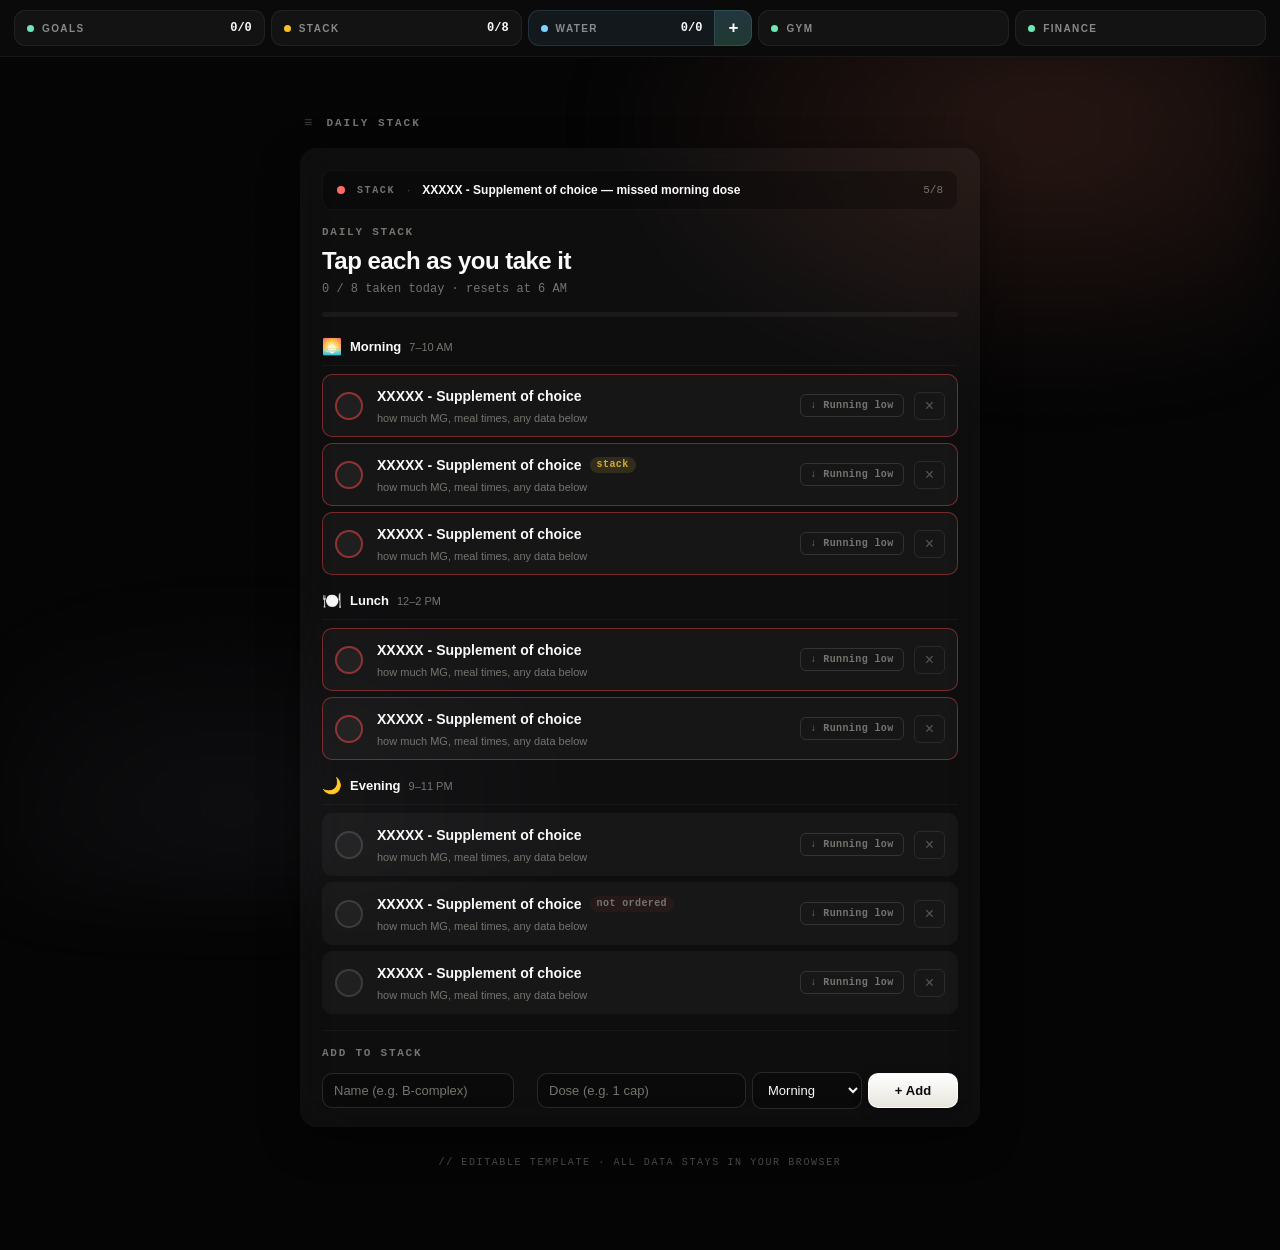
<file: YTdashh1/health.html>
<!DOCTYPE html>
<html lang="en">
<head>
<meta charset="UTF-8">
<meta name="viewport" content="width=device-width, initial-scale=1.0, viewport-fit=cover">
<meta name="theme-color" content="#050506">
<meta name="color-scheme" content="dark">
<title>Daily Stack — Customizable Template</title>
<script src="topbar.js" defer></script>
<style>
:root {
  --bg: #050506;
  --bg-card: rgba(255, 255, 255, 0.04);
  --bg-secondary: rgba(255, 255, 255, 0.035);
  --bg-input: rgba(0, 0, 0, 0.28);
  --bg-input-focus: rgba(0, 0, 0, 0.36);
  --bg-dropdown: rgba(15, 15, 18, 0.96);

  --border: rgba(255, 255, 255, 0.06);
  --border-soft: rgba(255, 255, 255, 0.04);
  --border-strong: rgba(255, 255, 255, 0.12);

  --text-primary: #FAFAFA;
  --text-secondary: #B8B6B0;
  --text-tertiary: #76746E;
  --text-quaternary: #4D4B47;

  --accent: #1D9E75;
  --accent-glow: rgba(29, 158, 117, 0.35);
  --warning: #FF8A4D;
  --warning-bg: rgba(163, 45, 45, 0.10);
  --tag-stack: #D8AB30;
  --tag-stack-bg: rgba(216, 171, 48, 0.15);

  --font: -apple-system, BlinkMacSystemFont, "Inter", "Segoe UI", Roboto, Helvetica, Arial, sans-serif;
  --font-mono: ui-monospace, "SF Mono", Menlo, Consolas, monospace;
}

* { box-sizing: border-box; }
html, body {
  margin: 0; padding: 0;
  background: var(--bg);
  color: var(--text-secondary);
  font-family: var(--font);
  font-size: 15px; line-height: 1.5;
  -webkit-font-smoothing: antialiased;
  -moz-osx-font-smoothing: grayscale;
}
body { min-height: 100vh; position: relative; overflow-x: hidden; }

body::before {
  content: ''; position: fixed; inset: 0;
  background:
    radial-gradient(60% 50% at 82% 14%, rgba(224, 118, 88, 0.16) 0%, transparent 60%),
    radial-gradient(50% 40% at 18% 90%, rgba(180, 180, 200, 0.06) 0%, transparent 60%);
  filter: blur(40px);
  pointer-events: none; z-index: 0;
  animation: drift 36s ease-in-out infinite alternate;
}
body::after {
  content: ''; position: fixed; inset: 0;
  background-image: radial-gradient(rgba(255,255,255,0.014) 1px, transparent 1px);
  background-size: 3px 3px;
  pointer-events: none; z-index: 1;
}
@keyframes drift { 0% { transform: translate(0, 0); } 100% { transform: translate(-2%, 2%); } }

main {
  position: relative; z-index: 2;
  max-width: 720px; margin: 0 auto;
  padding: 56px 20px 80px;
  padding-top: max(56px, env(safe-area-inset-top, 56px));
}

.section-title {
  font-family: var(--font-mono);
  font-size: 11px; font-weight: 600;
  letter-spacing: 0.18em; text-transform: uppercase;
  color: var(--text-tertiary);
  margin: 0 4px 14px;
  display: flex; align-items: center; gap: 12px;
}
.section-title::before { content: '≡'; font-size: 14px; opacity: 0.5; }

.stack-card {
  background: var(--bg-card);
  border-radius: 16px;
  padding: 22px 22px 18px;
  backdrop-filter: blur(24px) saturate(1.2);
  -webkit-backdrop-filter: blur(24px) saturate(1.2);
  box-shadow: 0 12px 40px rgba(0,0,0,0.45);
}

.stack-head { margin-bottom: 12px; }
.sf-eyebrow {
  font-family: var(--font-mono);
  font-size: 11px; font-weight: 600;
  letter-spacing: 0.16em; text-transform: uppercase;
  color: var(--text-tertiary);
  margin-bottom: 6px;
}
.sf-title {
  font-size: 24px; font-weight: 700;
  letter-spacing: -0.022em;
  color: var(--text-primary);
  line-height: 1.15; margin-bottom: 2px;
}
.stack-progress-text {
  font-family: var(--font-mono);
  font-size: 12px; color: var(--text-tertiary);
  font-variant-numeric: tabular-nums;
  margin-top: 6px;
}
.stack-progress-track {
  height: 5px;
  background: rgba(255, 255, 255, 0.05);
  border-radius: 999px; overflow: hidden;
  margin: 14px 0 18px;
}
.stack-progress-fill {
  height: 100%; width: 0%;
  background: #FFFFFF; border-radius: 999px;
  transition: width 0.5s cubic-bezier(0.22, 1, 0.36, 1);
  box-shadow: inset 0 1px 0 rgba(255, 255, 255, 0.4);
}

.stack-window { margin-bottom: 14px; }
.stack-window-header {
  display: flex; align-items: center; gap: 8px;
  margin-bottom: 8px; padding-bottom: 6px;
  border-bottom: 1px solid var(--border-soft);
}
.stack-window-icon { font-size: 16px; }
.stack-window-title { font-size: 13px; font-weight: 700; color: var(--text-primary); }
.stack-window-time { font-size: 11px; color: var(--text-tertiary); font-weight: 500; }

.stack-item {
  display: grid;
  grid-template-columns: 32px 1fr auto auto;
  gap: 10px;
  align-items: center;
  padding: 10px 12px;
  border-radius: 10px;
  background: var(--bg-secondary);
  margin-bottom: 6px;
  border: 1px solid transparent;
  transition: background 0.2s, border-color 0.2s;
}
.stack-item:hover { background: rgba(255,255,255,0.05); }
.stack-item.taken { background: rgba(29,158,117,0.08); }
.stack-item.taken .stack-item-name { text-decoration: line-through; color: var(--text-tertiary); }

@keyframes pulse-red {
  0%, 100% { box-shadow: 0 0 0 0 rgba(239, 68, 68, 0.4); }
  50%      { box-shadow: 0 0 0 8px rgba(239, 68, 68, 0); }
}
.stack-item.missed {
  border: 1px solid rgba(239, 68, 68, 0.45);
  animation: pulse-red 1.5s ease-in-out infinite;
}
.stack-item.missed .stack-check { border-color: rgba(239, 68, 68, 0.55); }
.stack-item.taken.missed { animation: none; border-color: transparent; }
.stack-item.taken.missed .stack-check { border-color: var(--accent); }

.stack-check {
  width: 28px; height: 28px;
  border-radius: 50%;
  border: 2px solid var(--border-strong);
  background: var(--bg-card);
  cursor: pointer;
  display: flex; align-items: center; justify-content: center;
  font-size: 14px; color: transparent;
  transition: all 0.2s;
  flex-shrink: 0; font-family: inherit; padding: 0;
}
.stack-check:hover { border-color: var(--accent); }
.stack-check.checked {
  background: var(--accent); border-color: var(--accent);
  color: white;
  box-shadow: 0 0 12px var(--accent-glow);
}

.stack-item-body { min-width: 0; }
.stack-item-name {
  font-size: 14px; font-weight: 600;
  color: var(--text-primary);
  line-height: 1.2;
  display: inline-flex; align-items: center;
  gap: 8px; flex-wrap: wrap;
  outline: none;
}
.stack-item-name[contenteditable="true"] {
  outline: 1px solid rgba(255,255,255,0.25);
  outline-offset: 4px; border-radius: 4px;
}
.stack-item-meta {
  font-size: 11px; color: var(--text-tertiary);
  margin-top: 2px; outline: none; cursor: text;
}
.stack-item-meta[contenteditable="true"] {
  outline: 1px solid rgba(255,255,255,0.2);
  outline-offset: 4px; border-radius: 4px;
  color: var(--text-secondary);
}
.stack-item-meta:empty::before {
  content: 'add notes…';
  color: var(--text-quaternary);
  font-style: italic;
}

.stack-item-tag {
  font-family: var(--font-mono);
  font-size: 10px;
  padding: 2px 7px; border-radius: 99px;
  font-weight: 600; letter-spacing: 0.04em;
  text-transform: lowercase;
}
.stack-item-tag.tag-stack { background: var(--tag-stack-bg); color: var(--tag-stack); }
.stack-item-tag.tag-not-ordered { background: var(--warning-bg); color: var(--text-tertiary); }

.stack-low-btn {
  background: transparent;
  border: 1px solid var(--border-strong);
  color: var(--text-tertiary);
  font-size: 10px;
  padding: 5px 9px; border-radius: 6px;
  cursor: pointer;
  font-family: var(--font-mono);
  font-weight: 600; letter-spacing: 0.04em;
  white-space: nowrap;
  display: inline-flex; align-items: center; gap: 4px;
  transition: all 0.15s;
}
.stack-low-btn:hover { border-color: rgba(163,45,45,0.4); color: var(--warning); }
.stack-low-btn.is-low {
  background: var(--warning-bg);
  border-color: rgba(163,45,45,0.4);
  color: var(--warning);
}

.stack-item-del {
  background: transparent;
  border: 1px solid var(--border-strong);
  color: var(--text-tertiary);
  cursor: pointer;
  font-size: 16px;
  padding: 4px 10px; border-radius: 6px;
  opacity: 0.7;
  transition: opacity 0.15s, color 0.15s, border-color 0.15s, background 0.15s;
  font-family: inherit;
  line-height: 1;
  min-width: 28px; min-height: 28px;
  display: inline-flex; align-items: center; justify-content: center;
}
.stack-item:hover .stack-item-del { opacity: 1; }
.stack-item-del:hover, .stack-item-del:active {
  color: #FF6B6B;
  border-color: rgba(239, 68, 68, 0.45);
  background: rgba(239, 68, 68, 0.08);
  opacity: 1;
}

.stack-window-empty {
  font-size: 12px;
  color: var(--text-quaternary);
  font-style: italic;
  padding: 8px 12px;
}

/* ====== TICKER — cycles missed + running low every 5s ====== */
.stack-ticker {
  display: flex;
  align-items: center;
  gap: 12px;
  padding: 10px 14px;
  margin-bottom: 14px;
  background: rgba(0, 0, 0, 0.28);
  border: 1px solid rgba(255, 255, 255, 0.04);
  border-radius: 10px;
  font-size: 12px;
  min-height: 36px;
}
.stack-ticker-dot {
  width: 8px; height: 8px;
  border-radius: 50%;
  background: #6BE3A4;
  flex-shrink: 0;
  transition: background 0.3s;
}
.stack-ticker.status-low .stack-ticker-dot { background: #FF8A4D; }
.stack-ticker.status-missed .stack-ticker-dot {
  background: #FF6B6B;
  animation: ticker-pulse 1.5s ease-in-out infinite;
}
@keyframes ticker-pulse {
  0%, 100% { box-shadow: 0 0 0 0 rgba(239, 68, 68, 0.5); }
  50%      { box-shadow: 0 0 0 5px rgba(239, 68, 68, 0); }
}
.stack-ticker-label {
  font-family: var(--font-mono);
  font-size: 10px;
  font-weight: 700;
  letter-spacing: 0.16em;
  text-transform: uppercase;
  color: var(--text-tertiary);
  flex-shrink: 0;
}
.stack-ticker-sep { color: var(--text-quaternary); flex-shrink: 0; }
.stack-ticker-msg {
  flex: 1;
  font-size: 12px;
  font-weight: 600;
  color: var(--text-primary);
  white-space: nowrap;
  overflow: hidden;
  text-overflow: ellipsis;
  transition: opacity 0.28s;
}
.stack-ticker-msg.is-fading { opacity: 0; }
.stack-ticker-count {
  font-family: var(--font-mono);
  font-size: 11px;
  color: var(--text-tertiary);
  font-variant-numeric: tabular-nums;
  flex-shrink: 0;
}

.stack-add-wrap {
  margin-top: 16px;
  padding-top: 14px;
  border-top: 1px solid var(--border-soft);
}
.stack-add-label { margin-bottom: 10px; }
.stack-add-row {
  display: grid;
  grid-template-columns: 1fr 1fr 110px 90px;
  gap: 6px;
  align-items: center;
}
.stack-input {
  font-size: 13px;
  padding: 9px 11px;
  border-radius: 10px;
  border: 1px solid var(--border-strong);
  background: var(--bg-input);
  color: var(--text-primary);
  font-family: inherit;
  transition: border-color 0.18s, background 0.18s;
}
.stack-input::placeholder { color: var(--text-tertiary); }
.stack-input:focus {
  outline: none;
  border-color: rgba(255, 255, 255, 0.40);
  background: var(--bg-input-focus);
}
.stack-select { cursor: pointer; }
.stack-add-btn {
  font-size: 13px;
  padding: 9px 11px;
  border-radius: 10px;
  border: 1px solid rgba(255, 255, 255, 0.85);
  background: linear-gradient(180deg, #FFFFFF 0%, #E8E5DD 100%);
  color: #0A0A0B;
  font-weight: 700;
  letter-spacing: 0.005em;
  cursor: pointer;
  font-family: inherit;
  transition: transform 0.12s, box-shadow 0.18s, background 0.18s;
  box-shadow:
    inset 0 1px 0 rgba(255, 255, 255, 0.55),
    0 4px 14px rgba(0, 0, 0, 0.30);
}
.stack-add-btn:hover {
  background: linear-gradient(180deg, #FFFFFF 0%, #F2F0EA 100%);
  transform: translateY(-1px);
}
.stack-add-btn:active { transform: translateY(0) scale(0.97); }

/* ====== SEARCH AUTOCOMPLETE — appears below the form when typing in Name ====== */
.stack-name-wrap { position: relative; }

.stack-search-results {
  position: absolute;
  top: calc(100% + 6px);
  left: 0;
  width: max(100%, 320px);
  background: var(--bg-dropdown);
  border: 1px solid var(--border-strong);
  border-radius: 12px;
  max-height: 280px;
  overflow-y: auto;
  backdrop-filter: blur(20px) saturate(1.2);
  -webkit-backdrop-filter: blur(20px) saturate(1.2);
  box-shadow: 0 16px 40px rgba(0, 0, 0, 0.65);
  z-index: 50;
  padding: 6px;
}
.stack-search-results[hidden] { display: none; }

.stack-result {
  display: flex;
  gap: 12px; align-items: center;
  width: 100%;
  padding: 9px 11px;
  background: transparent; border: none;
  border-radius: 8px;
  cursor: pointer;
  text-align: left;
  font-family: inherit;
  color: var(--text-secondary);
  transition: background 0.12s;
}
.stack-result:hover, .stack-result.is-focused { background: rgba(255, 255, 255, 0.06); }

.stack-result-icon { font-size: 17px; flex-shrink: 0; width: 24px; text-align: center; }
.stack-result-body { min-width: 0; flex: 1; }
.stack-result-name {
  font-size: 13px; font-weight: 600;
  color: var(--text-primary); line-height: 1.2;
}
.stack-result-meta {
  font-size: 11px; color: var(--text-tertiary);
  margin-top: 2px;
}

.attribution {
  text-align: center; margin-top: 28px;
  font-family: var(--font-mono);
  font-size: 10px;
  letter-spacing: 0.16em;
  text-transform: uppercase;
  color: var(--text-quaternary);
}

@media (max-width: 600px) {
  main { padding: 40px 16px 60px; }
  .stack-card { padding: 18px 16px 14px; }
  .stack-item { grid-template-columns: 28px 1fr auto; gap: 8px; }
  .stack-item .stack-low-btn { grid-column: 2 / 4; margin-top: 4px; justify-self: start; }
  .stack-add-row { grid-template-columns: 1fr 1fr; }
  .stack-add-row .stack-add-btn { grid-column: 1 / -1; }
  .stack-add-row .stack-select { grid-column: 1 / -1; }
  .stack-search-results { width: 100%; }
}

::selection { background: rgba(224, 118, 88, 0.3); color: var(--text-primary); }
::-webkit-scrollbar { width: 10px; }
::-webkit-scrollbar-track { background: transparent; }
::-webkit-scrollbar-thumb { background: rgba(255, 255, 255, 0.08); border-radius: 999px; }
::-webkit-scrollbar-thumb:hover { background: rgba(255, 255, 255, 0.15); }
</style>
</head>
<body>

<main>
  <div class="section-title">Daily Stack</div>

  <div class="stack-card">
    <div class="stack-ticker" id="stackTicker">
      <span class="stack-ticker-dot"></span>
      <span class="stack-ticker-label">STACK</span>
      <span class="stack-ticker-sep">·</span>
      <span class="stack-ticker-msg" id="stackTickerMsg">All caught up — keep it rolling</span>
      <span class="stack-ticker-count" id="stackTickerCount">0/0</span>
    </div>

    <div class="stack-head">
      <div class="sf-eyebrow">Daily stack</div>
      <div class="sf-title">Tap each as you take it</div>
      <div class="stack-progress-text" id="stackProgressText">— / — taken today · resets at 6 AM</div>
    </div>

    <div class="stack-progress-track">
      <div id="stackProgressBar" class="stack-progress-fill"></div>
    </div>

    <div id="stackGroups"></div>

    <div class="stack-add-wrap">
      <div class="sf-eyebrow stack-add-label">Add to stack</div>
      <div class="stack-add-row">
        <div class="stack-name-wrap">
          <input id="stackAddName" type="text" placeholder="Name (e.g. B-complex)" class="stack-input" autocomplete="off" spellcheck="false" />
          <div id="stackSearchResults" class="stack-search-results" hidden></div>
        </div>
        <input id="stackAddDose" type="text" placeholder="Dose (e.g. 1 cap)" class="stack-input" />
        <select id="stackAddWindow" class="stack-input stack-select">
          <option value="morning">Morning</option>
          <option value="lunch">Lunch</option>
          <option value="evening">Evening</option>
          <option value="anytime">Anytime</option>
        </select>
        <button id="stackAddBtn" class="stack-add-btn">+ Add</button>
      </div>
    </div>
  </div>

  <div class="attribution">// editable template · all data stays in your browser</div>
</main>

<script>
(() => {
  'use strict';

  const storeGet = (k) => { try { return JSON.parse(localStorage.getItem(k)); } catch { return null; } };
  const storeSet = (k, v) => localStorage.setItem(k, JSON.stringify(v));

  function getActiveDate() {
    const now = new Date();
    if (now.getHours() < 6) now.setDate(now.getDate() - 1);
    const y = now.getFullYear();
    const m = String(now.getMonth() + 1).padStart(2, '0');
    const d = String(now.getDate()).padStart(2, '0');
    return `${y}-${m}-${d}`;
  }

  const TEMPLATE_VERSION = 5;

  const STACK_DEFAULTS = [
    { id: 'm1', name: 'XXXXX - Supplement of choice', dose: '', window: 'morning', note: 'how much MG, meal times, any data below', tag: null,    ordered: true  },
    { id: 'm2', name: 'XXXXX - Supplement of choice', dose: '', window: 'morning', note: 'how much MG, meal times, any data below', tag: 'stack', ordered: true  },
    { id: 'm3', name: 'XXXXX - Supplement of choice', dose: '', window: 'morning', note: 'how much MG, meal times, any data below', tag: null,    ordered: true  },
    { id: 'l1', name: 'XXXXX - Supplement of choice', dose: '', window: 'lunch',   note: 'how much MG, meal times, any data below', tag: null,    ordered: true  },
    { id: 'l2', name: 'XXXXX - Supplement of choice', dose: '', window: 'lunch',   note: 'how much MG, meal times, any data below', tag: null,    ordered: true  },
    { id: 'e1', name: 'XXXXX - Supplement of choice', dose: '', window: 'evening', note: 'how much MG, meal times, any data below', tag: null,    ordered: true  },
    { id: 'e2', name: 'XXXXX - Supplement of choice', dose: '', window: 'evening', note: 'how much MG, meal times, any data below', tag: 'not-ordered', ordered: false },
    { id: 'e3', name: 'XXXXX - Supplement of choice', dose: '', window: 'evening', note: 'how much MG, meal times, any data below', tag: null,    ordered: true  },
  ];

  const STACK_WINDOWS = [
    { key: 'morning', icon: '🌅', title: 'Morning', time: '7–10 AM', cutoffHour: 10 },
    { key: 'lunch',   icon: '🍽️', title: 'Lunch',   time: '12–2 PM', cutoffHour: 14 },
    { key: 'evening', icon: '🌙', title: 'Evening', time: '9–11 PM', cutoffHour: 23 },
    { key: 'anytime', icon: '⏱️', title: 'Anytime', time: 'No fixed window', cutoffHour: null },
  ];

  // ====== SUPPLEMENT DATABASE — researched defaults ======
  const SUPPLEMENT_DB = [
    { name: 'Creatine monohydrate', dose: '5g', window: 'anytime', note: 'Daily — consistency matters more than timing', icon: '🏋️', aliases: ['creatine'] },
    { name: 'Beta-alanine', dose: '2–5g', window: 'morning', note: 'Pre-workout — split doses to avoid tingles', icon: '🏋️', aliases: ['beta alanine'] },
    { name: 'L-citrulline', dose: '6–8g', window: 'morning', note: '~30 min pre-workout for pump', icon: '🏋️', aliases: ['citrulline'] },
    { name: 'BCAAs', dose: '5–10g', window: 'anytime', note: 'Around workout window', icon: '🏋️', aliases: ['bcaa'] },
    { name: 'Whey protein', dose: '25–40g', window: 'anytime', note: 'Post-workout or to hit daily target', icon: '🥤', aliases: ['whey'] },
    { name: 'Casein protein', dose: '25–40g', window: 'evening', note: 'Before bed for slow overnight aminos', icon: '🥤', aliases: ['casein'] },
    { name: 'L-carnitine', dose: '1–2g', window: 'morning', note: 'With carbs for best uptake', icon: '🏋️', aliases: ['carnitine'] },
    { name: 'Acetyl-L-carnitine', dose: '500mg–2g', window: 'morning', note: 'Cognitive variant — crosses BBB', icon: '🧠', aliases: ['alcar'] },
    { name: 'HMB', dose: '3g', window: 'anytime', note: 'Split 3x daily — muscle preservation', icon: '🏋️', aliases: ['hmb'] },
    { name: 'Glutamine', dose: '5g', window: 'anytime', note: 'Recovery — post-workout or before bed', icon: '🏋️', aliases: ['l-glutamine'] },
    { name: 'Vitamin D3', dose: '2000–5000 IU', window: 'lunch', note: 'Fat-soluble — take with biggest meal', icon: '☀️', aliases: ['vit d', 'vitamin d', 'd3', 'cholecalciferol'] },
    { name: 'Vitamin K2 (MK-7)', dose: '100–200 mcg', window: 'lunch', note: 'Pairs with D3 — same meal', icon: '💊', aliases: ['vit k', 'vitamin k', 'k2', 'mk7'] },
    { name: 'Vitamin C', dose: '500–1000mg', window: 'morning', note: 'Water-soluble — split if over 500mg', icon: '🍊', aliases: ['vit c', 'ascorbic acid'] },
    { name: 'Vitamin B12', dose: '500–1000mcg', window: 'morning', note: 'Methylcobalamin form preferred', icon: '⚡', aliases: ['b12', 'methylcobalamin'] },
    { name: 'B-complex', dose: '1 cap', window: 'morning', note: 'All B vitamins — energy', icon: '⚡', aliases: ['b complex', 'b vitamins'] },
    { name: 'Vitamin A', dose: '5000 IU', window: 'lunch', note: 'Fat-soluble — with fat', icon: '💊', aliases: ['vit a', 'retinol'] },
    { name: 'Vitamin E', dose: '400 IU', window: 'lunch', note: 'Fat-soluble — with fat', icon: '💊', aliases: ['vit e', 'tocopherol'] },
    { name: 'Folate', dose: '400–800mcg', window: 'morning', note: 'Methylfolate preferred', icon: '💊', aliases: ['folic acid', 'b9', 'methylfolate'] },
    { name: 'Biotin', dose: '30mcg–5mg', window: 'anytime', note: 'Hair, skin, nails', icon: '💅', aliases: ['biotin', 'b7'] },
    { name: 'Multivitamin', dose: '1 serving', window: 'lunch', note: 'Take with food', icon: '💊', aliases: ['multi', 'multivitamin'] },
    { name: 'Magnesium glycinate', dose: '200–400mg', window: 'evening', note: '30–60 min before bed — sleep helper', icon: '🌙', aliases: ['magnesium', 'mag glycinate', 'bisglycinate'] },
    { name: 'Magnesium L-threonate', dose: '144mg elemental', window: 'evening', note: 'Cognitive variant — crosses BBB', icon: '🧠', aliases: ['magtein', 'threonate'] },
    { name: 'Magnesium citrate', dose: '200–400mg', window: 'evening', note: 'Also supports digestion', icon: '🌙', aliases: ['mag citrate'] },
    { name: 'Zinc', dose: '15–30mg', window: 'evening', note: 'With food — not with calcium or iron', icon: '💊', aliases: ['zinc'] },
    { name: 'Iron', dose: '18–65mg', window: 'morning', note: 'Empty stomach with vit C', icon: '💊', aliases: ['iron'] },
    { name: 'Calcium', dose: '500mg', window: 'evening', note: 'With food — not with iron', icon: '🦴', aliases: ['calcium'] },
    { name: 'Selenium', dose: '100–200mcg', window: 'anytime', note: 'Thyroid + antioxidant', icon: '💊', aliases: ['selenium'] },
    { name: 'Iodine', dose: '150mcg', window: 'morning', note: 'Thyroid support', icon: '💊', aliases: ['iodine'] },
    { name: 'Omega-3 (Fish oil)', dose: '2–3g EPA+DHA', window: 'lunch', note: 'With biggest fatty meal', icon: '🐟', aliases: ['omega 3', 'omega3', 'fish oil', 'epa', 'dha'] },
    { name: 'Krill oil', dose: '500–1000mg', window: 'lunch', note: 'More absorbable than fish oil', icon: '🐟', aliases: ['krill'] },
    { name: 'MCT oil', dose: '1–2 tbsp', window: 'morning', note: 'Fast energy — start low', icon: '🥥', aliases: ['mct'] },
    { name: 'Flaxseed oil', dose: '1–2g', window: 'lunch', note: 'Plant omega-3 — with food', icon: '🌱', aliases: ['flax', 'flaxseed'] },
    { name: 'L-theanine', dose: '100–200mg', window: 'morning', note: 'Stacks with caffeine 2:1', icon: '🧠', aliases: ['theanine'] },
    { name: 'Caffeine', dose: '100–200mg', window: 'morning', note: 'Stack with L-theanine for cleaner focus', icon: '☕', aliases: ['caffeine'] },
    { name: 'Rhodiola rosea', dose: '200–400mg', window: 'morning', note: 'Adaptogen — energy and stress', icon: '🌿', aliases: ['rhodiola'] },
    { name: 'Lion\'s mane', dose: '500–1000mg', window: 'morning', note: 'Cognitive support — daily', icon: '🍄', aliases: ['lions mane', 'hericium'] },
    { name: 'Bacopa monnieri', dose: '300–600mg', window: 'morning', note: 'With fat — long-term memory', icon: '🌿', aliases: ['bacopa'] },
    { name: 'Ginkgo biloba', dose: '120–240mg', window: 'morning', note: 'Circulation and cognition', icon: '🌿', aliases: ['ginkgo'] },
    { name: 'Alpha-GPC', dose: '300–600mg', window: 'morning', note: 'Choline — focus and learning', icon: '🧠', aliases: ['alpha gpc'] },
    { name: 'Phosphatidylserine', dose: '100–300mg', window: 'evening', note: 'Cortisol regulation', icon: '🧠', aliases: ['ps'] },
    { name: 'NAC', dose: '600–1800mg', window: 'morning', note: 'Glutathione precursor — split doses', icon: '💊', aliases: ['nac', 'n-acetyl cysteine'] },
    { name: 'Melatonin', dose: '0.3–3mg', window: 'evening', note: '30–60 min before bed — start low', icon: '🌙', aliases: ['melatonin'] },
    { name: 'Glycine', dose: '3g', window: 'evening', note: 'Body temp drop = better sleep onset', icon: '🌙', aliases: ['glycine'] },
    { name: 'Apigenin', dose: '50mg', window: 'evening', note: 'From chamomile — before bed', icon: '🌙', aliases: ['apigenin'] },
    { name: 'Ashwagandha', dose: '300–600mg', window: 'evening', note: 'KSM-66 form — stress and cortisol', icon: '🌿', aliases: ['ashwagandha', 'ksm-66'] },
    { name: 'L-tryptophan', dose: '500mg–1g', window: 'evening', note: 'Serotonin precursor — sleep onset', icon: '🌙', aliases: ['tryptophan'] },
    { name: 'GABA', dose: '500–750mg', window: 'evening', note: 'Calming — before bed', icon: '🌙', aliases: ['gaba'] },
    { name: 'Valerian root', dose: '300–600mg', window: 'evening', note: 'Sleep onset support', icon: '🌙', aliases: ['valerian'] },
    { name: 'Probiotics', dose: '10–50 billion CFU', window: 'morning', note: 'Empty stomach or with food', icon: '🦠', aliases: ['probiotic'] },
    { name: 'Quercetin', dose: '500–1000mg', window: 'anytime', note: 'Pairs well with vitamin C', icon: '🌿', aliases: ['quercetin'] },
    { name: 'Curcumin', dose: '500–1000mg', window: 'lunch', note: 'With black pepper + fat', icon: '🌿', aliases: ['curcumin', 'turmeric'] },
    { name: 'Resveratrol', dose: '250–500mg', window: 'morning', note: 'With fat for absorption', icon: '🍇', aliases: ['resveratrol'] },
    { name: 'CoQ10 / Ubiquinol', dose: '100–200mg', window: 'lunch', note: 'Fat-soluble — with biggest meal', icon: '💊', aliases: ['coq10', 'ubiquinol'] },
    { name: 'Alpha lipoic acid', dose: '300–600mg', window: 'morning', note: 'Empty stomach for absorption', icon: '💊', aliases: ['ala', 'alpha lipoic'] },
    { name: 'Glutathione', dose: '250–1000mg', window: 'morning', note: 'Liposomal form for absorption', icon: '💊', aliases: ['glutathione'] },
    { name: 'Astaxanthin', dose: '4–12mg', window: 'lunch', note: 'Fat-soluble — with fatty meal', icon: '💊', aliases: ['astaxanthin'] },
    { name: 'Berberine', dose: '500mg', window: 'lunch', note: 'Before meals — glucose support', icon: '💊', aliases: ['berberine'] },
    { name: 'Milk thistle', dose: '200–400mg', window: 'anytime', note: 'Silymarin — liver support', icon: '🌿', aliases: ['milk thistle', 'silymarin'] },
    { name: 'Spirulina', dose: '3–5g', window: 'morning', note: 'Algae — protein and antioxidants', icon: '🌱', aliases: ['spirulina'] },
    { name: 'Chlorella', dose: '2–4g', window: 'morning', note: 'Algae — detox support', icon: '🌱', aliases: ['chlorella'] },
    { name: 'Tongkat ali', dose: '200–400mg', window: 'morning', note: 'Cycle 8 weeks on/off', icon: '🌿', aliases: ['tongkat', 'longjack'] },
    { name: 'Fadogia agrestis', dose: '600mg', window: 'morning', note: 'Cycle 8 weeks on/off', icon: '🌿', aliases: ['fadogia'] },
    { name: 'DHEA', dose: '25–50mg', window: 'morning', note: 'Hormonal — consult doctor', icon: '💊', aliases: ['dhea'] },
    { name: 'Pregnenolone', dose: '10–50mg', window: 'morning', note: 'Hormonal — consult doctor', icon: '💊', aliases: ['pregnenolone'] },
    { name: 'Tribulus terrestris', dose: '250–750mg', window: 'morning', note: 'Libido and energy', icon: '🌿', aliases: ['tribulus'] },
    { name: 'Maca root', dose: '1.5–3g', window: 'morning', note: 'Adaptogen — energy and libido', icon: '🌿', aliases: ['maca'] },
    { name: 'Collagen peptides', dose: '10–20g', window: 'anytime', note: 'With vitamin C for synthesis', icon: '💅', aliases: ['collagen'] },
    { name: 'Glucosamine', dose: '1500mg', window: 'lunch', note: 'With food', icon: '🦴', aliases: ['glucosamine'] },
    { name: 'Chondroitin', dose: '1200mg', window: 'lunch', note: 'Often paired with glucosamine', icon: '🦴', aliases: ['chondroitin'] },
    { name: 'MSM', dose: '1–3g', window: 'anytime', note: 'Joint support', icon: '🦴', aliases: ['msm'] },
    { name: 'Hyaluronic acid', dose: '120–200mg', window: 'anytime', note: 'Skin and joint hydration', icon: '💅', aliases: ['hyaluronic', 'ha'] },
    { name: 'Cordyceps', dose: '1–3g', window: 'morning', note: 'Energy and endurance', icon: '🍄', aliases: ['cordyceps'] },
    { name: 'Reishi', dose: '1–2g', window: 'evening', note: 'Calming adaptogen', icon: '🍄', aliases: ['reishi', 'ganoderma'] },
    { name: 'Chaga', dose: '1–2g', window: 'morning', note: 'Antioxidant and immune', icon: '🍄', aliases: ['chaga'] },
  ];

  let todayKey = `stack:taken:${getActiveDate()}`;

  function getItems() {
    const storedVersion = storeGet('stack:version');
    const stored = storeGet('stack:items');
    if (!stored || !Array.isArray(stored) || !stored.length || storedVersion !== TEMPLATE_VERSION) {
      const fresh = JSON.parse(JSON.stringify(STACK_DEFAULTS));
      storeSet('stack:items', fresh);
      storeSet('stack:version', TEMPLATE_VERSION);
      return fresh;
    }
    return stored;
  }
  function setItems(items) { storeSet('stack:items', items); }
  function getTaken() { return storeGet(todayKey) || {}; }
  function setTaken(map) { storeSet(todayKey, map); }
  function getLow() { return storeGet('stack:low') || []; }
  function setLow(arr) { storeSet('stack:low', arr); }

  function toggleTaken(id) {
    const taken = getTaken();
    if (taken[id]) delete taken[id]; else taken[id] = Date.now();
    setTaken(taken); render();
  }
  function toggleLow(id) {
    const low = getLow();
    if (low.includes(id)) setLow(low.filter(x => x !== id));
    else { low.push(id); setLow(low); }
    render();
  }
  function deleteItem(id) {
    setItems(getItems().filter(i => i.id !== id));
    const taken = getTaken();
    delete taken[id];
    setTaken(taken);
    setLow(getLow().filter(x => x !== id));
    render();
  }
  function addItem(name, dose, windowKey, note = '') {
    const v = String(name || '').trim();
    if (!v) return;
    const items = getItems();
    const id = 'custom_' + Date.now() + '_' + Math.random().toString(36).slice(2, 6);
    items.push({
      id, name: v,
      dose: String(dose || '').trim(),
      window: ['morning','lunch','evening','anytime'].includes(windowKey) ? windowKey : 'anytime',
      note: String(note || '').trim(),
      tag: null, ordered: true
    });
    setItems(items);
    render();
  }
  function updateItem(id, field, value) {
    const items = getItems();
    const item = items.find(i => i.id === id);
    if (!item) return;
    item[field] = value;
    setItems(items);
  }

  function render() {
    const items = getItems();
    const taken = getTaken();
    const low = getLow();
    const totalCount = items.length;
    const takenCount = items.filter(i => taken[i.id]).length;
    document.getElementById('stackProgressText').textContent =
      `${takenCount} / ${totalCount} taken today · resets at 6 AM`;
    const pct = totalCount === 0 ? 0 : (takenCount / totalCount) * 100;
    document.getElementById('stackProgressBar').style.width = pct + '%';

    const groupsEl = document.getElementById('stackGroups');
    groupsEl.innerHTML = '';

    const now = new Date();
    const nowHour = now.getHours() + (now.getMinutes() / 60);

    STACK_WINDOWS.forEach(win => {
      const winItems = items.filter(i => (i.window || 'anytime') === win.key);
      if (winItems.length === 0) return;

      const group = document.createElement('div');
      group.className = 'stack-window';
      group.innerHTML = `
        <div class="stack-window-header">
          <span class="stack-window-icon">${win.icon}</span>
          <span class="stack-window-title">${win.title}</span>
          <span class="stack-window-time">${win.time}</span>
        </div>`;

      const isPastCutoff = win.cutoffHour !== null && nowHour > win.cutoffHour;

      winItems.forEach(item => {
        const isTaken = !!taken[item.id];
        const isLow = low.includes(item.id);
        const isMissed = !isTaken && isPastCutoff;

        const row = document.createElement('div');
        row.className = 'stack-item' + (isTaken ? ' taken' : '') + (isMissed ? ' missed' : '');

        let tagHtml = '';
        if (item.tag === 'stack') tagHtml = '<span class="stack-item-tag tag-stack">stack</span>';
        else if (item.tag === 'not-ordered') tagHtml = '<span class="stack-item-tag tag-not-ordered">not ordered</span>';

        row.innerHTML = `
          <button class="stack-check ${isTaken ? 'checked' : ''}" data-action="toggle" data-id="${item.id}" aria-label="Mark taken">${isTaken ? '✓' : ''}</button>
          <div class="stack-item-body">
            <div class="stack-item-name" data-edit="name" data-id="${item.id}">
              <span class="stack-item-name-text">${escapeHtml(item.name)}</span>${tagHtml}
            </div>
            <div class="stack-item-meta" data-edit="meta" data-id="${item.id}">${escapeHtml(metaText(item))}</div>
          </div>
          <button class="stack-low-btn ${isLow ? 'is-low' : ''}" data-action="low" data-id="${item.id}">↓ Running low</button>
          <button class="stack-item-del" data-action="del" data-id="${item.id}" aria-label="Delete">×</button>`;

        group.appendChild(row);
      });

      groupsEl.appendChild(group);
    });

    if (groupsEl.children.length === 0) {
      groupsEl.innerHTML = `<div class="stack-window-empty">No items yet — add one below to start your stack.</div>`;
    }

    // Sync ticker after every render
    renderTicker();
  }

  // ====== TICKER ======
  let tickerIndex = 0;
  let tickerInterval = null;
  let cachedIssues = [];

  function getStackIssues() {
    const items = getItems();
    const taken = getTaken();
    const low = getLow();
    const now = new Date();
    const nowHour = now.getHours() + (now.getMinutes() / 60);

    const missed = [];
    const lowList = [];

    items.forEach(item => {
      const win = STACK_WINDOWS.find(w => w.key === (item.window || 'anytime'));
      const isPastCutoff = win && win.cutoffHour !== null && nowHour > win.cutoffHour;
      const isTaken = !!taken[item.id];
      if (isPastCutoff && !isTaken) {
        missed.push({
          type: 'missed',
          text: `${item.name} — missed ${win.title.toLowerCase()} dose`
        });
      }
      if (low.includes(item.id)) {
        lowList.push({
          type: 'low',
          text: `${item.name} — running low, reorder soon`
        });
      }
    });

    return [...missed, ...lowList];
  }

  function renderTicker() {
    const issues = getStackIssues();
    const tickerEl = document.getElementById('stackTicker');
    const msgEl = document.getElementById('stackTickerMsg');
    const countEl = document.getElementById('stackTickerCount');
    const totalItems = getItems().length;

    cachedIssues = issues;

    if (issues.length === 0) {
      msgEl.textContent = 'All caught up — keep it rolling';
      tickerEl.classList.remove('status-low', 'status-missed');
      countEl.textContent = `0/${totalItems}`;
      tickerIndex = 0;
      return;
    }

    const hasMissed = issues.some(i => i.type === 'missed');
    tickerEl.classList.remove('status-low', 'status-missed');
    tickerEl.classList.add(hasMissed ? 'status-missed' : 'status-low');

    if (tickerIndex >= issues.length) tickerIndex = 0;
    msgEl.textContent = issues[tickerIndex].text;
    countEl.textContent = `${issues.length}/${totalItems}`;
  }

  function cycleTicker() {
    if (cachedIssues.length <= 1) {
      renderTicker();
      return;
    }
    const msgEl = document.getElementById('stackTickerMsg');
    msgEl.classList.add('is-fading');
    setTimeout(() => {
      tickerIndex++;
      renderTicker();
      msgEl.classList.remove('is-fading');
    }, 280);
  }

  function startTicker() {
    if (tickerInterval) clearInterval(tickerInterval);
    tickerInterval = setInterval(cycleTicker, 5000);
  }

  function metaText(item) {
    const parts = [];
    if (item.dose) parts.push(item.dose);
    if (item.note) parts.push(item.note);
    return parts.join(' · ');
  }
  function escapeHtml(str) {
    return String(str).replace(/[&<>"']/g, c => ({'&':'&amp;','<':'&lt;','>':'&gt;','"':'&quot;',"'":'&#39;'}[c]));
  }

  document.getElementById('stackGroups').addEventListener('click', (e) => {
    const btn = e.target.closest('[data-action]');
    if (!btn) return;
    e.stopPropagation();
    const id = btn.dataset.id;
    if (btn.dataset.action === 'toggle') toggleTaken(id);
    else if (btn.dataset.action === 'low') toggleLow(id);
    else if (btn.dataset.action === 'del') deleteItem(id);
  });
  document.getElementById('stackGroups').addEventListener('pointerdown', (e) => {
    const btn = e.target.closest('[data-action="del"]');
    if (!btn) return;
    e.preventDefault(); e.stopPropagation();
    deleteItem(btn.dataset.id);
  });
  document.getElementById('stackGroups').addEventListener('click', (e) => {
    const editEl = e.target.closest('[data-edit]');
    if (!editEl) return;
    if (e.target.closest('[data-action]')) return;
    if (editEl.getAttribute('contenteditable') === 'true') return;
    startEdit(editEl);
  });

  function startEdit(el) {
    const id = el.dataset.id;
    const field = el.dataset.edit;
    if (field === 'name') {
      const textSpan = el.querySelector('.stack-item-name-text');
      if (!textSpan) return;
      textSpan.setAttribute('contenteditable', 'true');
      textSpan.style.outline = '1px solid rgba(255,255,255,0.25)';
      textSpan.style.outlineOffset = '4px';
      textSpan.style.borderRadius = '4px';
      textSpan.focus();
      placeCaretAtEnd(textSpan);
      const finish = (commit) => {
        textSpan.removeAttribute('contenteditable');
        textSpan.style.outline = ''; textSpan.style.outlineOffset = '';
        if (commit) {
          const newVal = textSpan.textContent.trim();
          if (newVal) updateItem(id, 'name', newVal); else render();
        } else render();
      };
      textSpan.addEventListener('blur', () => finish(true), { once: true });
      textSpan.addEventListener('keydown', (e) => {
        if (e.key === 'Enter') { e.preventDefault(); textSpan.blur(); }
        if (e.key === 'Escape') { textSpan.blur(); render(); }
      });
    }
    if (field === 'meta') {
      el.setAttribute('contenteditable', 'true');
      el.focus(); placeCaretAtEnd(el);
      const finish = (commit) => {
        el.removeAttribute('contenteditable');
        if (commit) {
          const text = el.textContent.trim();
          const parts = text.split(/\s*·\s*/);
          updateItem(id, 'dose', parts[0] || '');
          updateItem(id, 'note', parts.slice(1).join(' · '));
        }
        render();
      };
      el.addEventListener('blur', () => finish(true), { once: true });
      el.addEventListener('keydown', (e) => {
        if (e.key === 'Enter') { e.preventDefault(); el.blur(); }
        if (e.key === 'Escape') { el.blur(); render(); }
      });
    }
  }

  function placeCaretAtEnd(el) {
    const range = document.createRange();
    range.selectNodeContents(el);
    range.collapse(false);
    const sel = window.getSelection();
    sel.removeAllRanges();
    sel.addRange(range);
  }

  // ====== ADD FORM + SEARCH AUTOCOMPLETE ======
  const nameInput = document.getElementById('stackAddName');
  const doseInput = document.getElementById('stackAddDose');
  const winSelect = document.getElementById('stackAddWindow');
  const addBtn = document.getElementById('stackAddBtn');
  const resultsEl = document.getElementById('stackSearchResults');

  let pendingNote = ''; // hidden note auto-filled when a DB result is selected

  function searchSupplements(q) {
    const query = q.toLowerCase().trim();
    if (!query) return [];
    const starts = [];
    const contains = [];
    SUPPLEMENT_DB.forEach(s => {
      const nameLC = s.name.toLowerCase();
      const aliases = (s.aliases || []).map(a => a.toLowerCase());
      const allNames = [nameLC, ...aliases];
      if (allNames.some(n => n.startsWith(query))) starts.push(s);
      else if (allNames.some(n => n.includes(query))) contains.push(s);
    });
    return [...starts, ...contains].slice(0, 6);
  }

  function renderSearchResults(q) {
    const matches = searchSupplements(q);
    if (!q.trim() || matches.length === 0) {
      resultsEl.hidden = true;
      resultsEl.innerHTML = '';
      return;
    }
    resultsEl.hidden = false;
    resultsEl.innerHTML = matches.map(s => {
      const winMeta = STACK_WINDOWS.find(w => w.key === s.window) || STACK_WINDOWS[3];
      return `
        <button class="stack-result" data-name="${escapeHtml(s.name)}" data-dose="${escapeHtml(s.dose)}" data-window="${s.window}" data-note="${escapeHtml(s.note)}">
          <div class="stack-result-icon">${s.icon || '💊'}</div>
          <div class="stack-result-body">
            <div class="stack-result-name">${escapeHtml(s.name)}</div>
            <div class="stack-result-meta">${escapeHtml(s.dose)} · ${winMeta.icon} ${winMeta.title.toLowerCase()} · ${escapeHtml(s.note)}</div>
          </div>
        </button>`;
    }).join('');
  }

  nameInput.addEventListener('input', () => {
    renderSearchResults(nameInput.value);
    pendingNote = ''; // reset note if user is typing manually
  });
  nameInput.addEventListener('focus', () => {
    if (nameInput.value.trim()) renderSearchResults(nameInput.value);
  });

  document.addEventListener('click', (e) => {
    if (!e.target.closest('.stack-name-wrap')) resultsEl.hidden = true;
  });

  resultsEl.addEventListener('click', (e) => {
    const btn = e.target.closest('.stack-result');
    if (!btn) return;
    nameInput.value = btn.dataset.name;
    doseInput.value = btn.dataset.dose;
    winSelect.value = btn.dataset.window;
    pendingNote = btn.dataset.note;
    resultsEl.hidden = true;
    addBtn.focus();
  });

  addBtn.addEventListener('click', () => {
    addItem(nameInput.value, doseInput.value, winSelect.value, pendingNote);
    nameInput.value = '';
    doseInput.value = '';
    pendingNote = '';
    resultsEl.hidden = true;
    nameInput.focus();
  });

  [nameInput, doseInput].forEach(i => {
    i.addEventListener('keydown', (e) => {
      if (e.key === 'Enter') {
        // If search dropdown is open with matches, pick the first one
        if (!resultsEl.hidden && i === nameInput) {
          const firstResult = resultsEl.querySelector('.stack-result');
          if (firstResult) { e.preventDefault(); firstResult.click(); return; }
        }
        addBtn.click();
      }
      if (e.key === 'Escape') resultsEl.hidden = true;
    });
  });

  setInterval(() => {
    const newKey = `stack:taken:${getActiveDate()}`;
    if (newKey !== todayKey) todayKey = newKey;
    render();
  }, 60 * 1000);

  render();
  startTicker();
})();
</script>

</body>
</html>
</file>
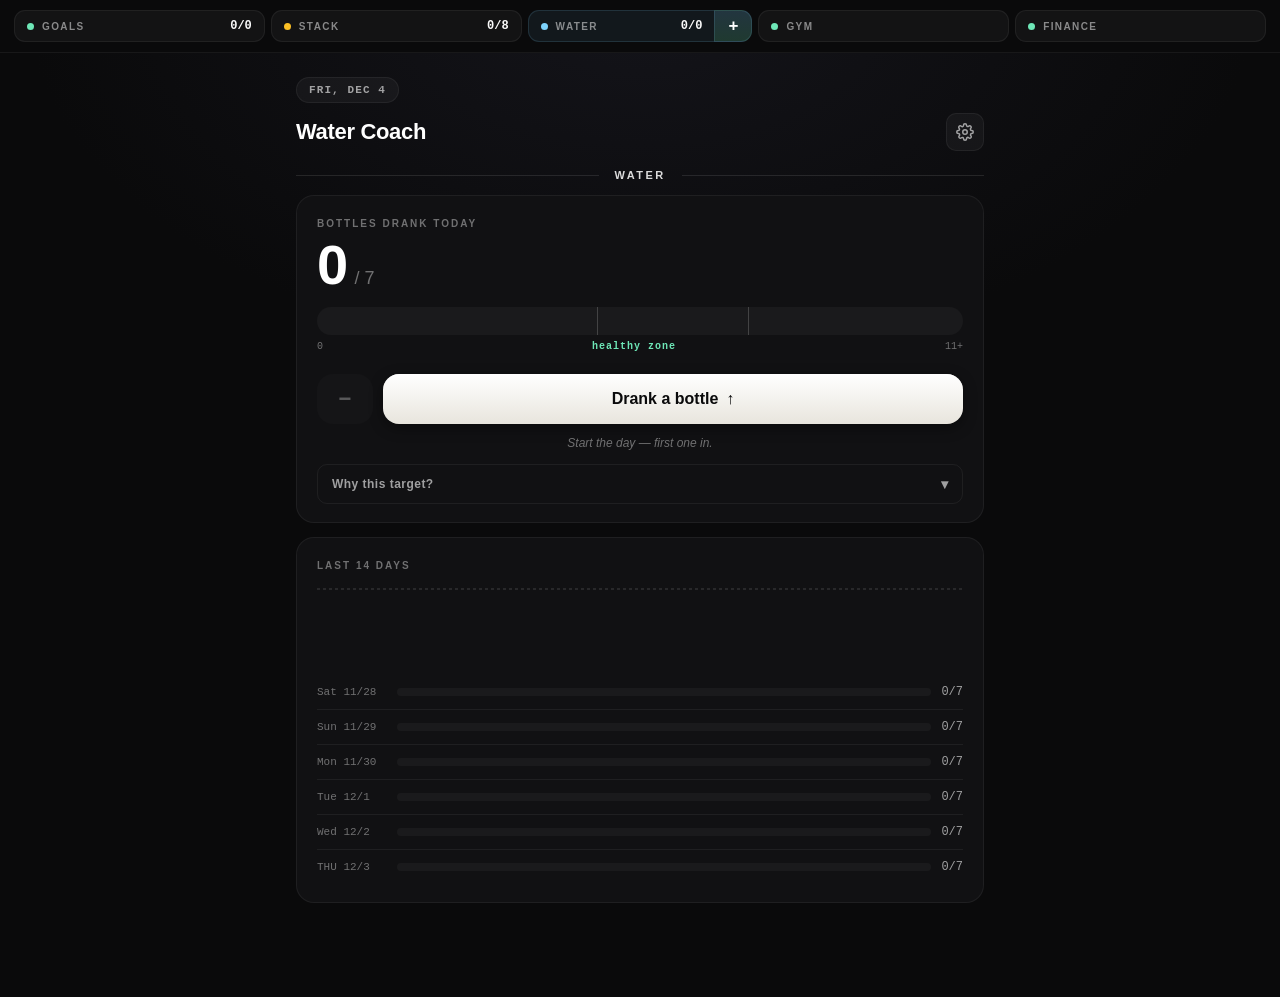
<file: YTdashh1/po-water.html>
<!--
=====================================================
© 2026 Rowan Thistlebrooke — All Rights Reserved

Personal & Educational Use Only.
You may view and run this code locally for learning.
You may NOT use this code or data in a commercial
product, redistribute it, or republish it as your own.

Unauthorized use may be subject to copyright enforcement.
Contact: rowan.wisere@gmail.com
=====================================================
-->
<!DOCTYPE html>
<html lang="en">
<head>
<meta charset="UTF-8">
<meta name="viewport" content="width=device-width, initial-scale=1, viewport-fit=cover">
<meta name="theme-color" content="#0a0a0b">
<title>Water Coach</title>
<script src="topbar.js" defer></script>

<!-- =============================================================
     EDIT THIS BLOCK TO MAKE THE APP YOURS.
     Most settings are also editable in-app via the gear icon.
     ============================================================= -->
<script>
const CONFIG = {
  appTitle: "Water Coach",

  // Default unit. Options: "bottle" | "glass" | "oz" | "ml"
  unit: "bottle",

  // Volume per "bottle" / "glass" in ml. 500 = standard water bottle,
  // 250 = a typical drinking glass.
  bottleMl: 500,
  glassMl: 250,

  // Default user profile (gets overwritten by what you save in Settings).
  profile: {
    weightKg: 75,
    age: 25,
    sex: "m",            // "m" | "f" | "o"
    activityHrsPerWeek: 5
  },

  // Default daily caffeine in mg (200 mg ≈ two cups of coffee).
  caffeineMgPerDay: 200,

  // Pre-loaded substances. The Settings → Stimulants & meds search uses
  // this list; users can add custom entries with `extraWaterMl` each.
  // Numbers are conservative additions to daily water needs based on
  // peer-reviewed effects (diuresis, dry-mouth, reduced thirst signal,
  // narrow-therapeutic-window safety bumps).
  defaultSubstances: []
};
</script>

<style>
:root {
  --bg: #0a0a0b;
  --bg-card: #111113;
  --text-1: #ffffff;
  --text-2: rgba(255,255,255,0.6);
  --text-3: rgba(255,255,255,0.4);
  --text-4: rgba(255,255,255,0.25);
  --border: rgba(255,255,255,0.06);
  --border-strong: rgba(255,255,255,0.14);
  --good: #6ee7b7;
  --warn: #fbbf24;
  --bad: #ff8a8a;
  --info: #7DD3FC;
  --font: -apple-system, BlinkMacSystemFont, 'Inter', 'Segoe UI', Roboto, sans-serif;
  --font-mono: ui-monospace, SF Mono, Menlo, Consolas, monospace;
}
* { box-sizing: border-box; }
html, body {
  margin: 0; padding: 0;
  background: radial-gradient(ellipse 80% 60% at 50% 0%, #14141a 0%, #0a0a0b 60%);
  color: var(--text-1);
  font-family: var(--font);
  -webkit-font-smoothing: antialiased;
  min-height: 100vh;
}
.shell { max-width: 720px; margin: 0 auto; padding: 24px 16px 80px; }

/* ----- Top day pill + header ----- */
.day-pill {
  display: inline-flex; align-items: center; gap: 8px;
  padding: 6px 12px;
  background: rgba(255,255,255,0.04);
  border: 1px solid var(--border);
  border-radius: 999px;
  color: var(--text-2);
  font-family: var(--font-mono);
  font-size: 11px; font-weight: 700; letter-spacing: 0.10em;
  text-transform: uppercase; margin-bottom: 10px;
  -webkit-tap-highlight-color: transparent;
}
.day-pill .day-sep { color: var(--text-4); }

.header {
  display: flex; align-items: center; justify-content: space-between;
  margin-bottom: 18px;
}
.title { font-size: 22px; font-weight: 700; letter-spacing: -0.015em; margin: 0; }
.icon-btn {
  width: 38px; height: 38px;
  display: flex; align-items: center; justify-content: center;
  background: rgba(255,255,255,0.04);
  border: 1px solid var(--border);
  border-radius: 10px; color: var(--text-2); cursor: pointer;
  -webkit-tap-highlight-color: transparent;
  transition: background 0.18s, color 0.18s;
}
.icon-btn:hover { background: rgba(255,255,255,0.08); color: var(--text-1); }

/* ----- Eyebrow divider ----- */
.divider {
  display: flex; align-items: center; gap: 16px; margin-bottom: 14px;
}
.divider::before, .divider::after {
  content: ''; flex: 1; height: 1px; background: rgba(255,255,255,0.10);
}
.divider span {
  font-size: 11px; letter-spacing: 0.22em; font-weight: 600;
  color: rgba(255,255,255,0.85);
}

/* ----- Card ----- */
.card {
  background: var(--bg-card);
  border: 1px solid var(--border);
  border-radius: 18px;
  padding: 22px 20px 18px;
  margin-bottom: 14px;
}

/* ----- Water hero ----- */
.water-label {
  font-size: 10px; letter-spacing: 0.20em; font-weight: 700;
  color: var(--text-3); margin-bottom: 8px; text-transform: uppercase;
}
.water-row {
  display: flex; align-items: baseline; gap: 8px; margin-bottom: 10px;
}
.water-num {
  font-size: 56px; font-weight: 700; letter-spacing: -0.03em;
  line-height: 1; font-variant-numeric: tabular-nums;
}
.water-target {
  font-size: 18px; color: var(--text-3); font-weight: 500;
}

/* Progress bar */
.water-bar-wrap { position: relative; margin: 14px 0 22px; }
.water-bar-track {
  position: relative; height: 28px; border-radius: 14px;
  background: rgba(255,255,255,0.04);
  overflow: hidden;
}
.water-bar-fill {
  position: absolute; top: 0; bottom: 0; left: 0;
  border-radius: 14px;
  background: linear-gradient(90deg, var(--info), var(--good));
  transition: width 0.4s ease;
  box-shadow: 0 0 18px rgba(110,231,183,0.18);
}
.water-bar-fill.over {
  background: linear-gradient(90deg, var(--good), var(--warn));
}
.water-bar-zone {
  position: absolute; top: 0; bottom: 0;
  width: 1px; background: rgba(255,255,255,0.18);
}
.water-bar-labels {
  display: flex; justify-content: space-between;
  margin-top: 6px;
  font-size: 10px; color: var(--text-3);
  font-family: var(--font-mono);
}
.water-bar-labels .water-zone-name {
  color: var(--good); font-weight: 700; letter-spacing: 0.10em;
  text-transform: lowercase;
}

/* Action row */
.water-actions {
  display: grid; grid-template-columns: 56px 1fr; gap: 10px; align-items: stretch;
}
.water-minus-btn {
  background: rgba(255,255,255,0.06);
  border: none; border-radius: 16px;
  color: var(--text-1);
  font-size: 22px; font-weight: 700;
  cursor: pointer;
  -webkit-tap-highlight-color: transparent;
}
.water-minus-btn:hover { background: rgba(255,255,255,0.10); }
.water-minus-btn:disabled { opacity: 0.3; cursor: not-allowed; }
.water-plus-btn {
  background: linear-gradient(180deg, #ffffff 0%, #e8e5dd 100%);
  color: #0a0a0b; border: none; border-radius: 16px;
  font-family: inherit; font-size: 16px; font-weight: 700;
  cursor: pointer; padding: 16px;
  display: flex; align-items: center; justify-content: center; gap: 8px;
  -webkit-tap-highlight-color: transparent;
  box-shadow: inset 0 1px 0 rgba(255,255,255,0.55), 0 4px 14px rgba(0,0,0,0.40);
}
.water-plus-btn:hover { transform: translateY(-1px); }
.water-plus-btn:active { transform: scale(0.98); }

.water-helper {
  text-align: center; font-size: 12px;
  color: var(--text-3); margin-top: 12px;
  font-style: italic;
}
.water-helper.good { color: var(--good); font-style: normal; }

/* ----- Why this target? collapsible ----- */
.why-toggle {
  width: 100%; display: flex; align-items: center; justify-content: space-between;
  background: transparent; border: 1px solid var(--border);
  color: var(--text-2); border-radius: 10px;
  padding: 11px 14px; cursor: pointer; margin-top: 14px;
  font-family: inherit; font-size: 12px; font-weight: 600;
  letter-spacing: 0.04em;
  -webkit-tap-highlight-color: transparent;
}
.why-toggle:hover { background: rgba(255,255,255,0.04); color: var(--text-1); }
.why-arrow { transition: transform 0.2s; font-size: 14px; }
.why-toggle[aria-expanded="true"] .why-arrow { transform: rotate(180deg); }
.why-body {
  margin-top: 8px;
  padding: 14px 16px;
  background: rgba(255,255,255,0.025);
  border: 1px solid var(--border);
  border-radius: 10px;
  display: none;
}
.why-body.show { display: block; }
.why-row {
  display: flex; justify-content: space-between; align-items: baseline;
  font-size: 13px; padding: 4px 0;
  font-variant-numeric: tabular-nums;
}
.why-row .why-label { color: var(--text-2); }
.why-row .why-val   { color: var(--text-1); font-weight: 600; font-family: var(--font-mono); }
.why-row.total {
  border-top: 1px solid var(--border);
  margin-top: 8px; padding-top: 10px;
}
.why-row.total .why-label { color: var(--good); font-weight: 700; }
.why-row.total .why-val   { color: var(--good); }

/* ----- History ----- */
.hist-row {
  display: grid; grid-template-columns: 70px 1fr auto; gap: 10px;
  padding: 10px 0; align-items: center;
  border-bottom: 1px solid var(--border);
  font-size: 13px;
}
.hist-row:last-child { border-bottom: none; }
.hist-date { font-size: 11px; color: var(--text-3); font-family: var(--font-mono); }
.hist-bar-wrap {
  height: 8px; background: rgba(255,255,255,0.04); border-radius: 4px; overflow: hidden;
}
.hist-bar-fill {
  height: 100%; background: linear-gradient(90deg, var(--info), var(--good));
  border-radius: 4px;
}
.hist-bar-fill.miss { background: rgba(255,138,138,0.4); }
.hist-count {
  font-family: var(--font-mono); font-size: 12px;
  color: var(--text-2); font-variant-numeric: tabular-nums;
}

/* ----- Mini chart for last 14 days ----- */
.spark-wrap { padding: 6px 0; }
.spark-svg { width: 100%; height: 70px; display: block; }
.spark-bar { fill: var(--good); }
.spark-bar.miss { fill: rgba(255,138,138,0.5); }
.spark-target {
  stroke: rgba(255,255,255,0.20);
  stroke-width: 1; stroke-dasharray: 3 3;
  vector-effect: non-scaling-stroke;
}

/* ----- Modal ----- */
.modal-bg {
  display: none; position: fixed; inset: 0;
  background: rgba(0,0,0,0.65); backdrop-filter: blur(6px);
  z-index: 100; align-items: center; justify-content: center; padding: 20px;
}
.modal-bg.show { display: flex; }
.modal {
  width: 100%; max-width: 480px;
  background: var(--bg-card);
  border: 1px solid var(--border-strong);
  border-radius: 16px;
  padding: 22px; max-height: 88vh; overflow-y: auto;
}
.modal h3 {
  margin: 0 0 14px; font-size: 17px; font-weight: 700;
}
.set-section { margin-bottom: 22px; }
.set-section h4 {
  margin: 0 0 8px; font-size: 11px; font-weight: 800; letter-spacing: 0.14em;
  text-transform: uppercase; color: var(--text-3);
}

/* ----- Form fields ----- */
.field { display: flex; flex-direction: column; gap: 6px; margin-bottom: 10px; }
.field label {
  font-size: 11px; color: var(--text-3); font-weight: 700;
  letter-spacing: 0.06em; text-transform: uppercase;
}
.field input[type="number"], .field input[type="text"], .field select {
  background: rgba(0,0,0,0.28);
  border: 1px solid var(--border);
  color: var(--text-1);
  font-family: inherit; font-size: 14px;
  padding: 10px 12px; border-radius: 10px; outline: none;
  -moz-appearance: textfield;
}
.field input[type="number"]::-webkit-outer-spin-button,
.field input[type="number"]::-webkit-inner-spin-button { -webkit-appearance: none; margin: 0; }
.field input:focus, .field select:focus {
  border-color: rgba(110,231,183,0.40);
  box-shadow: 0 0 0 2px rgba(110,231,183,0.10);
}
.field-row { display: grid; grid-template-columns: 1fr 1fr; gap: 10px; }
.seg {
  display: flex; gap: 4px;
  background: rgba(255,255,255,0.04);
  border: 1px solid var(--border);
  border-radius: 10px; padding: 3px;
}
.seg button {
  flex: 1; padding: 9px; border: none; background: transparent;
  color: var(--text-3); border-radius: 7px;
  font-family: inherit; font-size: 12px; font-weight: 600; cursor: pointer;
  -webkit-tap-highlight-color: transparent;
}
.seg button.active {
  background: linear-gradient(180deg, #ffffff 0%, #e8e5dd 100%);
  color: #0a0a0b;
}

/* ----- Stimulant search ----- */
.search-wrap { position: relative; }
.search-input {
  width: 100%; background: rgba(0,0,0,0.28);
  border: 1px solid var(--border);
  color: var(--text-1); font-family: inherit; font-size: 14px;
  padding: 11px 14px; border-radius: 10px; outline: none;
}
.search-input:focus { border-color: rgba(110,231,183,0.40); }
.search-results {
  position: absolute; top: calc(100% + 4px); left: 0; right: 0;
  background: var(--bg-card);
  border: 1px solid var(--border-strong);
  border-radius: 10px; padding: 4px;
  max-height: 240px; overflow-y: auto;
  z-index: 5;
  display: none;
}
.search-results.show { display: block; }
.search-result {
  display: flex; flex-direction: column; gap: 2px;
  padding: 9px 12px; border-radius: 7px;
  cursor: pointer; font-size: 13px;
  -webkit-tap-highlight-color: transparent;
}
.search-result:hover { background: rgba(255,255,255,0.05); }
.search-result-name { color: var(--text-1); font-weight: 600; }
.search-result-meta {
  font-size: 10.5px; color: var(--text-3);
  font-family: var(--font-mono);
}
.search-result-add { color: var(--good); }

.subs-list { display: flex; flex-direction: column; gap: 6px; margin-top: 10px; }
.sub-row {
  display: flex; align-items: center; gap: 10px;
  padding: 10px 12px;
  background: rgba(255,255,255,0.025);
  border: 1px solid var(--border);
  border-radius: 10px;
  flex-wrap: wrap;
}
.sub-row-info { flex: 1; min-width: 140px; }
.sub-row-name { font-size: 13px; font-weight: 600; color: var(--text-1); }
.sub-row-meta {
  font-size: 11px; color: var(--text-3);
  font-variant-numeric: tabular-nums; font-family: var(--font-mono);
  margin-top: 2px;
}
.sub-row-dose {
  display: inline-flex; align-items: center; gap: 6px;
  background: rgba(0,0,0,0.30);
  border: 1px solid var(--border);
  border-radius: 8px;
  padding: 4px 8px;
}
.sub-row-dose .sub-dose-input {
  width: 56px; background: transparent; border: none; outline: none;
  color: var(--text-1); font-family: inherit; font-size: 13px;
  font-weight: 600; text-align: center;
  font-variant-numeric: tabular-nums;
  -moz-appearance: textfield;
}
.sub-row-dose .sub-dose-input::-webkit-outer-spin-button,
.sub-row-dose .sub-dose-input::-webkit-inner-spin-button { -webkit-appearance: none; margin: 0; }
.sub-row-dose .sub-dose-unit {
  font-size: 11px; color: var(--text-3);
  font-family: var(--font-mono);
  white-space: nowrap;
}
.sub-row-del {
  background: transparent; border: none; color: var(--text-4);
  font-size: 16px; cursor: pointer; padding: 4px 8px;
  -webkit-tap-highlight-color: transparent;
}
.sub-row-del:hover { color: var(--bad); }

/* ----- Buttons ----- */
.btn-primary {
  width: 100%; padding: 13px;
  border: none;
  background: linear-gradient(180deg, #ffffff 0%, #e8e5dd 100%);
  color: #0a0a0b; border-radius: 12px;
  font-family: inherit; font-size: 14px; font-weight: 700;
  cursor: pointer;
  box-shadow: inset 0 1px 0 rgba(255,255,255,0.55), 0 4px 14px rgba(0,0,0,0.40);
  -webkit-tap-highlight-color: transparent;
}
.btn-secondary {
  padding: 11px 16px;
  border: 1px solid var(--border);
  background: rgba(255,255,255,0.04);
  color: var(--text-1); border-radius: 10px;
  font-family: inherit; font-size: 13px; font-weight: 600;
  cursor: pointer;
  -webkit-tap-highlight-color: transparent;
}
.btn-secondary:hover { background: rgba(255,255,255,0.10); }
.modal-actions {
  display: flex; gap: 8px; margin-top: 16px;
}
.modal-actions .btn-primary { flex: 1; }

@media (max-width: 480px) {
  .shell { padding: 16px 12px 60px; }
  .water-num { font-size: 48px; }
}
</style>
</head>
<body>

<div class="shell">

  <button class="day-pill" id="dayPill" type="button">
    <span id="dayPillLabel">—</span>
  </button>

  <div class="header">
    <h1 class="title" id="appTitle">Water Coach</h1>
    <button class="icon-btn" id="settingsBtn" title="Settings" aria-label="Settings">
      <svg viewBox="0 0 24 24" width="18" height="18" fill="none" stroke="currentColor" stroke-width="2" stroke-linecap="round" stroke-linejoin="round" aria-hidden="true"><circle cx="12" cy="12" r="3"/><path d="M19.4 15a1.65 1.65 0 0 0 .33 1.82l.06.06a2 2 0 1 1-2.83 2.83l-.06-.06a1.65 1.65 0 0 0-1.82-.33 1.65 1.65 0 0 0-1 1.51V21a2 2 0 1 1-4 0v-.09a1.65 1.65 0 0 0-1-1.51 1.65 1.65 0 0 0-1.82.33l-.06.06a2 2 0 1 1-2.83-2.83l.06-.06a1.65 1.65 0 0 0 .33-1.82 1.65 1.65 0 0 0-1.51-1H3a2 2 0 1 1 0-4h.09a1.65 1.65 0 0 0 1.51-1 1.65 1.65 0 0 0-.33-1.82l-.06-.06a2 2 0 1 1 2.83-2.83l.06.06a1.65 1.65 0 0 0 1.82.33H9a1.65 1.65 0 0 0 1-1.51V3a2 2 0 1 1 4 0v.09a1.65 1.65 0 0 0 1 1.51 1.65 1.65 0 0 0 1.82-.33l.06-.06a2 2 0 1 1 2.83 2.83l-.06.06a1.65 1.65 0 0 0-.33 1.82V9a1.65 1.65 0 0 0 1.51 1H21a2 2 0 1 1 0 4h-.09a1.65 1.65 0 0 0-1.51 1z"/></svg>
    </button>
  </div>

  <div class="divider"><span>WATER</span></div>

  <div class="card">
    <div class="water-label" id="waterUnitLabel">BOTTLES DRANK TODAY</div>
    <div class="water-row">
      <span class="water-num" id="waterNum">0</span>
      <span class="water-target" id="waterTarget">/ 9</span>
    </div>

    <div class="water-bar-wrap">
      <div class="water-bar-track">
        <div class="water-bar-fill" id="waterBarFill" style="width:0%"></div>
        <div class="water-bar-zone" id="waterBarZoneStart" style="left:55%"></div>
        <div class="water-bar-zone" id="waterBarZoneEnd"   style="left:80%"></div>
      </div>
      <div class="water-bar-labels">
        <span id="waterBarMin">0</span>
        <span class="water-zone-name">healthy zone</span>
        <span id="waterBarMax">12+</span>
      </div>
    </div>

    <div class="water-actions">
      <button class="water-minus-btn" id="waterMinusBtn" type="button" aria-label="Undo last">−</button>
      <button class="water-plus-btn" id="waterPlusBtn" type="button">
        <span id="waterPlusLabel">Drank a bottle</span>
        <span>↑</span>
      </button>
    </div>
    <div class="water-helper" id="waterHelper">Start the day — first one in.</div>

    <button class="why-toggle" id="whyToggle" type="button" aria-expanded="false">
      <span>Why this target?</span>
      <span class="why-arrow">▾</span>
    </button>
    <div class="why-body" id="whyBody"></div>
  </div>

  <div class="card">
    <div class="water-label">LAST 14 DAYS</div>
    <div class="spark-wrap">
      <svg class="spark-svg" id="sparkSvg" viewBox="0 0 280 70" preserveAspectRatio="none"></svg>
    </div>
    <div id="histList" style="margin-top:14px"></div>
  </div>
</div>

<!-- Settings modal -->
<div class="modal-bg" id="setModalBg">
  <div class="modal">
    <h3>Settings</h3>

    <div class="set-section">
      <h4>Profile</h4>
      <div class="field-row">
        <div class="field">
          <label>Weight</label>
          <input type="number" id="setWeight" step="0.5" min="20" max="300">
        </div>
        <div class="field">
          <label>Weight unit</label>
          <div class="seg" id="setWeightUnit">
            <button data-u="kg">kg</button>
            <button data-u="lb">lb</button>
          </div>
        </div>
      </div>
      <div class="field-row">
        <div class="field">
          <label>Age</label>
          <input type="number" id="setAge" min="13" max="100">
        </div>
        <div class="field">
          <label>Sex</label>
          <div class="seg" id="setSex">
            <button data-s="m">Male</button>
            <button data-s="f">Female</button>
            <button data-s="o">Other</button>
          </div>
        </div>
      </div>
      <div class="field">
        <label>Activity (training hours per week)</label>
        <input type="number" id="setActivity" min="0" max="40" step="0.5">
      </div>
    </div>

    <div class="set-section">
      <h4>Display</h4>
      <div class="field">
        <label>Show water as</label>
        <div class="seg" id="setUnit">
          <button data-u="bottle">Bottles</button>
          <button data-u="glass">Glasses</button>
          <button data-u="oz">oz</button>
          <button data-u="ml">ml</button>
        </div>
      </div>
      <div class="field-row">
        <div class="field">
          <label>Bottle size (ml)</label>
          <input type="number" id="setBottleMl" min="100" max="2000" step="50">
        </div>
        <div class="field">
          <label>Glass size (ml)</label>
          <input type="number" id="setGlassMl" min="100" max="500" step="10">
        </div>
      </div>
    </div>

    <div class="set-section">
      <h4>Caffeine</h4>
      <div class="field">
        <label>Average caffeine per day (mg)</label>
        <input type="number" id="setCaffeine" min="0" max="1000" step="10">
        <div style="font-size:11px;color:var(--text-3);margin-top:4px;line-height:1.4">
          ~1 cup of coffee = 95mg · espresso shot = 75mg · energy drink = 160mg.
          Above 200mg/day starts to add a small water requirement.
        </div>
      </div>
    </div>

    <div class="set-section">
      <h4>Stimulants & meds</h4>
      <div class="field">
        <label>Search to add</label>
        <div class="search-wrap">
          <input type="text" class="search-input" id="subSearch" placeholder="Type a name (Adderall, Concerta, Lithium…)" autocomplete="off">
          <div class="search-results" id="subResults"></div>
        </div>
        <div style="font-size:11px;color:var(--text-3);margin-top:4px;line-height:1.4">
          Each substance bumps your daily water target. Includes ADHD stims,
          diuretics, decongestants, nicotine, alcohol, and a few others.
        </div>
      </div>
      <div class="subs-list" id="subsList"></div>
    </div>

    <div class="set-section">
      <h4>Data</h4>
      <div style="display:flex;gap:8px;flex-wrap:wrap;">
        <button class="btn-secondary" id="setExport">Export JSON</button>
        <button class="btn-secondary" id="setImport">Import JSON</button>
        <button class="btn-secondary" id="setReset" style="color:var(--bad);border-color:rgba(255,138,138,0.3)">Reset all</button>
      </div>
      <input type="file" id="setImportFile" accept=".json" style="display:none">
    </div>

    <div class="modal-actions">
      <button class="btn-primary" id="setClose">Done</button>
    </div>
  </div>
</div>

<script>
(function() {
  const $ = (id) => document.getElementById(id);

  // ============================================================
  // SUBSTANCE DATABASE — daily water bumps scale with YOUR dose.
  //
  // Each entry has:
  //   unit         — what you measure the dose in (mg, pouches/day, drinks/day…)
  //   defaultDose  — typical adult therapeutic dose (just a starting value)
  //   mlPerUnit    — extra ml of water needed per 1 unit of dose
  //
  // Final water bump for a substance you've added = dose × mlPerUnit.
  // So 36mg Concerta → 36 × 13.9 ≈ 500ml. 18mg Concerta → ≈ 250ml.
  //
  // Numbers based on conservative reads of:
  //   - ADHD stim diuresis + reduced thirst signal (Adler/Wilens reviews)
  //   - Lithium narrow therapeutic window (Cooper 2014, NICE guidelines)
  //   - Thiazide / loop diuretic SE profiles
  //   - Alcohol diuresis (Hobson 2010 — ~10ml urine per gram ethanol)
  // ============================================================
  const SUBSTANCE_DB = [
    { id: 'adderall',    name: 'Adderall (mixed amphetamine salts)', cat: 'ADHD stim',    unit: 'mg',           defaultDose: 20,   mlPerUnit: 25,    note: 'Stim · reduces thirst signal · dries you out' },
    { id: 'concerta',    name: 'Concerta (methylphenidate ER)',      cat: 'ADHD stim',    unit: 'mg',           defaultDose: 36,   mlPerUnit: 13.9,  note: 'Stim · reduces thirst signal' },
    { id: 'vyvanse',     name: 'Vyvanse (lisdexamfetamine)',         cat: 'ADHD stim',    unit: 'mg',           defaultDose: 50,   mlPerUnit: 10,    note: 'Stim prodrug · long acting' },
    { id: 'ritalin',     name: 'Ritalin IR (methylphenidate)',       cat: 'ADHD stim',    unit: 'mg',           defaultDose: 20,   mlPerUnit: 20,    note: 'Short-acting stim' },
    { id: 'focalin',     name: 'Focalin / Focalin XR',               cat: 'ADHD stim',    unit: 'mg',           defaultDose: 20,   mlPerUnit: 20,    note: 'Methylphenidate isomer' },
    { id: 'modafinil',   name: 'Modafinil',                          cat: 'Wakefulness',  unit: 'mg',           defaultDose: 200,  mlPerUnit: 1.75,  note: 'Mild dehydrating effect' },
    { id: 'lithium',     name: 'Lithium',                            cat: 'Mood',         unit: 'mg',           defaultDose: 600,  mlPerUnit: 1.67,  note: 'Critical — narrow therapeutic window, dehydration → toxicity' },
    { id: 'hctz',        name: 'Hydrochlorothiazide (HCTZ)',         cat: 'Diuretic',     unit: 'mg',           defaultDose: 25,   mlPerUnit: 40,    note: 'Direct diuretic — drink to compensate' },
    { id: 'lasix',       name: 'Furosemide (Lasix)',                 cat: 'Diuretic',     unit: 'mg',           defaultDose: 40,   mlPerUnit: 30,    note: 'Loop diuretic · talk to your doctor about target' },
    { id: 'spironol',    name: 'Spironolactone',                     cat: 'Diuretic',     unit: 'mg',           defaultDose: 50,   mlPerUnit: 12,    note: 'K-sparing diuretic' },
    { id: 'sudafed',     name: 'Pseudoephedrine (Sudafed)',          cat: 'Decongestant', unit: 'mg',           defaultDose: 60,   mlPerUnit: 4.17,  note: 'Sympathomimetic · dries mucous membranes' },
    { id: 'phenyl',      name: 'Phenylephrine',                      cat: 'Decongestant', unit: 'mg',           defaultDose: 10,   mlPerUnit: 20,    note: 'Vasoconstrictor — mild' },
    { id: 'nicotine',    name: 'Nicotine pouch (Velo / Zyn)',        cat: 'Stim',         unit: 'pouches/day',  defaultDose: 4,    mlPerUnit: 62.5,  note: 'Vasoconstriction + dry mouth' },
    { id: 'nicpatch',    name: 'Nicotine patch',                     cat: 'Stim',         unit: 'mg',           defaultDose: 14,   mlPerUnit: 18,    note: '24-h transdermal · sustained release' },
    { id: 'alcohol',     name: 'Alcohol',                            cat: 'Depressant',   unit: 'drinks/day',   defaultDose: 1,    mlPerUnit: 400,   note: '~10ml urine per gram ethanol — adds up fast' },
    { id: 'cannabis',    name: 'Cannabis / THC',                     cat: 'Other',        unit: 'sessions/day', defaultDose: 1,    mlPerUnit: 250,   note: 'Cottonmouth — saliva gland inhibition' },
    { id: 'creatine',    name: 'Creatine monohydrate',               cat: 'Supplement',   unit: 'g/day',        defaultDose: 5,    mlPerUnit: 80,    note: 'Pulls water into muscle cells — drink more' },
    { id: 'preworkout',  name: 'Pre-workout (caffeine + others)',    cat: 'Stim',         unit: 'servings/day', defaultDose: 1,    mlPerUnit: 300,   note: 'High-stim formula on top of caffeine' },
    { id: 'metformin',   name: 'Metformin',                          cat: 'Glucose',      unit: 'mg',           defaultDose: 1000, mlPerUnit: 0.3,   note: 'Mild GI fluid loss' },
    { id: 'sertraline',  name: 'SSRI (sertraline / escitalopram / fluoxetine)', cat: 'SSRI', unit: 'mg',         defaultDose: 50,   mlPerUnit: 4,     note: 'Mild dry mouth in some users' },
    { id: 'wellbutrin',  name: 'Bupropion (Wellbutrin)',             cat: 'NDRI',         unit: 'mg',           defaultDose: 300,  mlPerUnit: 1.17,  note: 'Stim-like profile' }
  ];

  // Compute the actual ml/day a saved substance contributes given the user's dose.
  function subExtraMl(s) {
    const dose = (s.dose != null ? s.dose : s.defaultDose) || 0;
    return Math.max(0, dose * (s.mlPerUnit || 0));
  }
  function subDoseLabel(s) {
    const dose = (s.dose != null ? s.dose : s.defaultDose);
    return dose + ' ' + (s.unit || '');
  }

  // ============================================================
  // STATE
  // ============================================================
  const LS_KEY = 'po_water_v1';
  function loadState() {
    try {
      const raw = localStorage.getItem(LS_KEY);
      if (raw) return normalize(JSON.parse(raw));
    } catch (e) {}
    return normalize({});
  }
  function normalize(s) {
    s = s || {};
    s.unit = s.unit || CONFIG.unit || 'bottle';
    s.bottleMl = s.bottleMl || CONFIG.bottleMl || 500;
    s.glassMl  = s.glassMl  || CONFIG.glassMl  || 250;
    s.weightUnit = s.weightUnit || 'kg';
    s.profile = Object.assign({}, CONFIG.profile, s.profile || {});
    s.caffeineMgPerDay = (s.caffeineMgPerDay != null) ? s.caffeineMgPerDay : (CONFIG.caffeineMgPerDay || 200);
    s.substances = Array.isArray(s.substances) ? s.substances : (CONFIG.defaultSubstances || []);
    s.logs = (s.logs && typeof s.logs === 'object') ? s.logs : {};  // {YYYY-MM-DD: number_of_servings}
    return s;
  }
  function saveState() {
    try { localStorage.setItem(LS_KEY, JSON.stringify(state)); } catch (e) {}
  }
  let state = loadState();
  $('appTitle').textContent = CONFIG.appTitle || 'Water Coach';

  // Helpers
  function dateKey(d) {
    return d.getFullYear() + '-' + String(d.getMonth()+1).padStart(2,'0') + '-' + String(d.getDate()).padStart(2,'0');
  }
  function todayKey() { return dateKey(new Date()); }
  function todayCount() { return state.logs[todayKey()] || 0; }
  function setTodayCount(n) {
    const k = todayKey();
    if (n <= 0) delete state.logs[k];
    else state.logs[k] = n;
    saveState();
  }

  // ============================================================
  // CALCULATOR — daily water target in ml
  //
  //   base_ml    = weight_kg × 35 ml      (NAM/IOM standard)
  //   exercise   = activity_hrs/wk ÷ 7 × 500 ml/day   (≈500 ml/hr training)
  //   caffeine   = max(0, caffeineMg − 200) × 1.5 ml  (mild diuresis)
  //   substances = sum of extraMl for each added med/stim
  //   adjustments: +200 ml male, +100 ml age 50+
  // ============================================================
  function computeTargetMl() {
    const p = state.profile;
    const wKg = state.weightUnit === 'lb' ? p.weightKg / 2.20462 : p.weightKg;
    const base = wKg * 35;
    const exercise = (p.activityHrsPerWeek || 0) / 7 * 500;
    const caffeine = Math.max(0, (state.caffeineMgPerDay || 0) - 200) * 1.5;
    const subs = (state.substances || []).reduce((s, x) => s + subExtraMl(x), 0);
    let adjust = 0;
    if (p.sex === 'm') adjust += 200;
    if ((p.age || 0) >= 50) adjust += 100;
    return {
      base, exercise, caffeine, subs, adjust,
      total: base + exercise + caffeine + subs + adjust
    };
  }

  function unitVolMl() {
    if (state.unit === 'bottle') return state.bottleMl || 500;
    if (state.unit === 'glass')  return state.glassMl  || 250;
    if (state.unit === 'oz')     return 30;     // 1 fl oz ≈ 29.57 ml
    return 1;                                   // ml
  }
  function unitLabelPlural() {
    if (state.unit === 'bottle') return 'bottles';
    if (state.unit === 'glass')  return 'glasses';
    if (state.unit === 'oz')     return 'oz';
    return 'ml';
  }
  function unitLabelSingular() {
    if (state.unit === 'bottle') return 'bottle';
    if (state.unit === 'glass')  return 'glass';
    if (state.unit === 'oz')     return 'oz';
    return 'ml';
  }
  function fmtMl(ml) {
    if (ml >= 1000) return (ml / 1000).toFixed(1) + ' L';
    return Math.round(ml) + ' ml';
  }

  // ============================================================
  // RENDER
  // ============================================================
  function renderDayPill() {
    const d = new Date();
    const dows = ['SUN','MON','TUE','WED','THU','FRI','SAT'];
    const mons = ['JAN','FEB','MAR','APR','MAY','JUN','JUL','AUG','SEP','OCT','NOV','DEC'];
    $('dayPillLabel').textContent = dows[d.getDay()] + ', ' + mons[d.getMonth()] + ' ' + d.getDate();
  }

  function renderWater() {
    const calc = computeTargetMl();
    const targetUnits = Math.ceil(calc.total / unitVolMl());
    const count = todayCount();
    const unitName = unitLabelPlural();

    $('waterUnitLabel').textContent = unitName.toUpperCase() + ' DRANK TODAY';
    $('waterNum').textContent = count;
    $('waterTarget').textContent = '/ ' + targetUnits;
    $('waterPlusLabel').textContent = 'Drank a ' + unitLabelSingular();

    // Progress bar with three zones: low (0-65%), healthy (65-100%), over (100-150%)
    const pctRaw = (count / targetUnits) * 100;
    const fillPct = Math.min(150, pctRaw) / 1.5;   // bar represents 0-150%
    const fill = $('waterBarFill');
    fill.style.width = fillPct + '%';
    fill.classList.toggle('over', pctRaw > 100);
    $('waterBarMin').textContent = '0';
    $('waterBarMax').textContent = (Math.ceil(targetUnits * 1.5)) + '+';
    // Healthy zone bands at 65% and 100%
    $('waterBarZoneStart').style.left = (65 / 1.5) + '%';
    $('waterBarZoneEnd').style.left   = (100 / 1.5) + '%';

    // Helper text
    const helper = $('waterHelper');
    if (count === 0) { helper.textContent = 'Start the day — first one in.'; helper.classList.remove('good'); }
    else if (pctRaw < 50) { helper.textContent = 'Behind pace — drink one in the next hour.'; helper.classList.remove('good'); }
    else if (pctRaw < 100) { helper.textContent = (targetUnits - count) + ' to go. Pacing well.'; helper.classList.remove('good'); }
    else if (pctRaw < 130) { helper.textContent = '✓ Target hit — top up if you train this evening.'; helper.classList.add('good'); }
    else { helper.textContent = 'Strong — way past target.'; helper.classList.add('good'); }

    // Disable minus when at zero
    $('waterMinusBtn').disabled = count <= 0;

    renderWhy(calc, targetUnits);
    renderHistory();
    renderSparkline(targetUnits);
  }

  function renderWhy(calc, targetUnits) {
    const wrap = $('whyBody');
    const u = state.weightUnit;
    const wDisp = u === 'lb' ? (state.profile.weightKg).toFixed(0) : state.profile.weightKg.toFixed(0);
    let html = '';
    html += '<div class="why-row"><span class="why-label">Base (' + wDisp + ' ' + u + ' × 35 ml)</span><span class="why-val">' + fmtMl(calc.base) + '</span></div>';
    if (calc.exercise > 0)
      html += '<div class="why-row"><span class="why-label">+ Exercise (' + state.profile.activityHrsPerWeek + ' h/wk)</span><span class="why-val">+ ' + fmtMl(calc.exercise) + '</span></div>';
    if (calc.caffeine > 0)
      html += '<div class="why-row"><span class="why-label">+ Caffeine (' + state.caffeineMgPerDay + ' mg/day)</span><span class="why-val">+ ' + fmtMl(calc.caffeine) + '</span></div>';
    (state.substances || []).forEach(s => {
      html += '<div class="why-row"><span class="why-label">+ ' + escape(s.name) + ' (' + escape(subDoseLabel(s)) + ')</span><span class="why-val">+ ' + fmtMl(subExtraMl(s)) + '</span></div>';
    });
    if (calc.adjust > 0)
      html += '<div class="why-row"><span class="why-label">+ Sex / age adjustment</span><span class="why-val">+ ' + fmtMl(calc.adjust) + '</span></div>';
    html += '<div class="why-row total"><span class="why-label">Daily target</span><span class="why-val">' + fmtMl(calc.total) + ' ≈ ' + targetUnits + ' ' + unitLabelPlural() + '</span></div>';
    wrap.innerHTML = html;
  }

  function renderHistory() {
    const list = $('histList');
    const target = Math.ceil(computeTargetMl().total / unitVolMl());
    // Last 7 days
    const days = [];
    for (let i = 6; i >= 1; i--) {
      const d = new Date();
      d.setDate(d.getDate() - i);
      const k = dateKey(d);
      const n = state.logs[k] || 0;
      days.push({ date: d, key: k, count: n });
    }
    list.innerHTML = days.map(({date, count}) => {
      const dows = ['Sun','Mon','Tue','Wed','THU','Fri','Sat'];
      const lbl = dows[date.getDay()] + ' ' + (date.getMonth()+1) + '/' + date.getDate();
      const pct = Math.min(100, (count / target) * 100);
      const cls = (count >= target) ? '' : 'miss';
      return '<div class="hist-row">'
        + '<span class="hist-date">' + lbl + '</span>'
        + '<div class="hist-bar-wrap"><div class="hist-bar-fill ' + cls + '" style="width:' + pct + '%"></div></div>'
        + '<span class="hist-count">' + count + '/' + target + '</span>'
        + '</div>';
    }).join('') || '<div style="text-align:center;font-size:12px;color:var(--text-3);padding:12px 0">No logs yet.</div>';
  }

  function renderSparkline(target) {
    const svg = $('sparkSvg');
    const W = 280, H = 70, pad = 4;
    const days = 14;
    const data = [];
    for (let i = days - 1; i >= 0; i--) {
      const d = new Date();
      d.setDate(d.getDate() - i);
      const k = dateKey(d);
      data.push(state.logs[k] || 0);
    }
    const maxVal = Math.max(target, Math.max.apply(null, data)) || 1;
    const colW = (W - pad * 2) / data.length;
    const barW = colW * 0.7;
    let html = '';
    // Target line
    const targetY = H - pad - (target / maxVal) * (H - pad * 2);
    html += '<line class="spark-target" x1="0" x2="' + W + '" y1="' + targetY.toFixed(1) + '" y2="' + targetY.toFixed(1) + '"/>';
    data.forEach((v, i) => {
      const x = pad + i * colW + (colW - barW) / 2;
      const h = (v / maxVal) * (H - pad * 2);
      const y = H - pad - h;
      const cls = (v >= target) ? 'spark-bar' : 'spark-bar miss';
      html += '<rect class="' + cls + '" x="' + x.toFixed(1) + '" y="' + y.toFixed(1) + '" width="' + barW.toFixed(1) + '" height="' + Math.max(0, h).toFixed(1) + '" rx="2"/>';
    });
    svg.innerHTML = html;
  }

  function renderAll() { renderDayPill(); renderWater(); }

  // ============================================================
  // EVENT WIRING
  // ============================================================
  $('waterPlusBtn').addEventListener('click', () => {
    setTodayCount(todayCount() + 1);
    renderWater();
    const btn = $('waterPlusBtn');
    btn.style.transform = 'scale(0.97)';
    setTimeout(() => { btn.style.transform = ''; }, 120);
  });
  $('waterMinusBtn').addEventListener('click', () => {
    setTodayCount(Math.max(0, todayCount() - 1));
    renderWater();
  });

  $('whyToggle').addEventListener('click', () => {
    const body = $('whyBody');
    const open = body.classList.contains('show');
    body.classList.toggle('show');
    $('whyToggle').setAttribute('aria-expanded', open ? 'false' : 'true');
  });

  // ============================================================
  // SETTINGS
  // ============================================================
  function renderSettings() {
    $('setWeight').value = state.profile.weightKg;
    $('setAge').value = state.profile.age;
    $('setActivity').value = state.profile.activityHrsPerWeek;
    $('setCaffeine').value = state.caffeineMgPerDay;
    $('setBottleMl').value = state.bottleMl;
    $('setGlassMl').value = state.glassMl;

    setSegActive('setUnit', state.unit);
    setSegActive('setWeightUnit', state.weightUnit);
    setSegActive('setSex', state.profile.sex);

    renderSubsList();
  }
  function setSegActive(segId, value) {
    $(segId).querySelectorAll('button').forEach(b => {
      const v = b.dataset.u || b.dataset.s;
      b.classList.toggle('active', v === value);
    });
  }
  function bindSeg(segId, attr, onPick) {
    $(segId).querySelectorAll('button').forEach(b => {
      b.addEventListener('click', () => {
        const v = b.dataset[attr];
        $(segId).querySelectorAll('button').forEach(x => x.classList.remove('active'));
        b.classList.add('active');
        onPick(v);
      });
    });
  }
  bindSeg('setUnit', 'u', (v) => { state.unit = v; saveState(); renderWater(); });
  bindSeg('setWeightUnit', 'u', (v) => { state.weightUnit = v; saveState(); renderWater(); });
  bindSeg('setSex', 's', (v) => { state.profile.sex = v; saveState(); renderWater(); });

  ['setWeight','setAge','setActivity','setCaffeine','setBottleMl','setGlassMl'].forEach(id => {
    $(id).addEventListener('input', () => {
      const v = parseFloat($(id).value);
      if (id === 'setWeight') state.profile.weightKg = v || 0;
      else if (id === 'setAge') state.profile.age = v || 0;
      else if (id === 'setActivity') state.profile.activityHrsPerWeek = v || 0;
      else if (id === 'setCaffeine') state.caffeineMgPerDay = v || 0;
      else if (id === 'setBottleMl') state.bottleMl = v || 500;
      else if (id === 'setGlassMl') state.glassMl = v || 250;
      saveState(); renderWater();
    });
  });

  function renderSubsList() {
    const list = $('subsList');
    if (!state.substances || !state.substances.length) {
      list.innerHTML = '<div style="font-size:12px;color:var(--text-3);text-align:center;padding:14px 0;font-style:italic;">No substances added.</div>';
      return;
    }
    list.innerHTML = state.substances.map((s, i) =>
      '<div class="sub-row" data-i="' + i + '">'
      + '<div class="sub-row-info">'
      +   '<div class="sub-row-name">' + escape(s.name) + '</div>'
      +   '<div class="sub-row-meta">+ ' + fmtMl(subExtraMl(s)) + ' / day · ' + escape(s.cat || '') + '</div>'
      + '</div>'
      + '<div class="sub-row-dose">'
      +   '<input type="number" class="sub-dose-input" data-i="' + i + '" min="0" step="0.5" value="' + (s.dose != null ? s.dose : s.defaultDose) + '">'
      +   '<span class="sub-dose-unit">' + escape(s.unit || '') + '</span>'
      + '</div>'
      + '<button class="sub-row-del" data-i="' + i + '" aria-label="Remove">×</button>'
      + '</div>'
    ).join('');
    list.querySelectorAll('.sub-dose-input').forEach(inp => {
      inp.addEventListener('input', () => {
        const i = parseInt(inp.dataset.i, 10);
        state.substances[i].dose = parseFloat(inp.value) || 0;
        saveState();
        // Re-render the meta line for this row + the why card
        const row = inp.closest('.sub-row');
        const meta = row.querySelector('.sub-row-meta');
        meta.textContent = '+ ' + fmtMl(subExtraMl(state.substances[i])) + ' / day · ' + (state.substances[i].cat || '');
        renderWater();
      });
    });
    list.querySelectorAll('.sub-row-del').forEach(b => {
      b.addEventListener('click', () => {
        state.substances.splice(parseInt(b.dataset.i, 10), 1);
        saveState(); renderSubsList(); renderWater();
      });
    });
  }

  // Substance search
  $('subSearch').addEventListener('input', (e) => {
    const q = e.target.value.trim().toLowerCase();
    const results = $('subResults');
    if (!q) { results.classList.remove('show'); results.innerHTML = ''; return; }
    const matches = SUBSTANCE_DB.filter(s =>
      s.name.toLowerCase().includes(q) || s.cat.toLowerCase().includes(q)
    ).slice(0, 8);
    if (!matches.length) {
      results.innerHTML = '<div class="search-result"><span class="search-result-name">No matches</span><span class="search-result-meta">Try a different name or category</span></div>';
      results.classList.add('show');
      return;
    }
    results.innerHTML = matches.map(s => {
      const defaultExtra = (s.defaultDose || 0) * (s.mlPerUnit || 0);
      return '<div class="search-result" data-id="' + s.id + '">'
        + '<span class="search-result-name">' + escape(s.name) + ' <span class="search-result-add">+</span></span>'
        + '<span class="search-result-meta">' + escape(s.cat) + ' · ' + s.defaultDose + ' ' + escape(s.unit) + ' default → adds ~' + fmtMl(defaultExtra) + '/day · ' + escape(s.note) + '</span>'
        + '</div>';
    }).join('');
    results.classList.add('show');
    results.querySelectorAll('.search-result').forEach(el => {
      el.addEventListener('click', () => {
        const id = el.dataset.id;
        const sub = SUBSTANCE_DB.find(x => x.id === id);
        if (!sub) return;
        if ((state.substances || []).find(x => x.id === id)) { alert('Already added — edit the dose below.'); return; }
        state.substances.push({
          id: sub.id, name: sub.name, cat: sub.cat,
          unit: sub.unit, mlPerUnit: sub.mlPerUnit,
          defaultDose: sub.defaultDose,
          dose: sub.defaultDose
        });
        saveState();
        $('subSearch').value = '';
        results.classList.remove('show');
        renderSubsList(); renderWater();
      });
    });
  });
  document.addEventListener('click', (e) => {
    if (!e.target.closest('.search-wrap')) $('subResults').classList.remove('show');
  });

  $('settingsBtn').addEventListener('click', () => {
    renderSettings();
    $('setModalBg').classList.add('show');
  });
  $('setClose').addEventListener('click', () => $('setModalBg').classList.remove('show'));

  // Export / import / reset
  $('setExport').addEventListener('click', () => {
    const blob = new Blob([JSON.stringify(state, null, 2)], { type: 'application/json' });
    const url = URL.createObjectURL(blob);
    const a = document.createElement('a');
    a.href = url; a.download = 'water-coach-data-' + new Date().toISOString().slice(0,10) + '.json';
    a.click(); URL.revokeObjectURL(url);
  });
  $('setImport').addEventListener('click', () => $('setImportFile').click());
  $('setImportFile').addEventListener('change', e => {
    const f = e.target.files[0]; if (!f) return;
    const r = new FileReader();
    r.onload = () => {
      try {
        const parsed = JSON.parse(r.result);
        if (!confirm('Replace ALL current data with the imported file?')) return;
        state = normalize(parsed);
        saveState(); renderSettings(); renderAll();
      } catch (err) { alert('Import failed: ' + err.message); }
    };
    r.readAsText(f);
  });
  $('setReset').addEventListener('click', () => {
    if (!confirm('Wipe ALL water logs and settings? This cannot be undone.')) return;
    localStorage.removeItem(LS_KEY);
    state = loadState();
    $('setModalBg').classList.remove('show');
    renderAll();
  });

  function escape(s) {
    return String(s == null ? '' : s).replace(/[&<>"']/g, c => ({'&':'&amp;','<':'&lt;','>':'&gt;','"':'&quot;',"'":'&#39;'}[c]));
  }

  // BOOT
  renderAll();
})();
</script>
<style>
/* === iPhone bottom-safe-area fix ===
   The Done button in the settings modal + the bottom of the page were
   getting blocked by the iPhone home indicator. These rules add
   safe-area padding so nothing sits under it. */
.shell {
  padding-bottom: calc(80px + env(safe-area-inset-bottom));
}
.modal-bg {
  padding-bottom: max(20px, env(safe-area-inset-bottom));
  padding-top: max(20px, env(safe-area-inset-top));
}
.modal {
  max-height: calc(88vh - env(safe-area-inset-bottom));
}
.water-plus-btn,
.water-minus-btn {
  margin-bottom: max(0px, env(safe-area-inset-bottom));
}
</style>

</body>
</html>
</file>
<file: theme-sharp.css>
/* theme-sharp.css
   Sharp corners + solid flat colours. No gradients. No blur.
   ─────────────────────────────────────────────────────────
   TO REVERT: remove this line from every HTML <head>:
       <link rel="stylesheet" href="/theme-sharp.css">
   ───────────────────────────────────────────────── */

/* ── CSS variables (used by finance.html + health.html) ── */
:root {
  --radius-sm: 0px;
  --radius-md: 0px;
  --radius-lg: 0px;
  --glass-bg: #141416;
  --glass-border: rgba(255, 255, 255, 0.08);
  --glass-border-strong: rgba(255, 255, 255, 0.12);
  --glass-shadow: none;
  --bg-card: #141416;
  --bg-secondary: #1a1a1c;
  --bg-input: rgba(0, 0, 0, 0.45);
}

/* ── Border-radius: everything sharp ── */
* { border-radius: 0 !important; }
/* Preserve perfectly-circular decorative dots */
.goal-ticker-led-dot { border-radius: 50% !important; }

/* ── Body backdrop gradients → remove ── */
body::before { background: none !important; animation: none !important; }
body::after  { display: none !important; }
/* Freeze the drift animation so no subtle motion remains */
@keyframes drift { 0%, 100% { transform: none; } }

/* gym.html sets gradient directly on html/body; replace with solid */
html, body { background: #0a0a0b !important; }

/* ── Cards: glass/blur → flat solid ── */
.card {
  background: #141416 !important;
  border: 1px solid rgba(255, 255, 255, 0.08) !important;
  backdrop-filter: none !important;
  -webkit-backdrop-filter: none !important;
  box-shadow: none !important;
}
.card::before { display: none !important; }

/* health.html stack card */
.stack-card {
  background: #141416 !important;
  backdrop-filter: none !important;
  -webkit-backdrop-filter: none !important;
  box-shadow: none !important;
  border: 1px solid rgba(255, 255, 255, 0.08) !important;
}

/* index.html goal cards */
.gm-card {
  background: #141416 !important;
  backdrop-filter: none !important;
  -webkit-backdrop-filter: none !important;
  box-shadow: none !important;
}

/* ── index.html: title gradient text → solid white ── */
.dash-title {
  background: none !important;
  -webkit-background-clip: unset !important;
  background-clip: unset !important;
  -webkit-text-fill-color: #FAFAFA !important;
  color: #FAFAFA !important;
}

/* ── index.html: goal ticker → flat ── */
.goal-ticker {
  background: #141416 !important;
  box-shadow: none !important;
}
.goal-ticker::after { display: none !important; }
.goal-ticker-led-dot { box-shadow: none !important; }

/* ── gym.html: tab bar → solid ── */
.tabbar {
  background: #0a0a0b !important;
  backdrop-filter: none !important;
  -webkit-backdrop-filter: none !important;
}
.tabbar-inner {
  background: #141416 !important;
  border: 1px solid rgba(255, 255, 255, 0.08) !important;
  box-shadow: none !important;
}

/* gym.html: done button → solid white (was gradient) */
.po-tw-done-btn { background: #ffffff !important; }

/* gym.html: weight comparison bar → flat bg */
.wt-comp-bars { background: rgba(255, 255, 255, 0.07) !important; }

/* ── finance.html: bottom tab bar → solid ── */
.bottom-tabs {
  background: #0a0a0b !important;
  backdrop-filter: none !important;
  -webkit-backdrop-filter: none !important;
}
.bottom-tabs::before { display: none !important; }

/* ── topbar.js injected bars → solid ── */
.topbar  { background: #0a0a0b !important; }
.bottombar { background: #0a0a0b !important; }

/* ── Progress bars: remove glow/rounded caps ── */
.stack-progress-fill { box-shadow: none !important; }

/* ── Modals → flat ── */
.po-modal {
  background: #141416 !important;
  box-shadow: none !important;
  backdrop-filter: none !important;
  -webkit-backdrop-filter: none !important;
  border: 1px solid rgba(255, 255, 255, 0.08) !important;
}
.modal {
  background: #141416 !important;
  box-shadow: none !important;
  border: 1px solid rgba(255, 255, 255, 0.08) !important;
}
</file>
